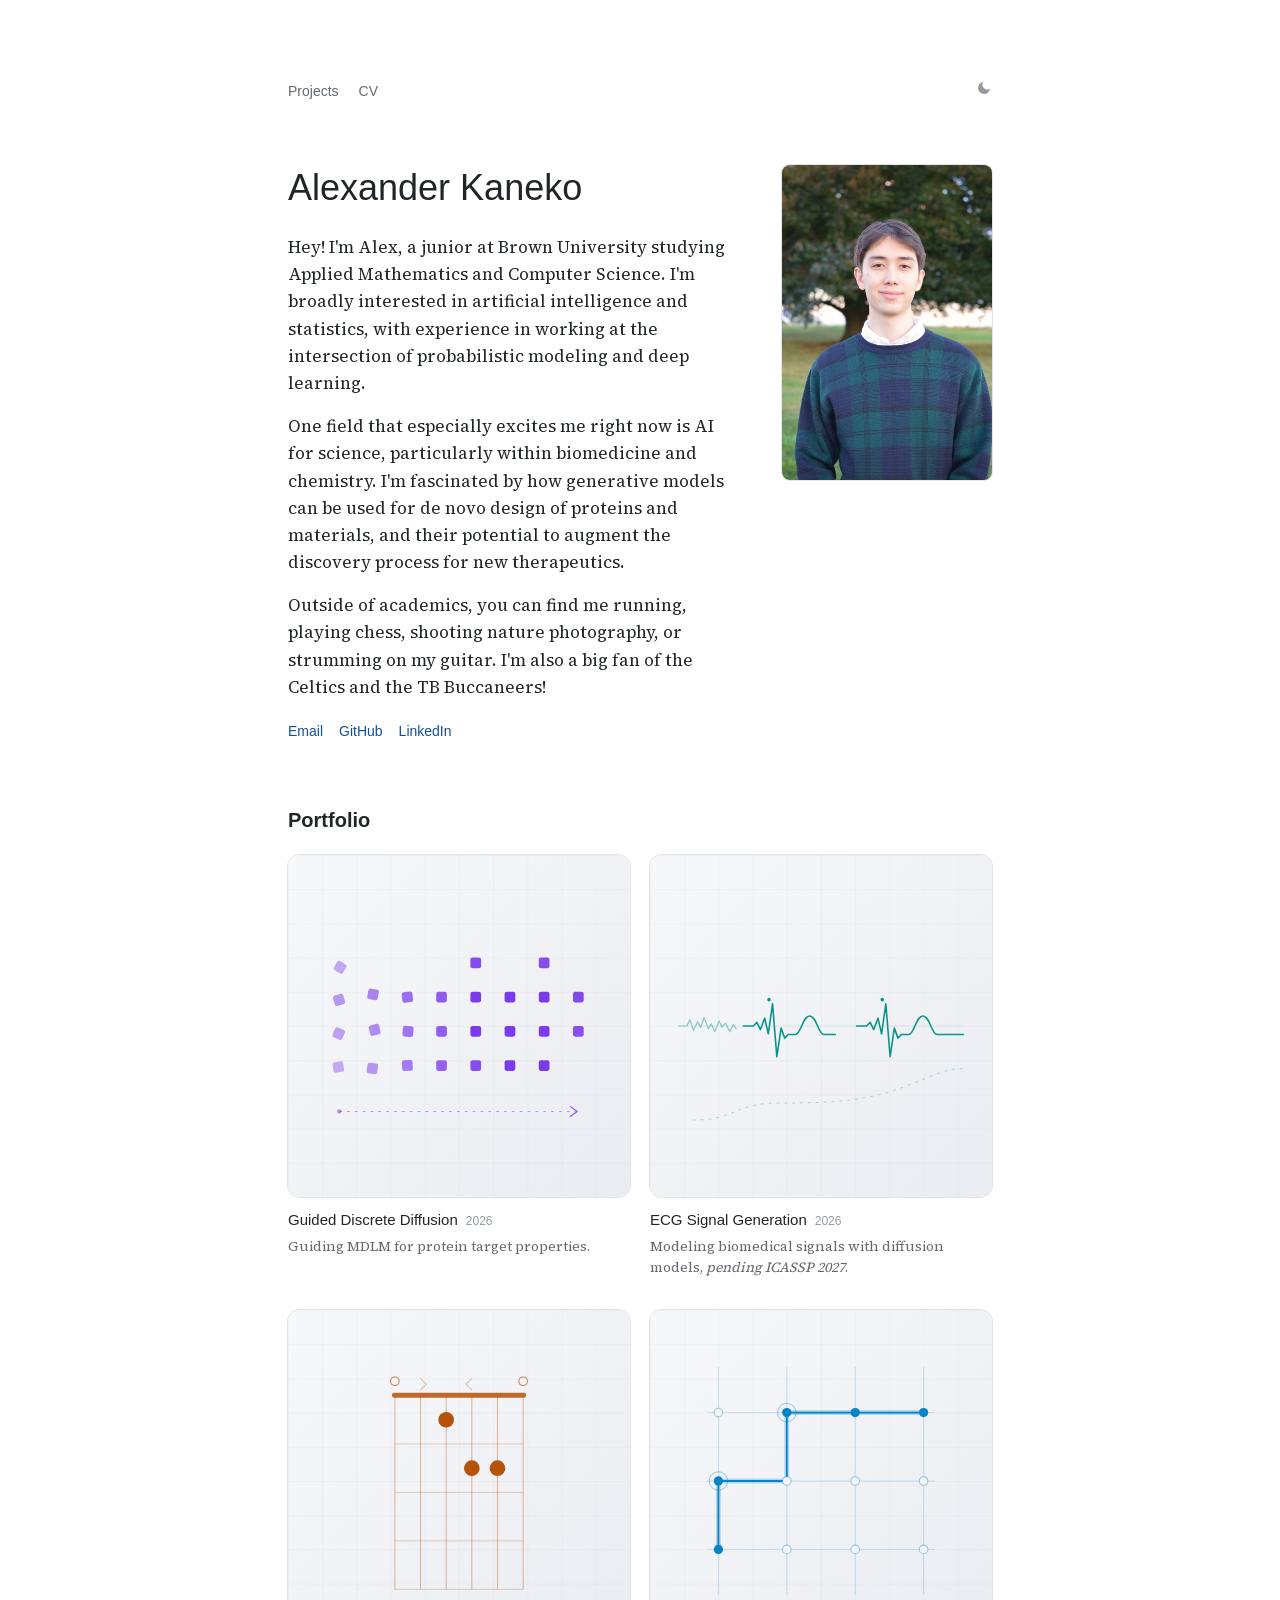
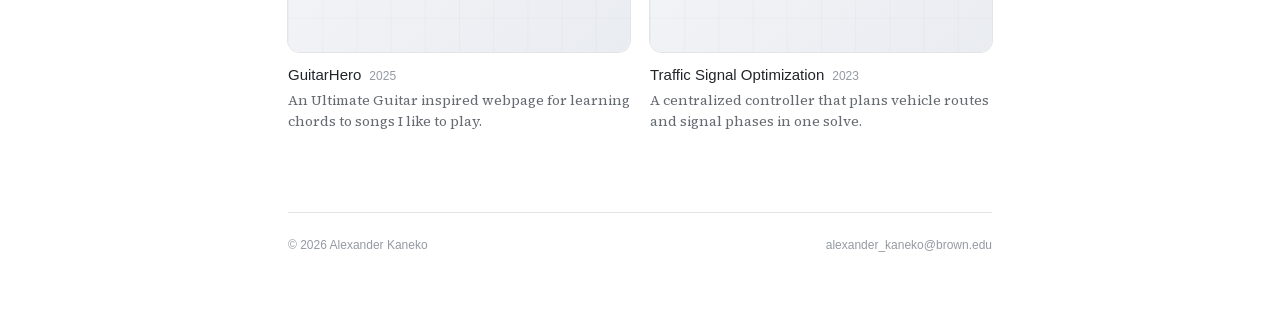
<file: index.html>
<!DOCTYPE html><html lang="en" data-theme="light" class="source_serif_4_8bd87c57-module__OkbGFG__variable h-full antialiased"><head><meta charSet="utf-8"/><meta name="viewport" content="width=device-width, initial-scale=1"/><link rel="preload" href="/_next/static/media/68d403cf9f2c68c5-s.p.20at88_q9f_kt.woff2" as="font" crossorigin="" type="font/woff2"/><link rel="preload" as="image" href="/photo_3.jpg"/><link rel="stylesheet" href="/_next/static/chunks/38unqqpps5qfg.css" data-precedence="next"/><link rel="preload" as="script" fetchPriority="low" href="/_next/static/chunks/3s6nzrbk-8mnv.js"/><script src="/_next/static/chunks/19mx3mg6lkumu.js" async=""></script><script src="/_next/static/chunks/1mkbuudhndal5.js" async=""></script><script src="/_next/static/chunks/344n2zhqbh4pn.js" async=""></script><script src="/_next/static/chunks/turbopack-0bv4xkzom9o-x.js" async=""></script><script src="/_next/static/chunks/3fntmmi971322.js" async="" crossorigin=""></script><script src="/_next/static/chunks/0cp7o8g415g0x.js" async="" crossorigin=""></script><title>Alexander Kaneko</title><meta name="description" content="Applied Mathematics and Computer Science student at Brown University."/><link rel="icon" href="/favicon.ico?favicon.17kak22uxoi-9.ico" sizes="48x48" type="image/x-icon"/><link rel="icon" href="/icon.svg?icon.2dyegckhurt3d.svg" sizes="any" type="image/svg+xml"/><link rel="apple-touch-icon" href="/apple-icon.png?apple-icon.251t3axmcei3p.png" sizes="180x180" type="image/png"/><meta name="next-size-adjust" content=""/><script>(function(){try{var t=localStorage.getItem("theme");if(t)document.documentElement.setAttribute("data-theme",t)}catch(e){}})()</script><script src="/_next/static/chunks/0cz1d0mv5g_q7.js" noModule=""></script></head><body class="min-h-full flex flex-col bg-canvas text-ink font-sans"><div hidden=""><!--$--><!--/$--></div><main class="mx-auto w-full max-w-[47rem] px-6 py-14 sm:py-20"><nav class="flex items-center gap-5 text-sm mb-16"><a href="#projects" class="text-muted hover:text-ink transition-colors">Projects</a><a href="/My_resume.pdf" class="text-muted hover:text-ink transition-colors">CV</a><span class="ml-auto"><button aria-label="Toggle dark mode" class="text-faint hover:text-ink transition-colors cursor-pointer"><svg class="w-4 h-4" viewBox="0 0 24 24" fill="currentColor"><path d="M21 12.79A9 9 0 1111.21 3 7 7 0 0021 12.79z"></path></svg></button></span></nav><header class="flex flex-col-reverse sm:flex-row sm:items-start gap-8 sm:gap-11"><div class="flex-1 min-w-0"><h1 class="text-[2rem] sm:text-[2.25rem] font-medium leading-tight">Alexander Kaneko</h1><p class="mt-6 font-serif text-[17px] leading-[1.6] text-ink">Hey! I&#x27;m Alex, a junior at<!-- --> <span class="text-ink">Brown University</span> <!-- -->studying Applied Mathematics and Computer Science. I&#x27;m broadly interested in artificial intelligence and statistics, with experience in working at the intersection of probabilistic modeling and deep learning.</p><p class="mt-4 font-serif text-[17px] leading-[1.6] text-ink">One field that especially excites me right now is AI for science, particularly within biomedicine and chemistry. I&#x27;m fascinated by how generative models can be used for de novo design of proteins and materials, and their potential to augment the discovery process for new therapeutics.</p><p class="mt-4 font-serif text-[17px] leading-[1.6] text-ink">Outside of academics, you can find me running, playing chess, shooting nature photography, or strumming on my guitar. I&#x27;m also a big fan of the Celtics and the TB Buccaneers!</p><div class="mt-5 flex flex-wrap gap-x-4 gap-y-1 text-sm"><a href="mailto:alexander_kaneko@brown.edu" class="text-accent hover:underline underline-offset-4">Email</a><a href="https://github.com/kaneko29" class="text-accent hover:underline underline-offset-4">GitHub</a><a href="https://www.linkedin.com/in/alexkaneko/" class="text-accent hover:underline underline-offset-4">LinkedIn</a></div></div><div class="shrink-0 w-44 sm:w-[210px] mx-auto sm:mx-0"><div class="aspect-[2/3] rounded-lg overflow-hidden ring-1 ring-line"><img alt="Alexander Kaneko" width="620" height="930" decoding="async" data-nimg="1" class="w-full h-full object-cover" style="color:transparent" src="/photo_3.jpg"/></div></div></header><section id="projects" class="mt-16 scroll-mt-8"><h2 class="text-[20px] font-semibold text-ink mb-5">Portfolio</h2><div class="grid grid-cols-1 sm:grid-cols-2 gap-x-5 gap-y-8"><a class="group block" href="/projects/guided-discrete-diffusion/"><div class="aspect-square rounded-xl overflow-hidden ring-1 ring-line"><svg viewBox="0 0 480 480" preserveAspectRatio="xMidYMid slice" class="w-full h-full [--c:#7c3aed] dark:[--c:#a78bfa] transition-transform duration-300 group-hover:scale-[1.03]" aria-hidden="true"><defs><linearGradient id="bg-guided-discrete-diffusion" x1="0" y1="0" x2="1" y2="1"><stop offset="0" style="stop-color:var(--cover-from)"></stop><stop offset="1" style="stop-color:var(--cover-to)"></stop></linearGradient><pattern id="grid-guided-discrete-diffusion" width="48" height="48" patternUnits="userSpaceOnUse"><path d="M48 0H0V48" fill="none" stroke="var(--cover-grid)" stroke-width="1"></path></pattern></defs><rect width="480" height="480" fill="url(#bg-guided-discrete-diffusion)"></rect><rect width="480" height="480" fill="url(#grid-guided-discrete-diffusion)"></rect><g fill="var(--c)"><rect x="64" y="196" width="15" height="15" rx="3" opacity="0.5" transform="rotate(-17 71 203)"></rect><rect x="64" y="243" width="15" height="15" rx="3" opacity="0.45" transform="rotate(24 71 250)"></rect><rect x="63" y="290" width="15" height="15" rx="3" opacity="0.4" transform="rotate(-9 70 297)"></rect><rect x="66" y="150" width="15" height="15" rx="3" opacity="0.42" transform="rotate(31 73 157)"></rect><rect x="112" y="188" width="15" height="15" rx="3" opacity="0.6" transform="rotate(11 119 195)"></rect><rect x="114" y="238" width="15" height="15" rx="3" opacity="0.55" transform="rotate(-14 121 245)"></rect><rect x="111" y="292" width="15" height="15" rx="3" opacity="0.5" transform="rotate(8 118 299)"></rect><rect x="160" y="192" width="15" height="15" rx="3" opacity="0.72" transform="rotate(-6 167 199)"></rect><rect x="161" y="240" width="15" height="15" rx="3" opacity="0.68" transform="rotate(5 168 247)"></rect><rect x="160" y="288" width="15" height="15" rx="3" opacity="0.64" transform="rotate(-3 167 295)"></rect><rect x="208" y="192" width="15" height="15" rx="3" opacity="0.82"></rect><rect x="208" y="240" width="15" height="15" rx="3" opacity="0.8"></rect><rect x="208" y="288" width="15" height="15" rx="3" opacity="0.78"></rect><rect x="256" y="144" width="15" height="15" rx="3" opacity="0.9"></rect><rect x="256" y="192" width="15" height="15" rx="3" opacity="1"></rect><rect x="256" y="240" width="15" height="15" rx="3" opacity="1"></rect><rect x="256" y="288" width="15" height="15" rx="3" opacity="0.9"></rect><rect x="304" y="192" width="15" height="15" rx="3" opacity="1"></rect><rect x="304" y="240" width="15" height="15" rx="3" opacity="1"></rect><rect x="304" y="288" width="15" height="15" rx="3" opacity="1"></rect><rect x="352" y="144" width="15" height="15" rx="3" opacity="0.9"></rect><rect x="352" y="192" width="15" height="15" rx="3" opacity="1"></rect><rect x="352" y="240" width="15" height="15" rx="3" opacity="1"></rect><rect x="352" y="288" width="15" height="15" rx="3" opacity="1"></rect><rect x="400" y="192" width="15" height="15" rx="3" opacity="0.92"></rect><rect x="400" y="240" width="15" height="15" rx="3" opacity="0.88"></rect></g><path d="M72 360C168 360 300 360 404 360" fill="none" stroke="var(--c)" stroke-opacity=".5" stroke-width="1.5" stroke-dasharray="4 7"></path><path d="M396 353l10 7-10 7" fill="none" stroke="var(--c)" stroke-opacity=".8" stroke-width="1.5" stroke-linecap="round" stroke-linejoin="round"></path><circle cx="72" cy="360" r="3" fill="var(--c)" fill-opacity=".55"></circle></svg></div><div class="mt-3 flex items-baseline gap-2"><h3 class="text-[15px] font-medium group-hover:text-accent transition-colors">Guided Discrete Diffusion</h3><span class="text-xs text-faint">2026</span></div><p class="mt-1 font-serif text-[14px] leading-[1.5] text-muted">Guiding MDLM for protein target properties.</p></a><a class="group block" href="/projects/ecg-signal-generation/"><div class="aspect-square rounded-xl overflow-hidden ring-1 ring-line"><svg viewBox="0 0 480 480" preserveAspectRatio="xMidYMid slice" class="w-full h-full [--c:#0d9488] dark:[--c:#2dd4bf] transition-transform duration-300 group-hover:scale-[1.03]" aria-hidden="true"><defs><linearGradient id="bg-ecg-signal-generation" x1="0" y1="0" x2="1" y2="1"><stop offset="0" style="stop-color:var(--cover-from)"></stop><stop offset="1" style="stop-color:var(--cover-to)"></stop></linearGradient><pattern id="grid-ecg-signal-generation" width="48" height="48" patternUnits="userSpaceOnUse"><path d="M48 0H0V48" fill="none" stroke="var(--cover-grid)" stroke-width="1"></path></pattern></defs><rect width="480" height="480" fill="url(#bg-ecg-signal-generation)"></rect><rect width="480" height="480" fill="url(#grid-ecg-signal-generation)"></rect><line x1="40" y1="240" x2="440" y2="240" stroke="var(--c)" stroke-opacity=".14" stroke-width="1"></line><path d="M40 240h12l4-9 5 15 6-12 4 8 5-14 6 16 4-7 5 11 6-15 4 9 5-6 6 12 5-10 4 6" fill="none" stroke="var(--c)" stroke-opacity=".45" stroke-width="1.75" stroke-linecap="round" stroke-linejoin="round"></path><path d="M131 240h14l5-5 5 10 6-16 5 22 6-42 6 74 6-40 5 14 5-5h10c8 0 10-26 20-26s12 26 20 26h16" fill="none" stroke="var(--c)" stroke-width="2.25" stroke-linecap="round" stroke-linejoin="round"></path><path d="M290 240h14l5-5 5 10 6-16 5 22 6-42 6 74 6-40 5 14 5-5h10c8 0 10-26 20-26s12 26 20 26h37" fill="none" stroke="var(--c)" stroke-width="2.25" stroke-linecap="round" stroke-linejoin="round"></path><g fill="var(--c)"><circle cx="167" cy="203" r="2.5"></circle><circle cx="326" cy="203" r="2.5"></circle></g><path d="M60 372c60 0 60-24 120-24s120 0 180-24 60-24 80-24" fill="none" stroke="var(--c)" stroke-opacity=".3" stroke-width="1.5" stroke-dasharray="4 7"></path></svg></div><div class="mt-3 flex items-baseline gap-2"><h3 class="text-[15px] font-medium group-hover:text-accent transition-colors">ECG Signal Generation</h3><span class="text-xs text-faint">2026</span></div><p class="mt-1 font-serif text-[14px] leading-[1.5] text-muted">Modeling biomedical signals with diffusion models, <em>pending ICASSP 2027</em>.</p></a><a class="group block" href="/projects/guitarhero/"><div class="aspect-square rounded-xl overflow-hidden ring-1 ring-line"><svg viewBox="0 0 480 480" preserveAspectRatio="xMidYMid slice" class="w-full h-full [--c:#b45309] dark:[--c:#f59e0b] transition-transform duration-300 group-hover:scale-[1.03]" aria-hidden="true"><defs><linearGradient id="bg-guitarhero" x1="0" y1="0" x2="1" y2="1"><stop offset="0" style="stop-color:var(--cover-from)"></stop><stop offset="1" style="stop-color:var(--cover-to)"></stop></linearGradient><pattern id="grid-guitarhero" width="48" height="48" patternUnits="userSpaceOnUse"><path d="M48 0H0V48" fill="none" stroke="var(--cover-grid)" stroke-width="1"></path></pattern></defs><rect width="480" height="480" fill="url(#bg-guitarhero)"></rect><rect width="480" height="480" fill="url(#grid-guitarhero)"></rect><g stroke="var(--c)" stroke-opacity=".45" stroke-width="1.25"><line x1="150" y1="120" x2="150" y2="392"></line><line x1="186" y1="120" x2="186" y2="392"></line><line x1="222" y1="120" x2="222" y2="392"></line><line x1="258" y1="120" x2="258" y2="392"></line><line x1="294" y1="120" x2="294" y2="392"></line><line x1="330" y1="120" x2="330" y2="392"></line></g><rect x="146" y="116" width="188" height="7" rx="2.5" fill="var(--c)" fill-opacity=".85"></rect><g stroke="var(--c)" stroke-opacity=".3" stroke-width="1.25"><line x1="150" y1="188" x2="330" y2="188"></line><line x1="150" y1="256" x2="330" y2="256"></line><line x1="150" y1="324" x2="330" y2="324"></line><line x1="150" y1="392" x2="330" y2="392"></line></g><g fill="var(--c)"><circle cx="222" cy="154" r="11"></circle><circle cx="258" cy="222" r="11"></circle><circle cx="294" cy="222" r="11"></circle></g><g fill="none" stroke="var(--c)" stroke-opacity=".7" stroke-width="1.5"><circle cx="150" cy="100" r="6"></circle><circle cx="330" cy="100" r="6"></circle></g><path d="M186 96l8 8-8 8M258 96l-8 8 8 8" fill="none" stroke="var(--c)" stroke-opacity=".35" stroke-width="1.5" stroke-linecap="round" stroke-linejoin="round"></path></svg></div><div class="mt-3 flex items-baseline gap-2"><h3 class="text-[15px] font-medium group-hover:text-accent transition-colors">GuitarHero</h3><span class="text-xs text-faint">2025</span></div><p class="mt-1 font-serif text-[14px] leading-[1.5] text-muted">An Ultimate Guitar inspired webpage for learning chords to songs I like to play.</p></a><a class="group block" href="/projects/traffic-signal-optimization/"><div class="aspect-square rounded-xl overflow-hidden ring-1 ring-line"><svg viewBox="0 0 480 480" preserveAspectRatio="xMidYMid slice" class="w-full h-full [--c:#0284c7] dark:[--c:#38bdf8] transition-transform duration-300 group-hover:scale-[1.03]" aria-hidden="true"><defs><linearGradient id="bg-traffic-signal-optimization" x1="0" y1="0" x2="1" y2="1"><stop offset="0" style="stop-color:var(--cover-from)"></stop><stop offset="1" style="stop-color:var(--cover-to)"></stop></linearGradient><pattern id="grid-traffic-signal-optimization" width="48" height="48" patternUnits="userSpaceOnUse"><path d="M48 0H0V48" fill="none" stroke="var(--cover-grid)" stroke-width="1"></path></pattern></defs><rect width="480" height="480" fill="url(#bg-traffic-signal-optimization)"></rect><rect width="480" height="480" fill="url(#grid-traffic-signal-optimization)"></rect><g stroke="var(--c)" stroke-opacity=".22" stroke-width="1.25"><line x1="96" y1="80" x2="96" y2="400"></line><line x1="192" y1="80" x2="192" y2="400"></line><line x1="288" y1="80" x2="288" y2="400"></line><line x1="384" y1="80" x2="384" y2="400"></line><line x1="80" y1="144" x2="400" y2="144"></line><line x1="80" y1="240" x2="400" y2="240"></line><line x1="80" y1="336" x2="400" y2="336"></line></g><path d="M96 336V240h96v-96h192" fill="none" stroke="var(--c)" stroke-opacity=".25" stroke-width="7" stroke-linecap="round" stroke-linejoin="round"></path><path d="M96 336V240h96v-96h192" fill="none" stroke="var(--c)" stroke-width="2.5" stroke-linecap="round" stroke-linejoin="round"></path><g fill="var(--cover-node)" stroke="var(--c)" stroke-width="1.5" stroke-opacity=".4"><circle cx="96" cy="144" r="6"></circle><circle cx="288" cy="240" r="6"></circle><circle cx="384" cy="240" r="6"></circle><circle cx="192" cy="336" r="6"></circle><circle cx="288" cy="336" r="6"></circle><circle cx="384" cy="336" r="6"></circle><circle cx="192" cy="240" r="6"></circle></g><g fill="var(--c)"><circle cx="96" cy="240" r="6.5"></circle><circle cx="192" cy="144" r="6.5"></circle><circle cx="288" cy="144" r="6.5"></circle><circle cx="384" cy="144" r="6.5"></circle><circle cx="96" cy="336" r="6.5"></circle></g><g fill="none" stroke="var(--c)" stroke-opacity=".45" stroke-width="1.25"><circle cx="192" cy="144" r="13"></circle><circle cx="96" cy="240" r="13"></circle></g></svg></div><div class="mt-3 flex items-baseline gap-2"><h3 class="text-[15px] font-medium group-hover:text-accent transition-colors">Traffic Signal Optimization</h3><span class="text-xs text-faint">2023</span></div><p class="mt-1 font-serif text-[14px] leading-[1.5] text-muted">A centralized controller that plans vehicle routes and signal phases in one solve.</p></a></div></section><footer class="mt-20 pt-6 border-t border-line flex items-center justify-between text-xs text-faint"><span>© <!-- -->2026<!-- --> Alexander Kaneko</span><a href="mailto:alexander_kaneko@brown.edu" class="hover:text-muted transition-colors">alexander_kaneko@brown.edu</a></footer></main><!--$--><!--/$--><script src="/_next/static/chunks/3s6nzrbk-8mnv.js" id="_R_" async=""></script><script>(self.__next_f=self.__next_f||[]).push([0])</script><script>self.__next_f.push([1,"1:\"$Sreact.fragment\"\n2:I[39756,[\"/_next/static/chunks/3fntmmi971322.js\"],\"default\"]\n3:I[37457,[\"/_next/static/chunks/3fntmmi971322.js\"],\"default\"]\n4:I[31722,[\"/_next/static/chunks/3fntmmi971322.js\",\"/_next/static/chunks/0cp7o8g415g0x.js\"],\"ThemeToggle\"]\ne:I[68027,[\"/_next/static/chunks/3fntmmi971322.js\"],\"default\",1]\n:HL[\"/_next/static/chunks/38unqqpps5qfg.css\",\"style\"]\n:HL[\"/_next/static/media/68d403cf9f2c68c5-s.p.20at88_q9f_kt.woff2\",\"font\",{\"crossOrigin\":\"\",\"type\":\"font/woff2\"}]\n0:{\"P\":null,\"c\":[\"\",\"\"],\"q\":\"\",\"i\":false,\"f\":[[[\"\",{\"children\":[\"__PAGE__\",{},\"$undefined\",\"$undefined\",4608]},\"$undefined\",\"$undefined\",4624],[[\"$\",\"$1\",\"c\",{\"children\":[[[\"$\",\"link\",\"0\",{\"rel\":\"stylesheet\",\"href\":\"/_next/static/chunks/38unqqpps5qfg.css\",\"precedence\":\"next\",\"crossOrigin\":\"$undefined\",\"nonce\":\"$undefined\"}],[\"$\",\"script\",\"script-0\",{\"src\":\"/_next/static/chunks/3fntmmi971322.js\",\"async\":true,\"nonce\":\"$undefined\"}]],[\"$\",\"html\",null,{\"lang\":\"en\",\"data-theme\":\"light\",\"className\":\"source_serif_4_8bd87c57-module__OkbGFG__variable h-full antialiased\",\"suppressHydrationWarning\":true,\"children\":[[\"$\",\"head\",null,{\"children\":[\"$\",\"script\",null,{\"dangerouslySetInnerHTML\":{\"__html\":\"(function(){try{var t=localStorage.getItem(\\\"theme\\\");if(t)document.documentElement.setAttribute(\\\"data-theme\\\",t)}catch(e){}})()\"}}]}],[\"$\",\"body\",null,{\"className\":\"min-h-full flex flex-col bg-canvas text-ink font-sans\",\"children\":[\"$\",\"$L2\",null,{\"parallelRouterKey\":\"children\",\"error\":\"$undefined\",\"errorStyles\":\"$undefined\",\"errorScripts\":\"$undefined\",\"template\":[\"$\",\"$L3\",null,{}],\"templateStyles\":\"$undefined\",\"templateScripts\":\"$undefined\",\"notFound\":[[[\"$\",\"title\",null,{\"children\":\"404: This page could not be found.\"}],[\"$\",\"div\",null,{\"style\":{\"fontFamily\":\"system-ui,\\\"Segoe UI\\\",Roboto,Helvetica,Arial,sans-serif,\\\"Apple Color Emoji\\\",\\\"Segoe UI Emoji\\\"\",\"height\":\"100vh\",\"textAlign\":\"center\",\"display\":\"flex\",\"flexDirection\":\"column\",\"alignItems\":\"center\",\"justifyContent\":\"center\"},\"children\":[\"$\",\"div\",null,{\"children\":[[\"$\",\"style\",null,{\"dangerouslySetInnerHTML\":{\"__html\":\"body{color:#000;background:#fff;margin:0}.next-error-h1{border-right:1px solid rgba(0,0,0,.3)}@media (prefers-color-scheme:dark){body{color:#fff;background:#000}.next-error-h1{border-right:1px solid rgba(255,255,255,.3)}}\"}}],[\"$\",\"h1\",null,{\"className\":\"next-error-h1\",\"style\":{\"display\":\"inline-block\",\"margin\":\"0 20px 0 0\",\"padding\":\"0 23px 0 0\",\"fontSize\":24,\"fontWeight\":500,\"verticalAlign\":\"top\",\"lineHeight\":\"49px\"},\"children\":404}],[\"$\",\"div\",null,{\"style\":{\"display\":\"inline-block\"},\"children\":[\"$\",\"h2\",null,{\"style\":{\"fontSize\":14,\"fontWeight\":400,\"lineHeight\":\"49px\",\"margin\":0},\"children\":\"This page could not be found.\"}]}]]}]}]],[]],\"forbidden\":\"$undefined\",\"unauthorized\":\"$undefined\"}]}]]}]]}],{\"children\":[[\"$\",\"$1\",\"c\",{\"children\":[[\"$\",\"main\",null,{\"className\":\"mx-auto w-full max-w-[47rem] px-6 py-14 sm:py-20\",\"children\":[[\"$\",\"nav\",null,{\"className\":\"flex items-center gap-5 text-sm mb-16\",\"children\":[[[\"$\",\"a\",\"#projects\",{\"href\":\"#projects\",\"className\":\"text-muted hover:text-ink transition-colors\",\"children\":\"Projects\"}],[\"$\",\"a\",\"/My_resume.pdf\",{\"href\":\"/My_resume.pdf\",\"className\":\"text-muted hover:text-ink transition-colors\",\"children\":\"CV\"}]],[\"$\",\"span\",null,{\"className\":\"ml-auto\",\"children\":[\"$\",\"$L4\",null,{}]}]]}],[\"$\",\"header\",null,{\"className\":\"flex flex-col-reverse sm:flex-row sm:items-start gap-8 sm:gap-11\",\"children\":[[\"$\",\"div\",null,{\"className\":\"flex-1 min-w-0\",\"children\":[[\"$\",\"h1\",null,{\"className\":\"text-[2rem] sm:text-[2.25rem] font-medium leading-tight\",\"children\":\"Alexander Kaneko\"}],[\"$\",\"p\",null,{\"className\":\"mt-6 font-serif text-[17px] leading-[1.6] text-ink\",\"children\":[\"Hey! I'm Alex, a junior at\",\" \",[\"$\",\"span\",null,{\"className\":\"text-ink\",\"children\":\"Brown University\"}],\" \",\"studying Applied Mathematics and Computer Science. I'm broadly interested in artificial intelligence and statistics, with experience in working at the intersection of probabilistic modeling and deep learning.\"]}],[\"$\",\"p\",null,{\"className\":\"mt-4 font-serif text-[17px] leading-[1.6] text-ink\",\"children\":\"One field that especially excites me right now is AI for science, particularly within biomedicine and chemistry. I'm fascinated by how generative models can be used for de novo design of proteins and materials, and their potential to augment the discovery process for new therapeutics.\"}],[\"$\",\"p\",null,{\"className\":\"mt-4 font-serif text-[17px] leading-[1.6] text-ink\",\"children\":\"Outside of academics, you can find me running, playing chess, shooting nature photography, or strumming on my guitar. I'm also a big fan of the Celtics and the TB Buccaneers!\"}],[\"$\",\"div\",null,{\"className\":\"mt-5 flex flex-wrap gap-x-4 gap-y-1 text-sm\",\"children\":[\"$L5\",\"$L6\",\"$L7\"]}]]}],\"$L8\"]}],\"$L9\",\"$La\"]}],[\"$Lb\"],\"$Lc\"]}],{},null,false,null]},null,false,null],\"$Ld\",false]],\"m\":\"$undefined\",\"G\":[\"$e\",[\"$Lf\"]],\"S\":true,\"h\":null,\"r\":\"$undefined\",\"s\":\"$undefined\",\"a\":\"$undefined\",\"l\":\"$undefined\",\"p\":\"$undefined\",\"d\":\"$undefined\",\"b\":\"HRv_74ky8xHAzcx5VBNoW\"}\n10:I[5500,[\"/_next/static/chunks/3fntmmi971322.js\",\"/_next/static/chunks/0cp7o8g415g0x.js\"],\"Image\"]\n11:I[22016,[\"/_next/static/chunks/3fntmmi971322.js\",\"/_next/static/chunks/0cp7o8g415g0x.js\"],\"\"]\n15:I[97367,[\"/_next/static/chunks/3fntmmi971322.js\"],\"OutletBoundary\"]\n16:\"$Sreact.suspense\"\n18:I[97367,[\"/_next/static/chunks/3fntmmi971322.js\"],\"ViewportBoundary\"]\n1a:I[97367,[\"/_next/static/chunks/3fntmmi971322.js\"],\"MetadataBoundary\"]\n5:[\"$\",\"a\",\"Email\",{\"href\":\"mailto:alexander_kaneko@brown.edu\",\"className\":\"text-accent hover:underline underline-offset-4\",\"children\":\"Email\"}]\n6:[\"$\",\"a\",\"GitHub\",{\"href\":\"https://github.com/kaneko29\",\"className\":\"text-accent hover:underline underline-offset-4\",\"children\":\"GitHub\"}]\n7:[\"$\",\"a\",\"LinkedIn\",{\"href\":\"https://www.linkedin.com/in/alexkaneko/\",\"className\":\"text-accent hover:underline underline-offset-4\",\"children\":\"LinkedIn\"}]\n8:[\"$\",\"div\",null,{\"className\":\"shrink-0 w-44 sm:w-[210px] mx-auto sm:mx-0\",\"children\":[\"$\",\"div\",null,{\"className\":\"aspect-[2/3] rounded-lg overflow-hidden ring-1 ring-line\",\"children\":[\"$\",\"$L10\",null,{\"src\":\"/photo_3.jpg\",\"alt\":\"Alexander Kaneko\",\"width\":620,\"height\":930,\"priority\":true,\"className\":\"w-full h-full object-cover\"}]}]}]\n9:[\"$\",\"section\",null,{\"id\":\"projects\",\"className\":\"mt-16 scroll-mt-8\",\"children\":[[\"$\",\"h2\",null,{\"className\":\"text-[20px] font-semibold text-ink mb-5\",\"children\":\"Portfolio\"}],[\"$\",\"div\",null,{\"className\":\"grid grid-cols-1 sm:grid-cols-2 gap-x-5 gap-y-8\",\"children\":[[\"$\",\"$L11\",\"guided-discrete-diffusion\",{\"href\":\"/projects/guided-discrete-diffusion\",\"className\":\"group block\",\"children\":[[\"$\",\"div\",null,{\"className\":\"aspect-square rounded-xl overflow-hidden ring-1 ring-line\",\"children\":[\"$\",\"svg\",null,{\"viewBox\":\"0 0 480 480\",\"preserveAspectRatio\":\"xMidYMid slice\",\"className\":\"w-full h-full [--c:#7c3aed] dark:[--c:#a78bfa] transition-transform duration-300 group-hover:scale-[1.03]\",\"aria-hidden\":\"true\",\"children\":[[\"$\",\"defs\",null,{\"children\":[[\"$\",\"linearGradient\",null,{\"id\":\"bg-guided-discrete-diffusion\",\"x1\":\"0\",\"y1\":\"0\",\"x2\":\"1\",\"y2\":\"1\",\"children\":[[\"$\",\"stop\",null,{\"offset\":\"0\",\"style\":{\"stopColor\":\"var(--cover-from)\"}}],[\"$\",\"stop\",null,{\"offset\":\"1\",\"style\":{\"stopColor\":\"var(--cover-to)\"}}]]}],[\"$\",\"pattern\",null,{\"id\":\"grid-guided-discrete-diffusion\",\"width\":\"48\",\"height\":\"48\",\"patternUnits\":\"userSpaceOnUse\",\"children\":[\"$\",\"path\",null,{\"d\":\"M48 0H0V48\",\"fill\":\"none\",\"stroke\":\"var(--cover-grid)\",\"strokeWidth\":\"1\"}]}]]}],[\"$\",\"rect\",null,{\"width\":\"480\",\"height\":\"480\",\"fill\":\"url(#bg-guided-discrete-diffusion)\"}],[\"$\",\"rect\",null,{\"width\":\"480\",\"height\":\"480\",\"fill\":\"url(#grid-guided-discrete-diffusion)\"}],[[\"$\",\"g\",null,{\"fill\":\"var(--c)\",\"children\":[[\"$\",\"rect\",\"64-196\",{\"x\":64,\"y\":196,\"width\":\"15\",\"height\":\"15\",\"rx\":\"3\",\"opacity\":0.5,\"transform\":\"rotate(-17 71 203)\"}],[\"$\",\"rect\",\"64-243\",{\"x\":64,\"y\":243,\"width\":\"15\",\"height\":\"15\",\"rx\":\"3\",\"opacity\":0.45,\"transform\":\"rotate(24 71 250)\"}],[\"$\",\"rect\",\"63-290\",{\"x\":63,\"y\":290,\"width\":\"15\",\"height\":\"15\",\"rx\":\"3\",\"opacity\":0.4,\"transform\":\"rotate(-9 70 297)\"}],[\"$\",\"rect\",\"66-150\",{\"x\":66,\"y\":150,\"width\":\"15\",\"height\":\"15\",\"rx\":\"3\",\"opacity\":0.42,\"transform\":\"rotate(31 73 157)\"}],[\"$\",\"rect\",\"112-188\",{\"x\":112,\"y\":188,\"width\":\"15\",\"height\":\"15\",\"rx\":\"3\",\"opacity\":0.6,\"transform\":\"rotate(11 119 195)\"}],[\"$\",\"rect\",\"114-238\",{\"x\":114,\"y\":238,\"width\":\"15\",\"height\":\"15\",\"rx\":\"3\",\"opacity\":0.55,\"transform\":\"rotate(-14 121 245)\"}],[\"$\",\"rect\",\"111-292\",{\"x\":111,\"y\":292,\"width\":\"15\",\"height\":\"15\",\"rx\":\"3\",\"opacity\":0.5,\"transform\":\"rotate(8 118 299)\"}],[\"$\",\"rect\",\"160-192\",{\"x\":160,\"y\":192,\"width\":\"15\",\"height\":\"15\",\"rx\":\"3\",\"opacity\":0.72,\"transform\":\"rotate(-6 167 199)\"}],[\"$\",\"rect\",\"161-240\",{\"x\":161,\"y\":240,\"width\":\"15\",\"height\":\"15\",\"rx\":\"3\",\"opacity\":0.68,\"transform\":\"rotate(5 168 247)\"}],[\"$\",\"rect\",\"160-288\",{\"x\":160,\"y\":288,\"width\":\"15\",\"height\":\"15\",\"rx\":\"3\",\"opacity\":0.64,\"transform\":\"rotate(-3 167 295)\"}],[\"$\",\"rect\",\"208-192\",{\"x\":208,\"y\":192,\"width\":\"15\",\"height\":\"15\",\"rx\":\"3\",\"opacity\":0.82,\"transform\":\"$undefined\"}],[\"$\",\"rect\",\"208-240\",{\"x\":208,\"y\":240,\"width\":\"15\",\"height\":\"15\",\"rx\":\"3\",\"opacity\":0.8,\"transform\":\"$undefined\"}],[\"$\",\"rect\",\"208-288\",{\"x\":208,\"y\":288,\"width\":\"15\",\"height\":\"15\",\"rx\":\"3\",\"opacity\":0.78,\"transform\":\"$undefined\"}],[\"$\",\"rect\",\"256-144\",{\"x\":256,\"y\":144,\"width\":\"15\",\"height\":\"15\",\"rx\":\"3\",\"opacity\":0.9,\"transform\":\"$undefined\"}],[\"$\",\"rect\",\"256-192\",{\"x\":256,\"y\":192,\"width\":\"15\",\"height\":\"15\",\"rx\":\"3\",\"opacity\":1,\"transform\":\"$undefined\"}],[\"$\",\"rect\",\"256-240\",{\"x\":256,\"y\":240,\"width\":\"15\",\"height\":\"15\",\"rx\":\"3\",\"opacity\":1,\"transform\":\"$undefined\"}],[\"$\",\"rect\",\"256-288\",{\"x\":256,\"y\":288,\"width\":\"15\",\"height\":\"15\",\"rx\":\"3\",\"opacity\":0.9,\"transform\":\"$undefined\"}],[\"$\",\"rect\",\"304-192\",{\"x\":304,\"y\":192,\"width\":\"15\",\"height\":\"15\",\"rx\":\"3\",\"opacity\":1,\"transform\":\"$undefined\"}],[\"$\",\"rect\",\"304-240\",{\"x\":304,\"y\":240,\"width\":\"15\",\"height\":\"15\",\"rx\":\"3\",\"opacity\":1,\"transform\":\"$undefined\"}],[\"$\",\"rect\",\"304-288\",{\"x\":304,\"y\":288,\"width\":\"15\",\"height\":\"15\",\"rx\":\"3\",\"opacity\":1,\"transform\":\"$undefined\"}],[\"$\",\"rect\",\"352-144\",{\"x\":352,\"y\":144,\"width\":\"15\",\"height\":\"15\",\"rx\":\"3\",\"opacity\":0.9,\"transform\":\"$undefined\"}],[\"$\",\"rect\",\"352-192\",{\"x\":352,\"y\":192,\"width\":\"15\",\"height\":\"15\",\"rx\":\"3\",\"opacity\":1,\"transform\":\"$undefined\"}],[\"$\",\"rect\",\"352-240\",{\"x\":352,\"y\":240,\"width\":\"15\",\"height\":\"15\",\"rx\":\"3\",\"opacity\":1,\"transform\":\"$undefined\"}],[\"$\",\"rect\",\"352-288\",{\"x\":352,\"y\":288,\"width\":\"15\",\"height\":\"15\",\"rx\":\"3\",\"opacity\":1,\"transform\":\"$undefined\"}],[\"$\",\"rect\",\"400-192\",{\"x\":400,\"y\":192,\"width\":\"15\",\"height\":\"15\",\"rx\":\"3\",\"opacity\":0.92,\"transform\":\"$undefined\"}],[\"$\",\"rect\",\"400-240\",{\"x\":400,\"y\":240,\"width\":\"15\",\"height\":\"15\",\"rx\":\"3\",\"opacity\":0.88,\"transform\":\"$undefined\"}]]}],[\"$\",\"path\",null,{\"d\":\"M72 360C168 360 300 360 404 360\",\"fill\":\"none\",\"stroke\":\"var(--c)\",\"strokeOpacity\":\".5\",\"strokeWidth\":\"1.5\",\"strokeDasharray\":\"4 7\"}],[\"$\",\"path\",null,{\"d\":\"M396 353l10 7-10 7\",\"fill\":\"none\",\"stroke\":\"var(--c)\",\"strokeOpacity\":\".8\",\"strokeWidth\":\"1.5\",\"strokeLinecap\":\"round\",\"strokeLinejoin\":\"round\"}],[\"$\",\"circle\",null,{\"cx\":\"72\",\"cy\":\"360\",\"r\":\"3\",\"fill\":\"var(--c)\",\"fillOpacity\":\".55\"}]]]}]}],[\"$\",\"div\",null,{\"className\":\"mt-3 flex items-baseline gap-2\",\"children\":[[\"$\",\"h3\",null,{\"className\":\"text-[15px] font-medium group-hover:text-accent transition-colors\",\"children\":\"Guided Discrete Diffusion\"}],[\"$\",\"span\",null,{\"className\":\"text-xs text-faint\",\"children\":\"2026\"}]]}],[\"$\",\"p\",null,{\"className\":\"mt-1 font-serif text-[14px] leading-[1.5] text-muted\",\"children\":[\"Guiding MDLM for protein target properties.\"]}]]}],\"$L12\",\"$L13\",\"$L14\"]}]]}]\na:[\"$\",\"footer\",null,{\"className\":\"mt-20 pt-6 border-t border-line flex items-center justify-between text-xs text-faint\",\"children\":[[\"$\",\"span\",null,{\"children\":[\"© \",2026,\" Alexander Kaneko\"]}],[\"$\",\"a\",null,{\"href\":\"mailto:alexander_kaneko@brown.edu\",\"className\":\"hover:text-muted transition-colors\",\"children\":\"alexander_kaneko@brown.edu\"}]]}]\nb:[\"$\",\"script\",\"script-0\",{\"src\":\"/_next/static/chunks/0cp7o8g415g0x.js\",\"async\":true,\"nonce\":\"$undefined\"}]\nc:[\"$\",\"$L15\",null,{\"children\":[\"$\",\"$16\",null,{\"name\":\"Next.MetadataOutlet\",\"children\":\"$@17\"}]}]\nd:[\"$\",\"$1\",\"h\",{\"children\":[null,[\"$\",\"$L18\",null,{\"children\":\"$L19\"}],[\"$\",\"div\",null,{\"hidden\":true,\"children\":[\"$\",\"$L1a\",null,{\"children\":[\"$\",\"$16\",null,{\"name\":\"Next.Metadata\",\"children\":\"$L1b\"}]}]}],[\"$\",\"meta\",null,{\"name\":\"next-size-adjust\",\"content\":\"\"}]]}]\nf:[\"$\",\"link\",\"0\",{\"rel\":\"stylesheet\",\"href\":\"/_next/static/chunks/38unqqpps5qfg.css\",\"precedence\":\"next\",\"crossOrigin\":\"$undefined\",\"nonce\":\"$undefined\"}]\n12:[\"$\",\"$L11\",\"ecg-signal-generation\",{\"href\":\"/projects/ecg-signal-generation\",\"className\":\"group block\",\"children\":[[\"$\",\"div\",null,{\"className\":\"aspect-square rounded-xl overflow-hidden ring-1 ring-line\",\"children\":[\"$\",\"svg\",null,{\"viewBox\":\"0 0 480 480\",\"preserveAspectRatio\":\"xMidYMid slice\",\"className\":\"w-full h-full [--c:#0d9488] dark:[--c:#2dd4bf] transition-transform duration-300 group-hover:scale-[1.03]\",\"aria-hidden\":\"true\",\"children\":[[\"$\",\"defs\",null,{\"children\":[[\"$\",\"linearGradient\",null,{\"id\":\"bg-ecg-signal-generation\",\"x1\":\"0\",\"y1\":\"0\",\"x2\":\"1\",\"y2\":\"1\",\"children\":[[\"$\",\"stop\",null,{\"offset\":\"0\",\"style\":{\"stopColor\":\"var(--cover-from)\"}}],[\"$\",\"stop\",null,{\"offset\":\"1\",\"style\":{\"stopColor\":\"var(--cover-to)\"}}]]}],[\"$\",\"pattern\",null,{\"id\":\"grid-ecg-signal-generation\",\"width\":\"48\",\"height\":\"48\",\"patternUnits\":\"userSpaceOnUse\",\"children\":[\"$\",\"path\",null,{\"d\":\"M48 0H0V48\",\"fill\":\"none\",\"stroke\":\"var(--cover-grid)\",\"strokeWidth\":\"1\"}]}]]}],[\"$\",\"rect\",null,{\"width\":\"480\",\"height\":\"480\",\"fill\":\"url(#bg-ecg-signal-generation)\"}],[\"$\",\"rect\",null,{\"width\":\"480\",\"height\":\"480\",\"fill\":\"url(#grid-ecg-signal-generation)\"}],[[\"$\",\"line\",null,{\"x1\":\"40\",\"y1\":\"240\",\"x2\":\"440\",\"y2\":\"240\",\"stroke\":\"var(--c)\",\"strokeOpacity\":\".14\",\"strokeWidth\":\"1\"}],[\"$\",\"path\",null,{\"d\":\"M40 240h12l4-9 5 15 6-12 4 8 5-14 6 16 4-7 5 11 6-15 4 9 5-6 6 12 5-10 4 6\",\"fill\":\"none\",\"stroke\":\"var(--c)\",\"strokeOpacity\":\".45\",\"strokeWidth\":\"1.75\",\"strokeLinecap\":\"round\",\"strokeLinejoin\":\"round\"}],[\"$\",\"path\",null,{\"d\":\"M131 240h14l5-5 5 10 6-16 5 22 6-42 6 74 6-40 5 14 5-5h10c8 0 10-26 20-26s12 26 20 26h16\",\"fill\":\"none\",\"stroke\":\"var(--c)\",\"strokeWidth\":\"2.25\",\"strokeLinecap\":\"round\",\"strokeLinejoin\":\"round\"}],[\"$\",\"path\",null,{\"d\":\"M290 240h14l5-5 5 10 6-16 5 22 6-42 6 74 6-40 5 14 5-5h10c8 0 10-26 20-26s12 26 20 26h37\",\"fill\":\"none\",\"stroke\":\"var(--c)\",\"strokeWidth\":\"2.25\",\"strokeLinecap\":\"round\",\"strokeLinejoin\":\"round\"}],[\"$\",\"g\",null,{\"fill\":\"var(--c)\",\"children\":[[\"$\",\"circle\",null,{\"cx\":\"167\",\"cy\":\"203\",\"r\":\"2.5\"}],[\"$\",\"circle\",null,{\"cx\":\"326\",\"cy\":\"203\",\"r\":\"2.5\"}]]}],[\"$\",\"path\",null,{\"d\":\"M60 372c60 0 60-24 120-24s120 0 180-24 60-24 80-24\",\"fill\":\"none\",\"stroke\":\"var(--c)\",\"strokeOpacity\":\".3\",\"strokeWidth\":\"1.5\",\"strokeDasharray\":\"4 7\"}]]]}]}],[\"$\",\"div\",null,{\"className\":\"mt-3 flex items-baseline gap-2\",\"children\":[[\"$\",\"h3\",null,{\"className\":\"text-[15px] font-medium group-hover:text-accent transition-colors\",\"children\":\"ECG Signal Generation\"}],[\"$\",\"span\",null,{\"className\":\"text-xs text-faint\",\"children\":\"2026\"}]]}],[\"$\",\"p\",null,{\"className\":\"mt-1 font-serif text-[14px] leading-[1.5] text-muted\",\"children\":[\"Modeling biomedical signals with diffusion models, \",[\"$\",\"em\",\"1\",{\"children\":\"pending ICASSP 2027\"}],\".\"]}]]}]\n13:[\"$\",\"$L11\",\"guitarhero\",{\"href\":\"/projects/guitarhero\",\"className\":\"group block\",\"children\":[[\"$\",\"div\",null,{\"className\":\"aspect-square rounded-xl overflow-hidden ring-1 ring-line\",\"children\":[\"$\",\"svg\",null,{\"viewBox\":\"0 0 480 480\",\"preserveAspectRatio\":\"xMidYMid slice\",\"className\":\"w-full h-full [--c:#b45309] dark:[--c:#f59e0b] transition-transform duration-300 group-hover:scale-[1.03]\",\"aria-hidden\":\"true\",\"children\":[[\"$\",\"defs\",null,{\"children\":[[\"$\",\"linearGradient\",null,{\"id\":\"bg-guitarhero\",\"x1\":\"0\",\"y1\":\"0\",\"x2\":\"1\",\"y2\":\"1\",\"children\":[[\"$\",\"stop\",null,{\"offset\":\"0\",\"style\":{\"stopColor\":\"var(--cover-from)\"}}],[\"$\",\"stop\",null,{\"offset\":\"1\",\"style\":{\"stopColor\":\"var(--cover-to)\"}}]]}],[\"$\",\"pattern\",null,{\"id\":\"grid-guitarhero\",\"width\":\"48\",\"height\":\"48\",\"patternUnits\":\"userSpaceOnUse\",\"children\":[\"$\",\"path\",null,{\"d\":\"M48 0H0V48\",\"fill\":\"none\",\"stroke\":\"var(--cover-grid)\",\"strokeWidth\":\"1\"}]}]]}],[\"$\",\"rect\",null,{\"width\":\"480\",\"height\":\"480\",\"fill\":\"url(#bg-guitarhero)\"}],[\"$\",\"rect\",null,{\"width\":\"480\",\"height\":\"480\",\"fill\":\"url(#grid-guitarhero)\"}],[[\"$\",\"g\",null,{\"stroke\":\"var(--c)\",\"strokeOpacity\":\".45\",\"strokeWidth\":\"1.25\",\"children\":[[\"$\",\"line\",\"150\",{\"x1\":150,\"y1\":\"120\",\"x2\":150,\"y2\":\"392\"}],[\"$\",\"line\",\"186\",{\"x1\":186,\"y1\":\"120\",\"x2\":186,\"y2\":\"392\"}],[\"$\",\"line\",\"222\",{\"x1\":222,\"y1\":\"120\",\"x2\":222,\"y2\":\"392\"}],[\"$\",\"line\",\"258\",{\"x1\":258,\"y1\":\"120\",\"x2\":258,\"y2\":\"392\"}],[\"$\",\"line\",\"294\",{\"x1\":294,\"y1\":\"120\",\"x2\":294,\"y2\":\"392\"}],[\"$\",\"line\",\"330\",{\"x1\":330,\"y1\":\"120\",\"x2\":330,\"y2\":\"392\"}]]}],[\"$\",\"rect\",null,{\"x\":\"146\",\"y\":\"116\",\"width\":\"188\",\"height\":\"7\",\"rx\":\"2.5\",\"fill\":\"var(--c)\",\"fillOpacity\":\".85\"}],[\"$\",\"g\",null,{\"stroke\":\"var(--c)\",\"strokeOpacity\":\".3\",\"strokeWidth\":\"1.25\",\"children\":[[\"$\",\"line\",\"188\",{\"x1\":\"150\",\"y1\":188,\"x2\":\"330\",\"y2\":188}],[\"$\",\"line\",\"256\",{\"x1\":\"150\",\"y1\":256,\"x2\":\"330\",\"y2\":256}],[\"$\",\"line\",\"324\",{\"x1\":\"150\",\"y1\":324,\"x2\":\"330\",\"y2\":324}],[\"$\",\"line\",\"392\",{\"x1\":\"150\",\"y1\":392,\"x2\":\"330\",\"y2\":392}]]}],[\"$\",\"g\",null,{\"fill\":\"var(--c)\",\"children\":[[\"$\",\"circle\",null,{\"cx\":\"222\",\"cy\":\"154\",\"r\":\"11\"}],[\"$\",\"circle\",null,{\"cx\":\"258\",\"cy\":\"222\",\"r\":\"11\"}],[\"$\",\"circle\",null,{\"cx\":\"294\",\"cy\":\"222\",\"r\":\"11\"}]]}],[\"$\",\"g\",null,{\"fill\":\"none\",\"stroke\":\"var(--c)\",\"strokeOpacity\":\".7\",\"strokeWidth\":\"1.5\",\"children\":[[\"$\",\"circle\",null,{\"cx\":\"150\",\"cy\":\"100\",\"r\":\"6\"}],[\"$\",\"circle\",null,{\"cx\":\"330\",\"cy\":\"100\",\"r\":\"6\"}]]}],[\"$\",\"path\",null,{\"d\":\"M186 96l8 8-8 8M258 96l-8 8 8 8\",\"fill\":\"none\",\"stroke\":\"var(--c)\",\"strokeOpacity\":\".35\",\"strokeWidth\":\"1.5\",\"strokeLinecap\":\"round\",\"strokeLinejoin\":\"round\"}]]]}]}],[\"$\",\"div\",null,{\"className\":\"mt-3 flex items-baseline gap-2\",\"children\":[[\"$\",\"h3\",null,{\"className\":\"text-[15px] font-medium group-hover:text-accent transition-colors\",\"children\":\"GuitarHero\"}],[\"$\",\"span\",null,{\"className\":\"text-xs text-faint\",\"children\":\"2025\"}]]}],[\"$\",\"p\",null,{\"className\":\"mt-1 font-serif text-[14px] leading-[1.5] text-muted\",\"children\":[\"An Ultimate Guitar inspired webpage for learning chords to songs I like to play.\"]}]]}]\n14:[\"$\",\"$L11\",\"traffic-signal-optimization\",{\"href\":\"/projects/traffic-signal-optimization\",\"className\":\"group block\",\"children\":[[\"$\",\"div\",null,{\"className\":\"aspect-square rounded-xl overflow-hidden ring-1 ring-line\",\"children\":[\"$\",\"svg\",null,{\"viewBox\":\"0 0 480 480\",\"preserveAspectRatio\":\"xMidYMid slice\",\"className\":\"w-full h-full [--c:#0284c7] dark:[--c:#38bdf8] transition-transform duration-300 group-hover:scale-[1.03]\",\"aria-hidden\":\"true\",\"children\":[[\"$\",\"defs\",null,{\"children\":[[\"$\",\"linearGradient\",null,{\"id\":\"bg-traffic-signal-optimization\",\"x1\":\"0\",\"y1\":\"0\",\"x2\":\"1\",\"y2\":\"1\",\"children\":[[\"$\",\"stop\",null,{\"offset\":\"0\",\"style\":{\"stopColor\":\"var(--cover-from)\"}}],[\"$\",\"stop\",null,{\"offset\":\"1\",\"style\":{\"stopColor\":\"var(--cover-to)\"}}]]}],[\"$\",\"pattern\",null,{\"id\":\"grid-traffic-signal-optimization\",\"width\":\"48\",\"height\":\"48\",\"patternUnits\":\"userSpaceOnUse\",\"children\":[\"$\",\"path\",null,{\"d\":\"M48 0H0V48\",\"fill\":\"none\",\"stroke\":\"var(--cover-grid)\",\"strokeWidth\":\"1\"}]}]]}],[\"$\",\"rect\",null,{\"width\":\"480\",\"height\":\"480\",\"fill\":\"url(#bg-traffic-signal-optimization)\"}],[\"$\",\"rect\",null,{\"width\":\"480\",\"height\":\"480\",\"fill\":\"url(#grid-traffic-signal-optimization)\"}],[[\"$\",\"g\",null,{\"stroke\":\"var(--c)\",\"strokeOpacity\":\".22\",\"strokeWidth\":\"1.25\",\"children\":[[[\"$\",\"line\",\"96\",{\"x1\":96,\"y1\":\"80\",\"x2\":96,\"y2\":\"400\"}],[\"$\",\"line\",\"192\",{\"x1\":192,\"y1\":\"80\",\"x2\":192,\"y2\":\"400\"}],[\"$\",\"line\",\"288\",{\"x1\":288,\"y1\":\"80\",\"x2\":288,\"y2\":\"400\"}],[\"$\",\"line\",\"384\",{\"x1\":384,\"y1\":\"80\",\"x2\":384,\"y2\":\"400\"}]],[[\"$\",\"line\",\"144\",{\"x1\":\"80\",\"y1\":144,\"x2\":\"400\",\"y2\":144}],[\"$\",\"line\",\"240\",{\"x1\":\"80\",\"y1\":240,\"x2\":\"400\",\"y2\":240}],[\"$\",\"line\",\"336\",{\"x1\":\"80\",\"y1\":336,\"x2\":\"400\",\"y2\":336}]]]}],[\"$\",\"path\",null,{\"d\":\"M96 336V240h96v-96h192\",\"fill\":\"none\",\"stroke\":\"var(--c)\",\"strokeOpacity\":\".25\",\"strokeWidth\":\"7\",\"strokeLinecap\":\"round\",\"strokeLinejoin\":\"round\"}],[\"$\",\"path\",null,{\"d\":\"M96 336V240h96v-96h192\",\"fill\":\"none\",\"stroke\":\"var(--c)\",\"strokeWidth\":\"2.5\",\"strokeLinecap\":\"round\",\"strokeLinejoin\":\"round\"}],[\"$\",\"g\",null,{\"fill\":\"var(--cover-node)\",\"stroke\":\"var(--c)\",\"strokeWidth\":\"1.5\",\"strokeOpacity\":\".4\",\"children\":[[\"$\",\"circle\",\"96-144\",{\"cx\":96,\"cy\":144,\"r\":\"6\"}],[\"$\",\"circle\",\"288-240\",{\"cx\":288,\"cy\":240,\"r\":\"6\"}],[\"$\",\"circle\",\"384-240\",{\"cx\":384,\"cy\":240,\"r\":\"6\"}],[\"$\",\"circle\",\"192-336\",{\"cx\":192,\"cy\":336,\"r\":\"6\"}],[\"$\",\"circle\",\"288-336\",{\"cx\":288,\"cy\":336,\"r\":\"6\"}],[\"$\",\"circle\",\"384-336\",{\"cx\":384,\"cy\":336,\"r\":\"6\"}],[\"$\",\"circle\",\"192-240\",{\"cx\":192,\"cy\":240,\"r\":\"6\"}]]}],[\"$\",\"g\",null,{\"fill\":\"var(--c)\",\"children\":[[\"$\",\"circle\",\"96-240\",{\"cx\":96,\"cy\":240,\"r\":\"6.5\"}],[\"$\",\"circle\",\"192-144\",{\"cx\":192,\"cy\":144,\"r\":\"6.5\"}],[\"$\",\"circle\",\"288-144\",{\"cx\":288,\"cy\":144,\"r\":\"6.5\"}],[\"$\",\"circle\",\"384-144\",{\"cx\":384,\"cy\":144,\"r\":\"6.5\"}],[\"$\",\"circle\",\"96-336\",{\"cx\":96,\"cy\":336,\"r\":\"6.5\"}]]}],[\"$\",\"g\",null,{\"fill\":\"none\",\"stroke\":\"var(--c)\",\"strokeOpacity\":\".45\",\"strokeWidth\":\"1.25\",\"children\":[[\"$\",\"circle\",null,{\"cx\":\"192\",\"cy\":\"144\",\"r\":\"13\"}],[\"$\",\"circle\",null,{\"cx\":\"96\",\"cy\":\"240\",\"r\":\"13\"}]]}]]]}]}],[\"$\",\"div\",null,{\"className\":\"mt-3 flex items-baseline gap-2\",\"children\":[[\"$\",\"h3\",null,{\"className\":\"text-[15px] font-medium group-hover:text-accent transition-colors\",\"children\":\"Traffic Signal Optimization\"}],[\"$\",\"span\",null,{\"className\":\"text-xs text-faint\",\"children\":\"2023\"}]]}],[\"$\",\"p\",null,{\"className\":\"mt-1 font-serif text-[14px] leading-[1.5] text-muted\",\"children\":[\"A centralized controller that plans vehicle routes and signal phases in one solve.\"]}]]}]\n19:[[\"$\",\"meta\",\"0\",{\"charSet\":\"utf-8\"}],[\"$\",\"meta\",\"1\",{\"name\":\"viewport\",\"content\":\"width=device-width, initial-scale=1\"}]]\n1c:I[27201,[\"/_next/static/chunks/3fntmmi971322.js\"],\"IconMark\"]\n17:null\n1b:[[\"$\",\"title\",\"0\",{\"children\":\"Alexander Kaneko\"}],[\"$\",\"meta\",\"1\",{\"name\":\"description\",\"content\":\"Applied Mathematics and Computer Science student at Brown University.\"}],[\"$\",\"link\",\"2\",{\"rel\":\"icon\",\"href\":\"/favicon.ico?favicon.17kak22uxoi-9.ico\",\"sizes\":\"48x48\",\"type\":\"image/x-icon\"}],[\"$\",\"link\",\"3\",{\"rel\":\"icon\",\"href\":\"/icon.svg?icon.2dyegckhurt3d.svg\",\"sizes\":\"any\",\"type\":\"image/svg+xml\"}],[\"$\",\"link\",\"4\",{\"rel\":\"apple-touch-icon\",\"href\":\"/apple-icon.png?apple-icon.251t3axmcei3p.png\",\"sizes\":\"180x180\",\"type\":\"image/png\"}],[\"$\",\"$L1c\",\"5\",{}]]\n"])</script></body></html>
</file>
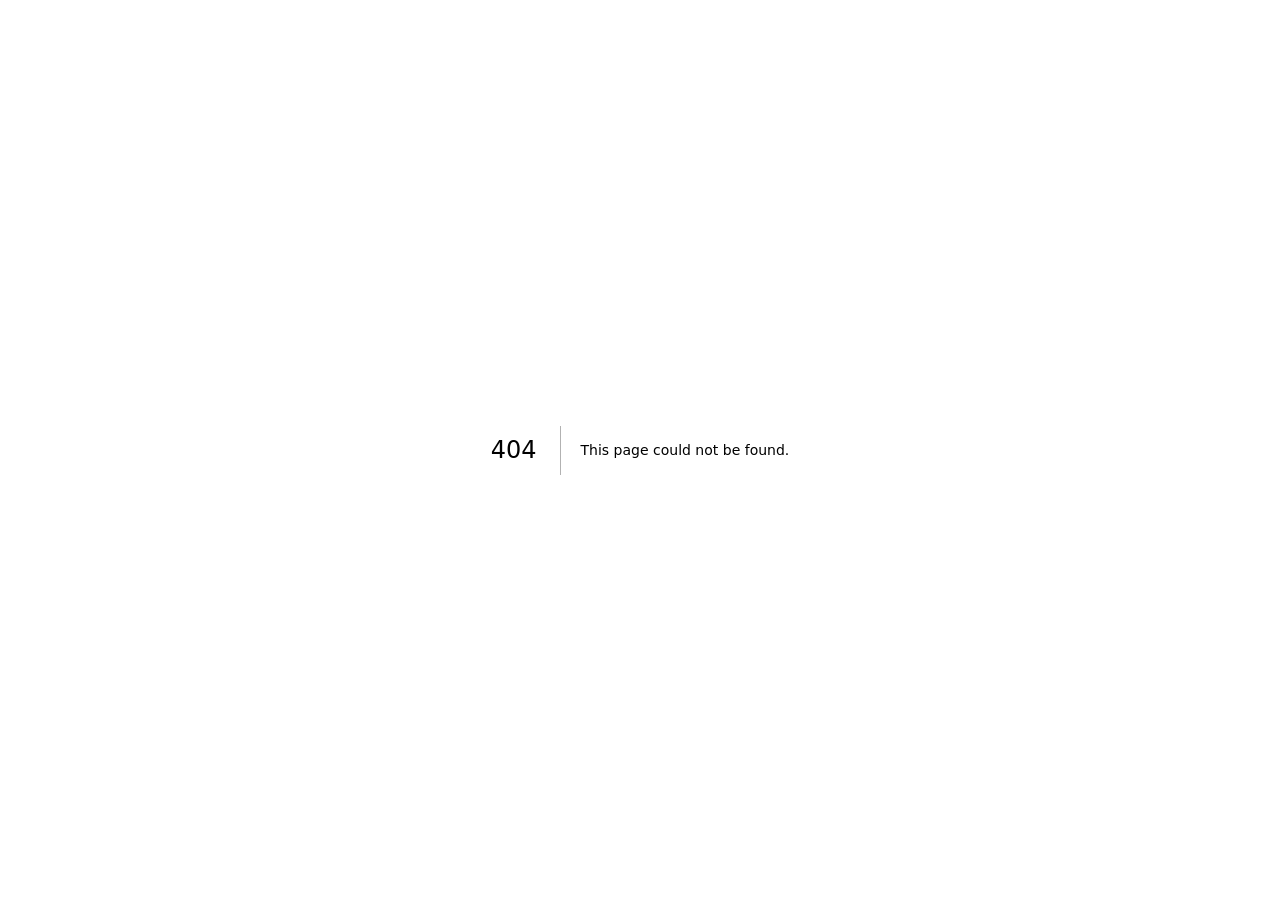
<file: 404/index.html>
<!DOCTYPE html><html lang="en" data-theme="light" class="source_serif_4_8bd87c57-module__OkbGFG__variable h-full antialiased"><head><meta charSet="utf-8"/><meta name="viewport" content="width=device-width, initial-scale=1"/><link rel="stylesheet" href="/_next/static/chunks/38unqqpps5qfg.css" data-precedence="next"/><link rel="preload" as="script" fetchPriority="low" href="/_next/static/chunks/3s6nzrbk-8mnv.js"/><script src="/_next/static/chunks/19mx3mg6lkumu.js" async=""></script><script src="/_next/static/chunks/1mkbuudhndal5.js" async=""></script><script src="/_next/static/chunks/344n2zhqbh4pn.js" async=""></script><script src="/_next/static/chunks/turbopack-0bv4xkzom9o-x.js" async=""></script><script src="/_next/static/chunks/3fntmmi971322.js" async="" crossorigin=""></script><meta name="robots" content="noindex"/><title>Alexander Kaneko</title><meta name="description" content="Applied Mathematics and Computer Science student at Brown University."/><link rel="icon" href="/favicon.ico?favicon.17kak22uxoi-9.ico" sizes="48x48" type="image/x-icon"/><link rel="icon" href="/icon.svg?icon.2dyegckhurt3d.svg" sizes="any" type="image/svg+xml"/><link rel="apple-touch-icon" href="/apple-icon.png?apple-icon.251t3axmcei3p.png" sizes="180x180" type="image/png"/><meta name="next-size-adjust" content=""/><title>404: This page could not be found.</title><script>(function(){try{var t=localStorage.getItem("theme");if(t)document.documentElement.setAttribute("data-theme",t)}catch(e){}})()</script><script src="/_next/static/chunks/0cz1d0mv5g_q7.js" noModule=""></script></head><body class="min-h-full flex flex-col bg-canvas text-ink font-sans"><div hidden=""><!--$--><!--/$--></div><div style="font-family:system-ui,&quot;Segoe UI&quot;,Roboto,Helvetica,Arial,sans-serif,&quot;Apple Color Emoji&quot;,&quot;Segoe UI Emoji&quot;;height:100vh;text-align:center;display:flex;flex-direction:column;align-items:center;justify-content:center"><div><style>body{color:#000;background:#fff;margin:0}.next-error-h1{border-right:1px solid rgba(0,0,0,.3)}@media (prefers-color-scheme:dark){body{color:#fff;background:#000}.next-error-h1{border-right:1px solid rgba(255,255,255,.3)}}</style><h1 class="next-error-h1" style="display:inline-block;margin:0 20px 0 0;padding:0 23px 0 0;font-size:24px;font-weight:500;vertical-align:top;line-height:49px">404</h1><div style="display:inline-block"><h2 style="font-size:14px;font-weight:400;line-height:49px;margin:0">This page could not be found.</h2></div></div></div><!--$--><!--/$--><script src="/_next/static/chunks/3s6nzrbk-8mnv.js" id="_R_" async=""></script><script>(self.__next_f=self.__next_f||[]).push([0])</script><script>self.__next_f.push([1,"1:\"$Sreact.fragment\"\n2:I[39756,[\"/_next/static/chunks/3fntmmi971322.js\"],\"default\"]\n3:I[37457,[\"/_next/static/chunks/3fntmmi971322.js\"],\"default\"]\n4:I[97367,[\"/_next/static/chunks/3fntmmi971322.js\"],\"OutletBoundary\"]\n5:\"$Sreact.suspense\"\n8:I[97367,[\"/_next/static/chunks/3fntmmi971322.js\"],\"ViewportBoundary\"]\na:I[97367,[\"/_next/static/chunks/3fntmmi971322.js\"],\"MetadataBoundary\"]\nc:I[68027,[\"/_next/static/chunks/3fntmmi971322.js\"],\"default\",1]\n:HL[\"/_next/static/chunks/38unqqpps5qfg.css\",\"style\"]\n7:X\n0:{\"P\":null,\"c\":[\"\",\"_not-found\",\"\"],\"q\":\"\",\"i\":false,\"f\":[[[\"\",{\"children\":[\"/_not-found\",{\"children\":[\"__PAGE__\",{},\"$undefined\",\"$undefined\",4608]},\"$undefined\",\"$undefined\",4608]},\"$undefined\",\"$undefined\",4624],[[\"$\",\"$1\",\"c\",{\"children\":[[[\"$\",\"link\",\"0\",{\"rel\":\"stylesheet\",\"href\":\"/_next/static/chunks/38unqqpps5qfg.css\",\"precedence\":\"next\",\"crossOrigin\":\"$undefined\",\"nonce\":\"$undefined\"}],[\"$\",\"script\",\"script-0\",{\"src\":\"/_next/static/chunks/3fntmmi971322.js\",\"async\":true,\"nonce\":\"$undefined\"}]],[\"$\",\"html\",null,{\"lang\":\"en\",\"data-theme\":\"light\",\"className\":\"source_serif_4_8bd87c57-module__OkbGFG__variable h-full antialiased\",\"suppressHydrationWarning\":true,\"children\":[[\"$\",\"head\",null,{\"children\":[\"$\",\"script\",null,{\"dangerouslySetInnerHTML\":{\"__html\":\"(function(){try{var t=localStorage.getItem(\\\"theme\\\");if(t)document.documentElement.setAttribute(\\\"data-theme\\\",t)}catch(e){}})()\"}}]}],[\"$\",\"body\",null,{\"className\":\"min-h-full flex flex-col bg-canvas text-ink font-sans\",\"children\":[\"$\",\"$L2\",null,{\"parallelRouterKey\":\"children\",\"error\":\"$undefined\",\"errorStyles\":\"$undefined\",\"errorScripts\":\"$undefined\",\"template\":[\"$\",\"$L3\",null,{}],\"templateStyles\":\"$undefined\",\"templateScripts\":\"$undefined\",\"notFound\":[[[\"$\",\"title\",null,{\"children\":\"404: This page could not be found.\"}],[\"$\",\"div\",null,{\"style\":{\"fontFamily\":\"system-ui,\\\"Segoe UI\\\",Roboto,Helvetica,Arial,sans-serif,\\\"Apple Color Emoji\\\",\\\"Segoe UI Emoji\\\"\",\"height\":\"100vh\",\"textAlign\":\"center\",\"display\":\"flex\",\"flexDirection\":\"column\",\"alignItems\":\"center\",\"justifyContent\":\"center\"},\"children\":[\"$\",\"div\",null,{\"children\":[[\"$\",\"style\",null,{\"dangerouslySetInnerHTML\":{\"__html\":\"body{color:#000;background:#fff;margin:0}.next-error-h1{border-right:1px solid rgba(0,0,0,.3)}@media (prefers-color-scheme:dark){body{color:#fff;background:#000}.next-error-h1{border-right:1px solid rgba(255,255,255,.3)}}\"}}],[\"$\",\"h1\",null,{\"className\":\"next-error-h1\",\"style\":{\"display\":\"inline-block\",\"margin\":\"0 20px 0 0\",\"padding\":\"0 23px 0 0\",\"fontSize\":24,\"fontWeight\":500,\"verticalAlign\":\"top\",\"lineHeight\":\"49px\"},\"children\":404}],[\"$\",\"div\",null,{\"style\":{\"display\":\"inline-block\"},\"children\":[\"$\",\"h2\",null,{\"style\":{\"fontSize\":14,\"fontWeight\":400,\"lineHeight\":\"49px\",\"margin\":0},\"children\":\"This page could not be found.\"}]}]]}]}]],[]],\"forbidden\":\"$undefined\",\"unauthorized\":\"$undefined\"}]}]]}]]}],{\"children\":[[\"$\",\"$1\",\"c\",{\"children\":[null,[\"$\",\"$L2\",null,{\"parallelRouterKey\":\"children\",\"error\":\"$undefined\",\"errorStyles\":\"$undefined\",\"errorScripts\":\"$undefined\",\"template\":[\"$\",\"$L3\",null,{}],\"templateStyles\":\"$undefined\",\"templateScripts\":\"$undefined\",\"notFound\":\"$undefined\",\"forbidden\":\"$undefined\",\"unauthorized\":\"$undefined\"}]]}],{\"children\":[[\"$\",\"$1\",\"c\",{\"children\":[[[\"$\",\"title\",null,{\"children\":\"404: This page could not be found.\"}],[\"$\",\"div\",null,{\"style\":\"$0:f:0:1:0:props:children:1:props:children:1:props:children:props:notFound:0:1:props:style\",\"children\":[\"$\",\"div\",null,{\"children\":[[\"$\",\"style\",null,{\"dangerouslySetInnerHTML\":{\"__html\":\"body{color:#000;background:#fff;margin:0}.next-error-h1{border-right:1px solid rgba(0,0,0,.3)}@media (prefers-color-scheme:dark){body{color:#fff;background:#000}.next-error-h1{border-right:1px solid rgba(255,255,255,.3)}}\"}}],[\"$\",\"h1\",null,{\"className\":\"next-error-h1\",\"style\":\"$0:f:0:1:0:props:children:1:props:children:1:props:children:props:notFound:0:1:props:children:props:children:1:props:style\",\"children\":404}],[\"$\",\"div\",null,{\"style\":\"$0:f:0:1:0:props:children:1:props:children:1:props:children:props:notFound:0:1:props:children:props:children:2:props:style\",\"children\":[\"$\",\"h2\",null,{\"style\":\"$0:f:0:1:0:props:children:1:props:children:1:props:children:props:notFound:0:1:props:children:props:children:2:props:children:props:style\",\"children\":\"This page could not be found.\"}]}]]}]}]],null,[\"$\",\"$L4\",null,{\"children\":[\"$\",\"$5\",null,{\"name\":\"Next.MetadataOutlet\",\"children\":\"$@6\"}]}]]}],{},null,false,null]},null,false,\"$7\"]},null,false,null],[\"$\",\"$1\",\"h\",{\"children\":[[\"$\",\"meta\",null,{\"name\":\"robots\",\"content\":\"noindex\"}],[\"$\",\"$L8\",null,{\"children\":\"$L9\"}],[\"$\",\"div\",null,{\"hidden\":true,\"children\":[\"$\",\"$La\",null,{\"children\":[\"$\",\"$5\",null,{\"name\":\"Next.Metadata\",\"children\":\"$Lb\"}]}]}],[\"$\",\"meta\",null,{\"name\":\"next-size-adjust\",\"content\":\"\"}]]}],false]],\"m\":\"$undefined\",\"G\":[\"$c\",[[\"$\",\"link\",\"0\",{\"rel\":\"stylesheet\",\"href\":\"/_next/static/chunks/38unqqpps5qfg.css\",\"precedence\":\"next\",\"crossOrigin\":\"$undefined\",\"nonce\":\"$undefined\"}]]],\"S\":true,\"h\":null,\"r\":\"$undefined\",\"s\":\"$undefined\",\"a\":\"$undefined\",\"l\":\"$undefined\",\"p\":\"$undefined\",\"d\":\"$undefined\",\"b\":\"HRv_74ky8xHAzcx5VBNoW\"}\n7:C\n9:[[\"$\",\"meta\",\"0\",{\"charSet\":\"utf-8\"}],[\"$\",\"meta\",\"1\",{\"name\":\"viewport\",\"content\":\"width=device-width, initial-scale=1\"}]]\nd:I[27201,[\"/_next/static/chunks/3fntmmi971322.js\"],\"IconMark\"]\n6:null\nb:[[\"$\",\"title\",\"0\",{\"children\":\"Alexander Kaneko\"}],[\"$\",\"meta\",\"1\",{\"name\":\"description\",\"content\":\"Applied Mathematics and Computer Science student at Brown University.\"}],[\"$\",\"link\",\"2\",{\"rel\":\"icon\",\"href\":\"/favicon.ico?favicon.17kak22uxoi-9.ico\",\"sizes\":\"48x48\",\"type\":\"image/x-icon\"}],[\"$\",\"link\",\"3\",{\"rel\":\"icon\",\"href\":\"/icon.svg?icon.2dyegckhurt3d.svg\",\"sizes\":\"any\",\"type\":\"image/svg+xml\"}],[\"$\",\"link\",\"4\",{\"rel\":\"apple-touch-icon\",\"href\":\"/apple-icon.png?apple-icon.251t3axmcei3p.png\",\"sizes\":\"180x180\",\"type\":\"image/png\"}],[\"$\",\"$Ld\",\"5\",{}]]\n"])</script></body></html>
</file>
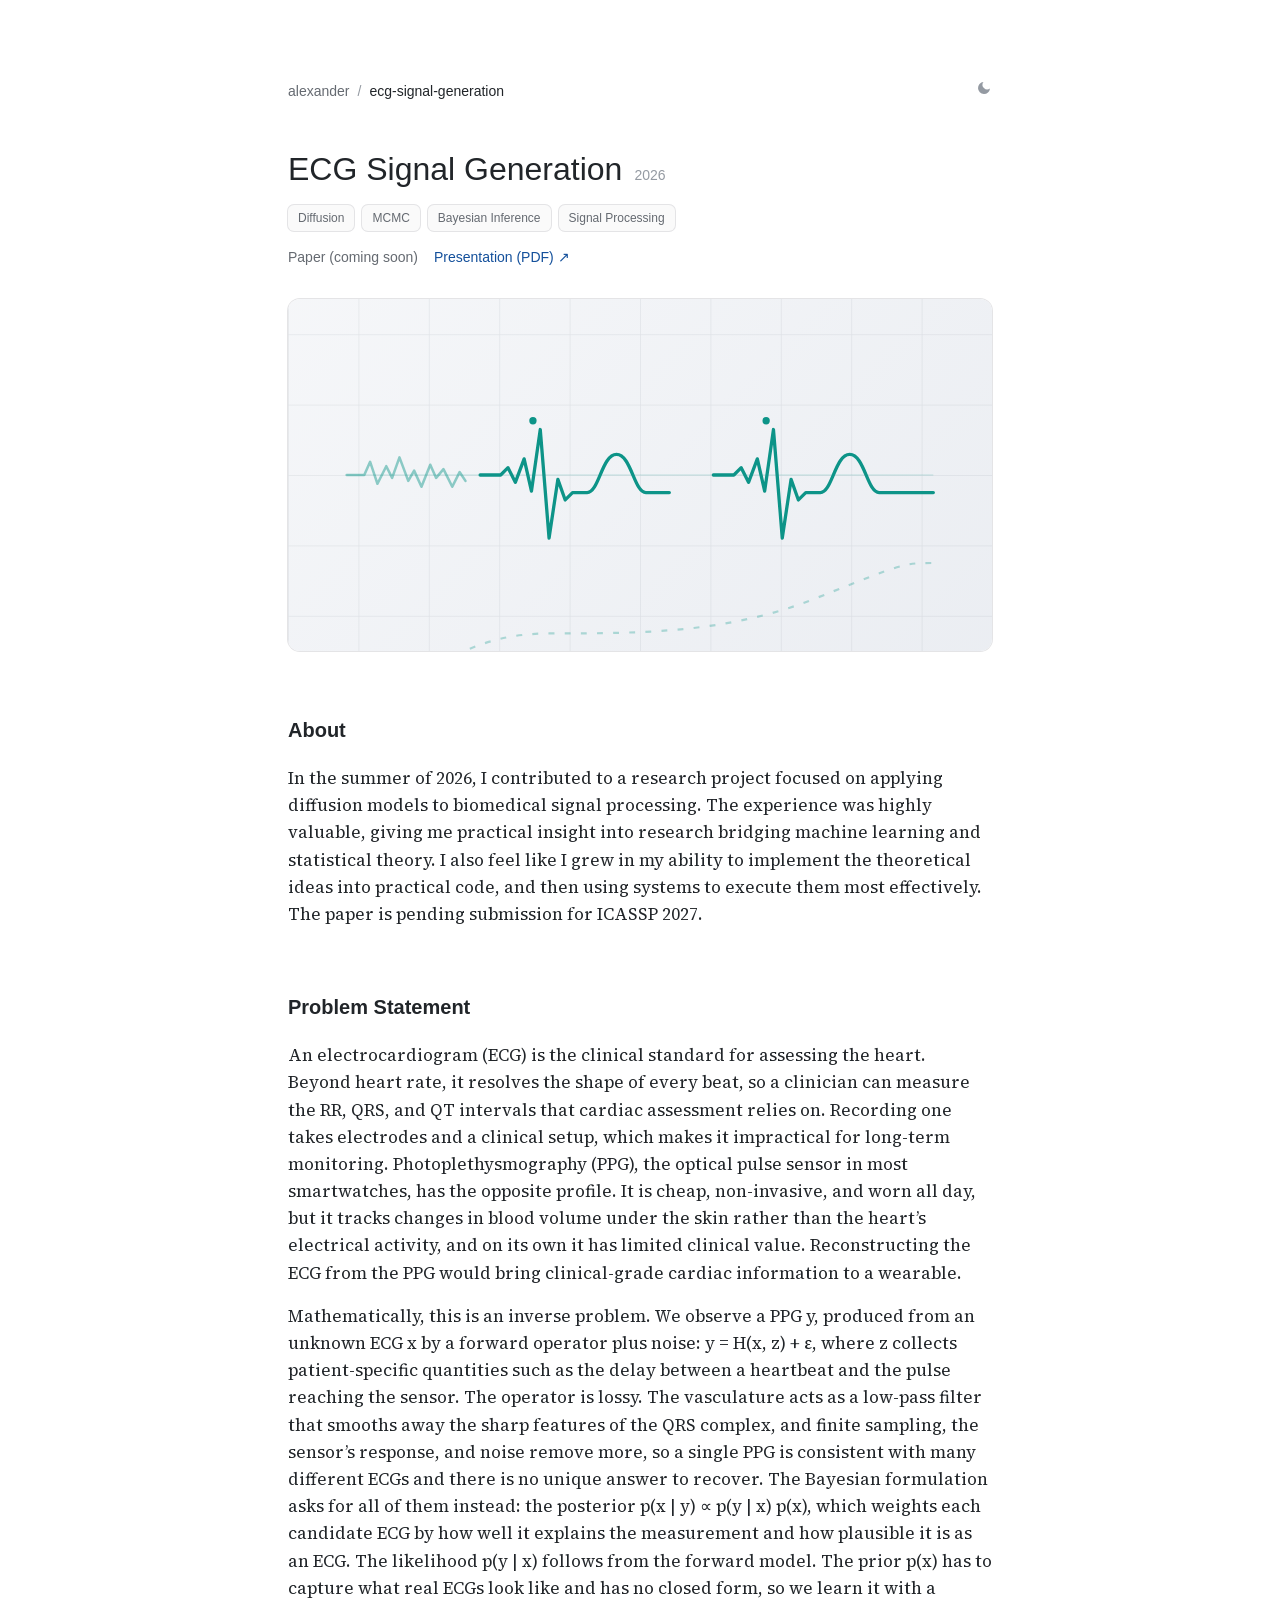
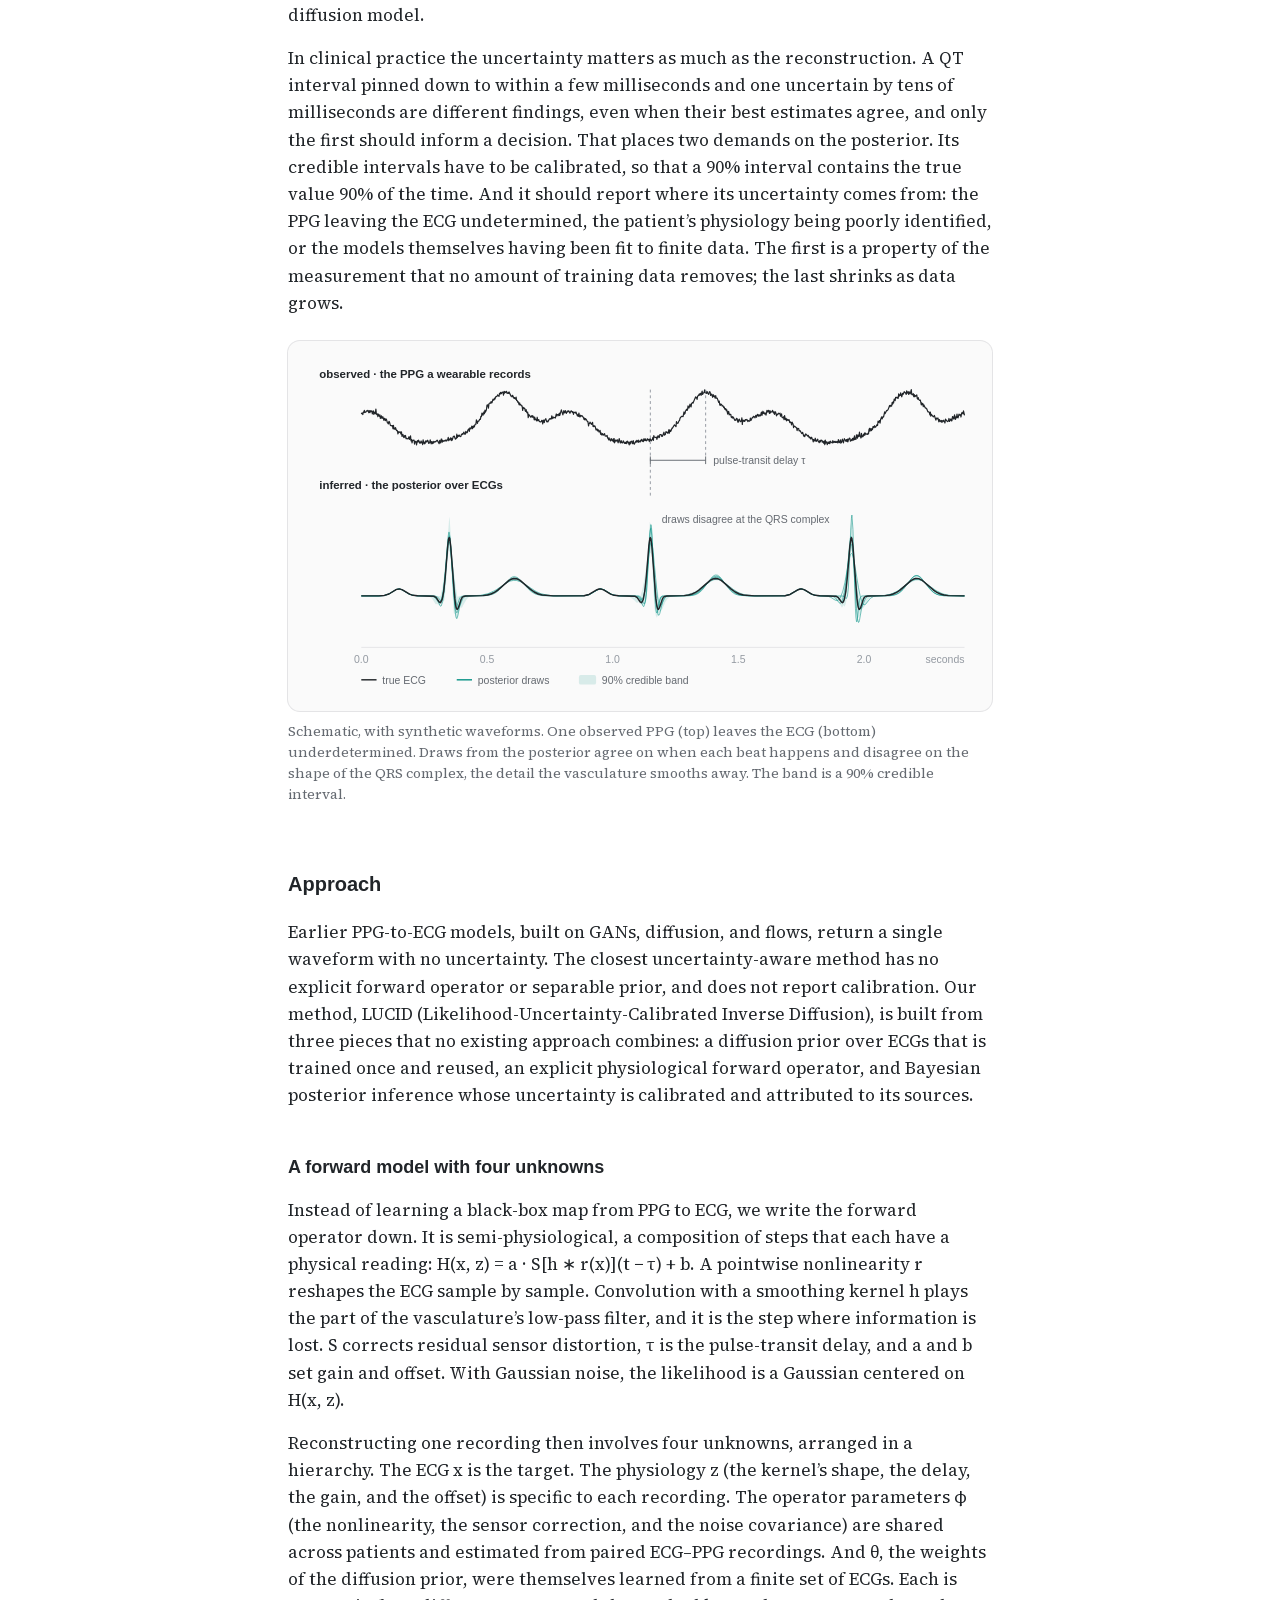
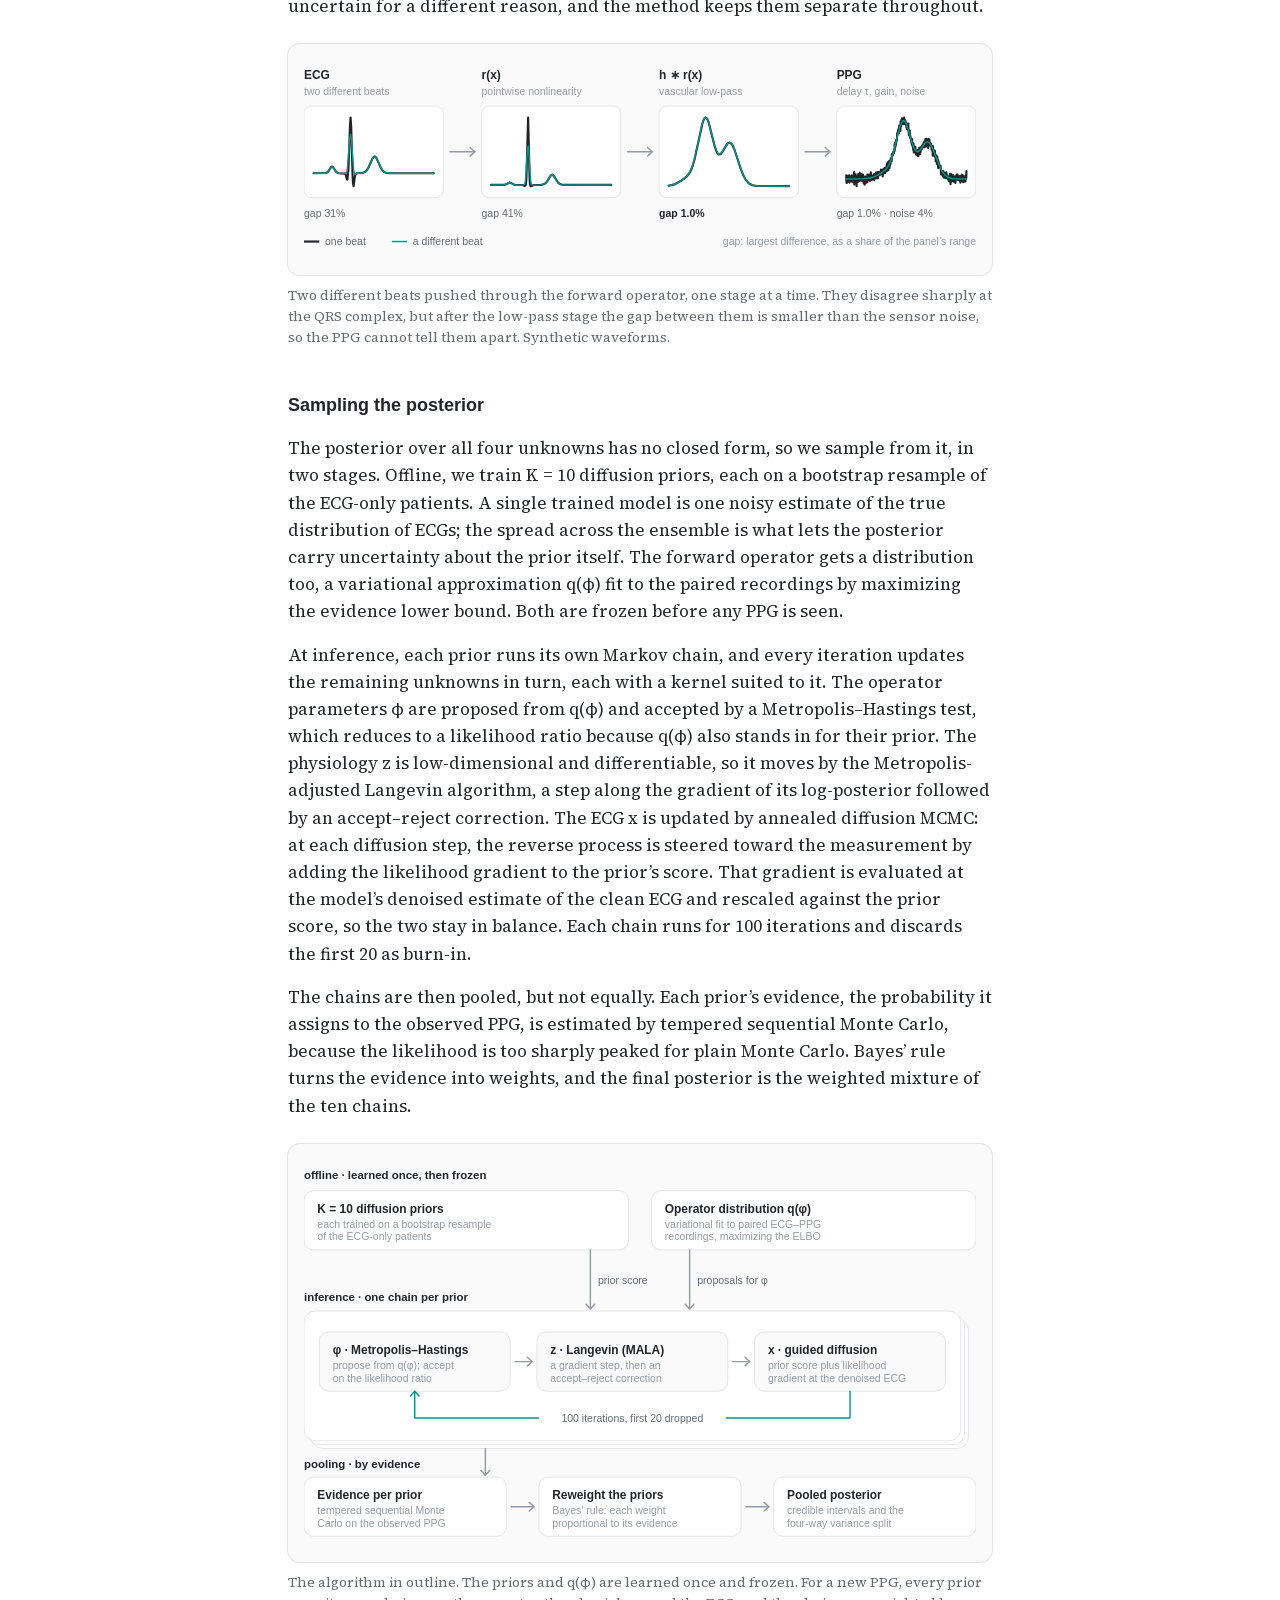
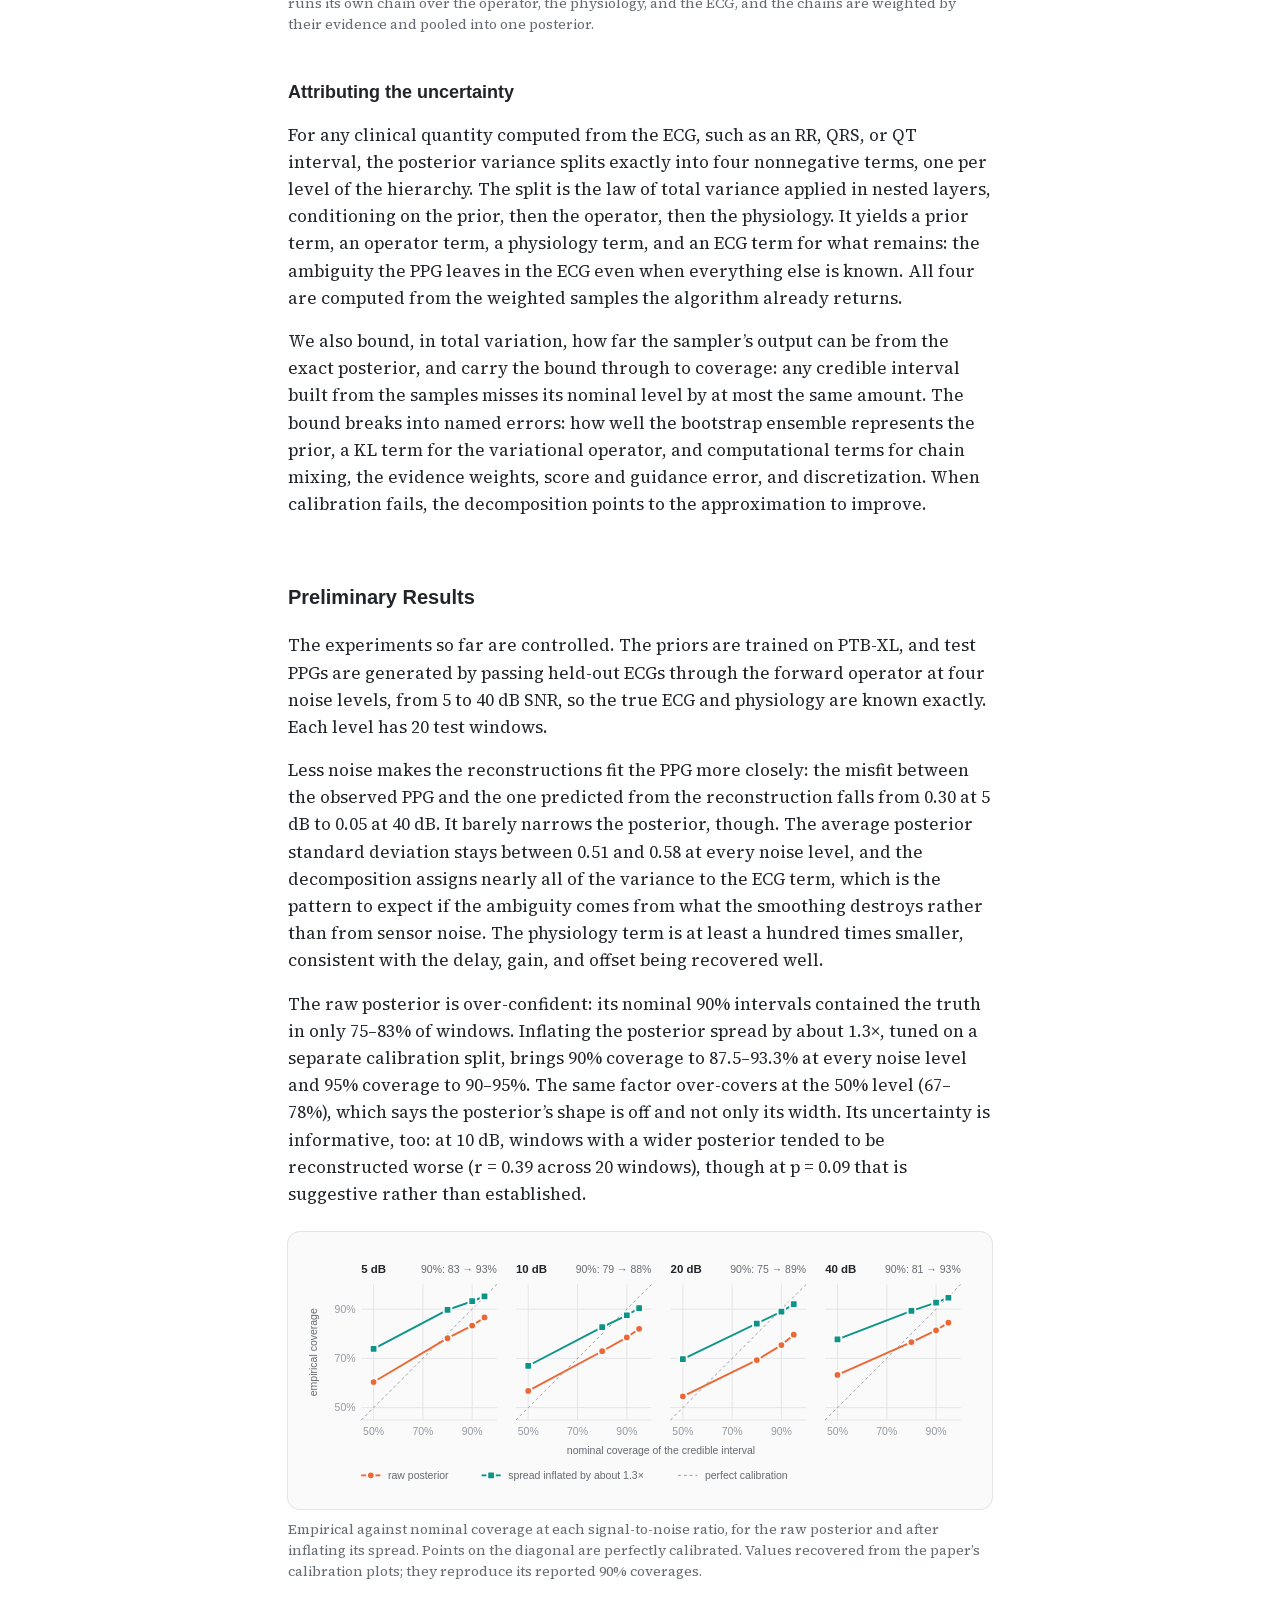
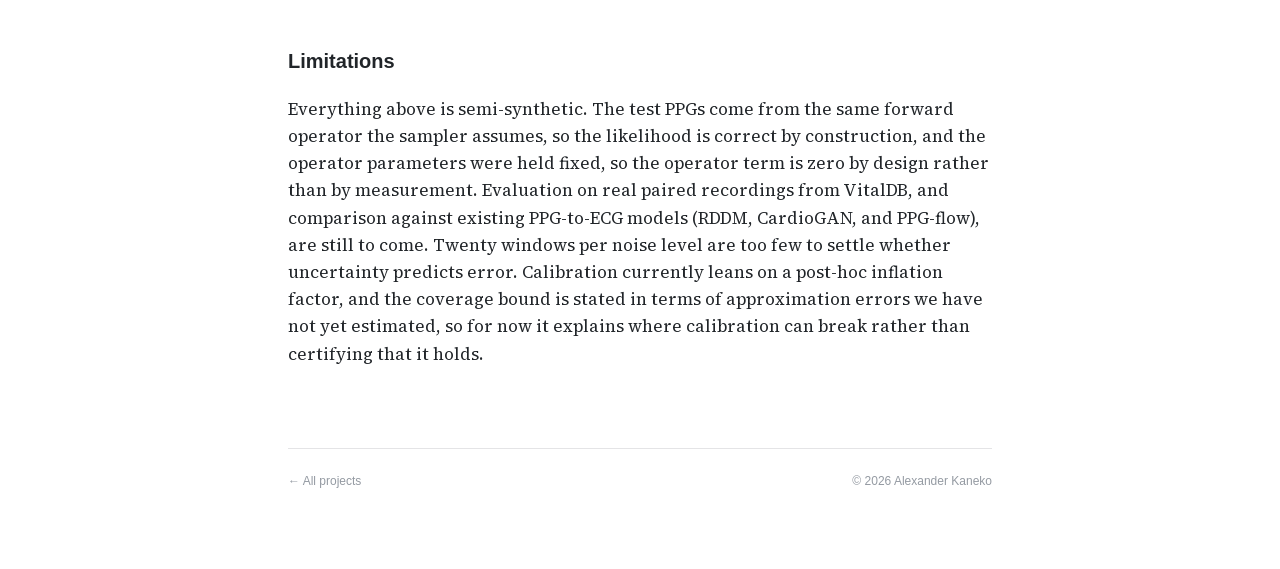
<file: projects/ecg-signal-generation/index.html>
<!DOCTYPE html><html lang="en" data-theme="light" class="source_serif_4_8bd87c57-module__OkbGFG__variable h-full antialiased"><head><meta charSet="utf-8"/><meta name="viewport" content="width=device-width, initial-scale=1"/><link rel="preload" href="/_next/static/media/68d403cf9f2c68c5-s.p.20at88_q9f_kt.woff2" as="font" crossorigin="" type="font/woff2"/><link rel="stylesheet" href="/_next/static/chunks/38unqqpps5qfg.css" data-precedence="next"/><link rel="preload" as="script" fetchPriority="low" href="/_next/static/chunks/3s6nzrbk-8mnv.js"/><script src="/_next/static/chunks/19mx3mg6lkumu.js" async=""></script><script src="/_next/static/chunks/1mkbuudhndal5.js" async=""></script><script src="/_next/static/chunks/344n2zhqbh4pn.js" async=""></script><script src="/_next/static/chunks/turbopack-0bv4xkzom9o-x.js" async=""></script><script src="/_next/static/chunks/3fntmmi971322.js" async="" crossorigin=""></script><script src="/_next/static/chunks/0cp7o8g415g0x.js" async="" crossorigin=""></script><title>ECG Signal Generation — Alexander Kaneko</title><meta name="description" content="Modeling biomedical signals with diffusion models, pending ICASSP 2027."/><link rel="icon" href="/favicon.ico?favicon.17kak22uxoi-9.ico" sizes="48x48" type="image/x-icon"/><link rel="icon" href="/icon.svg?icon.2dyegckhurt3d.svg" sizes="any" type="image/svg+xml"/><link rel="apple-touch-icon" href="/apple-icon.png?apple-icon.251t3axmcei3p.png" sizes="180x180" type="image/png"/><meta name="next-size-adjust" content=""/><script>(function(){try{var t=localStorage.getItem("theme");if(t)document.documentElement.setAttribute("data-theme",t)}catch(e){}})()</script><script src="/_next/static/chunks/0cz1d0mv5g_q7.js" noModule=""></script></head><body class="min-h-full flex flex-col bg-canvas text-ink font-sans"><div hidden=""><!--$--><!--/$--></div><main class="mx-auto w-full max-w-[47rem] px-6 py-14 sm:py-20"><nav class="flex items-center gap-2 text-sm mb-12"><a class="text-muted hover:text-ink transition-colors" href="/">alexander</a><span class="text-faint">/</span><span class="text-ink">ecg-signal-generation</span><span class="ml-auto"><button aria-label="Toggle dark mode" class="text-faint hover:text-ink transition-colors cursor-pointer"><svg class="w-4 h-4" viewBox="0 0 24 24" fill="currentColor"><path d="M21 12.79A9 9 0 1111.21 3 7 7 0 0021 12.79z"></path></svg></button></span></nav><header><div class="flex items-baseline gap-3 flex-wrap"><h1 class="text-[1.75rem] sm:text-[2rem] font-medium leading-tight">ECG Signal Generation</h1><span class="text-sm text-faint">2026</span></div><div class="mt-4 flex flex-wrap gap-2"><span class="px-2.5 py-1 rounded-md text-[12px] text-muted bg-surface ring-1 ring-line">Diffusion</span><span class="px-2.5 py-1 rounded-md text-[12px] text-muted bg-surface ring-1 ring-line">MCMC</span><span class="px-2.5 py-1 rounded-md text-[12px] text-muted bg-surface ring-1 ring-line">Bayesian Inference</span><span class="px-2.5 py-1 rounded-md text-[12px] text-muted bg-surface ring-1 ring-line">Signal Processing</span></div><div class="mt-4 flex flex-wrap gap-x-4 gap-y-1 text-sm"><span class="text-muted">Paper (coming soon)</span><a href="/Diffusion-the-Unknown.pdf" target="_blank" rel="noopener noreferrer" class="text-accent hover:underline underline-offset-4">Presentation (PDF)<!-- --> ↗</a></div></header><div class="mt-8 rounded-xl overflow-hidden ring-1 ring-line aspect-[2/1]"><svg viewBox="0 0 480 480" preserveAspectRatio="xMidYMid slice" class="w-full h-full [--c:#0d9488] dark:[--c:#2dd4bf] " aria-hidden="true"><defs><linearGradient id="bg-ecg-signal-generation" x1="0" y1="0" x2="1" y2="1"><stop offset="0" style="stop-color:var(--cover-from)"></stop><stop offset="1" style="stop-color:var(--cover-to)"></stop></linearGradient><pattern id="grid-ecg-signal-generation" width="48" height="48" patternUnits="userSpaceOnUse"><path d="M48 0H0V48" fill="none" stroke="var(--cover-grid)" stroke-width="1"></path></pattern></defs><rect width="480" height="480" fill="url(#bg-ecg-signal-generation)"></rect><rect width="480" height="480" fill="url(#grid-ecg-signal-generation)"></rect><line x1="40" y1="240" x2="440" y2="240" stroke="var(--c)" stroke-opacity=".14" stroke-width="1"></line><path d="M40 240h12l4-9 5 15 6-12 4 8 5-14 6 16 4-7 5 11 6-15 4 9 5-6 6 12 5-10 4 6" fill="none" stroke="var(--c)" stroke-opacity=".45" stroke-width="1.75" stroke-linecap="round" stroke-linejoin="round"></path><path d="M131 240h14l5-5 5 10 6-16 5 22 6-42 6 74 6-40 5 14 5-5h10c8 0 10-26 20-26s12 26 20 26h16" fill="none" stroke="var(--c)" stroke-width="2.25" stroke-linecap="round" stroke-linejoin="round"></path><path d="M290 240h14l5-5 5 10 6-16 5 22 6-42 6 74 6-40 5 14 5-5h10c8 0 10-26 20-26s12 26 20 26h37" fill="none" stroke="var(--c)" stroke-width="2.25" stroke-linecap="round" stroke-linejoin="round"></path><g fill="var(--c)"><circle cx="167" cy="203" r="2.5"></circle><circle cx="326" cy="203" r="2.5"></circle></g><path d="M60 372c60 0 60-24 120-24s120 0 180-24 60-24 80-24" fill="none" stroke="var(--c)" stroke-opacity=".3" stroke-width="1.5" stroke-dasharray="4 7"></path></svg></div><section class="mt-16"><h2 class="text-[20px] font-semibold text-ink mb-5">About</h2><p class="font-serif text-[17px] leading-[1.6] text-ink mt-4 first:mt-0 ">In the summer of 2026, I contributed to a research project focused on applying diffusion models to biomedical signal processing. The experience was highly valuable, giving me practical insight into research bridging machine learning and statistical theory. I also feel like I grew in my ability to implement the theoretical ideas into practical code, and then using systems to execute them most effectively.  The paper is pending submission for ICASSP 2027.</p></section><section class="mt-16"><h2 class="text-[20px] font-semibold text-ink mb-5">Problem Statement</h2><p class="font-serif text-[17px] leading-[1.6] text-ink mt-4 first:mt-0 ">An electrocardiogram (ECG) is the clinical standard for assessing the heart. Beyond heart rate, it resolves the shape of every beat, so a clinician can measure the RR, QRS, and QT intervals that cardiac assessment relies on. Recording one takes electrodes and a clinical setup, which makes it impractical for long-term monitoring. Photoplethysmography (PPG), the optical pulse sensor in most smartwatches, has the opposite profile. It is cheap, non-invasive, and worn all day, but it tracks changes in blood volume under the skin rather than the heart’s electrical activity, and on its own it has limited clinical value. Reconstructing the ECG from the PPG would bring clinical-grade cardiac information to a wearable.</p><p class="font-serif text-[17px] leading-[1.6] text-ink mt-4 first:mt-0 ">Mathematically, this is an inverse problem. We observe a PPG y, produced from an unknown ECG x by a forward operator plus noise: y = H(x, z) + ε, where z collects patient-specific quantities such as the delay between a heartbeat and the pulse reaching the sensor. The operator is lossy. The vasculature acts as a low-pass filter that smooths away the sharp features of the QRS complex, and finite sampling, the sensor’s response, and noise remove more, so a single PPG is consistent with many different ECGs and there is no unique answer to recover. The Bayesian formulation asks for all of them instead: the posterior p(x | y) ∝ p(y | x) p(x), which weights each candidate ECG by how well it explains the measurement and how plausible it is as an ECG. The likelihood p(y | x) follows from the forward model. The prior p(x) has to capture what real ECGs look like and has no closed form, so we learn it with a diffusion model.</p><p class="font-serif text-[17px] leading-[1.6] text-ink mt-4 first:mt-0 ">In clinical practice the uncertainty matters as much as the reconstruction. A QT interval pinned down to within a few milliseconds and one uncertain by tens of milliseconds are different findings, even when their best estimates agree, and only the first should inform a decision. That places two demands on the posterior. Its credible intervals have to be calibrated, so that a 90% interval contains the true value 90% of the time. And it should report where its uncertainty comes from: the PPG leaving the ECG undetermined, the patient’s physiology being poorly identified, or the models themselves having been fit to finite data. The first is a property of the measurement that no amount of training data removes; the last shrinks as data grows.</p><div class="mt-6 space-y-6"><figure><div class="rounded-xl bg-surface ring-1 ring-line p-2"><div class="overflow-x-auto px-2 py-3"><div class="min-w-[40rem]"><svg viewBox="0 0 704 346" class="w-full h-auto [--ecg:#0d9488] dark:[--ecg:#00a99b] [--raw:#eb6834] dark:[--raw:#d95926]" role="img"><title>A noisy PPG and the posterior over the ECGs consistent with it: the draws agree on beat timing and spread at the QRS complex</title><text x="16" y="18" font-family="var(--font-sans)" font-size="12" font-weight="600" fill="var(--ink)" text-anchor="start">observed · the PPG a wearable records</text><path d="M60.0 54.3L60.5 55.1L61.1 54.7L61.6 56.1L62.1 53.5L62.6 53.9L63.2 51.7L63.7 54.0L64.7 53.7L65.3 52.3L65.8 52.6L66.3 52.5L66.8 51.7L67.4 52.3L67.9 54.2L68.4 51.9L69.0 54.1L70.0 51.9L70.5 53.0L71.1 52.4L71.6 55.4L72.6 52.3L73.2 55.9L73.7 53.6L74.7 55.3L75.3 50.4L75.8 55.3L76.3 56.2L76.9 55.5L77.4 58.3L77.9 55.6L79.0 57.9L79.5 56.5L80.0 60.1L81.1 57.4L81.6 60.1L82.6 58.4L83.7 62.2L84.2 60.0L84.8 60.5L85.3 62.4L85.8 60.8L86.3 60.9L87.4 64.9L87.9 64.7L88.4 65.9L89.0 63.2L89.5 63.8L90.5 67.5L92.1 68.0L92.7 67.7L93.2 70.9L93.7 67.5L94.2 71.1L94.8 70.4L95.3 71.6L95.8 69.7L96.9 72.9L97.4 72.6L97.9 73.2L98.4 76.3L99.0 74.1L99.5 75.0L100.6 74.0L101.6 76.5L102.1 74.3L102.7 78.9L103.2 77.3L103.7 77.0L104.2 79.4L104.8 80.2L105.3 78.2L105.8 79.5L106.3 78.0L106.9 81.4L107.4 81.1L109.0 81.7L110.0 79.3L110.6 82.1L111.1 81.4L111.6 78.5L112.1 83.6L112.7 82.4L113.2 85.7L113.7 83.2L115.3 82.9L115.8 87.0L116.4 84.1L117.4 84.7L117.9 88.0L118.5 84.2L119.0 83.5L119.5 84.9L120.0 82.9L121.6 86.3L122.7 83.8L123.2 85.7L123.7 85.1L124.3 87.6L124.8 82.6L125.3 86.1L125.8 84.8L126.4 86.8L126.9 86.3L127.4 83.9L127.9 83.6L128.5 84.9L129.5 83.0L130.0 83.8L130.6 86.3L131.1 86.1L131.6 85.5L132.2 82.6L133.2 86.8L133.7 84.4L134.3 86.1L134.8 86.6L135.3 84.1L135.8 85.8L136.9 84.4L137.4 84.3L137.9 84.8L139.5 82.9L141.6 86.6L142.2 83.2L143.2 85.9L143.7 81.8L144.3 81.9L144.8 85.1L145.3 83.3L146.4 84.1L146.9 83.6L147.4 83.8L148.0 82.8L148.5 83.8L149.0 82.8L149.5 83.7L150.6 82.2L151.1 79.9L151.6 83.4L152.2 81.8L152.7 82.5L153.7 80.5L154.3 83.5L154.8 81.0L155.3 82.9L156.4 79.1L157.4 78.6L158.5 81.9L159.5 81.3L160.1 76.7L160.6 80.3L161.6 77.8L162.2 78.9L162.7 77.6L163.2 78.8L164.3 79.2L164.8 77.3L165.9 76.2L166.4 77.0L167.4 74.5L168.5 76.8L169.0 76.7L169.5 73.8L170.6 75.4L171.1 74.8L171.7 72.1L172.2 72.2L172.7 71.0L173.2 73.8L173.8 70.1L174.8 71.0L175.9 68.1L176.4 71.0L176.9 68.8L177.4 69.8L178.0 67.8L178.5 69.1L179.0 67.0L179.6 66.0L180.1 66.2L180.6 61.7L181.7 65.4L182.2 62.9L183.2 63.0L183.8 61.5L184.3 60.9L184.8 61.1L185.3 58.0L185.9 58.2L186.4 54.5L186.9 54.9L187.5 56.8L188.5 53.4L189.0 55.3L189.6 51.4L190.1 53.5L191.1 51.1L191.7 46.1L192.2 47.2L192.7 45.8L193.2 49.5L193.8 44.8L194.3 44.1L195.4 44.3L195.9 42.5L196.4 43.9L196.9 43.7L198.0 40.0L198.5 40.9L199.0 40.8L199.6 39.0L200.1 39.9L200.6 38.1L201.1 37.3L202.2 37.1L202.7 35.5L204.3 37.0L204.8 34.0L205.4 34.7L205.9 32.8L206.4 34.3L206.9 34.2L207.5 32.6L208.5 32.8L209.0 35.9L209.6 31.7L210.1 33.8L210.6 32.2L211.2 32.9L212.2 31.7L212.7 34.0L213.8 33.2L214.3 34.0L214.8 32.4L216.9 36.8L217.5 36.8L218.0 37.6L218.5 35.9L220.1 39.3L220.6 38.3L221.7 40.0L222.2 37.9L222.7 41.3L223.3 41.3L223.8 43.0L224.3 42.5L225.4 46.0L225.9 43.8L226.4 45.9L227.0 45.7L228.0 47.1L228.5 47.1L229.1 51.8L229.6 48.5L230.6 49.7L231.2 49.4L231.7 52.1L232.2 52.9L232.7 51.0L233.3 53.7L233.8 54.4L234.3 53.5L234.9 59.4L235.4 55.9L237.5 58.9L238.0 57.7L238.5 57.4L239.1 58.9L239.6 57.2L240.1 58.9L240.6 58.6L241.2 61.6L241.7 58.7L242.2 61.5L242.8 61.0L243.8 62.7L244.3 58.9L244.9 62.6L245.4 62.4L245.9 61.3L246.4 63.2L247.5 63.9L248.5 63.5L249.1 62.1L249.6 62.7L250.1 65.8L250.7 61.9L251.7 64.5L252.2 61.6L252.8 61.6L253.3 60.4L254.3 63.7L254.9 62.9L255.4 63.9L257.0 60.9L258.0 60.3L258.6 61.0L259.1 60.4L259.6 57.5L260.1 60.3L260.7 58.8L261.2 59.8L261.7 58.9L263.3 59.8L264.3 55.5L264.9 57.6L265.4 56.2L265.9 56.4L266.5 55.9L267.0 57.3L267.5 54.6L268.0 56.9L269.6 51.2L271.2 56.4L272.2 52.0L272.8 54.4L273.8 52.0L274.4 54.3L274.9 54.8L275.9 52.4L276.5 53.3L277.0 52.2L277.5 52.4L278.6 54.7L279.6 52.4L280.1 52.3L281.2 53.8L281.7 53.1L282.3 56.0L282.8 53.9L283.8 53.7L284.4 54.5L284.9 53.4L286.5 57.6L287.0 56.3L287.5 58.1L288.0 54.6L288.6 57.9L289.1 58.7L289.6 56.8L290.2 57.9L291.2 57.2L292.8 59.3L293.3 61.2L293.8 59.9L294.4 62.0L294.9 60.4L295.9 61.5L297.0 63.6L297.5 63.6L298.1 68.0L298.6 65.7L299.1 65.5L299.6 64.1L301.2 66.4L302.3 64.3L302.8 68.5L303.3 68.7L303.8 67.6L304.4 68.6L304.9 68.2L306.0 72.3L307.0 71.2L307.5 73.3L308.1 71.9L309.1 74.4L310.2 72.7L310.7 76.7L311.2 75.3L311.7 77.4L312.8 76.0L313.3 77.8L314.9 76.2L315.4 78.4L316.5 78.8L317.5 78.0L318.1 80.7L318.6 80.6L319.1 82.6L319.6 80.5L320.2 82.7L320.7 82.8L321.2 83.7L321.8 81.2L322.8 83.4L323.3 83.8L323.9 81.6L324.4 84.8L324.9 81.2L325.4 85.7L326.0 83.2L326.5 82.9L327.0 84.0L328.1 82.5L329.1 85.7L330.2 81.4L331.2 85.5L331.8 85.8L332.3 83.5L332.8 85.3L333.9 85.8L334.4 83.6L336.0 86.3L336.5 85.4L337.0 86.3L337.6 84.6L338.1 86.5L338.6 83.8L339.1 85.1L339.7 84.8L340.7 87.9L341.2 84.9L341.8 86.8L342.3 84.5L343.3 84.0L343.9 86.6L344.4 86.3L344.9 83.5L345.5 86.3L346.0 87.2L347.6 84.0L348.1 85.0L348.6 83.1L349.1 84.5L349.7 84.7L350.2 82.9L350.7 85.3L351.2 83.9L351.8 84.0L352.3 84.8L352.8 82.8L353.4 83.6L353.9 82.0L354.9 84.3L355.5 84.5L356.0 81.5L356.5 81.8L357.0 83.4L357.6 81.6L358.1 83.3L358.6 83.7L359.1 83.2L359.7 81.4L360.2 82.7L361.3 82.1L361.8 84.5L362.3 81.7L362.8 81.4L363.4 83.5L363.9 83.7L364.4 82.5L364.9 82.3L365.5 80.0L366.0 83.3L366.5 78.2L367.0 79.7L368.1 80.2L369.2 79.8L369.7 82.2L370.7 78.5L371.3 78.4L371.8 80.3L372.3 80.0L372.8 77.1L373.9 77.2L374.4 77.3L374.9 79.1L375.5 78.8L377.1 74.6L377.6 77.6L378.6 77.0L379.2 73.9L379.7 74.8L380.2 74.4L381.3 75.8L382.3 72.0L382.8 75.5L383.4 72.2L383.9 73.7L384.4 73.5L385.5 70.4L386.0 70.3L388.1 66.8L389.7 68.7L390.2 63.4L390.7 64.8L391.3 65.3L391.8 65.2L392.9 62.6L393.4 62.4L393.9 60.1L394.4 59.3L395.5 57.9L397.1 58.2L398.1 53.4L398.6 55.6L399.2 54.8L399.7 52.1L400.2 51.7L400.8 50.5L401.3 51.8L401.8 50.9L402.3 47.1L402.9 48.9L403.4 49.2L404.4 45.2L405.0 47.4L405.5 48.1L406.0 44.7L407.1 43.4L407.6 44.0L410.2 37.6L410.8 38.7L411.3 38.0L411.8 40.3L412.3 37.2L412.9 36.2L413.4 36.2L413.9 34.8L414.4 35.8L415.0 33.9L415.5 33.9L416.0 36.0L417.1 31.5L417.6 35.1L418.1 33.8L419.2 33.0L419.7 30.2L420.2 33.2L420.8 31.3L421.3 34.0L421.8 33.8L422.3 32.0L422.9 33.5L423.9 34.9L424.5 32.5L425.0 32.2L425.5 32.7L426.0 36.1L426.6 35.0L427.1 34.7L428.1 38.0L428.7 35.2L429.2 37.0L429.7 36.3L430.8 39.0L431.3 36.2L431.8 38.8L432.4 39.1L432.9 38.9L434.5 43.4L435.0 42.0L435.5 45.6L436.0 46.6L436.6 45.0L437.6 45.9L438.1 47.2L438.7 46.8L439.2 47.3L439.7 48.8L440.3 48.2L440.8 50.5L441.3 50.6L441.8 49.8L442.4 52.1L442.9 51.1L443.9 55.7L444.5 52.8L445.0 53.1L445.5 56.4L446.0 55.9L447.1 56.0L447.6 58.7L448.2 59.3L448.7 58.2L449.2 59.8L449.7 58.7L451.3 62.1L451.8 61.7L452.4 62.2L452.9 60.4L453.4 60.0L453.9 60.9L454.5 64.0L455.0 64.1L455.5 61.5L456.1 60.9L457.1 63.6L458.2 62.9L458.7 59.6L459.2 66.4L459.7 61.9L460.3 63.1L460.8 62.1L461.3 63.3L461.8 63.1L462.4 61.3L463.4 61.7L464.0 61.2L465.0 63.5L465.5 62.4L466.6 63.1L467.1 62.6L467.6 59.7L468.2 62.3L469.7 59.3L470.3 59.4L470.8 57.9L471.9 58.4L472.4 59.6L473.4 56.9L474.0 58.9L475.0 55.9L476.1 57.8L476.6 56.1L477.6 57.7L478.2 57.3L479.2 53.5L479.8 57.0L480.8 52.6L481.3 54.9L481.9 53.8L482.4 55.5L482.9 55.5L483.4 54.5L484.0 56.7L485.0 51.6L485.5 53.4L486.1 53.3L486.6 51.6L487.1 52.4L487.7 55.0L488.2 51.9L488.7 54.3L489.2 53.2L490.3 53.3L490.8 51.7L491.9 54.4L492.4 53.4L492.9 56.0L493.4 53.3L494.0 53.2L495.0 57.5L495.6 55.7L496.1 56.2L497.1 54.7L497.7 55.4L498.7 54.7L499.2 57.7L499.8 57.6L500.3 55.3L500.8 59.0L501.9 59.6L502.4 58.4L502.9 61.4L503.5 57.2L504.0 60.4L504.5 61.5L505.0 60.0L505.6 62.7L506.1 61.0L506.6 62.0L507.1 61.4L507.7 62.3L508.2 61.5L508.7 63.9L509.2 64.5L509.8 63.9L510.3 64.6L510.8 67.0L511.4 64.1L512.4 66.2L512.9 69.8L513.5 68.4L514.0 68.2L516.1 70.2L516.6 72.9L517.1 70.5L517.7 70.9L518.2 70.7L518.7 73.2L519.8 73.0L521.4 76.0L521.9 75.8L522.4 74.7L523.5 78.7L524.0 77.6L524.5 79.3L525.6 76.4L527.7 78.6L528.2 77.9L529.3 80.3L529.8 79.6L530.8 81.7L531.4 79.9L531.9 80.0L532.4 81.9L532.9 82.1L533.5 84.8L534.0 82.2L534.5 83.6L535.1 83.8L535.6 80.9L536.6 84.3L538.2 81.9L538.7 84.5L539.3 84.5L539.8 85.5L540.3 83.4L540.8 84.8L541.4 83.0L541.9 83.3L542.4 83.0L543.0 85.1L543.5 83.9L544.0 84.4L544.5 86.2L545.1 83.9L545.6 87.7L546.1 82.8L546.6 86.0L547.7 84.6L548.2 87.6L549.3 85.0L549.8 86.4L550.3 84.7L550.9 86.7L551.4 84.0L551.9 85.0L552.4 85.0L553.5 85.8L554.0 83.5L554.5 85.5L555.6 84.2L556.1 85.3L556.6 85.4L557.2 84.1L557.7 85.3L558.8 84.4L559.3 85.9L559.8 82.3L560.3 84.7L560.9 85.5L561.9 82.6L562.4 86.0L563.0 85.4L564.0 81.9L565.1 85.8L566.1 81.4L567.7 84.1L568.2 82.4L568.8 84.2L569.3 81.9L569.8 84.8L570.3 82.6L571.4 80.8L571.9 80.9L572.4 84.0L573.5 82.5L574.0 83.5L574.6 81.0L575.1 83.0L575.6 80.8L576.1 82.8L576.7 78.3L577.2 82.1L577.7 81.0L578.2 82.1L578.8 77.4L579.3 80.0L579.8 80.8L580.3 77.4L580.9 79.2L581.4 78.9L581.9 74.6L582.5 78.8L583.0 79.1L583.5 80.7L584.0 75.8L584.6 79.4L585.1 78.6L585.6 79.2L586.1 76.8L586.7 78.1L587.2 75.4L587.7 77.5L588.2 75.6L588.8 76.3L590.4 76.9L590.9 75.6L591.4 76.4L591.9 71.9L592.5 70.5L593.0 73.4L594.0 70.7L594.6 73.0L595.1 71.1L595.6 71.6L596.1 68.6L597.2 69.9L597.7 67.8L598.3 69.1L598.8 69.4L600.4 66.6L600.9 67.6L601.4 63.0L601.9 64.3L603.0 62.4L603.5 65.0L604.0 61.6L605.1 58.5L605.6 60.7L606.7 58.2L607.2 58.5L608.3 53.3L608.8 55.1L610.4 51.8L610.9 52.0L611.9 50.9L613.5 46.6L614.1 47.8L614.6 46.4L615.1 46.6L615.6 47.4L616.2 43.3L616.7 45.3L617.2 42.7L617.7 44.0L618.3 39.8L618.8 40.0L619.3 41.5L619.8 38.2L620.9 38.1L621.4 39.0L622.0 37.9L622.5 39.1L623.0 34.4L623.5 36.8L624.1 35.6L624.6 36.0L625.1 33.4L626.2 37.5L627.2 33.8L627.7 34.9L628.8 32.2L630.4 33.8L630.9 35.1L631.4 31.3L632.0 33.7L633.0 32.2L633.5 35.1L634.1 32.4L635.1 34.4L636.2 30.0L636.7 35.1L637.2 35.5L638.3 34.2L638.8 37.4L639.3 35.1L639.9 37.5L640.4 36.2L640.9 36.9L642.0 35.6L642.5 39.4L643.0 39.9L643.5 38.4L644.1 40.5L645.1 41.3L645.7 40.9L646.7 45.9L647.2 43.8L647.8 45.8L648.3 44.6L648.8 47.8L649.3 45.9L650.9 49.2L651.4 49.2L652.5 50.3L653.6 53.3L654.6 53.3L655.1 53.9L655.7 56.5L656.2 53.6L656.7 57.7L657.2 55.9L659.3 58.5L660.4 57.1L662.0 62.0L662.5 59.8L663.6 60.5L664.1 59.7L665.1 63.7L665.7 61.3L666.2 63.0L666.7 62.6L667.2 63.6L667.8 62.3L668.3 64.4L668.8 62.6L669.4 62.9L669.9 62.0L670.4 63.4L670.9 63.0L671.5 65.0L672.0 60.8L674.1 63.5L675.1 62.9L675.7 60.2L676.2 63.2L677.8 60.7L678.3 62.8L678.8 62.5L679.4 58.2L679.9 58.4L680.4 60.2L680.9 60.8L681.5 56.5L682.5 61.1L683.0 58.5L683.6 59.5L684.1 55.6L684.6 59.0L685.2 59.6L686.2 55.6L687.3 56.9L687.8 56.3L688.3 58.7L688.8 55.1L689.4 53.9L690.4 55.5L690.9 52.2L692.0 56.9" fill="none" stroke="var(--ink)" stroke-width="1.25" stroke-linejoin="round"></path><g stroke="var(--faint)" stroke-dasharray="3 3"><line x1="362.8333333333333" y1="30" x2="362.8333333333333" y2="144"></line><line x1="420.7666666666667" y1="30" x2="420.7666666666667" y2="100"></line></g><g stroke="var(--muted)"><line x1="362.8333333333333" y1="104" x2="420.7666666666667" y2="104"></line><line x1="362.8333333333333" y1="100" x2="362.8333333333333" y2="108"></line><line x1="420.7666666666667" y1="100" x2="420.7666666666667" y2="108"></line></g><text x="428.7666666666667" y="108" font-family="var(--font-sans)" font-size="11" fill="var(--muted)" text-anchor="start">pulse-transit delay τ</text><text x="16" y="134" font-family="var(--font-sans)" font-size="12" font-weight="600" fill="var(--ink)" text-anchor="start">inferred · the posterior over ECGs</text><path d="M60.0 246.1L77.4 246.1L83.7 245.6L88.4 244.0L96.3 239.3L100.0 238.8L103.2 239.5L110.6 244.1L115.3 245.6L121.6 246.1L142.7 246.1L143.2 245.3L144.8 238.7L147.4 220.4L149.5 199.7L152.2 162.8L152.7 166.4L155.3 207.7L159.0 236.6L160.6 246.4L161.1 247.2L162.2 246.4L163.2 246.2L176.9 246.0L184.3 245.4L189.0 244.6L193.8 243.2L198.5 241.0L204.8 237.2L209.6 233.9L216.4 226.6L218.5 225.4L220.1 225.1L221.7 225.4L223.8 226.5L231.7 233.7L235.9 237.0L241.2 240.4L248.0 243.5L254.9 245.2L267.5 246.1L292.8 245.8L295.9 245.3L298.6 244.3L307.0 239.3L310.7 238.8L313.9 239.5L321.2 244.1L326.0 245.6L331.2 246.1L352.3 246.4L354.4 239.6L356.0 231.9L359.7 206.6L362.3 168.5L363.4 171.8L363.9 177.2L366.5 213.0L369.7 237.4L371.8 248.0L372.3 248.0L373.4 246.5L374.4 246.2L394.4 245.6L400.2 244.7L405.5 243.1L411.8 239.8L419.2 234.6L428.7 225.3L429.7 224.7L431.8 224.5L433.4 224.8L435.5 226.1L440.8 232.3L450.3 239.6L457.1 243.2L464.5 245.2L477.1 246.1L503.5 245.9L506.6 245.3L509.2 244.3L517.7 239.3L521.4 238.8L524.5 239.6L531.9 244.1L536.1 245.5L541.9 246.1L560.3 246.2L563.0 247.0L564.0 246.0L566.1 237.9L569.3 216.7L570.9 199.7L572.4 174.2L573.0 169.7L573.5 169.4L574.6 179.7L576.7 211.0L581.4 246.9L582.5 248.2L583.5 246.7L584.6 246.2L605.1 245.5L610.9 244.6L616.2 243.0L621.4 240.4L629.3 235.1L633.0 231.8L637.8 226.4L639.9 225.1L642.0 224.6L643.5 224.9L645.7 226.2L650.4 231.7L655.1 235.3L663.0 240.2L667.8 242.6L672.5 244.2L677.8 245.3L692.0 246.1L692.0 246.1L672.0 246.0L664.6 245.0L661.5 243.8L658.3 241.6L654.6 237.9L651.4 233.8L649.3 232.0L647.2 230.9L644.6 230.3L642.0 230.1L639.3 230.5L633.0 233.1L626.2 241.0L623.5 243.1L620.4 244.6L614.6 245.8L597.7 246.2L594.0 247.1L591.9 249.1L589.8 253.1L586.7 257.8L584.0 260.5L582.5 266.1L580.9 268.9L580.3 268.8L579.8 269.9L578.8 263.6L577.2 245.3L575.1 204.2L574.6 200.5L574.0 198.8L573.5 198.4L572.4 200.0L571.4 206.7L569.3 240.2L568.2 250.7L567.7 253.8L566.7 256.7L566.1 257.4L565.6 256.1L565.1 255.8L564.0 258.0L563.5 258.3L560.3 253.1L558.8 251.4L553.0 247.1L549.8 246.3L538.7 246.0L534.0 245.3L530.3 243.8L523.5 239.6L520.8 238.8L517.7 239.8L509.8 244.6L504.0 245.9L464.5 246.1L455.0 245.3L451.3 244.0L448.2 241.9L444.5 238.2L440.8 233.5L438.7 231.9L434.5 230.0L430.8 229.6L426.6 230.6L422.9 232.6L418.7 238.3L416.0 241.1L413.4 243.2L410.2 244.7L403.4 245.9L386.5 246.2L383.4 247.2L381.3 248.9L378.6 252.1L375.5 259.7L374.4 261.4L371.3 263.9L370.2 268.1L369.7 267.1L369.2 269.2L367.6 262.0L367.0 257.4L364.4 206.2L363.9 202.1L362.3 200.5L361.8 200.9L361.3 202.6L358.1 247.6L357.0 253.3L356.5 254.5L356.0 254.7L355.5 256.9L354.4 255.1L352.8 255.0L350.2 252.3L349.1 253.6L348.6 253.3L345.5 250.1L340.7 247.0L337.6 246.3L327.5 246.0L323.3 245.3L319.6 243.9L312.8 239.6L310.2 238.8L307.0 239.9L299.1 244.6L293.8 245.9L255.9 246.1L245.4 245.4L241.2 244.1L237.5 241.9L234.3 238.9L229.6 233.1L228.5 232.3L222.7 230.2L219.6 230.0L216.4 230.6L212.7 232.2L211.2 233.4L203.3 241.5L200.6 243.4L198.0 244.6L191.1 245.9L176.4 246.1L172.7 247.3L170.1 250.2L166.4 256.5L165.3 259.0L164.3 257.5L162.2 262.4L161.1 267.2L160.1 270.0L159.5 269.5L158.5 265.7L156.9 264.3L155.3 239.5L154.3 211.8L153.2 200.4L152.7 199.5L152.2 199.4L150.6 203.3L149.0 230.9L147.4 248.0L146.9 251.0L146.4 251.8L145.8 251.4L144.3 255.0L143.2 254.4L142.2 255.6L141.6 255.1L141.1 255.9L139.5 254.5L137.9 254.9L134.3 249.2L131.6 246.9L128.5 246.3L117.4 246.0L112.7 245.3L109.0 243.9L102.1 239.6L99.5 238.8L96.3 239.9L89.0 244.4L84.8 245.6L79.0 246.1L60.0 246.1Z" fill="var(--ecg)" opacity="0.14"></path><g fill="none" stroke="var(--ecg)" stroke-opacity="0.6" stroke-linejoin="round"><path d="M60.0 246.1L78.4 246.1L84.2 245.6L89.0 244.0L96.3 239.5L99.5 238.8L102.7 239.7L109.5 243.9L113.2 245.3L119.0 246.0L137.9 246.3L140.1 247.4L143.2 251.0L144.3 250.7L145.8 246.2L146.9 239.3L150.6 188.1L151.6 179.5L152.2 179.4L153.2 187.6L156.9 245.6L158.0 254.4L159.0 257.9L159.5 257.9L160.1 257.1L163.2 248.2L164.8 246.6L167.4 246.1L189.6 245.9L193.8 245.4L197.5 244.4L201.1 242.5L204.3 240.1L215.9 227.9L218.5 226.4L220.6 226.1L223.3 226.8L225.9 228.7L234.9 238.5L238.5 241.7L242.2 243.9L245.9 245.1L250.1 245.8L256.4 246.1L293.3 245.9L298.6 244.8L307.5 239.6L309.6 238.9L311.2 238.8L314.4 239.8L321.8 244.3L325.4 245.5L330.7 246.1L350.2 246.4L351.2 247.1L352.3 248.7L354.9 256.3L355.5 257.1L356.0 257.2L357.0 254.5L357.6 251.5L358.6 242.4L362.3 182.3L362.8 177.1L363.4 175.3L364.4 182.6L368.1 246.9L369.2 255.4L369.7 257.3L370.2 257.8L371.3 255.8L373.4 249.0L374.4 247.2L375.5 246.4L377.6 246.1L401.3 245.9L405.5 245.5L409.2 244.5L412.9 242.7L416.0 240.2L427.1 227.7L429.7 226.0L431.8 225.5L434.5 226.2L437.1 228.2L445.5 238.0L449.7 242.0L453.4 244.1L458.2 245.5L468.7 246.1L504.5 245.9L509.8 244.6L518.2 239.6L521.4 238.8L524.5 239.6L531.9 244.1L536.1 245.5L541.9 246.1L564.0 246.2L565.6 246.8L567.2 248.4L568.2 248.8L569.3 246.4L570.3 237.8L573.0 174.9L573.5 164.9L574.0 161.4L575.1 176.7L577.7 259.0L578.2 268.2L578.8 273.0L579.3 273.3L581.9 250.9L582.5 248.6L583.5 246.6L585.1 246.1L606.2 245.8L610.9 245.3L615.1 244.3L622.0 241.2L635.1 231.4L637.8 229.9L640.4 229.0L644.1 228.9L648.3 230.4L662.0 240.6L668.8 244.0L672.5 245.0L677.3 245.7L692.0 246.1"></path><path d="M60.0 246.1L77.9 246.1L84.2 245.6L89.0 244.1L96.9 239.4L100.0 238.8L103.2 239.8L110.6 244.3L114.2 245.5L119.0 246.0L134.3 246.1L136.9 246.5L139.0 248.5L142.7 256.7L143.2 257.0L143.7 256.7L145.3 251.8L146.9 240.4L150.6 192.9L151.6 184.2L152.2 183.0L152.7 184.2L153.7 193.5L158.0 258.7L159.0 267.3L159.5 269.3L160.1 269.9L161.1 267.2L164.3 250.8L165.3 248.1L166.4 246.8L168.5 246.2L184.8 245.5L192.7 243.8L200.1 240.5L213.3 231.8L216.4 230.5L219.6 229.8L222.7 229.9L226.4 231.1L230.1 233.0L243.3 241.6L248.0 243.7L253.3 245.0L258.6 245.7L265.9 246.0L293.8 245.9L299.1 244.6L307.5 239.6L309.6 238.9L311.2 238.8L314.4 239.8L321.8 244.3L326.0 245.6L331.2 246.1L351.2 246.3L352.8 247.4L355.5 253.3L356.5 254.5L357.6 252.2L358.1 249.5L359.1 240.1L362.3 181.4L363.4 171.4L363.9 173.0L364.4 179.0L367.6 247.3L368.6 260.3L369.2 263.3L369.7 264.1L370.7 260.7L372.8 249.9L373.9 247.3L374.9 246.4L399.2 245.9L403.9 245.4L408.1 244.3L411.8 242.6L415.0 240.3L427.1 228.5L429.7 227.1L431.8 226.7L434.5 227.2L437.6 229.2L447.1 238.7L450.8 241.8L454.5 243.8L458.7 245.2L463.4 245.8L469.7 246.1L503.5 245.9L508.7 244.6L517.1 239.6L519.3 238.9L520.8 238.8L523.5 239.5L530.3 243.8L534.5 245.4L538.7 246.0L551.9 246.2L554.5 246.6L556.6 247.9L560.3 253.0L561.9 253.9L563.0 253.1L564.0 251.0L566.1 242.4L567.7 231.4L571.4 197.8L572.4 192.6L573.0 191.8L573.5 192.3L574.0 194.0L575.1 201.0L579.8 248.1L581.4 256.7L581.9 258.3L583.0 259.5L583.5 259.3L584.6 257.5L588.2 248.8L590.4 246.8L593.5 246.2L613.5 245.9L617.2 245.3L620.4 244.3L623.0 242.9L625.6 240.9L628.8 237.4L636.2 228.0L638.8 225.7L640.9 224.9L643.0 225.1L645.7 226.7L656.2 239.6L659.3 242.4L662.5 244.3L666.2 245.4L670.4 245.9L692.0 246.1"></path><path d="M60.0 246.1L79.0 246.1L84.8 245.6L89.5 243.9L96.9 239.4L100.0 238.8L102.7 239.5L110.0 244.0L114.2 245.5L119.0 246.0L134.8 246.5L137.4 248.2L140.6 252.3L141.6 252.9L142.2 252.8L143.2 251.6L144.3 248.9L145.8 241.6L147.4 229.4L150.6 197.0L151.6 190.5L152.2 189.4L152.7 189.7L153.2 191.6L154.3 199.5L157.4 235.9L159.0 249.9L160.1 255.6L160.6 257.3L161.6 258.7L162.7 257.7L166.4 248.9L168.5 246.7L171.1 246.2L187.5 245.6L195.4 243.9L199.0 242.3L202.2 240.3L214.8 230.2L218.0 228.8L220.6 228.3L223.8 228.8L227.0 230.4L238.0 239.3L242.2 242.1L246.4 244.0L251.2 245.2L263.3 246.1L294.4 245.8L299.1 244.7L308.1 239.5L310.2 238.9L311.7 238.8L314.9 239.9L321.8 244.1L325.4 245.4L330.2 246.0L343.9 246.2L346.5 246.5L348.6 247.7L351.8 251.1L353.4 251.7L354.4 250.8L355.5 248.7L357.6 239.2L362.3 195.1L363.4 190.0L363.9 189.6L364.4 190.7L365.5 197.0L370.2 246.2L371.3 252.4L372.8 256.5L373.4 256.7L374.4 255.6L377.6 249.0L379.7 246.8L382.3 246.2L398.1 245.7L406.0 244.0L409.7 242.5L413.4 240.3L426.0 230.6L429.2 229.1L431.8 228.6L435.0 229.0L438.7 230.7L449.7 239.3L454.5 242.3L458.7 244.1L462.9 245.2L475.0 246.1L503.5 245.9L508.7 244.6L517.1 239.6L519.3 238.9L520.8 238.8L524.0 239.8L531.4 244.3L535.1 245.5L539.8 246.0L557.7 246.4L559.8 247.7L563.0 252.0L564.0 252.4L565.1 251.3L566.1 248.2L567.7 238.7L571.4 194.1L572.4 185.3L573.0 183.8L573.5 184.7L574.6 193.0L578.8 259.6L579.8 269.9L580.9 273.9L581.4 273.6L581.9 271.9L585.6 250.9L586.7 248.1L587.7 246.8L589.8 246.2L608.8 245.7L613.0 245.0L616.7 244.0L622.5 240.9L634.6 230.8L639.3 228.3L643.0 228.1L646.7 229.5L649.9 231.8L659.9 240.4L663.6 242.7L667.2 244.2L670.9 245.2L675.7 245.8L692.0 246.1"></path><path d="M60.0 246.1L78.4 246.1L84.2 245.6L89.0 243.9L96.3 239.4L99.5 238.8L102.1 239.5L109.5 244.0L113.7 245.5L118.5 246.0L133.7 246.2L136.4 246.6L138.5 248.2L141.1 251.8L142.2 252.5L142.7 252.4L143.7 250.9L144.8 247.5L146.4 237.9L150.1 195.2L151.1 186.7L151.6 185.2L152.2 185.7L153.2 192.6L158.0 254.8L159.0 261.6L160.1 263.8L161.1 262.2L164.3 250.4L165.3 248.1L166.4 246.9L169.0 246.2L188.0 245.7L192.2 245.1L195.9 244.0L199.6 242.3L202.7 240.1L214.3 229.8L216.9 228.3L219.6 227.6L222.7 227.9L225.9 229.6L236.4 239.0L240.6 242.1L244.9 244.1L249.6 245.3L261.2 246.1L293.8 245.8L299.1 244.5L307.0 239.8L310.7 238.8L313.9 239.6L320.7 243.9L324.4 245.3L329.7 246.0L347.0 246.3L349.1 247.1L352.3 249.5L353.9 249.7L354.9 248.5L356.0 245.9L357.6 237.7L361.8 192.6L362.8 186.5L363.4 186.2L363.9 187.9L364.9 196.5L369.2 253.6L370.7 264.8L371.3 266.2L371.8 266.5L372.8 264.3L376.0 251.0L377.1 248.4L378.1 247.1L379.2 246.5L381.3 246.2L404.4 245.9L408.1 245.4L411.3 244.4L414.4 242.5L417.6 239.5L427.6 226.3L429.7 224.7L431.3 224.2L433.4 224.5L436.0 226.5L444.5 238.0L447.6 241.4L451.3 244.0L455.5 245.4L465.5 246.1L504.0 245.9L509.2 244.6L517.7 239.6L519.8 238.9L521.4 238.8L524.0 239.5L530.8 243.8L534.0 245.1L538.2 245.9L549.3 246.6L551.9 247.6L556.6 250.6L558.8 250.9L560.3 250.0L561.9 247.9L564.5 241.1L566.7 232.0L570.9 208.4L572.4 202.9L573.5 201.7L574.6 202.8L576.1 208.4L580.9 237.5L583.0 247.8L584.6 252.7L585.6 254.6L586.7 255.4L588.2 255.0L593.5 248.5L596.7 246.7L599.8 246.2L615.1 245.8L619.3 245.0L622.5 243.7L625.1 241.9L627.7 239.4L637.2 227.3L639.3 225.5L641.4 224.7L643.5 224.9L646.2 226.7L656.7 239.8L659.9 242.6L663.0 244.4L666.7 245.5L670.9 245.9L692.0 246.1"></path></g><path d="M60.0 246.1L78.4 246.1L84.2 245.6L89.0 244.1L96.9 239.3L100.0 238.8L103.2 239.8L110.6 244.3L114.2 245.5L119.0 246.0L136.4 246.5L138.5 247.9L141.6 252.5L142.7 253.2L143.2 252.9L144.8 249.5L146.4 241.0L148.0 226.0L150.6 193.4L151.6 185.9L152.2 185.0L152.7 186.1L153.7 194.1L158.0 249.0L159.0 256.5L159.5 258.8L160.1 260.0L160.6 260.3L161.6 258.7L164.8 249.2L165.9 247.5L166.9 246.7L169.5 246.2L187.5 245.8L192.2 245.1L195.9 244.1L199.6 242.3L202.7 240.3L214.8 229.8L217.5 228.4L220.1 227.8L223.3 228.2L226.4 229.8L237.0 239.0L241.2 242.0L245.4 244.1L249.6 245.2L261.2 246.1L293.3 245.9L298.6 244.6L307.0 239.6L309.1 238.9L310.7 238.8L313.9 239.8L321.2 244.3L324.9 245.5L329.7 246.0L347.0 246.5L349.1 247.9L352.3 252.5L353.4 253.2L354.4 252.3L355.5 249.5L357.0 241.0L358.6 226.0L361.3 193.4L362.3 185.9L362.8 185.0L363.4 186.1L364.4 194.1L368.6 249.0L369.7 256.5L370.2 258.8L370.7 260.0L371.3 260.3L372.3 258.7L375.5 249.2L376.5 247.5L377.6 246.7L380.2 246.2L398.1 245.8L402.9 245.1L406.5 244.1L410.2 242.3L413.4 240.3L425.5 229.8L428.1 228.4L430.8 227.8L433.9 228.2L437.1 229.8L447.6 239.0L451.8 242.0L456.1 244.1L460.3 245.2L471.9 246.1L504.0 245.9L509.2 244.6L517.7 239.6L519.8 238.9L521.4 238.8L524.5 239.8L531.9 244.3L535.6 245.5L540.3 246.0L557.7 246.5L559.8 247.9L563.0 252.5L564.0 253.2L565.1 252.3L566.1 249.5L567.7 241.0L569.3 226.0L571.9 193.4L573.0 185.9L573.5 185.0L574.0 186.1L575.1 194.1L579.3 249.0L580.3 256.5L580.9 258.8L581.4 260.0L581.9 260.3L583.0 258.7L586.1 249.2L587.2 247.5L588.2 246.7L590.9 246.2L608.8 245.8L613.5 245.1L617.2 244.1L620.9 242.3L624.1 240.3L636.2 229.8L638.8 228.4L640.9 227.8L644.1 228.0L647.2 229.5L659.9 240.3L663.0 242.3L666.7 244.1L670.4 245.1L675.1 245.8L692.0 246.1" fill="none" stroke="var(--ink)" stroke-width="1.5" stroke-linejoin="round"></path><text x="374.8333333333333" y="169.46666666666667" font-family="var(--font-sans)" font-size="11" fill="var(--muted)" text-anchor="start">draws disagree at the QRS complex</text><line x1="60" y1="300" x2="692" y2="300" stroke="var(--line)"></line><text x="60" y="316" font-family="var(--font-sans)" font-size="11" fill="var(--faint)" text-anchor="middle" style="font-variant-numeric:tabular-nums">0.0</text><text x="191.66666666666669" y="316" font-family="var(--font-sans)" font-size="11" fill="var(--faint)" text-anchor="middle" style="font-variant-numeric:tabular-nums">0.5</text><text x="323.33333333333337" y="316" font-family="var(--font-sans)" font-size="11" fill="var(--faint)" text-anchor="middle" style="font-variant-numeric:tabular-nums">1.0</text><text x="455" y="316" font-family="var(--font-sans)" font-size="11" fill="var(--faint)" text-anchor="middle" style="font-variant-numeric:tabular-nums">1.5</text><text x="586.6666666666667" y="316" font-family="var(--font-sans)" font-size="11" fill="var(--faint)" text-anchor="middle" style="font-variant-numeric:tabular-nums">2.0</text><text x="692" y="316" font-family="var(--font-sans)" font-size="11" fill="var(--faint)" text-anchor="end">seconds</text><line x1="60" y1="334" x2="76" y2="334" stroke="var(--ink)" stroke-width="1.5"></line><text x="82" y="338" font-family="var(--font-sans)" font-size="11" fill="var(--muted)" text-anchor="start">true ECG</text><line x1="160" y1="334" x2="176" y2="334" stroke="var(--ecg)" stroke-width="1.5"></line><text x="182" y="338" font-family="var(--font-sans)" font-size="11" fill="var(--muted)" text-anchor="start">posterior draws</text><rect x="288" y="329" width="18" height="10" rx="2" fill="var(--ecg)" opacity="0.14"></rect><text x="312" y="338" font-family="var(--font-sans)" font-size="11" fill="var(--muted)" text-anchor="start">90% credible band</text></svg></div></div></div><figcaption class="mt-2.5 font-serif text-[14px] leading-[1.5] text-muted">Schematic, with synthetic waveforms. One observed PPG (top) leaves the ECG (bottom) underdetermined. Draws from the posterior agree on when each beat happens and disagree on the shape of the QRS complex, the detail the vasculature smooths away. The band is a 90% credible interval.</figcaption></figure></div></section><section class="mt-16"><h2 class="text-[20px] font-semibold text-ink mb-5">Approach</h2><p class="font-serif text-[17px] leading-[1.6] text-ink mt-4 first:mt-0 ">Earlier PPG-to-ECG models, built on GANs, diffusion, and flows, return a single waveform with no uncertainty. The closest uncertainty-aware method has no explicit forward operator or separable prior, and does not report calibration. Our method, LUCID (Likelihood-Uncertainty-Calibrated Inverse Diffusion), is built from three pieces that no existing approach combines: a diffusion prior over ECGs that is trained once and reused, an explicit physiological forward operator, and Bayesian posterior inference whose uncertainty is calibrated and attributed to its sources.</p><div class="mt-11 first:mt-6"><h3 class="text-[18px] font-semibold text-ink mb-3">A forward model with four unknowns</h3><p class="font-serif text-[17px] leading-[1.6] text-ink mt-4 first:mt-0 ">Instead of learning a black-box map from PPG to ECG, we write the forward operator down. It is semi-physiological, a composition of steps that each have a physical reading: H(x, z) = a · S[h ∗ r(x)](t − τ) + b. A pointwise nonlinearity r reshapes the ECG sample by sample. Convolution with a smoothing kernel h plays the part of the vasculature’s low-pass filter, and it is the step where information is lost. S corrects residual sensor distortion, τ is the pulse-transit delay, and a and b set gain and offset. With Gaussian noise, the likelihood is a Gaussian centered on H(x, z).</p><p class="font-serif text-[17px] leading-[1.6] text-ink mt-4 first:mt-0 ">Reconstructing one recording then involves four unknowns, arranged in a hierarchy. The ECG x is the target. The physiology z (the kernel’s shape, the delay, the gain, and the offset) is specific to each recording. The operator parameters φ (the nonlinearity, the sensor correction, and the noise covariance) are shared across patients and estimated from paired ECG–PPG recordings. And θ, the weights of the diffusion prior, were themselves learned from a finite set of ECGs. Each is uncertain for a different reason, and the method keeps them separate throughout.</p><div class="mt-6 space-y-6"><figure><div class="rounded-xl bg-surface ring-1 ring-line p-2"><div class="overflow-x-auto px-2 py-3"><div class="min-w-[40rem]"><svg viewBox="0 0 704 200" class="w-full h-auto [--ecg:#0d9488] dark:[--ecg:#00a99b] [--raw:#eb6834] dark:[--raw:#d95926]" role="img"><title>Two different beats pushed through the forward operator: distinct at the QRS complex, indistinguishable once low-passed</title><g><text x="0" y="16" font-family="var(--font-sans)" font-size="12.5" font-weight="600" fill="var(--ink)" text-anchor="start">ECG</text><text x="0" y="32" font-family="var(--font-sans)" font-size="11" fill="var(--faint)" text-anchor="start">two different beats</text><rect x="0" y="44" width="146" height="96" rx="8" fill="var(--canvas)" stroke="var(--line)"></rect><path d="M10.0 114.5L23.4 114.2L25.3 112.8L28.4 108.0L29.6 107.5L30.7 108.5L33.5 112.8L34.8 113.9L36.6 114.4L43.0 114.8L43.7 116.1L44.9 120.6L45.3 121.2L45.5 121.0L46.6 109.6L48.2 64.1L48.8 56.0L49.4 64.8L50.9 117.2L51.3 124.4L51.9 128.0L53.4 117.4L54.2 115.0L55.2 114.5L61.8 114.1L64.9 112.5L67.4 108.9L71.8 98.9L72.8 97.5L73.8 96.9L74.9 97.3L76.1 98.9L80.2 108.1L81.9 111.1L83.7 113.0L85.8 114.0L90.8 114.5L136.0 114.5" fill="none" stroke="var(--ink)" stroke-width="2.25" stroke-linecap="round" stroke-linejoin="round"></path><path d="M10.0 114.5L21.0 114.5L23.6 114.1L25.3 112.8L28.2 108.2L29.4 107.4L30.5 108.2L33.3 112.5L34.8 113.9L36.8 114.4L44.1 114.8L44.9 112.6L45.5 108.6L47.8 79.0L48.8 73.5L49.7 79.4L51.9 109.4L52.5 113.7L53.2 115.5L55.4 114.5L62.0 114.1L64.7 112.7L67.4 108.9L71.8 98.9L73.0 97.3L74.0 96.9L74.9 97.3L76.1 98.9L81.7 110.9L83.7 113.0L85.8 114.0L90.8 114.5L136.0 114.5" fill="none" stroke="var(--ecg)" stroke-width="1.5" stroke-linecap="round" stroke-linejoin="round"></path><text x="0" y="160" font-family="var(--font-sans)" font-size="11" fill="var(--muted)" text-anchor="start">gap 31%</text><g stroke="var(--faint)" stroke-width="1.5" fill="none" stroke-linecap="round" stroke-linejoin="round"><line x1="153" y1="92" x2="179" y2="92"></line><path d="M174 87.5l5 4.5-5 4.5"></path></g></g><g><text x="186" y="16" font-family="var(--font-sans)" font-size="12.5" font-weight="600" fill="var(--ink)" text-anchor="start">r(x)</text><text x="186" y="32" font-family="var(--font-sans)" font-size="11" fill="var(--faint)" text-anchor="start">pointwise nonlinearity</text><rect x="186" y="44" width="146" height="96" rx="8" fill="var(--canvas)" stroke="var(--line)"></rect><path d="M196.0 126.7L210.0 126.6L211.7 126.1L215.4 124.0L220.4 126.5L228.8 126.8L231.1 127.7L232.1 127.4L232.6 125.1L233.0 119.4L234.8 56.0L236.3 118.4L236.7 126.1L237.3 127.9L238.5 127.9L240.6 126.8L248.5 126.6L252.0 125.7L254.5 123.4L258.4 116.9L260.0 115.9L261.7 117.2L266.4 124.6L268.1 125.8L270.2 126.5L275.7 126.7L322.0 126.7" fill="none" stroke="var(--ink)" stroke-width="2.25" stroke-linecap="round" stroke-linejoin="round"></path><path d="M196.0 126.7L210.0 126.6L211.7 126.1L215.4 124.0L218.9 126.0L220.6 126.6L229.7 126.9L230.7 126.5L231.5 124.6L232.1 120.7L234.0 91.2L234.8 85.8L235.5 91.6L237.3 120.6L237.9 125.0L238.8 126.9L248.5 126.6L252.0 125.7L254.5 123.4L258.4 116.9L260.0 115.9L261.7 117.2L266.4 124.6L268.1 125.8L270.2 126.5L275.7 126.7L322.0 126.7" fill="none" stroke="var(--ecg)" stroke-width="1.5" stroke-linecap="round" stroke-linejoin="round"></path><text x="186" y="160" font-family="var(--font-sans)" font-size="11" fill="var(--muted)" text-anchor="start">gap 41%</text><g stroke="var(--faint)" stroke-width="1.5" fill="none" stroke-linecap="round" stroke-linejoin="round"><line x1="339" y1="92" x2="365" y2="92"></line><path d="M360 87.5l5 4.5-5 4.5"></path></g></g><g><text x="372" y="16" font-family="var(--font-sans)" font-size="12.5" font-weight="600" fill="var(--ink)" text-anchor="start">h ∗ r(x)</text><text x="372" y="32" font-family="var(--font-sans)" font-size="11" fill="var(--faint)" text-anchor="start">vascular low-pass</text><rect x="372" y="44" width="146" height="96" rx="8" fill="var(--canvas)" stroke="var(--line)"></rect><path d="M382.0 127.6L388.2 126.1L394.6 122.6L400.8 118.1L404.5 113.2L406.8 107.9L409.1 100.0L417.3 62.5L419.0 57.7L420.0 56.4L420.8 56.1L422.3 57.3L423.9 61.0L430.1 85.6L431.6 90.4L433.0 93.3L434.5 94.8L436.3 94.6L438.0 92.6L443.6 83.4L445.6 82.3L447.3 83.0L449.1 85.4L451.0 89.8L457.4 109.3L460.1 116.3L462.8 121.4L465.9 124.9L469.6 127.0L474.5 127.8L508.0 128.0" fill="none" stroke="var(--ink)" stroke-width="2.25" stroke-linecap="round" stroke-linejoin="round"></path><path d="M382.0 127.6L388.2 126.1L394.4 122.7L400.6 118.0L404.3 113.1L406.8 107.3L409.1 99.3L417.1 62.9L419.0 57.6L420.0 56.3L420.8 56.0L422.3 57.2L423.9 60.8L430.3 85.7L431.8 90.3L433.2 93.0L434.7 94.4L436.5 94.0L438.2 92.0L443.6 83.3L445.6 82.2L447.3 83.0L449.1 85.4L451.0 89.8L457.4 109.3L460.1 116.3L462.8 121.4L465.9 124.9L469.6 127.0L474.5 127.8L508.0 128.0" fill="none" stroke="var(--ecg)" stroke-width="1.5" stroke-linecap="round" stroke-linejoin="round"></path><text x="372" y="160" font-family="var(--font-sans)" font-size="11" font-weight="600" fill="var(--ink)" text-anchor="start">gap 1.0%</text><g stroke="var(--faint)" stroke-width="1.5" fill="none" stroke-linecap="round" stroke-linejoin="round"><line x1="525" y1="92" x2="551" y2="92"></line><path d="M546 87.5l5 4.5-5 4.5"></path></g></g><g><text x="558" y="16" font-family="var(--font-sans)" font-size="12.5" font-weight="600" fill="var(--ink)" text-anchor="start">PPG</text><text x="558" y="32" font-family="var(--font-sans)" font-size="11" fill="var(--faint)" text-anchor="start">delay τ, gain, noise</text><rect x="558" y="44" width="146" height="96" rx="8" fill="var(--canvas)" stroke="var(--line)"></rect><path d="M568.0 116.6L568.4 124.5L568.6 118.9L568.8 122.2L569.0 119.0L569.2 124.2L569.4 117.2L569.7 121.3L570.1 117.3L570.3 122.2L570.5 119.7L570.9 121.3L571.1 116.5L571.5 124.2L571.7 119.5L571.9 123.2L572.3 118.8L572.7 122.9L572.8 117.8L573.0 122.9L573.4 117.7L573.6 121.5L574.0 116.5L574.4 123.1L574.6 121.1L575.0 122.8L575.2 118.5L575.4 124.1L575.6 119.9L576.1 123.4L576.3 113.2L576.5 126.3L576.7 115.5L576.9 122.2L577.1 117.2L577.3 122.3L577.9 115.6L578.7 120.6L578.9 128.0L579.0 118.8L579.2 121.2L579.6 119.0L580.2 123.6L580.6 115.4L581.0 122.7L581.6 120.7L581.8 122.5L582.2 113.9L582.3 119.9L582.9 118.1L583.1 120.5L583.3 119.4L583.9 122.3L584.1 115.4L584.3 121.6L584.9 120.2L585.1 117.9L585.3 122.2L585.6 115.8L585.8 123.0L586.0 119.2L586.4 125.0L586.8 117.9L587.4 126.3L587.6 119.3L588.0 118.0L588.4 121.6L588.5 118.6L588.7 123.8L588.9 124.5L589.1 124.4L589.3 119.7L589.5 121.2L589.7 119.8L589.9 121.0L590.1 115.8L590.3 123.8L590.5 118.3L590.7 120.5L590.9 116.5L591.5 121.5L591.8 115.8L592.0 119.1L592.2 116.4L592.4 120.1L592.6 117.2L593.0 122.4L593.2 116.3L593.4 120.9L593.8 113.6L594.2 119.7L594.4 116.6L594.6 121.8L595.1 117.4L595.7 120.8L595.9 117.0L596.1 119.3L596.7 118.0L596.9 118.6L597.1 115.5L597.3 121.6L597.9 115.3L598.0 119.1L598.4 116.4L598.6 119.8L599.4 113.6L600.0 119.6L600.4 115.7L600.6 118.7L601.0 116.5L601.3 119.5L601.5 112.9L601.9 116.9L602.3 115.0L602.5 116.0L602.7 113.6L603.1 116.4L603.3 114.6L603.5 115.9L603.9 112.9L604.2 114.8L604.4 110.6L605.2 115.0L605.4 111.0L605.6 115.6L605.8 113.1L606.0 113.4L606.2 117.7L607.2 109.7L607.4 113.7L608.3 109.3L608.7 114.3L608.9 108.5L609.5 111.4L609.9 111.1L610.3 112.3L610.6 104.3L611.2 111.7L612.0 102.6L612.2 111.3L612.4 106.6L612.6 105.3L612.8 107.4L613.2 101.6L613.4 108.9L613.6 103.0L613.7 102.2L613.9 106.4L614.3 100.4L614.5 104.6L614.7 98.9L614.9 102.5L615.1 99.3L615.7 101.6L615.9 94.6L616.1 94.1L616.3 96.4L616.7 94.6L617.0 95.8L617.4 91.7L617.6 92.4L617.8 92.1L618.0 93.3L618.4 90.0L618.6 91.3L618.8 83.8L619.0 89.9L619.2 82.4L619.4 87.3L619.8 84.4L620.0 85.4L620.1 79.7L620.3 83.0L620.5 80.0L620.7 81.0L621.1 79.8L621.5 72.5L621.7 74.2L621.9 71.6L622.1 73.4L622.3 69.2L622.7 70.6L622.9 68.0L623.1 72.6L623.6 64.6L623.8 68.9L624.0 64.5L624.2 67.5L624.4 64.0L624.8 70.3L625.0 60.2L625.6 65.2L625.8 58.8L626.2 59.5L626.5 57.0L627.1 62.5L627.3 59.9L627.9 62.3L628.1 57.2L628.3 63.1L628.7 56.0L628.9 62.8L629.4 58.2L629.8 61.6L630.0 59.5L630.2 60.2L630.6 63.8L630.8 61.3L631.2 66.5L631.4 63.3L631.6 68.0L631.8 65.0L632.0 68.3L632.2 68.1L632.4 68.9L632.6 66.8L632.9 68.6L633.1 62.3L633.3 70.3L633.9 74.8L634.1 72.7L634.3 74.1L634.5 69.8L635.1 77.6L635.3 75.5L636.8 84.4L637.0 78.6L637.4 85.9L637.6 86.1L637.8 85.7L638.0 82.8L638.2 90.1L638.6 83.3L638.9 92.8L639.3 88.6L639.9 91.7L640.1 88.9L640.3 91.7L640.5 86.8L640.7 93.0L640.9 90.7L641.3 94.9L641.7 91.4L641.9 92.5L642.4 90.8L642.8 96.2L643.2 90.3L643.6 96.7L644.0 90.4L644.2 93.4L644.4 92.5L644.6 87.9L644.8 93.2L645.2 87.9L645.5 94.4L645.9 90.0L646.1 91.5L646.3 87.7L646.7 86.7L646.9 88.1L647.1 86.8L647.3 88.0L647.5 85.4L647.7 88.8L647.9 85.0L648.3 87.1L648.4 84.5L648.6 86.0L649.2 82.4L649.4 85.9L649.6 83.9L649.8 86.9L650.0 80.9L650.4 87.1L650.6 84.4L650.8 86.3L651.0 78.7L651.5 86.2L652.1 78.5L652.5 86.1L652.7 82.6L652.9 82.9L653.1 82.5L653.3 81.3L653.5 81.9L653.7 80.0L653.9 87.9L654.3 78.3L654.6 84.7L654.8 82.7L655.0 83.9L655.2 79.5L655.4 83.5L656.0 82.4L656.4 85.9L657.0 83.6L657.6 90.1L657.9 85.9L658.3 91.2L658.5 87.3L658.7 96.0L658.9 86.1L659.5 93.1L659.7 90.1L659.9 92.6L660.3 90.5L660.5 96.8L660.7 90.7L660.9 96.8L661.0 91.5L661.4 96.8L661.6 94.8L661.8 101.8L662.0 95.7L662.4 99.9L662.6 96.0L663.0 104.4L663.4 96.9L663.8 103.2L664.1 100.3L664.3 109.0L664.7 101.6L665.1 105.1L665.3 103.8L666.1 108.6L666.3 107.3L666.5 107.1L666.7 107.6L666.9 106.6L667.4 115.7L668.0 111.8L668.2 114.6L668.6 113.0L669.0 114.6L669.2 117.6L669.6 111.8L670.2 118.8L670.4 114.5L670.7 113.7L670.9 115.6L671.1 114.0L671.3 116.5L671.7 115.7L672.1 119.5L672.3 115.1L672.5 118.1L672.9 113.5L673.5 119.5L673.8 116.6L674.4 120.3L674.6 117.9L674.8 119.6L675.0 118.6L675.2 118.8L675.4 122.8L675.8 118.2L676.4 122.6L676.6 115.1L676.7 121.4L676.9 116.6L677.3 125.9L677.7 115.1L678.1 123.1L678.5 120.9L678.7 123.1L678.9 119.9L679.3 119.0L679.7 121.0L679.8 120.7L680.0 116.2L680.2 122.8L680.4 116.8L680.8 123.3L681.0 120.4L681.4 123.3L681.6 120.4L681.8 121.8L682.0 118.2L682.4 124.5L682.8 118.4L683.0 117.5L683.1 120.4L683.7 115.9L684.1 121.0L684.3 115.9L684.5 118.8L684.7 116.2L685.1 121.5L685.3 118.6L685.7 121.7L686.1 119.7L686.2 121.4L686.4 117.3L686.6 120.0L686.8 117.7L687.6 124.3L688.0 117.3L688.4 122.9L688.6 120.3L688.8 120.0L689.0 121.1L689.2 115.8L689.3 121.0L689.5 119.0L689.7 122.0L690.1 119.9L690.5 123.8L690.7 116.8L690.9 121.0L691.1 118.8L691.3 120.4L691.5 119.1L691.9 123.1L692.3 119.3L692.4 123.3L692.6 119.1L693.0 123.1L693.2 116.7L693.4 120.6L693.8 119.2L694.0 112.1" fill="none" stroke="var(--ink)" stroke-width="2.25" stroke-linecap="round" stroke-linejoin="round"></path><path d="M568.0 120.4L585.8 120.3L593.2 119.4L597.1 118.2L601.3 116.1L606.2 113.2L609.3 110.7L612.2 106.8L614.9 100.8L617.6 91.9L624.2 65.7L626.2 61.0L627.1 59.7L628.1 59.3L629.6 60.4L631.2 63.3L637.8 85.0L639.5 89.1L641.1 91.3L642.4 91.9L644.0 91.4L645.5 89.8L650.8 82.6L652.5 81.6L654.1 81.8L656.0 83.7L657.9 87.1L667.1 109.7L669.4 113.7L671.7 116.5L674.8 118.7L678.7 119.9L683.5 120.3L694.0 120.4" fill="none" stroke="var(--ecg)" stroke-width="1.5" stroke-linecap="round" stroke-linejoin="round"></path><text x="558" y="160" font-family="var(--font-sans)" font-size="11" fill="var(--muted)" text-anchor="start">gap 1.0% · noise 4%</text></g><line x1="0" y1="186" x2="16" y2="186" stroke="var(--ink)" stroke-width="2.25"></line><text x="22" y="190" font-family="var(--font-sans)" font-size="11" fill="var(--muted)" text-anchor="start">one beat</text><line x1="92" y1="186" x2="108" y2="186" stroke="var(--ecg)" stroke-width="1.5"></line><text x="114" y="190" font-family="var(--font-sans)" font-size="11" fill="var(--muted)" text-anchor="start">a different beat</text><text x="704" y="190" font-family="var(--font-sans)" font-size="11" fill="var(--faint)" text-anchor="end">gap: largest difference, as a share of the panel’s range</text></svg></div></div></div><figcaption class="mt-2.5 font-serif text-[14px] leading-[1.5] text-muted">Two different beats pushed through the forward operator, one stage at a time. They disagree sharply at the QRS complex, but after the low-pass stage the gap between them is smaller than the sensor noise, so the PPG cannot tell them apart. Synthetic waveforms.</figcaption></figure></div></div><div class="mt-11 first:mt-6"><h3 class="text-[18px] font-semibold text-ink mb-3">Sampling the posterior</h3><p class="font-serif text-[17px] leading-[1.6] text-ink mt-4 first:mt-0 ">The posterior over all four unknowns has no closed form, so we sample from it, in two stages. Offline, we train K = 10 diffusion priors, each on a bootstrap resample of the ECG-only patients. A single trained model is one noisy estimate of the true distribution of ECGs; the spread across the ensemble is what lets the posterior carry uncertainty about the prior itself. The forward operator gets a distribution too, a variational approximation q(φ) fit to the paired recordings by maximizing the evidence lower bound. Both are frozen before any PPG is seen.</p><p class="font-serif text-[17px] leading-[1.6] text-ink mt-4 first:mt-0 ">At inference, each prior runs its own Markov chain, and every iteration updates the remaining unknowns in turn, each with a kernel suited to it. The operator parameters φ are proposed from q(φ) and accepted by a Metropolis–Hastings test, which reduces to a likelihood ratio because q(φ) also stands in for their prior. The physiology z is low-dimensional and differentiable, so it moves by the Metropolis-adjusted Langevin algorithm, a step along the gradient of its log-posterior followed by an accept–reject correction. The ECG x is updated by annealed diffusion MCMC: at each diffusion step, the reverse process is steered toward the measurement by adding the likelihood gradient to the prior’s score. That gradient is evaluated at the model’s denoised estimate of the clean ECG and rescaled against the prior score, so the two stay in balance. Each chain runs for 100 iterations and discards the first 20 as burn-in.</p><p class="font-serif text-[17px] leading-[1.6] text-ink mt-4 first:mt-0 ">The chains are then pooled, but not equally. Each prior’s evidence, the probability it assigns to the observed PPG, is estimated by tempered sequential Monte Carlo, because the likelihood is too sharply peaked for plain Monte Carlo. Bayes’ rule turns the evidence into weights, and the final posterior is the weighted mixture of the ten chains.</p><div class="mt-6 space-y-6"><figure><div class="rounded-xl bg-surface ring-1 ring-line p-2"><div class="overflow-x-auto px-2 py-3"><div class="min-w-[40rem]"><svg viewBox="0 0 704 396" class="w-full h-auto [--ecg:#0d9488] dark:[--ecg:#00a99b] [--raw:#eb6834] dark:[--raw:#d95926]" role="img"><title>The algorithm: priors and an operator distribution learned offline, one Metropolis-within-Gibbs chain per prior, and the chains pooled by evidence</title><text x="0" y="16" font-family="var(--font-sans)" font-size="12" font-weight="600" fill="var(--ink)" text-anchor="start">offline · learned once, then frozen</text><g><rect x="0" y="28" width="340" height="62" rx="10" fill="var(--canvas)" stroke="var(--line)"></rect><text x="14" y="51" font-family="var(--font-sans)" font-size="12.5" font-weight="600" fill="var(--ink)" text-anchor="start">K = 10 diffusion priors</text><text x="14" y="67" font-family="var(--font-sans)" font-size="11" fill="var(--faint)" text-anchor="start">each trained on a bootstrap resample</text><text x="14" y="80" font-family="var(--font-sans)" font-size="11" fill="var(--faint)" text-anchor="start">of the ECG-only patients</text></g><g><rect x="364" y="28" width="340" height="62" rx="10" fill="var(--canvas)" stroke="var(--line)"></rect><text x="378" y="51" font-family="var(--font-sans)" font-size="12.5" font-weight="600" fill="var(--ink)" text-anchor="start">Operator distribution q(φ)</text><text x="378" y="67" font-family="var(--font-sans)" font-size="11" fill="var(--faint)" text-anchor="start">variational fit to paired ECG–PPG</text><text x="378" y="80" font-family="var(--font-sans)" font-size="11" fill="var(--faint)" text-anchor="start">recordings, maximizing the ELBO</text></g><g stroke="var(--faint)" stroke-width="1.5" fill="none" stroke-linecap="round" stroke-linejoin="round"><line x1="300" y1="90" x2="300" y2="152"></line><path d="M295.5 147l4.5 5 4.5-5"></path></g><text x="308" y="126" font-family="var(--font-sans)" font-size="11" fill="var(--muted)" text-anchor="start">prior score</text><g stroke="var(--faint)" stroke-width="1.5" fill="none" stroke-linecap="round" stroke-linejoin="round"><line x1="404" y1="90" x2="404" y2="152"></line><path d="M399.5 147l4.5 5 4.5-5"></path></g><text x="412" y="126" font-family="var(--font-sans)" font-size="11" fill="var(--muted)" text-anchor="start">proposals for φ</text><text x="0" y="144" font-family="var(--font-sans)" font-size="12" font-weight="600" fill="var(--ink)" text-anchor="start">inference · one chain per prior</text><rect x="8" y="162" width="688" height="136" rx="12" fill="var(--canvas)" stroke="var(--line)"></rect><rect x="4" y="158" width="688" height="136" rx="12" fill="var(--canvas)" stroke="var(--line)"></rect><rect x="0" y="154" width="688" height="136" rx="12" fill="var(--canvas)" stroke="var(--line)"></rect><g><rect x="16" y="176" width="200" height="62" rx="10" fill="var(--surface)" stroke="var(--line)"></rect><text x="30" y="199" font-family="var(--font-sans)" font-size="12.5" font-weight="600" fill="var(--ink)" text-anchor="start">φ · Metropolis–Hastings</text><text x="30" y="215" font-family="var(--font-sans)" font-size="11" fill="var(--faint)" text-anchor="start">propose from q(φ); accept</text><text x="30" y="228" font-family="var(--font-sans)" font-size="11" fill="var(--faint)" text-anchor="start">on the likelihood ratio</text></g><g><rect x="244" y="176" width="200" height="62" rx="10" fill="var(--surface)" stroke="var(--line)"></rect><text x="258" y="199" font-family="var(--font-sans)" font-size="12.5" font-weight="600" fill="var(--ink)" text-anchor="start">z · Langevin (MALA)</text><text x="258" y="215" font-family="var(--font-sans)" font-size="11" fill="var(--faint)" text-anchor="start">a gradient step, then an</text><text x="258" y="228" font-family="var(--font-sans)" font-size="11" fill="var(--faint)" text-anchor="start">accept–reject correction</text></g><g><rect x="472" y="176" width="200" height="62" rx="10" fill="var(--surface)" stroke="var(--line)"></rect><text x="486" y="199" font-family="var(--font-sans)" font-size="12.5" font-weight="600" fill="var(--ink)" text-anchor="start">x · guided diffusion</text><text x="486" y="215" font-family="var(--font-sans)" font-size="11" fill="var(--faint)" text-anchor="start">prior score plus likelihood</text><text x="486" y="228" font-family="var(--font-sans)" font-size="11" fill="var(--faint)" text-anchor="start">gradient at the denoised ECG</text></g><g stroke="var(--faint)" stroke-width="1.5" fill="none" stroke-linecap="round" stroke-linejoin="round"><line x1="221" y1="207" x2="239" y2="207"></line><path d="M234 202.5l5 4.5-5 4.5"></path></g><g stroke="var(--faint)" stroke-width="1.5" fill="none" stroke-linecap="round" stroke-linejoin="round"><line x1="449" y1="207" x2="467" y2="207"></line><path d="M462 202.5l5 4.5-5 4.5"></path></g><g stroke="var(--ecg)" stroke-width="1.5" fill="none" stroke-linecap="round" stroke-linejoin="round"><path d="M572 238V266H116V238"></path><path d="M111.5 243l4.5-5 4.5 5"></path></g><rect x="246" y="256" width="196" height="20" rx="10" fill="var(--canvas)"></rect><text x="344" y="270" font-family="var(--font-sans)" font-size="11" fill="var(--muted)" text-anchor="middle">100 iterations, first 20 dropped</text><text x="0" y="318" font-family="var(--font-sans)" font-size="12" font-weight="600" fill="var(--ink)" text-anchor="start">pooling · by evidence</text><g stroke="var(--faint)" stroke-width="1.5" fill="none" stroke-linecap="round" stroke-linejoin="round"><line x1="190" y1="298" x2="190" y2="326"></line><path d="M185.5 321l4.5 5 4.5-5"></path></g><g><rect x="0" y="328" width="212" height="62" rx="10" fill="var(--canvas)" stroke="var(--line)"></rect><text x="14" y="351" font-family="var(--font-sans)" font-size="12.5" font-weight="600" fill="var(--ink)" text-anchor="start">Evidence per prior</text><text x="14" y="367" font-family="var(--font-sans)" font-size="11" fill="var(--faint)" text-anchor="start">tempered sequential Monte</text><text x="14" y="380" font-family="var(--font-sans)" font-size="11" fill="var(--faint)" text-anchor="start">Carlo on the observed PPG</text></g><g><rect x="246" y="328" width="212" height="62" rx="10" fill="var(--canvas)" stroke="var(--line)"></rect><text x="260" y="351" font-family="var(--font-sans)" font-size="12.5" font-weight="600" fill="var(--ink)" text-anchor="start">Reweight the priors</text><text x="260" y="367" font-family="var(--font-sans)" font-size="11" fill="var(--faint)" text-anchor="start">Bayes’ rule: each weight</text><text x="260" y="380" font-family="var(--font-sans)" font-size="11" fill="var(--faint)" text-anchor="start">proportional to its evidence</text></g><g><rect x="492" y="328" width="212" height="62" rx="10" fill="var(--canvas)" stroke="var(--line)"></rect><text x="506" y="351" font-family="var(--font-sans)" font-size="12.5" font-weight="600" fill="var(--ink)" text-anchor="start">Pooled posterior</text><text x="506" y="367" font-family="var(--font-sans)" font-size="11" fill="var(--faint)" text-anchor="start">credible intervals and the</text><text x="506" y="380" font-family="var(--font-sans)" font-size="11" fill="var(--faint)" text-anchor="start">four-way variance split</text></g><g stroke="var(--faint)" stroke-width="1.5" fill="none" stroke-linecap="round" stroke-linejoin="round"><line x1="217" y1="359" x2="241" y2="359"></line><path d="M236 354.5l5 4.5-5 4.5"></path></g><g stroke="var(--faint)" stroke-width="1.5" fill="none" stroke-linecap="round" stroke-linejoin="round"><line x1="463" y1="359" x2="487" y2="359"></line><path d="M482 354.5l5 4.5-5 4.5"></path></g></svg></div></div></div><figcaption class="mt-2.5 font-serif text-[14px] leading-[1.5] text-muted">The algorithm in outline. The priors and q(φ) are learned once and frozen. For a new PPG, every prior runs its own chain over the operator, the physiology, and the ECG, and the chains are weighted by their evidence and pooled into one posterior.</figcaption></figure></div></div><div class="mt-11 first:mt-6"><h3 class="text-[18px] font-semibold text-ink mb-3">Attributing the uncertainty</h3><p class="font-serif text-[17px] leading-[1.6] text-ink mt-4 first:mt-0 ">For any clinical quantity computed from the ECG, such as an RR, QRS, or QT interval, the posterior variance splits exactly into four nonnegative terms, one per level of the hierarchy. The split is the law of total variance applied in nested layers, conditioning on the prior, then the operator, then the physiology. It yields a prior term, an operator term, a physiology term, and an ECG term for what remains: the ambiguity the PPG leaves in the ECG even when everything else is known. All four are computed from the weighted samples the algorithm already returns.</p><p class="font-serif text-[17px] leading-[1.6] text-ink mt-4 first:mt-0 ">We also bound, in total variation, how far the sampler’s output can be from the exact posterior, and carry the bound through to coverage: any credible interval built from the samples misses its nominal level by at most the same amount. The bound breaks into named errors: how well the bootstrap ensemble represents the prior, a KL term for the variational operator, and computational terms for chain mixing, the evidence weights, score and guidance error, and discretization. When calibration fails, the decomposition points to the approximation to improve.</p></div></section><section class="mt-16"><h2 class="text-[20px] font-semibold text-ink mb-5">Preliminary Results</h2><p class="font-serif text-[17px] leading-[1.6] text-ink mt-4 first:mt-0 ">The experiments so far are controlled. The priors are trained on PTB-XL, and test PPGs are generated by passing held-out ECGs through the forward operator at four noise levels, from 5 to 40 dB SNR, so the true ECG and physiology are known exactly. Each level has 20 test windows.</p><p class="font-serif text-[17px] leading-[1.6] text-ink mt-4 first:mt-0 ">Less noise makes the reconstructions fit the PPG more closely: the misfit between the observed PPG and the one predicted from the reconstruction falls from 0.30 at 5 dB to 0.05 at 40 dB. It barely narrows the posterior, though. The average posterior standard deviation stays between 0.51 and 0.58 at every noise level, and the decomposition assigns nearly all of the variance to the ECG term, which is the pattern to expect if the ambiguity comes from what the smoothing destroys rather than from sensor noise. The physiology term is at least a hundred times smaller, consistent with the delay, gain, and offset being recovered well.</p><p class="font-serif text-[17px] leading-[1.6] text-ink mt-4 first:mt-0 ">The raw posterior is over-confident: its nominal 90% intervals contained the truth in only 75–83% of windows. Inflating the posterior spread by about 1.3×, tuned on a separate calibration split, brings 90% coverage to 87.5–93.3% at every noise level and 95% coverage to 90–95%. The same factor over-covers at the 50% level (67–78%), which says the posterior’s shape is off and not only its width. Its uncertainty is informative, too: at 10 dB, windows with a wider posterior tended to be reconstructed worse (r = 0.39 across 20 windows), though at p = 0.09 that is suggestive rather than established.</p><div class="mt-6 space-y-6"><figure><div class="rounded-xl bg-surface ring-1 ring-line p-2"><div class="overflow-x-auto px-2 py-3"><div class="min-w-[40rem]"><svg viewBox="0 0 704 248" class="w-full h-auto [--ecg:#0d9488] dark:[--ecg:#00a99b] [--raw:#eb6834] dark:[--raw:#d95926]" role="img"><title>Empirical against nominal coverage at 5, 10, 20, and 40 dB SNR, for the raw posterior and after inflating its spread</title><g><text x="60" y="22" font-family="var(--font-sans)" font-size="12" font-weight="600" fill="var(--ink)" text-anchor="start">5 dB</text><text x="202" y="22" font-family="var(--font-sans)" font-size="11" fill="var(--muted)" text-anchor="end">90%: 83 → 93%</text><g stroke="var(--line)"><g><line x1="60" y1="163.0909090909091" x2="202" y2="163.0909090909091"></line><line x1="72.9090909090909" y1="34" x2="72.9090909090909" y2="176"></line></g><g><line x1="60" y1="111.45454545454547" x2="202" y2="111.45454545454547"></line><line x1="124.54545454545453" y1="34" x2="124.54545454545453" y2="176"></line></g><g><line x1="60" y1="59.81818181818183" x2="202" y2="59.81818181818183"></line><line x1="176.1818181818182" y1="34" x2="176.1818181818182" y2="176"></line></g><line x1="60" y1="176" x2="202" y2="176"></line></g><line x1="60" y1="176" x2="202" y2="34" stroke="var(--faint)" stroke-dasharray="3 3"></line><path d="M72.9 136.2L150.4 90.3L176.2 77.1L189.1 68.6" fill="none" stroke="var(--raw)" stroke-width="2" stroke-linecap="round" stroke-linejoin="round"></path><path d="M72.9 101.4L150.4 60.6L176.2 51.6L189.1 46.4" fill="none" stroke="var(--ecg)" stroke-width="2" stroke-linecap="round" stroke-linejoin="round"></path><g><g><title>5 dB, 50% intervals: raw posterior covered 60.4%</title><circle cx="72.9090909090909" cy="136.24" r="9" fill="transparent"></circle><circle cx="72.9090909090909" cy="136.24" r="4" fill="var(--raw)" stroke="var(--surface)" stroke-width="2"></circle></g><g><title>5 dB, 50% intervals: inflated posterior covered 73.9%</title><circle cx="72.9090909090909" cy="101.38545454545456" r="9" fill="transparent"></circle><rect x="68.9090909090909" y="97.38545454545456" width="8" height="8" rx="1.5" fill="var(--ecg)" stroke="var(--surface)" stroke-width="2"></rect></g></g><g><g><title>5 dB, 80% intervals: raw posterior covered 78.2%</title><circle cx="150.36363636363637" cy="90.28363636363636" r="9" fill="transparent"></circle><circle cx="150.36363636363637" cy="90.28363636363636" r="4" fill="var(--raw)" stroke="var(--surface)" stroke-width="2"></circle></g><g><title>5 dB, 80% intervals: inflated posterior covered 89.7%</title><circle cx="150.36363636363637" cy="60.592727272727274" r="9" fill="transparent"></circle><rect x="146.36363636363637" y="56.592727272727274" width="8" height="8" rx="1.5" fill="var(--ecg)" stroke="var(--surface)" stroke-width="2"></rect></g></g><g><g><title>5 dB, 90% intervals: raw posterior covered 83.3%</title><circle cx="176.1818181818182" cy="77.11636363636366" r="9" fill="transparent"></circle><circle cx="176.1818181818182" cy="77.11636363636366" r="4" fill="var(--raw)" stroke="var(--surface)" stroke-width="2"></circle></g><g><title>5 dB, 90% intervals: inflated posterior covered 93.2%</title><circle cx="176.1818181818182" cy="51.55636363636364" r="9" fill="transparent"></circle><rect x="172.1818181818182" y="47.55636363636364" width="8" height="8" rx="1.5" fill="var(--ecg)" stroke="var(--surface)" stroke-width="2"></rect></g></g><g><g><title>5 dB, 95% intervals: raw posterior covered 86.6%</title><circle cx="189.09090909090907" cy="68.59636363636365" r="9" fill="transparent"></circle><circle cx="189.09090909090907" cy="68.59636363636365" r="4" fill="var(--raw)" stroke="var(--surface)" stroke-width="2"></circle></g><g><title>5 dB, 95% intervals: inflated posterior covered 95.2%</title><circle cx="189.09090909090907" cy="46.392727272727285" r="9" fill="transparent"></circle><rect x="185.09090909090907" y="42.392727272727285" width="8" height="8" rx="1.5" fill="var(--ecg)" stroke="var(--surface)" stroke-width="2"></rect></g></g><text x="72.9090909090909" y="192" font-family="var(--font-sans)" font-size="11" fill="var(--faint)" text-anchor="middle" style="font-variant-numeric:tabular-nums">50%</text><text x="124.54545454545453" y="192" font-family="var(--font-sans)" font-size="11" fill="var(--faint)" text-anchor="middle" style="font-variant-numeric:tabular-nums">70%</text><text x="176.1818181818182" y="192" font-family="var(--font-sans)" font-size="11" fill="var(--faint)" text-anchor="middle" style="font-variant-numeric:tabular-nums">90%</text><text x="54" y="167.0909090909091" font-family="var(--font-sans)" font-size="11" fill="var(--faint)" text-anchor="end" style="font-variant-numeric:tabular-nums">50%</text><text x="54" y="115.45454545454547" font-family="var(--font-sans)" font-size="11" fill="var(--faint)" text-anchor="end" style="font-variant-numeric:tabular-nums">70%</text><text x="54" y="63.81818181818183" font-family="var(--font-sans)" font-size="11" fill="var(--faint)" text-anchor="end" style="font-variant-numeric:tabular-nums">90%</text></g><g><text x="222" y="22" font-family="var(--font-sans)" font-size="12" font-weight="600" fill="var(--ink)" text-anchor="start">10 dB</text><text x="364" y="22" font-family="var(--font-sans)" font-size="11" fill="var(--muted)" text-anchor="end">90%: 79 → 88%</text><g stroke="var(--line)"><g><line x1="222" y1="163.0909090909091" x2="364" y2="163.0909090909091"></line><line x1="234.9090909090909" y1="34" x2="234.9090909090909" y2="176"></line></g><g><line x1="222" y1="111.45454545454547" x2="364" y2="111.45454545454547"></line><line x1="286.5454545454545" y1="34" x2="286.5454545454545" y2="176"></line></g><g><line x1="222" y1="59.81818181818183" x2="364" y2="59.81818181818183"></line><line x1="338.1818181818182" y1="34" x2="338.1818181818182" y2="176"></line></g><line x1="222" y1="176" x2="364" y2="176"></line></g><line x1="222" y1="176" x2="364" y2="34" stroke="var(--faint)" stroke-dasharray="3 3"></line><path d="M234.9 145.5L312.4 104.0L338.2 89.5L351.1 80.5" fill="none" stroke="var(--raw)" stroke-width="2" stroke-linecap="round" stroke-linejoin="round"></path><path d="M234.9 119.2L312.4 78.7L338.2 66.3L351.1 58.8" fill="none" stroke="var(--ecg)" stroke-width="2" stroke-linecap="round" stroke-linejoin="round"></path><g><g><title>10 dB, 50% intervals: raw posterior covered 56.8%</title><circle cx="234.9090909090909" cy="145.53454545454548" r="9" fill="transparent"></circle><circle cx="234.9090909090909" cy="145.53454545454548" r="4" fill="var(--raw)" stroke="var(--surface)" stroke-width="2"></circle></g><g><title>10 dB, 50% intervals: inflated posterior covered 67.0%</title><circle cx="234.9090909090909" cy="119.19999999999999" r="9" fill="transparent"></circle><rect x="230.9090909090909" y="115.19999999999999" width="8" height="8" rx="1.5" fill="var(--ecg)" stroke="var(--surface)" stroke-width="2"></rect></g></g><g><g><title>10 dB, 80% intervals: raw posterior covered 72.9%</title><circle cx="312.3636363636364" cy="103.96727272727274" r="9" fill="transparent"></circle><circle cx="312.3636363636364" cy="103.96727272727274" r="4" fill="var(--raw)" stroke="var(--surface)" stroke-width="2"></circle></g><g><title>10 dB, 80% intervals: inflated posterior covered 82.7%</title><circle cx="312.3636363636364" cy="78.66545454545457" r="9" fill="transparent"></circle><rect x="308.3636363636364" y="74.66545454545457" width="8" height="8" rx="1.5" fill="var(--ecg)" stroke="var(--surface)" stroke-width="2"></rect></g></g><g><g><title>10 dB, 90% intervals: raw posterior covered 78.5%</title><circle cx="338.1818181818182" cy="89.50909090909092" r="9" fill="transparent"></circle><circle cx="338.1818181818182" cy="89.50909090909092" r="4" fill="var(--raw)" stroke="var(--surface)" stroke-width="2"></circle></g><g><title>10 dB, 90% intervals: inflated posterior covered 87.5%</title><circle cx="338.1818181818182" cy="66.27272727272728" r="9" fill="transparent"></circle><rect x="334.1818181818182" y="62.27272727272728" width="8" height="8" rx="1.5" fill="var(--ecg)" stroke="var(--surface)" stroke-width="2"></rect></g></g><g><g><title>10 dB, 95% intervals: raw posterior covered 82.0%</title><circle cx="351.09090909090907" cy="80.4727272727273" r="9" fill="transparent"></circle><circle cx="351.09090909090907" cy="80.4727272727273" r="4" fill="var(--raw)" stroke="var(--surface)" stroke-width="2"></circle></g><g><title>10 dB, 95% intervals: inflated posterior covered 90.4%</title><circle cx="351.09090909090907" cy="58.78545454545454" r="9" fill="transparent"></circle><rect x="347.09090909090907" y="54.78545454545454" width="8" height="8" rx="1.5" fill="var(--ecg)" stroke="var(--surface)" stroke-width="2"></rect></g></g><text x="234.9090909090909" y="192" font-family="var(--font-sans)" font-size="11" fill="var(--faint)" text-anchor="middle" style="font-variant-numeric:tabular-nums">50%</text><text x="286.5454545454545" y="192" font-family="var(--font-sans)" font-size="11" fill="var(--faint)" text-anchor="middle" style="font-variant-numeric:tabular-nums">70%</text><text x="338.1818181818182" y="192" font-family="var(--font-sans)" font-size="11" fill="var(--faint)" text-anchor="middle" style="font-variant-numeric:tabular-nums">90%</text></g><g><text x="384" y="22" font-family="var(--font-sans)" font-size="12" font-weight="600" fill="var(--ink)" text-anchor="start">20 dB</text><text x="526" y="22" font-family="var(--font-sans)" font-size="11" fill="var(--muted)" text-anchor="end">90%: 75 → 89%</text><g stroke="var(--line)"><g><line x1="384" y1="163.0909090909091" x2="526" y2="163.0909090909091"></line><line x1="396.9090909090909" y1="34" x2="396.9090909090909" y2="176"></line></g><g><line x1="384" y1="111.45454545454547" x2="526" y2="111.45454545454547"></line><line x1="448.5454545454545" y1="34" x2="448.5454545454545" y2="176"></line></g><g><line x1="384" y1="59.81818181818183" x2="526" y2="59.81818181818183"></line><line x1="500.1818181818182" y1="34" x2="500.1818181818182" y2="176"></line></g><line x1="384" y1="176" x2="526" y2="176"></line></g><line x1="384" y1="176" x2="526" y2="34" stroke="var(--faint)" stroke-dasharray="3 3"></line><path d="M396.9 151.2L474.4 113.3L500.2 97.5L513.1 86.7" fill="none" stroke="var(--raw)" stroke-width="2" stroke-linecap="round" stroke-linejoin="round"></path><path d="M396.9 112.2L500.2 62.4L513.1 54.7" fill="none" stroke="var(--ecg)" stroke-width="2" stroke-linecap="round" stroke-linejoin="round"></path><g><g><title>20 dB, 50% intervals: raw posterior covered 54.6%</title><circle cx="396.9090909090909" cy="151.21454545454546" r="9" fill="transparent"></circle><circle cx="396.9090909090909" cy="151.21454545454546" r="4" fill="var(--raw)" stroke="var(--surface)" stroke-width="2"></circle></g><g><title>20 dB, 50% intervals: inflated posterior covered 69.7%</title><circle cx="396.9090909090909" cy="112.22909090909093" r="9" fill="transparent"></circle><rect x="392.9090909090909" y="108.22909090909093" width="8" height="8" rx="1.5" fill="var(--ecg)" stroke="var(--surface)" stroke-width="2"></rect></g></g><g><g><title>20 dB, 80% intervals: raw posterior covered 69.3%</title><circle cx="474.3636363636364" cy="113.2618181818182" r="9" fill="transparent"></circle><circle cx="474.3636363636364" cy="113.2618181818182" r="4" fill="var(--raw)" stroke="var(--surface)" stroke-width="2"></circle></g><g><title>20 dB, 80% intervals: inflated posterior covered 84.1%</title><circle cx="474.3636363636364" cy="75.05090909090912" r="9" fill="transparent"></circle><rect x="470.3636363636364" y="71.05090909090912" width="8" height="8" rx="1.5" fill="var(--ecg)" stroke="var(--surface)" stroke-width="2"></rect></g></g><g><g><title>20 dB, 90% intervals: raw posterior covered 75.4%</title><circle cx="500.1818181818182" cy="97.51272727272728" r="9" fill="transparent"></circle><circle cx="500.1818181818182" cy="97.51272727272728" r="4" fill="var(--raw)" stroke="var(--surface)" stroke-width="2"></circle></g><g><title>20 dB, 90% intervals: inflated posterior covered 89.0%</title><circle cx="500.1818181818182" cy="62.40000000000002" r="9" fill="transparent"></circle><rect x="496.1818181818182" y="58.40000000000002" width="8" height="8" rx="1.5" fill="var(--ecg)" stroke="var(--surface)" stroke-width="2"></rect></g></g><g><g><title>20 dB, 95% intervals: raw posterior covered 79.6%</title><circle cx="513.090909090909" cy="86.66909090909091" r="9" fill="transparent"></circle><circle cx="513.090909090909" cy="86.66909090909091" r="4" fill="var(--raw)" stroke="var(--surface)" stroke-width="2"></circle></g><g><title>20 dB, 95% intervals: inflated posterior covered 92.0%</title><circle cx="513.090909090909" cy="54.65454545454544" r="9" fill="transparent"></circle><rect x="509.090909090909" y="50.65454545454544" width="8" height="8" rx="1.5" fill="var(--ecg)" stroke="var(--surface)" stroke-width="2"></rect></g></g><text x="396.9090909090909" y="192" font-family="var(--font-sans)" font-size="11" fill="var(--faint)" text-anchor="middle" style="font-variant-numeric:tabular-nums">50%</text><text x="448.5454545454545" y="192" font-family="var(--font-sans)" font-size="11" fill="var(--faint)" text-anchor="middle" style="font-variant-numeric:tabular-nums">70%</text><text x="500.1818181818182" y="192" font-family="var(--font-sans)" font-size="11" fill="var(--faint)" text-anchor="middle" style="font-variant-numeric:tabular-nums">90%</text></g><g><text x="546" y="22" font-family="var(--font-sans)" font-size="12" font-weight="600" fill="var(--ink)" text-anchor="start">40 dB</text><text x="688" y="22" font-family="var(--font-sans)" font-size="11" fill="var(--muted)" text-anchor="end">90%: 81 → 93%</text><g stroke="var(--line)"><g><line x1="546" y1="163.0909090909091" x2="688" y2="163.0909090909091"></line><line x1="558.9090909090909" y1="34" x2="558.9090909090909" y2="176"></line></g><g><line x1="546" y1="111.45454545454547" x2="688" y2="111.45454545454547"></line><line x1="610.5454545454545" y1="34" x2="610.5454545454545" y2="176"></line></g><g><line x1="546" y1="59.81818181818183" x2="688" y2="59.81818181818183"></line><line x1="662.1818181818181" y1="34" x2="662.1818181818181" y2="176"></line></g><line x1="546" y1="176" x2="688" y2="176"></line></g><line x1="546" y1="176" x2="688" y2="34" stroke="var(--faint)" stroke-dasharray="3 3"></line><path d="M558.9 128.8L636.4 94.4L662.2 82.0L675.1 74.0" fill="none" stroke="var(--raw)" stroke-width="2" stroke-linecap="round" stroke-linejoin="round"></path><path d="M558.9 91.6L636.4 61.6L662.2 53.1L675.1 47.9" fill="none" stroke="var(--ecg)" stroke-width="2" stroke-linecap="round" stroke-linejoin="round"></path><g><g><title>40 dB, 50% intervals: raw posterior covered 63.3%</title><circle cx="558.9090909090909" cy="128.75272727272727" r="9" fill="transparent"></circle><circle cx="558.9090909090909" cy="128.75272727272727" r="4" fill="var(--raw)" stroke="var(--surface)" stroke-width="2"></circle></g><g><title>40 dB, 50% intervals: inflated posterior covered 77.7%</title><circle cx="558.9090909090909" cy="91.57454545454546" r="9" fill="transparent"></circle><rect x="554.9090909090909" y="87.57454545454546" width="8" height="8" rx="1.5" fill="var(--ecg)" stroke="var(--surface)" stroke-width="2"></rect></g></g><g><g><title>40 dB, 80% intervals: raw posterior covered 76.6%</title><circle cx="636.3636363636364" cy="94.41454545454546" r="9" fill="transparent"></circle><circle cx="636.3636363636364" cy="94.41454545454546" r="4" fill="var(--raw)" stroke="var(--surface)" stroke-width="2"></circle></g><g><title>40 dB, 80% intervals: inflated posterior covered 89.3%</title><circle cx="636.3636363636364" cy="61.62545454545456" r="9" fill="transparent"></circle><rect x="632.3636363636364" y="57.62545454545456" width="8" height="8" rx="1.5" fill="var(--ecg)" stroke="var(--surface)" stroke-width="2"></rect></g></g><g><g><title>40 dB, 90% intervals: raw posterior covered 81.4%</title><circle cx="662.1818181818181" cy="82.0218181818182" r="9" fill="transparent"></circle><circle cx="662.1818181818181" cy="82.0218181818182" r="4" fill="var(--raw)" stroke="var(--surface)" stroke-width="2"></circle></g><g><title>40 dB, 90% intervals: inflated posterior covered 92.6%</title><circle cx="662.1818181818181" cy="53.10545454545456" r="9" fill="transparent"></circle><rect x="658.1818181818181" y="49.10545454545456" width="8" height="8" rx="1.5" fill="var(--ecg)" stroke="var(--surface)" stroke-width="2"></rect></g></g><g><g><title>40 dB, 95% intervals: raw posterior covered 84.5%</title><circle cx="675.090909090909" cy="74.01818181818183" r="9" fill="transparent"></circle><circle cx="675.090909090909" cy="74.01818181818183" r="4" fill="var(--raw)" stroke="var(--surface)" stroke-width="2"></circle></g><g><title>40 dB, 95% intervals: inflated posterior covered 94.6%</title><circle cx="675.090909090909" cy="47.941818181818206" r="9" fill="transparent"></circle><rect x="671.090909090909" y="43.941818181818206" width="8" height="8" rx="1.5" fill="var(--ecg)" stroke="var(--surface)" stroke-width="2"></rect></g></g><text x="558.9090909090909" y="192" font-family="var(--font-sans)" font-size="11" fill="var(--faint)" text-anchor="middle" style="font-variant-numeric:tabular-nums">50%</text><text x="610.5454545454545" y="192" font-family="var(--font-sans)" font-size="11" fill="var(--faint)" text-anchor="middle" style="font-variant-numeric:tabular-nums">70%</text><text x="662.1818181818181" y="192" font-family="var(--font-sans)" font-size="11" fill="var(--faint)" text-anchor="middle" style="font-variant-numeric:tabular-nums">90%</text></g><text x="14" y="105" font-family="var(--font-sans)" font-size="11" fill="var(--muted)" text-anchor="middle" transform="rotate(-90 14 105)">empirical coverage</text><text x="374" y="212" font-family="var(--font-sans)" font-size="11" fill="var(--muted)" text-anchor="middle">nominal coverage of the credible interval</text><line x1="60" y1="234" x2="80" y2="234" stroke="var(--raw)" stroke-width="2"></line><circle cx="70" cy="234" r="4" fill="var(--raw)" stroke="var(--surface)" stroke-width="2"></circle><text x="88" y="238" font-family="var(--font-sans)" font-size="11" fill="var(--muted)" text-anchor="start">raw posterior</text><line x1="186" y1="234" x2="206" y2="234" stroke="var(--ecg)" stroke-width="2"></line><rect x="192" y="230" width="8" height="8" rx="1.5" fill="var(--ecg)" stroke="var(--surface)" stroke-width="2"></rect><text x="214" y="238" font-family="var(--font-sans)" font-size="11" fill="var(--muted)" text-anchor="start">spread inflated by about 1.3×</text><line x1="392" y1="234" x2="412" y2="234" stroke="var(--faint)" stroke-dasharray="3 3"></line><text x="420" y="238" font-family="var(--font-sans)" font-size="11" fill="var(--muted)" text-anchor="start">perfect calibration</text></svg></div></div></div><figcaption class="mt-2.5 font-serif text-[14px] leading-[1.5] text-muted">Empirical against nominal coverage at each signal-to-noise ratio, for the raw posterior and after inflating its spread. Points on the diagonal are perfectly calibrated. Values recovered from the paper’s calibration plots; they reproduce its reported 90% coverages.</figcaption></figure></div></section><section class="mt-16"><h2 class="text-[20px] font-semibold text-ink mb-5">Limitations</h2><p class="font-serif text-[17px] leading-[1.6] text-ink mt-4 first:mt-0 ">Everything above is semi-synthetic. The test PPGs come from the same forward operator the sampler assumes, so the likelihood is correct by construction, and the operator parameters were held fixed, so the operator term is zero by design rather than by measurement. Evaluation on real paired recordings from VitalDB, and comparison against existing PPG-to-ECG models (RDDM, CardioGAN, and PPG-flow), are still to come. Twenty windows per noise level are too few to settle whether uncertainty predicts error. Calibration currently leans on a post-hoc inflation factor, and the coverage bound is stated in terms of approximation errors we have not yet estimated, so for now it explains where calibration can break rather than certifying that it holds.</p></section><footer class="mt-20 pt-6 border-t border-line flex items-center justify-between text-xs text-faint"><a class="hover:text-muted transition-colors" href="/#projects">← All projects</a><span>© <!-- -->2026<!-- --> Alexander Kaneko</span></footer></main><!--$--><!--/$--><script src="/_next/static/chunks/3s6nzrbk-8mnv.js" id="_R_" async=""></script><script>(self.__next_f=self.__next_f||[]).push([0])</script><script>self.__next_f.push([1,"1:\"$Sreact.fragment\"\n2:I[39756,[\"/_next/static/chunks/3fntmmi971322.js\"],\"default\"]\n3:I[37457,[\"/_next/static/chunks/3fntmmi971322.js\"],\"default\"]\n5:I[97367,[\"/_next/static/chunks/3fntmmi971322.js\"],\"OutletBoundary\"]\n6:\"$Sreact.suspense\"\n9:I[97367,[\"/_next/static/chunks/3fntmmi971322.js\"],\"ViewportBoundary\"]\nb:I[97367,[\"/_next/static/chunks/3fntmmi971322.js\"],\"MetadataBoundary\"]\nd:I[68027,[\"/_next/static/chunks/3fntmmi971322.js\"],\"default\",1]\n:HL[\"/_next/static/chunks/38unqqpps5qfg.css\",\"style\"]\n:HL[\"/_next/static/media/68d403cf9f2c68c5-s.p.20at88_q9f_kt.woff2\",\"font\",{\"crossOrigin\":\"\",\"type\":\"font/woff2\"}]\n8:X\n0:{\"P\":null,\"c\":[\"\",\"projects\",\"ecg-signal-generation\",\"\"],\"q\":\"\",\"i\":false,\"f\":[[[\"\",{\"children\":[\"projects\",{\"children\":[[\"slug\",\"ecg-signal-generation\",\"d\",[]],{\"children\":[\"__PAGE__\",{},\"$undefined\",\"$undefined\",4608]},\"$undefined\",\"$undefined\",4608]},\"$undefined\",\"$undefined\",4608]},\"$undefined\",\"$undefined\",4624],[[\"$\",\"$1\",\"c\",{\"children\":[[[\"$\",\"link\",\"0\",{\"rel\":\"stylesheet\",\"href\":\"/_next/static/chunks/38unqqpps5qfg.css\",\"precedence\":\"next\",\"crossOrigin\":\"$undefined\",\"nonce\":\"$undefined\"}],[\"$\",\"script\",\"script-0\",{\"src\":\"/_next/static/chunks/3fntmmi971322.js\",\"async\":true,\"nonce\":\"$undefined\"}]],[\"$\",\"html\",null,{\"lang\":\"en\",\"data-theme\":\"light\",\"className\":\"source_serif_4_8bd87c57-module__OkbGFG__variable h-full antialiased\",\"suppressHydrationWarning\":true,\"children\":[[\"$\",\"head\",null,{\"children\":[\"$\",\"script\",null,{\"dangerouslySetInnerHTML\":{\"__html\":\"(function(){try{var t=localStorage.getItem(\\\"theme\\\");if(t)document.documentElement.setAttribute(\\\"data-theme\\\",t)}catch(e){}})()\"}}]}],[\"$\",\"body\",null,{\"className\":\"min-h-full flex flex-col bg-canvas text-ink font-sans\",\"children\":[\"$\",\"$L2\",null,{\"parallelRouterKey\":\"children\",\"error\":\"$undefined\",\"errorStyles\":\"$undefined\",\"errorScripts\":\"$undefined\",\"template\":[\"$\",\"$L3\",null,{}],\"templateStyles\":\"$undefined\",\"templateScripts\":\"$undefined\",\"notFound\":[[[\"$\",\"title\",null,{\"children\":\"404: This page could not be found.\"}],[\"$\",\"div\",null,{\"style\":{\"fontFamily\":\"system-ui,\\\"Segoe UI\\\",Roboto,Helvetica,Arial,sans-serif,\\\"Apple Color Emoji\\\",\\\"Segoe UI Emoji\\\"\",\"height\":\"100vh\",\"textAlign\":\"center\",\"display\":\"flex\",\"flexDirection\":\"column\",\"alignItems\":\"center\",\"justifyContent\":\"center\"},\"children\":[\"$\",\"div\",null,{\"children\":[[\"$\",\"style\",null,{\"dangerouslySetInnerHTML\":{\"__html\":\"body{color:#000;background:#fff;margin:0}.next-error-h1{border-right:1px solid rgba(0,0,0,.3)}@media (prefers-color-scheme:dark){body{color:#fff;background:#000}.next-error-h1{border-right:1px solid rgba(255,255,255,.3)}}\"}}],[\"$\",\"h1\",null,{\"className\":\"next-error-h1\",\"style\":{\"display\":\"inline-block\",\"margin\":\"0 20px 0 0\",\"padding\":\"0 23px 0 0\",\"fontSize\":24,\"fontWeight\":500,\"verticalAlign\":\"top\",\"lineHeight\":\"49px\"},\"children\":404}],[\"$\",\"div\",null,{\"style\":{\"display\":\"inline-block\"},\"children\":[\"$\",\"h2\",null,{\"style\":{\"fontSize\":14,\"fontWeight\":400,\"lineHeight\":\"49px\",\"margin\":0},\"children\":\"This page could not be found.\"}]}]]}]}]],[]],\"forbidden\":\"$undefined\",\"unauthorized\":\"$undefined\"}]}]]}]]}],{\"children\":[[\"$\",\"$1\",\"c\",{\"children\":[null,[\"$\",\"$L2\",null,{\"parallelRouterKey\":\"children\",\"error\":\"$undefined\",\"errorStyles\":\"$undefined\",\"errorScripts\":\"$undefined\",\"template\":[\"$\",\"$L3\",null,{}],\"templateStyles\":\"$undefined\",\"templateScripts\":\"$undefined\",\"notFound\":\"$undefined\",\"forbidden\":\"$undefined\",\"unauthorized\":\"$undefined\"}]]}],{\"children\":[[\"$\",\"$1\",\"c\",{\"children\":[null,[\"$\",\"$L2\",null,{\"parallelRouterKey\":\"children\",\"error\":\"$undefined\",\"errorStyles\":\"$undefined\",\"errorScripts\":\"$undefined\",\"template\":[\"$\",\"$L3\",null,{}],\"templateStyles\":\"$undefined\",\"templateScripts\":\"$undefined\",\"notFound\":\"$undefined\",\"forbidden\":\"$undefined\",\"unauthorized\":\"$undefined\"}]]}],{\"children\":[[\"$\",\"$1\",\"c\",{\"children\":[\"$L4\",[[\"$\",\"script\",\"script-0\",{\"src\":\"/_next/static/chunks/0cp7o8g415g0x.js\",\"async\":true,\"nonce\":\"$undefined\"}]],[\"$\",\"$L5\",null,{\"children\":[\"$\",\"$6\",null,{\"name\":\"Next.MetadataOutlet\",\"children\":\"$@7\"}]}]]}],{},null,false,null]},null,false,\"$8\"]},null,false,\"$8\"]},null,false,null],[\"$\",\"$1\",\"h\",{\"children\":[null,[\"$\",\"$L9\",null,{\"children\":\"$La\"}],[\"$\",\"div\",null,{\"hidden\":true,\"children\":[\"$\",\"$Lb\",null,{\"children\":[\"$\",\"$6\",null,{\"name\":\"Next.Metadata\",\"children\":\"$Lc\"}]}]}],[\"$\",\"meta\",null,{\"name\":\"next-size-adjust\",\"content\":\"\"}]]}],false]],\"m\":\"$undefined\",\"G\":[\"$d\",[[\"$\",\"link\",\"0\",{\"rel\":\"stylesheet\",\"href\":\"/_next/static/chunks/38unqqpps5qfg.css\",\"precedence\":\"next\",\"crossOrigin\":\"$undefined\",\"nonce\":\"$undefined\"}]]],\"S\":true,\"h\":null,\"r\":\"$undefined\",\"s\":\"$undefined\",\"a\":\"$undefined\",\"l\":\"$undefined\",\"p\":\"$undefined\",\"d\":\"$undefined\",\"b\":\"HRv_74ky8xHAzcx5VBNoW\"}\ne:I[22016,[\"/_next/static/chunks/3fntmmi971322.js\",\"/_next/static/chunks/0cp7o8g415g0x.js\"],\"\"]\nf:I[31722,[\"/_next/static/chunks/3fntmmi971322.js\",\"/_next/static/chunks/0cp7o8g415g0x.js\"],\"ThemeToggle\"]\n8:C\n4:[\"$\",\"main\",null,{\"className\":\"mx-auto w-full max-w-[47rem] px-6 py-14 sm:py-20\",\"children\":[[\"$\",\"nav\",null,{\"className\":\"flex items-center gap-2 text-sm mb-12\",\"children\":[[\"$\",\"$Le\",null,{\"href\":\"/\",\"className\":\"text-muted hover:text-ink transition-colors\",\"children\":\"alexander\"}],[\"$\",\"span\",null,{\"className\":\"text-faint\",\"children\":\"/\"}],[\"$\",\"span\",null,{\"className\":\"text-ink\",\"children\":\"ecg-signal-generation\"}],[\"$\",\"span\",null,{\"className\":\"ml-auto\",\"children\":[\"$\",\"$Lf\",null,{}]}]]}],[\"$\",\"header\",null,{\"children\":[[\"$\",\"div\",null,{\"className\":\"flex items-baseline gap-3 flex-wrap\",\"children\":[[\"$\",\"h1\",null,{\"className\":\"text-[1.75rem] sm:text-[2rem] font-medium leading-tight\",\"children\":\"ECG Signal Generation\"}],[\"$\",\"span\",null,{\"className\":\"text-sm text-faint\",\"children\":\"2026\"}]]}],[\"$\",\"div\",null,{\"className\":\"mt-4 flex flex-wrap gap-2\",\"children\":[[\"$\",\"span\",\"Diffusion\",{\"className\":\"px-2.5 py-1 rounded-md text-[12px] text-muted bg-surface ring-1 ring-line\",\"children\":\"Diffusion\"}],[\"$\",\"span\",\"MCMC\",{\"className\":\"px-2.5 py-1 rounded-md text-[12px] text-muted bg-surface ring-1 ring-line\",\"children\":\"MCMC\"}],[\"$\",\"span\",\"Bayesian Inference\",{\"className\":\"px-2.5 py-1 rounded-md text-[12px] text-muted bg-surface ring-1 ring-line\",\"children\":\"Bayesian Inference\"}],[\"$\",\"span\",\"Signal Processing\",{\"className\":\"px-2.5 py-1 rounded-md text-[12px] text-muted bg-surface ring-1 ring-line\",\"children\":\"Signal Processing\"}]]}],[\"$\",\"div\",null,{\"className\":\"mt-4 flex flex-wrap gap-x-4 gap-y-1 text-sm\",\"children\":[[\"$\",\"span\",\"Paper (coming soon)\",{\"className\":\"text-muted\",\"children\":\"Paper (coming soon)\"}],[\"$\",\"a\",\"Presentation (PDF)\",{\"href\":\"/Diffusion-the-Unknown.pdf\",\"target\":\"_blank\",\"rel\":\"noopener noreferrer\",\"className\":\"text-accent hover:underline underline-offset-4\",\"children\":[\"Presentation (PDF)\",\" ↗\"]}]]}]]}],[\"$\",\"div\",null,{\"className\":\"mt-8 rounded-xl overflow-hidden ring-1 ring-line aspect-[2/1]\",\"children\":[\"$\",\"svg\",null,{\"viewBox\":\"0 0 480 480\",\"preserveAspectRatio\":\"xMidYMid slice\",\"className\":\"w-full h-full [--c:#0d9488] dark:[--c:#2dd4bf] \",\"aria-hidden\":\"true\",\"children\":[[\"$\",\"defs\",null,{\"children\":[[\"$\",\"linearGradient\",null,{\"id\":\"bg-ecg-signal-generation\",\"x1\":\"0\",\"y1\":\"0\",\"x2\":\"1\",\"y2\":\"1\",\"children\":[[\"$\",\"stop\",null,{\"offset\":\"0\",\"style\":{\"stopColor\":\"var(--cover-from)\"}}],[\"$\",\"stop\",null,{\"offset\":\"1\",\"style\":{\"stopColor\":\"var(--cover-to)\"}}]]}],[\"$\",\"pattern\",null,{\"id\":\"grid-ecg-signal-generation\",\"width\":\"48\",\"height\":\"48\",\"patternUnits\":\"userSpaceOnUse\",\"children\":[\"$\",\"path\",null,{\"d\":\"M48 0H0V48\",\"fill\":\"none\",\"stroke\":\"var(--cover-grid)\",\"strokeWidth\":\"1\"}]}]]}],[\"$\",\"rect\",null,{\"width\":\"480\",\"height\":\"480\",\"fill\":\"url(#bg-ecg-signal-generation)\"}],[\"$\",\"rect\",null,{\"width\":\"480\",\"height\":\"480\",\"fill\":\"url(#grid-ecg-signal-generation)\"}],[[\"$\",\"line\",null,{\"x1\":\"40\",\"y1\":\"240\",\"x2\":\"440\",\"y2\":\"240\",\"stroke\":\"var(--c)\",\"strokeOpacity\":\".14\",\"strokeWidth\":\"1\"}],[\"$\",\"path\",null,{\"d\":\"M40 240h12l4-9 5 15 6-12 4 8 5-14 6 16 4-7 5 11 6-15 4 9 5-6 6 12 5-10 4 6\",\"fill\":\"none\",\"stroke\":\"var(--c)\",\"strokeOpacity\":\".45\",\"strokeWidth\":\"1.75\",\"strokeLinecap\":\"round\",\"strokeLinejoin\":\"round\"}],[\"$\",\"path\",null,{\"d\":\"M131 240h14l5-5 5 10 6-16 5 22 6-42 6 74 6-40 5 14 5-5h10c8 0 10-26 20-26s12 26 20 26h16\",\"fill\":\"none\",\"stroke\":\"var(--c)\",\"strokeWidth\":\"2.25\",\"strokeLinecap\":\"round\",\"strokeLinejoin\":\"round\"}],[\"$\",\"path\",null,{\"d\":\"M290 240h14l5-5 5 10 6-16 5 22 6-42 6 74 6-40 5 14 5-5h10c8 0 10-26 20-26s12 26 20 26h37\",\"fill\":\"none\",\"stroke\":\"var(--c)\",\"strokeWidth\":\"2.25\",\"strokeLinecap\":\"round\",\"strokeLinejoin\":\"round\"}],[\"$\",\"g\",null,{\"fill\":\"var(--c)\",\"children\":[[\"$\",\"circle\",null,{\"cx\":\"167\",\"cy\":\"203\",\"r\":\"2.5\"}],[\"$\",\"circle\",null,{\"cx\":\"326\",\"cy\":\"203\",\"r\":\"2.5\"}]]}],[\"$\",\"path\",null,{\"d\":\"M60 372c60 0 60-24 120-24s120 0 180-24 60-24 80-24\",\"fill\":\"none\",\"stroke\":\"var(--c)\",\"strokeOpacity\":\".3\",\"strokeWidth\":\"1.5\",\"strokeDasharray\":\"4 7\"}]]]}]}],[[\"$\",\"section\",\"About\",{\"className\":\"mt-16\",\"children\":[[\"$\",\"h2\",null,{\"className\":\"text-[20px] font-semibold text-ink mb-5\",\"children\":\"About\"}],[[\"$\",\"p\",\"0\",{\"className\":\"font-serif text-[17px] leading-[1.6] text-ink mt-4 first:mt-0 \",\"children\":\"In the summer of 2026, I contributed to a research project focused on applying diffusion models to biomedical signal processing. The experience was highly valuable, giving me practical insight into research bridging machine learning and statistical theory. I also feel like I grew in my ability to implement the theoretical ideas into practical code, and then using systems to execute them most effectively.  The paper is pending submission for ICASSP 2027.\"}]],\"$L10\",\"$undefined\"]}],\"$L11\",\"$L12\",\"$L13\",\"$L14\"],\"$L15\"]}]\n10:null\n11:[\"$\",\"section\",\"Problem Statement\",{\"className\":\"mt-16\",\"children\":[[\"$\",\"h2\",null,{\"className\":\"text-[20px] font-semibold text-ink mb-5\",\"children\":\"Problem Statement\"}],[[\"$\",\"p\",\"0\",{\"className\":\"font-serif text-[17px] leading-[1.6] text-ink mt-4 first:mt-0 \",\"children\":\"An electrocardiogram (ECG) is the clinical standard for assessing the heart. Beyond heart rate, it resolves the shape of every beat, so a clinician can measure the RR, QRS, and QT intervals that cardiac assessment relies on. Recording one takes electrodes and a clinical setup, which makes it impractical for long-term monitoring. Photoplethysmography (PPG), the optical pulse sensor in most smartwatches, has the opposite profile. It is cheap, non-invasive, and worn all day, but it tracks changes in blood volume under the skin rather than the heart’s electrical activity, and on its own it has limited clinical value. Reconstructing the ECG from the PPG would bring clinical-grade cardiac information to a wearable.\"}],[\"$\",\"p\",\"1\",{\"className\":\"font-serif text-[17px] leading-[1.6] text-ink mt-4 first:mt-0 \",\"children\":\"Mathematically, this is an inverse problem. We observe a PPG y, produced from an unknown ECG x by a forward operator plus noise: y = H(x, z) + ε, where z collects patient-specific quantities such as the delay between a heartbeat and the pulse reaching the sensor. The operator is lossy. The vasculature acts as a low-pass filter that smooths away the sharp features of the QRS complex, and finite sampling, the sensor’s response, and noise remove more, so a single PPG is consistent with many different ECGs and there is no unique answer to recover. The Bayesian formulation asks for all of them instead: the posterior p(x | y) ∝ p(y | x) p(x), which weights each candidate ECG by how well it explains the measurement and how plausible it is as an ECG. The likelihood p(y | x) follows from the forward model. The prior p(x) has to capture what real ECGs look like and has no closed form, so we learn it with a diffusion model.\"}],[\"$\",\"p\",\"2\",{\"className\":\"font-serif text-[17px] leading-[1.6] text-ink mt-4 first:mt-0 \",\"children\":\"In clinical practice the uncertainty matters as much as the reconstruction. A QT interval pinned down to within a few milliseconds and one uncertain by tens of milliseconds are different findings, even when their best estimates agree, and only the first should inform a decision. That places two demands on the posterior. Its credible intervals have to be calibrated, so that a 90% interval contains the true value 90% of the time. And it should report where its uncertainty comes from: the PPG leaving the ECG undetermined, the patient’s physiology being poorly identified, or the models themselves having been fit to finite data. The first is a property of the measurement that no amount of training data removes; the last shrinks as data grows.\"}]],[\"$\",\"div\",null,{\"className\":\"mt-6 space-y-6\",\"children\":[[\"$\",\"figure\",\"ecg-posterior\",{\"children\":[[\"$\",\"div\",null,{\"className\":\"rounded-xl bg-surface ring-1 ring-line p-2\",\"children\":[\"$\",\"div\",null,{\"className\":\"overflow-x-auto px-2 py-3\",\"children\":[\"$\",\"div\",null,{\"className\":\"min-w-[40rem]\",\"children\":[\"$\",\"svg\",null,{\"viewBox\":\"0 0 704 346\",\"className\":\"w-full h-auto [--ecg:#0d9488] dark:[--ecg:#00a99b] [--raw:#eb6834] dark:[--raw:#d95926]\",\"role\":\"img\",\"children\":[[\"$\",\"title\",null,{\"children\":\"A noisy PPG and the posterior over the ECGs consistent with it: the draws agree on beat timing and spread at the QRS complex\"}],\"$L16\",\"$L17\",\"$L18\",\"$L19\",\"$L1a\",\"$L1b\",\"$L1c\",\"$L1d\",\"$L1e\",\"$L1f\",\"$L20\",[\"$L21\",\"$L22\",\"$L23\",\"$L24\",\"$L25\"],\"$L26\",\"$L27\",\"$L28\",\"$L29\",\"$L2a\",\"$L2b\",\"$L2c\"]}]}]}]}],\"$L2d\"]}]]}],\"$undefined\"]}]\n12:[\"$\",\"section\",\"Approach\",{\"className\":\"mt-16\",\"children\":[[\"$\",\"h2\",null,{\"className\":\"text-[20px] font-semibold text-ink mb-5\",\"children\":\"Approach\"}],[[\"$\",\"p\",\"0\",{\"className\":\"font-serif text-[17px] leading-[1.6] text-ink mt-4 first:mt-0 \",\"children\":\"Earlier PPG-to-ECG models, built on GANs, diffusion, and flows, return a single waveform with no uncertainty. The closest uncertainty-aware method has no explicit forward operator or separable prior, and does not report calibration. Our method, LUCID (Likelihood-Uncertainty-Calibrated Inverse Diffusion), is built from three pieces that no existing approach combines: a diffusion prior over ECGs that is trained once and reused, an explicit physiological forward operator, and Bayesian posterior inference whose uncertainty is calibrated and attributed to its sources.\"}]],null,[[\"$\",\"div\",\"A forward model with four unknowns\",{\"className\":\"mt-11 first:mt-6\",\"children\":[[\"$\",\"h3\",null,{\"className\":\"text-[18px] font-semibold text-ink mb-3\",\"children\":\"A forward model with four unknowns\"}],[[\"$\",\"p\",\"0\",{\"className\":\"font-serif text-[17px] leading-[1.6] text-ink mt-4 first:mt-0 \",\"children\":\"Instead of learning a black-box map from PPG to ECG, we write the forward operator down. It is semi-physiological, a composition of steps that each have a physical reading: H(x, z) = a · S[h ∗ r(x)](t − τ) + b. A pointwise nonlinearity r reshapes the ECG sample by sample. Convolution with a smoothing kernel h plays the part of the vasculature’s low-pass filter, and it is the step where information is lost. S corrects residual sensor distortion, τ is the pulse-transit delay, and a and b set gain and offset. With Gaussian noise, the likelihood is a Gaussian centered on H(x, z).\"}],[\"$\",\"p\",\"1\",{\"className\":\"font-serif text-[17px] leading-[1.6] text-ink mt-4 first:mt-0 \",\"children\":\"Reconstructing one recording then involves four unknowns, arranged in a hierarchy. The ECG x is the target. The physiology z (the kernel’s shape, the delay, the gain, and the offset) is specific to each recording. The operator parameters φ (the nonlinearity, the sensor correction, and the noise covariance) are shared across patients and estimated from paired ECG–PPG recordings. And θ, the weights of the diffusion prior, were themselves learned from a finite set of ECGs. Each is uncertain for a different reason, and the method keeps them separate throughout.\"}]],[\"$\",\"div\",null,{\"className\":\"mt-6 space-y-6\",\"children\":[[\"$\",\"figure\",\"ecg-forward\",{\"children\":[[\"$\",\"div\",null,{\"className\":\"rounded-xl bg-surface ring-1 ring-line p-2\",\"children\":[\"$\",\"div\",null,{\"className\":\"overflow-x-auto px-2 py-3\",\"children\":[\"$\",\"div\",null,{\"className\":\"min-w-[40rem]\",\"children\":[\"$\",\"svg\",null,{\"viewBox\":\"0 0 704 200\",\"className\":\"w-full h-auto [--ecg:#0d9488] dark:[--ecg:#00a99b] [--raw:#eb6834] dark:[--raw:#d95926]\",\"role\":\"img\",\"children\":[[\"$\",\"title\",null,{\"children\":\"Two different beats pushed through the forward operator: distinct at the QRS complex, indistinguishable once low-passed\"}],[[\"$\",\"g\",\"ECG\",{\"children\":[[\"$\",\"text\",null,{\"x\":0,\"y\":\"16\",\"fontFamily\":\"var(--font-sans)\",\"fontSize\":12.5,\"fontWeight\":600,\"fill\":\"var(--ink)\",\"textAnchor\":\"start\",\"children\":\"ECG\"}],[\"$\",\"text\",null,{\"x\":0,\"y\":\"32\",\"fontFamily\":\"var(--font-sans)\",\"fontSize\":11,\"fontWeight\":\"$undefined\",\"fill\":\"var(--faint)\",\"textAnchor\":\"start\",\"children\":\"two different beats\"}],[\"$\",\"rect\",null,{\"x\":0,\"y\":\"44\",\"width\":\"146\",\"height\":\"96\",\"rx\":\"8\",\"fill\":\"var(--canvas)\",\"stroke\":\"var(--line)\"}],[\"$\",\"path\",null,{\"d\":\"M10.0 114.5L23.4 114.2L25.3 112.8L28.4 108.0L29.6 107.5L30.7 108.5L33.5 112.8L34.8 113.9L36.6 114.4L43.0 114.8L43.7 116.1L44.9 120.6L45.3 121.2L45.5 121.0L46.6 109.6L48.2 64.1L48.8 56.0L49.4 64.8L50.9 117.2L51.3 124.4L51.9 128.0L53.4 117.4L54.2 115.0L55.2 114.5L61.8 114.1L64.9 112.5L67.4 108.9L71.8 98.9L72.8 97.5L73.8 96.9L74.9 97.3L76.1 98.9L80.2 108.1L81.9 111.1L83.7 113.0L85.8 114.0L90.8 114.5L136.0 114.5\",\"fill\":\"none\",\"stroke\":\"var(--ink)\",\"strokeWidth\":\"2.25\",\"strokeLinecap\":\"round\",\"strokeLinejoin\":\"round\"}],\"$L2e\",\"$L2f\",\"$L30\"]}],\"$L31\",\"$L32\",\"$L33\"],\"$L34\",\"$L35\",\"$L36\",\"$L37\",\"$L38\"]}]}]}]}],\"$L39\"]}]]}]]}],\"$L3a\",\"$L3b\"]]}]\n13:[\"$\",\"section\",\"Preliminary Results\",{\"className\":\"mt-16\",\"children\":[[\"$\",\"h2\",null,{\"className\":\"text-[20px] font-semibold text-ink mb-5\",\"children\":\"Preliminary Results\"}],[[\"$\",\"p\",\"0\",{\"className\":\"font-serif text-[17px] leading-[1.6] text-ink mt-4 first:mt-0 \",\"children\":\"The experiments so far are controlled. The priors are trained on PTB-XL, and test PPGs are generated by passing held-out ECGs through the forward operator at four noise levels, from 5 to 40 dB SNR, so the true ECG and physiology are known exactly. Each level has 20 test windows.\"}],[\"$\",\"p\",\"1\",{\"className\":\"font-serif text-[17px] leading-[1.6] text-ink mt-4 first:mt-0 \",\"children\":\"Less noise makes the reconstructions fit the PPG more closely: the misfit between the observed PPG and the one predicted from the reconstruction falls from 0.30 at 5 dB to 0.05 at 40 dB. It barely narrows the posterior, though. The average posterior standard deviation stays between 0.51 and 0.58 at every noise level, and the decomposition assigns nearly all of the variance to the ECG term, which is the pattern to expect if the ambiguity comes from what the smoothing destroys rather than from sensor noise. The physiology term is at least a hundred times smaller, consistent with the delay, gain, and offset being recovered well.\"}],[\"$\",\"p\",\"2\",{\"className\":\"font-serif text-[17px] leading-[1.6] text-ink mt-4 first:mt-0 \",\"children\":\"The raw posterior is over-confident: its nominal 90% intervals contained the truth in only 75–83% of windows. Inflating the posterior spread by about 1.3×, tuned on a separate calibration split, brings 90% coverage to 87.5–93.3% at every noise level and 95% coverage to 90–95%. The same factor over-covers at the 50% level (67–78%), which says the posterior’s shape is off and not only its width. Its uncertainty is informative, too: at 10 dB, windows with a wider posterior tended to be reconstructed worse (r = 0.39 across 20 windows), though at p = 0.09 that is suggestive rather than established.\"}]],[\"$\",\"div\",null,{\"className\":\"mt-6 space-y-6\",\"children\":[[\"$\",\"figure\",\"ecg-calibration\",{\"children\":[[\"$\",\"div\",null,{\"className\":\"rounded-xl bg-surface ring-1 ring-line p-2\",\"children\":[\"$\",\"div\",null,{\"className\":\"overflow-x-auto px-2 py-3\",\"children\":[\"$\",\"div\",null,{\"className\":\"min-w-[40rem]\",\"children\":[\"$\",\"svg\",null,{\"viewBox\":\"0 0 704 248\",\"className\":\"w-full h-auto [--ecg:#0d9488] dark:[--ecg:#00a99b] [--raw:#eb6834] dark:[--raw:#d95926]\",\"role\":\"img\",\"children\":[[\"$\",\"title\",null,{\"children\":\"Empirical against nominal coverage at 5, 10, 20, and 40 dB SNR, for the raw posterior and after inflating its spread\"}],[[\"$\",\"g\",\"5 dB\",{\"children\":[[\"$\",\"text\",null,{\"x\":60,\"y\":\"22\",\"fontFamily\":\"var(--font-sans)\",\"fontSize\":12,\"fontWeight\":600,\"fill\":\"var(--ink)\",\"textAnchor\":\"start\",\"children\":\"5 dB\"}],[\"$\",\"text\",null,{\"x\":202,\"y\":\"22\",\"fontFamily\":\"var(--font-sans)\",\"fontSize\":11,\"fontWeight\":\"$undefined\",\"fill\":\"var(--muted)\",\"textAnchor\":\"end\",\"children\":\"90%: 83 → 93%\"}],[\"$\",\"g\",null,{\"stroke\":\"var(--line)\",\"children\":[[[\"$\",\"g\",\"0.5\",{\"children\":[[\"$\",\"line\",null,{\"x1\":60,\"y1\":163.0909090909091,\"x2\":202,\"y2\":163.0909090909091}],[\"$\",\"line\",null,{\"x1\":72.9090909090909,\"y1\":34,\"x2\":72.9090909090909,\"y2\":176}]]}],[\"$\",\"g\",\"0.7\",{\"children\":[[\"$\",\"line\",null,{\"x1\":60,\"y1\":111.45454545454547,\"x2\":202,\"y2\":111.45454545454547}],[\"$\",\"line\",null,{\"x1\":124.54545454545453,\"y1\":34,\"x2\":124.54545454545453,\"y2\":176}]]}],[\"$\",\"g\",\"0.9\",{\"children\":[[\"$\",\"line\",null,{\"x1\":60,\"y1\":59.81818181818183,\"x2\":202,\"y2\":59.81818181818183}],[\"$\",\"line\",null,{\"x1\":176.1818181818182,\"y1\":34,\"x2\":176.1818181818182,\"y2\":176}]]}]],[\"$\",\"line\",null,{\"x1\":60,\"y1\":176,\"x2\":202,\"y2\":176}]]}],[\"$\",\"line\",null,{\"x1\":60,\"y1\":176,\"x2\":202,\"y2\":34,\"stroke\":\"var(--faint)\",\"strokeDasharray\":\"3 3\"}],[[\"$\",\"path\",\"raw\",{\"d\":\"M72.9 136.2L150.4 90.3L176.2 77.1L189.1 68.6\",\"fill\":\"none\",\"stroke\":\"var(--raw)\",\"strokeWidth\":\"2\",\"strokeLinecap\":\"round\",\"strokeLinejoin\":\"round\"}],[\"$\",\"path\",\"inflated\",{\"d\":\"M72.9 101.4L150.4 60.6L176.2 51.6L189.1 46.4\",\"fill\":\"none\",\"stroke\":\"var(--ecg)\",\"strokeWidth\":\"2\",\"strokeLinecap\":\"round\",\"strokeLinejoin\":\"round\"}]],[[\"$\",\"g\",\"0.5\",{\"children\":[[\"$\",\"g\",null,{\"children\":[[\"$\",\"title\",null,{\"children\":\"5 dB, 50% intervals: raw posterior covered 60.4%\"}],\"$L3c\",\"$L3d\"]}],\"$L3e\"]}],\"$L3f\",\"$L40\",\"$L41\"],[\"$L42\",\"$L43\",\"$L44\"],[\"$L45\",\"$L46\",\"$L47\"]]}],\"$L48\",\"$L49\",\"$L4a\"],\"$L4b\",\"$L4c\",\"$L4d\",\"$L4e\",\"$L4f\",\"$L50\",\"$L51\",\"$L52\",\"$L53\",\"$L54\"]}]}]}]}],\"$L55\"]}]]}],\"$undefined\"]}]\n14:[\"$\",\"section\",\"Limitations\",{\"className\":\"mt-16\",\"children\":[[\"$\",\"h2\",null,{\"className\":\"text-[20px] font-semibold text-ink mb-5\",\"children\":\"Limitations\"}],[[\"$\",\"p\",\"0\",{\"className\":\"font-serif text-[17px] leading-[1.6] text-ink mt-4 first:mt-0 \",\"children\":\"Everything above is semi-synthetic. The test PPGs come from the same forward operator the sampler assumes, so the likelihood is correct by construction, and the operator parameters were held fixed, so the operator term is zero by design rather than by measurement. Evaluation on real paired recordings from VitalDB, and comparison against existing PPG-to-ECG models (RDDM, CardioGAN, and PPG-flow), are still to come. Twenty windows per noise level are too few to settle whether uncertainty predicts error. Calibration currently leans on a post-hoc inflation factor, and the coverage bound is stated in terms of approximation errors we have not yet estimated, so for now it explains where calibration can break rather than certifying that it holds.\"}]],null,\"$undefined\"]}]\n15:[\"$\",\"footer\",null,{\"className\":\"mt-20 pt-6 border-t border-line flex items-center justify-between text-xs text-faint\",\"children\":[[\"$\",\"$Le\",null,{\"href\":\"/#projects\",\"className\":\"hover:text-muted transition-colors\",\"children\":\"← All projects\"}],[\"$\",\"span\",null,{\"children\":[\"© \",2026,\" Alexander Kaneko\"]}]]}]\n16:[\"$\",\"text\",null,{\"x\":\"16\",\"y\":\"18\",\"fontFamily\":\"var(--font-sans)\",\"fontSize\":12,\"fontWeight\":600,\"fill\":\"var(--ink)\",\"textAnchor\":\"start\",\"children\":\"observed · the PPG a wearable records\"}]\n56:T27d8,M60.0 54.3L60.5 55.1L61.1 54.7L61.6 56.1L62.1 53.5L62.6 53.9L63.2 51.7L63.7 54.0L64.7 53.7L65.3 52.3L65.8 52.6L66.3 52.5L66.8 51.7L67.4 52.3L67.9 54.2L68.4 51.9L69.0 54.1L70.0 51.9L70.5 53.0L71.1 52.4L71.6 55.4L72.6 52.3L73.2 55.9L73.7 53.6L74.7 55.3L75.3 50.4L75.8 55.3L76.3 56.2L76.9 55.5L77.4 58.3L77.9 55.6L79.0 57.9L79.5 56.5L80.0 60.1L81.1 57.4L81.6 60.1L82.6 58.4L83.7 62.2L84.2 60.0L84.8 60.5L85.3 62.4L85.8 60.8L86.3 60.9L87.4 64.9L87.9 64.7L88.4 65.9L89.0 63.2L89.5 63.8L90.5 67.5L92.1 68.0L92.7 67.7L93.2 70.9L93.7 67.5L94.2 71.1L94.8 70.4L95.3 71.6L95.8 69.7L96.9 72.9L97.4 72.6L97.9 73.2L98.4 76.3L99.0 74.1L99.5 75.0L100.6 74.0L101.6 76.5L102.1 74.3L102.7 78.9L103.2 77.3L103.7 77.0L104.2 79.4L104.8 80.2L105.3 78.2L105.8 79.5L106.3 78.0L106.9 81.4L107.4 81.1L109.0 81.7L110.0 79.3L110.6 82.1L111.1 81.4L111.6 78.5L112.1 83.6L112.7 82.4L113.2 85.7L113.7 83.2L115.3 82.9L115.8 87.0L116.4 84.1L117.4 84.7L117.9 88.0L118.5 84.2L119.0 83.5L119.5 84.9L120.0 82.9L121.6 86.3L122.7 83.8L123.2 85.7L123.7 85.1L124.3 87.6L124.8 82.6L125.3 86.1L125.8 84.8L126.4 86.8L126.9 86.3L127.4 83.9L127.9 83.6L128.5 84.9L129.5 83.0L130.0 83.8L130.6 86.3L131.1 86.1L131.6 85.5L132.2 82.6L133.2 86.8L133.7 84.4L134.3 86.1L134.8 86.6L135.3 84.1L135.8 85.8L136.9 84.4L137.4 84.3L137.9 84.8L139.5 82.9L141.6 86.6L142.2 83.2L143.2 85.9L143.7 81.8L144.3 81.9L144.8 85.1L145.3 83.3L146.4 84.1L146.9 83.6L147.4 83.8L148.0 82.8L148.5 83.8L149.0 82.8L149.5 83.7L150.6 82.2L151.1 79.9L151.6 83.4L152.2 81.8L152.7 82.5L153.7 80.5L154.3 83.5L154.8 81.0L155.3 82.9L156.4 79.1L157.4 78.6L158.5 81.9L159.5 81.3L160.1 76.7L160.6 80.3L161.6 77.8L162.2 78.9L162.7 77.6L163.2 78.8L164.3 79.2L164.8 77.3L165.9 76.2L166.4 77.0L167.4 74.5L168.5 76.8L169.0 76.7L169.5 73.8L170.6 75.4L171.1 74.8L171.7 72.1L172.2 72.2L172.7 71.0L173.2 73.8L173.8 70.1L174.8 71.0L175.9 68.1L176.4 71.0L176.9 68.8L177.4 69.8L178.0 67.8L178.5 69.1L179.0 67.0L179.6 66.0L180.1 66.2L180.6 61.7L181.7 65.4L182.2 62.9L183.2 63.0L183.8 61.5L184.3 60.9L184.8 61.1L185.3 58.0L185.9 58.2L186.4 54.5L186.9 54.9L187.5 56.8L188.5 53.4L189.0 55.3L189.6 51.4L190.1 53.5L191.1 51.1L191.7 46.1L192.2 47.2L192.7 45.8L193.2 49.5L193.8 44.8L194.3 44.1L195.4 44.3L195.9 42.5L196.4 43.9L196.9 43.7L198.0 40.0L198.5 40.9L199.0 40.8L199.6 39.0L200.1 39.9L200.6 38.1L201.1 37.3L202.2 37.1L202.7 35.5L204.3 37.0L204.8 34.0L205.4 34.7L205.9 32.8L206.4 34.3L206.9 34.2L207.5 32.6L208.5 32.8L209.0 35.9L209.6 31.7L210.1 33.8L210.6 32.2L211.2 32.9L212.2 31.7L212.7 34.0L213.8 33.2L214.3 34.0L214.8 32.4L216.9 36.8L217.5 36.8L218.0 37.6L218.5 35.9L220.1 39.3L220.6 38.3L221.7 40.0L222.2 37.9L222.7 41.3L223.3 41.3L223.8 43.0L224.3 42.5L225.4 46.0L225.9 43.8L226.4 45.9L227.0 45.7L228.0 47.1L228.5 47.1L229.1 51.8L229.6 48.5L230.6 49.7L231.2 49.4L231.7 52.1L232.2 52.9L232.7 51.0L233.3 53.7L233.8 54.4L234.3 53.5L234.9 59.4L235.4 55.9L237.5 58.9L238.0 57.7L238.5 57.4L239.1 58.9L239.6 57.2L240.1 58.9L240.6 58.6L241.2 61.6L241.7 58.7L242.2 61.5L242.8 61.0L243.8 62.7L244.3 58.9L244.9 62.6L245.4 62.4L245.9 61.3L246.4 63.2L247.5 63.9L248.5 63.5L249.1 62.1L249.6 62.7L250.1 65.8L250.7 61.9L251.7 64.5L252.2 61.6L252.8 61.6L253.3 60.4L254.3 63.7L254.9 62.9L255.4 63.9L257.0 60.9L258.0 60.3L258.6 61.0L259.1 60.4L259.6 57.5L260.1 60.3L260.7 58.8L261.2 59.8L261.7 58.9L263.3 59.8L264.3 55.5L264.9 57.6L265.4 56.2L265.9 56.4L266.5 55.9L267.0 57.3L267.5 54.6L268.0 56.9L269.6 51.2L271.2 56.4L272.2 52.0L272.8 54.4L273.8 52.0L274.4 54.3L274.9 54.8L275.9 52.4L276.5 53.3L277.0 52.2L277.5 52.4L278.6 54.7L279.6 52.4L280.1 52.3L281.2 53.8L281.7 53.1L282.3 56.0L282.8 53.9L283.8 53.7L284.4 54.5L284.9 53.4L286.5 57.6L287.0 56.3L287.5 58.1L288.0 54.6L288.6 57.9L289.1 58.7L289.6 56.8L290.2 57.9L291.2 57.2L292.8 59.3L293.3 61.2L293.8 59.9L294.4 62.0L294.9 60.4L295.9 61.5L297.0 63.6L297.5 63.6L298.1 68.0L298.6 65.7L299.1 65.5L299.6 64.1L301.2 66.4L302.3 64.3L302.8 68.5L303.3 68.7L303.8 67.6L304.4 68.6L304.9 68.2L306.0 72.3L307.0 71.2L307.5 73.3L308.1 71.9L309.1 74.4L310.2 72.7L310.7 76.7L311.2 75.3L311.7 77.4L312.8 76.0L313.3 77.8L314.9 76.2L315.4 78.4L316.5 78.8L317.5 78.0L318.1 80.7L318.6 80.6L319.1 82.6L319.6 80.5L320.2 82.7L320.7 82.8L321.2 83.7L321.8 81.2L322.8 83.4L323.3 83.8L323.9 81.6L324.4 84.8L324.9 81.2L325.4 85.7L326.0 83.2L326.5 82.9L327.0 84.0L328.1 82.5L329.1 85.7L330.2 81.4L331.2 85.5L331.8 85.8L332.3 83.5L332.8 85.3L333.9 85.8L334.4 83.6L336.0 86.3L336.5 85.4L337.0 86.3L337.6 84.6L338.1 86.5L338.6 83.8L339.1 85.1L339.7 84.8L340.7 87.9L341.2 84.9L341.8 86.8L342.3 84.5L343.3 84.0L343.9 86.6L344.4 86.3L344.9 83.5L345.5 86.3L346.0 87.2L347.6 84.0L348.1 85.0L348.6 83.1L349.1 84.5L349.7 84.7L350.2 82.9L350.7 85.3L351.2 83.9L351.8 84.0L352.3 84.8L352.8 82.8L353.4 83.6L353.9 82.0L354.9 84.3L355.5 84.5L356.0 81.5L356.5 81.8L357.0 83.4L357.6 81.6L358.1 83.3L358.6 83.7L359.1 83.2L359.7 81.4L360.2 82.7L361.3 82.1L361.8 84.5L362.3 81.7L362.8 81.4L363.4 83.5L363.9 83.7L364.4 82.5L364.9 82.3L365.5 80.0L366.0 83.3L366.5 78.2L367.0 79.7L368.1 80.2L369.2 79.8L369.7 82.2L370.7 78.5L371.3 78.4L371.8 80.3L372.3 80.0L372.8 77.1L373.9 77.2L374.4 77.3L374.9 79.1L375.5 78.8L377.1 74.6L377.6 77.6L378.6 77.0L379.2 73.9L379.7 74.8L380.2 74.4L381.3 75.8L382.3 72.0L382.8 75.5L383.4 72.2L383.9 73.7L384.4 73.5L385.5 70.4L386.0 70.3L388.1 66.8L389.7 68.7L390.2 63.4L390.7 64.8L391.3 65.3L391.8 65.2L392.9 62.6L393.4 62.4L393.9 60.1L394.4 59.3L395.5 57.9L397.1 58.2L398.1 53.4L398.6 55.6L399.2 54.8L399.7 52.1L400.2 51.7L400.8 50.5L401.3 51.8L401.8 50.9L402.3 47.1L402.9 48.9L403.4 49.2L404.4 45.2L405.0 47.4L405.5 48.1L406.0 44.7L407.1 43.4L407.6 44.0L410.2 37.6L410.8 38.7L411.3 38.0L411.8 40.3L412.3 37.2L412.9 36.2L413.4 36.2L413.9 34.8L414.4 35.8L415.0 33.9L415.5 33.9L416.0 36.0L417.1 31.5L417.6 35.1L418.1 33.8L419.2 33.0L419.7 30.2L420.2 33.2L420.8 31.3L421.3 34.0L421.8 33.8L422.3 32.0L422.9 33.5L423.9 34.9L424.5 32.5L425.0 32.2L425.5 32.7L426.0 36.1L426.6 35.0L427.1 34.7L428.1 38.0L428.7 35.2L429.2 37.0L429.7 36.3L430.8 39.0L431.3 36.2L431.8 38.8L432.4 39.1L432.9 38.9L434.5 43.4L435.0 42.0L435.5 45.6L436.0 46.6L436.6 45.0L437.6 45.9L438.1 47.2L438.7 46.8L439.2 47.3L439.7 48.8L440.3 48.2L440.8 50.5L441.3 50.6L441.8 49.8L442.4 52.1L442.9 51.1L443.9 55.7L444.5 52.8L445.0 53.1L445.5 56.4L446.0 55.9L447.1 56.0L447.6 58.7L448.2 59.3L448.7 58.2L449.2 59.8L449.7 58.7L451.3 62.1L451.8 61.7L452.4 62.2L452.9 60.4L453.4 60.0L453.9 60.9L454.5 64.0L455.0 64.1L455.5 61.5L456.1 60.9L457.1 63.6L458.2 62.9L458.7 59.6L459.2 66.4L459.7 61.9L460.3 63.1L460.8 62.1L461.3 63.3L461.8 63.1L462.4 61.3L463.4 61.7L464.0 61.2L465.0 63.5L465.5 62.4L466.6 63.1L467.1 62.6L467.6 59.7L468.2 62.3L469.7 59.3L470.3 59.4L470.8 57.9L471.9 58.4L472.4 59.6L473.4 56.9L474.0 58.9L475.0 55.9L476.1 57.8L476.6 56.1L477.6 57.7L478.2 57.3L479.2 53.5L479.8 57.0L480.8 52.6L481.3 54.9L481.9 53.8L482.4 55.5L482.9 55.5L483.4 54.5L484.0 56.7L485.0 51.6L485.5 53.4L486.1 53.3L486.6 51.6L487.1 52.4L487.7 55.0L488.2 51.9L488.7 54.3L489.2 53.2L490.3 53.3L490.8 51.7L491.9 54.4L492.4 53.4L492.9 56.0L493.4 53.3L494.0 53.2L495.0 57.5L495.6 55.7L496.1 56.2L497.1 54.7L497.7 55.4L498.7 54.7L499.2 57.7L499.8 57.6L500.3 55.3L500.8 59.0L501.9 59.6L502.4 58.4L502.9 61.4L503.5 57.2L504.0 60.4L504.5 61.5L505.0 60.0L505.6 62.7L506.1 61.0L506.6 62.0L507.1 61.4L507.7 62.3L508.2 61.5L508.7 63.9L509.2 64.5L509.8 63.9L510.3 64.6L510.8 67.0L511.4 64.1L512.4 66.2L512.9 69.8L513.5 68.4L514.0 68.2L516.1 70.2L516.6 72.9L517.1 70.5L517.7 70.9L518.2 70.7L518.7 73.2L519.8 73.0L521.4 76.0L521.9 75.8L522.4 74.7L523.5 78.7L524.0 77.6L524.5 79.3L525.6 76.4L527.7 78.6L528.2 77.9L529.3 80.3L529.8 79.6L530.8 81.7L531.4 79.9L531.9 80.0L532.4 81.9L532.9 82.1L533.5 84.8L534.0 82.2L534.5 83.6L535.1 83.8L535.6 80.9L536.6 84.3L538.2 81.9L538.7 84.5L539.3 84.5L539.8 85.5L540.3 83.4L540.8 84.8L541.4 83.0L541.9 83.3L542.4 83.0L543.0 85.1L543.5 83.9L544.0 84.4L544.5 86.2L545.1 83.9L545.6 87.7L546.1 82.8L546.6 86.0L547.7 84.6L548.2 87.6L549.3 85.0L549.8 86.4L550.3 84.7L550.9 86.7L551.4 84.0L551.9 85.0L552.4 85.0L553.5 85.8L554.0 83.5L554.5 85.5L555.6 84.2L556.1 85.3L556.6 85.4L557.2 84.1L557.7 85.3L558.8 84.4L559.3 85.9L559.8 82.3L560.3 84.7L560.9 85.5L561.9 82.6L562.4 86.0L563.0 85.4L564.0 81.9L565.1 85.8L566.1 81.4L567.7 84.1L568.2 82.4L568.8 84.2L569.3 81.9L569.8 84.8L570.3 82.6L571.4 80.8L571.9 80.9L572.4 84.0L573.5 82.5L574.0 83.5L574.6 81.0L575.1 83.0L575.6 80.8L576.1 82.8L576.7 78.3L577.2 82.1L577.7 81.0L578.2 82.1L578.8 77.4L579.3 80.0L579.8 80.8L580.3 77.4L580.9 79.2L581.4 78.9L581.9 74.6L582.5 78.8L583.0 79.1L583.5 80.7L584.0 75.8L584.6 79.4L585.1 78.6L585.6 79.2L586.1 76.8L586.7 78.1L587.2 75.4L587.7 77.5L588.2 75.6L588.8 76.3L590.4 76.9L590.9 75.6L591.4 76.4L591.9 71.9L592.5 70.5L593.0 73.4L594.0 70.7L594.6 73.0L595.1 71.1L595.6 71.6L596.1 68.6L597.2 69.9L597.7 67.8L598.3 69.1L598.8 69.4L600.4 66.6L600.9 67.6L601.4 63.0L601.9 64.3L603.0 62.4L603.5 65.0L604.0 61.6L605.1 58.5L605.6 60.7L606.7 58.2L607.2 58.5L608.3 53.3L608.8 55.1L610.4 51.8L610.9 52.0L611.9 50.9L613.5 46.6L614.1 47.8L614.6 46.4L615.1 46.6L615.6 47.4L616.2 43.3L616.7 45.3L617.2 42.7L617.7 44.0L618.3 39.8L618.8 40.0L619.3 41.5L619.8 38.2L620.9 38.1L621.4 39.0L622.0 37.9L622.5 39.1L623.0 34.4L623.5 36.8L624.1 35.6L624.6 36.0L625.1 33.4L626.2 37.5L627.2 33.8L627.7 34.9L628.8 32.2L630.4 33.8L630.9 35.1L631.4 31.3L632.0 33.7L633.0 32.2L633.5 35.1L634.1 32.4L635.1 34.4L636.2 30.0L636.7 35.1L637.2 35.5L638.3 34.2L638.8 37.4L639.3 35.1L639.9 37.5L640.4 36.2L640.9 36.9L642.0 35.6L642.5 39.4L643.0 39.9L643.5 38.4L644.1 40.5L645.1 41.3L645.7 40.9L646.7 45.9L647.2 43.8L647.8 45.8L648.3 44.6L648.8 47.8L649.3 45.9L650.9 49.2L651.4 49.2L652.5 50.3L653.6 53.3L654.6 53.3L655.1 53.9L655.7 56.5L656.2 53.6L656.7 57.7L657.2 55.9L659.3 58.5L660.4 57.1L662.0 62.0L662.5 59.8L663.6 60.5L664.1 59.7L665.1 63.7L665.7 61.3L666.2 63.0L666.7 62.6L667.2 63.6L667.8 62.3L668.3 64.4L668.8 62.6L669.4 62.9L669.9 62.0L670.4 63.4L670.9 63.0L671.5 65.0L672.0 60.8L674.1 63.5L675.1 62.9L675.7 60.2L676.2 63.2L677.8 60.7L678.3 62.8L678.8 62.5L679.4 58.2L679.9 58.4L680.4 60.2L680.9 60.8L681.5 56.5L682.5 61.1L683.0 58.5L683.6 59.5L684.1 55.6L684.6 59.0L685.2 59.6L686.2 55.6L687.3 56.9L687.8 56.3L688.3 58.7L688.8 55.1L689.4 53.9L690.4 55.5L690.9 52.2L692.0 56.917:[\"$\",\"path\",null,{\"d\":\"$56\",\"fill\":\"none\",\"stroke\":\"var(--ink)\",\"strokeWidth\":\"1.25\",\"strokeLinejoin\":\"round\"}]\n18:[\"$\",\"g\",null,{\"stroke\":\"var(--faint)\",\"strokeDasharray\":\"3 3\",\"children\":[[\"$\",\"line\",null,{\"x1\":362.8333333333333,\"y1\":\"30\",\"x2\":362.8333333333333,\"y2\":\"144\"}],[\"$\",\"line\",null,{\"x1\":420.7666666666667,\"y1\":\"30\",\"x2\":420.7666666666667,\"y2\":\"100\"}]]}]\n19:[\"$\",\"g\",null,{\"stroke\":\"var(--muted)\",\"children\":[[\"$\",\"line\",null,{\"x1\":362.8333333333333,\"y1\":\"104\",\"x2\":420.7666666666667,\"y2\":\"104\"}],[\"$\",\"line\",null,{\"x1\":362.8333333333333,\"y1\":\"100\",\"x2\":362.8333333333333,\"y2\":\"108\"}],[\"$\",\"line\",null,{\"x1\":420.7666666666667,\"y1\":\"100\",\"x2\":420.7666666666667,\"y2\":\"108\"}]]}]\n1a:[\"$\",\"text\",null,{\"x\":428.7666666666667,\"y\":\"108\",\"fontFamily\":\"var(--font-sans)\",\"fontSize\":11,\"fontWeight\":\"$undefined\",\"fill\":\"var(--muted)\",\"textAnchor\":\"start\",\"children\":\"pulse-transit delay τ\"}]\n1b:[\"$\",\"text\",null,{\"x\":\"16\",\"y\":\"134\",\"fontFamily\":\"var(--font-sans)\",\"fontSize\":12,\"fontWeight\":600,\"fill\":\"var(--ink)\",\"textAnchor\":\"start\",\"children\":\"inferred · the posterior over ECGs\"}]\n57:Td82,M60.0 246.1L77.4 246.1L83.7 245.6L88.4 244.0L96.3 239.3L100.0 238.8L103.2 239.5L110.6 244.1L115.3 245.6L121.6 246.1L142.7 246.1L143.2 245.3L144.8 238.7L147.4 220.4L149.5 199.7L152.2 162.8L152.7 166.4L155.3 207.7L159.0 236.6L160.6 246.4L161.1 247.2L162.2 246.4L163.2 246.2L176.9 246.0L184.3 245.4L189.0 244.6L193.8 243.2L198.5 241.0L204.8 237.2L209.6 233.9L216.4 226.6L218.5 225.4L220.1 225.1L221.7 225.4L223.8 226.5L231.7 233.7L235.9 237.0L241.2 240.4L248.0 243.5L254.9 245.2L267.5 246.1L292.8 245.8L295.9 245.3L298.6 244.3L307.0 239.3L310.7 238.8L313.9 239.5L321.2 244.1L326.0 245.6L331.2 246.1L352.3 246.4L354.4 239.6L356.0 231.9L359.7 206.6L362.3 168.5L363.4 171.8L363.9 177.2L366.5 213.0L369.7 237.4L371.8 248.0L372.3 248.0L373.4 246.5L374.4 246.2L394.4 245.6L400.2 244.7L405.5 243.1L411.8 239.8L419.2 234.6L428.7 225.3L429.7 224.7L431.8 224.5L433.4 224.8L435.5 226.1L440.8 232.3L450.3 239.6L457.1 243.2L464.5 245.2L477.1 246.1L503.5 245.9L506.6 245.3L509.2 244.3L517.7 239.3L521.4 238.8L524.5 239.6L531.9 244.1L536.1 245.5L541.9 246.1L560.3 246.2L563.0 247.0L564.0 246.0L566.1 237.9L569.3 216.7L570.9 199.7L572.4 174.2L573.0 169.7L573.5 169.4L574.6 179.7L576.7 211.0L581.4 246.9L582.5 248.2L583.5 246.7L584.6 246.2L605.1 245.5L610.9 244.6L616.2 243.0L621.4 240.4L629.3 235.1L633.0 231.8L637.8 226.4L639.9 225.1L642.0 224.6L643.5 224.9L645.7 226.2L650.4 231.7L655.1 235.3L663.0 240.2L667.8 242.6L672.5 244.2L677.8 245.3L692.0 246.1L692.0 246.1L672.0 246.0L664.6 245.0L661.5 243.8L658.3 241.6L654.6 237.9L651.4 233.8L649.3 232.0L647.2 230.9L644.6 230.3L642.0 230.1L639.3 230.5L633.0 233.1L626.2 241.0L623.5 243.1L620.4 244.6L614.6 245.8L597.7 246.2L594.0 247.1L591.9 249.1L589.8 253.1L586.7 257.8L584.0 260.5L582.5 266.1L580.9 268.9L580.3 268.8L579.8 269.9L578.8 263.6L577.2 245.3L575.1 204.2L574.6 200.5L574.0 198.8L573.5 198.4L572.4 200.0L571.4 206.7L569.3 240.2L568.2 250.7L567.7 253.8L566.7 256.7L566.1 257.4L565.6 256.1L565.1 255.8L564.0 258.0L563.5 258.3L560.3 253.1L558.8 251.4L553.0 247.1L549.8 246.3L538.7 246.0L534.0 245.3L530.3 243.8L523.5 239.6L520.8 238.8L517.7 239.8L509.8 244.6L504.0 245.9L464.5 246.1L455.0 245.3L451.3 244.0L448.2 241.9L444.5 238.2L440.8 233.5L438.7 231.9L434.5 230.0L430.8 229.6L426.6 230.6L422.9 232.6L418.7 238.3L416.0 241.1L413.4 243.2L410.2 244.7L403.4 245.9L386.5 246.2L383.4 247.2L381.3 248.9L378.6 252.1L375.5 259.7L374.4 261.4L371.3 263.9L370.2 268.1L369.7 267.1L369.2 269.2L367.6 262.0L367.0 257.4L364.4 206.2L363.9 202.1L362.3 200.5L361.8 200.9L361.3 202.6L358.1 247.6L357.0 253.3L356.5 254.5L356.0 254.7L355.5 256.9L354.4 255.1L352.8 255.0L350.2 252.3L349.1 253.6L348.6 253.3L345.5 250.1L340.7 247.0L337.6 246.3L327.5 246.0L323.3 245.3L319.6 243.9L312.8 239.6L310.2 238.8L307.0 239.9L299.1 244.6L293.8 245.9L255.9 246.1L245.4 245.4L241.2 244.1L237.5 241.9L234.3 238.9L229.6 233.1L228.5 232.3L222.7 230.2L219.6 230.0L216.4 230.6L212.7 232.2L211.2 233.4L203.3 241.5L200.6 243.4L198.0 244.6L191.1 245.9L176.4 246.1L172.7 247.3L170.1 250.2L166.4 256.5L165.3 259.0L164.3 257.5L162.2 262.4L161.1 267.2L160.1 270.0L159.5 269.5L158.5 265.7L156.9 264.3L155.3 239.5L154.3 211.8L153.2 200.4L152.7 199.5L152.2 199.4L150.6 203.3L149.0 230.9L147.4 248.0L146.9 251.0L146.4 251.8L145.8 251.4L144.3 255.0L143.2 254.4L142.2 255.6L141.6 255.1L141.1 255.9L139.5 254.5L137.9 254.9L134.3 249.2L131.6 246.9L128.5 246.3L117.4 246.0L112.7 245.3L109.0 243.9L102.1 239.6L99.5 238.8L96.3 239.9L89.0 244.4L84.8 245.6L79.0 246.1L60.0 246.1Z1c:[\"$\",\"path\",null,{\"d\":\"$57\",\"fill\":\"var(--ecg)\",\"opacity\":\"0.14\"}]\n58:T612,M60.0 246.1L78.4 246.1L84.2 245.6L89.0 244.0L96.3 239.5L99.5 238.8L102.7 239.7L109.5 243.9L113.2 245.3L119.0 246.0L137.9 246.3L140.1 247.4L143.2 251.0L144.3 250.7L145.8 246.2L146.9 239.3L150.6 188.1L151.6 179.5L152.2 179.4L153.2 187.6L156.9 245.6L158.0 254.4L159.0 257.9L159.5 257.9L160.1 257.1L163.2 248.2L164.8 246.6L167.4 246.1L189.6 245.9L193.8 245.4L197.5 244.4L201.1 242.5L204.3 240.1L215.9 227.9L218.5 226.4L220.6 226.1L223.3 226.8L225.9 228.7L234.9 238.5L238.5 241.7L242.2 243.9L245.9 245.1L250.1 245.8L256.4 246.1L293.3 245.9L298.6 244.8L307.5 239.6L309.6 238.9L311.2 238.8L314.4 239.8L321.8 244.3L325.4 245.5L330.7 246.1L350.2 246.4L351.2 247.1L352.3 248.7L354.9 256.3L355.5 257.1L356.0 257.2L357.0 254.5L357.6 251.5L358.6 242.4L362.3 182.3L362.8 177.1L363.4 175.3L364.4 182.6L368.1 246.9L369.2 255.4L369.7 257.3L370.2 257.8L371.3 255.8L373.4 249.0L374.4 247.2L375.5 246.4L377.6 246.1L401.3 245.9L405.5 245.5L409.2 244.5L412.9 242.7L416.0 240.2L427.1 227.7L429.7 226.0L431.8 225.5L434.5 226.2L437.1 228.2L445.5 238.0L449.7 242.0L453.4 244.1L458.2 245.5L468.7 246.1L504.5 245.9L509.8 244.6L518.2 239.6L521.4 238.8L524.5 239.6L531.9 244.1L536.1 245.5L541.9 246.1L564.0 246.2L565.6 246.8L567.2 248.4L568.2 248.8L569.3 246.4L570.3 237.8L573.0 174.9L573.5 164.9L574.0 161.4L575.1 176.7L577.7 259.0L578.2 268.2L578.8 273.0L579.3 273.3L581.9 250.9L582.5 248.6L583.5 246.6L585.1 246.1L606.2 245.8L610.9 245.3L615.1 244.3L622.0 241.2L635.1 231.4L637.8 229.9L640.4 229.0L644.1 228.9L648.3 230.4L662.0 240.6L668.8 244.0L672.5 245.0L677.3 245.7L692.0 246.159:T68b,M60.0 246.1L77.9 246.1L84.2 245.6L89.0 244.1L96.9 239.4L100.0 238.8L103.2 239.8L110.6 244.3L114.2 245.5L119.0 246.0L134.3 246.1L136.9 246.5L139.0 248.5L142.7 256.7L143.2 257.0L143.7 256.7L145.3 251.8L146.9 240.4L150.6 192.9L151.6 184.2L152.2 183.0L152.7 184.2L153.7 193.5L158.0 258.7L159.0 267.3L159.5 269.3L160.1 269.9L161.1 267.2L164.3 250.8L165.3 248.1L166.4 246.8L168.5 246.2L184.8 245.5L192.7 243.8L200.1 240.5L213.3 231.8L216.4 230.5L219.6 229.8L222.7 229.9L226.4 231.1L230.1 233.0L243.3 241.6L248.0 243.7L253.3 245.0L258.6 245.7L265.9 246.0L293.8 245.9L299.1 244.6L307.5 239.6L309.6 238.9L311.2 238.8L314.4 239.8L321.8 244.3L326.0 245.6L331.2 246.1L351.2 246.3L352.8 247.4L355.5 253.3L356.5 254.5L357.6 252.2L358.1 249.5L359.1 240.1L362.3 181.4L363.4 171.4L363.9 173.0L364.4 179.0L367.6 247.3L368.6 260.3L369.2 263.3L369.7 264.1L370.7 260.7L372.8 249.9L373.9 247.3L374.9 246.4L399.2 245.9L403.9 245.4L408.1 244.3L411.8 242.6L415.0 240.3L427.1 228.5L429.7 227.1L431.8 226.7L434.5 227.2L437.6 229.2L447.1 238.7L450.8 241.8L454.5 243.8L458.7 245.2L463.4 245.8L469.7 246.1L503.5 245.9L508.7 244.6L517.1 239.6L519.3 238.9L520.8 238.8L523.5 239.5L530.3 243.8L534.5 245.4L538.7 246.0L551.9 246.2L554.5 246.6L556.6 247.9L560.3 253.0L561.9 253.9L563.0 253.1L564.0 251.0L566.1 242.4L567.7 231.4L571.4 197.8L572.4 192.6L573.0 191.8L573.5 192.3L574.0 194.0L575.1 201.0L579.8 248.1L581.4 256.7L581.9 258.3L583.0 259.5L583.5 259.3L584.6 257.5L588.2 248.8L590.4 246.8L593.5 246.2L613.5 245.9L617.2 245.3L620.4 244.3L623.0 242.9L625.6 240.9L628.8 237.4L636.2 228.0L638.8 225.7L640.9 224.9L643.0 225.1L645.7 226.7L656.2 239.6L659.3 242.4L662.5 244.3L666.2 245.4L670.4 245.9L692.0 246.11d:[\"$\",\"g\",null,{\"fill\":\"none\",\"stroke\":\"var(--ecg)\",\"strokeOpacity\":\"0.6\",\"strokeLinejoin\":\"round\",\"children\":[[\"$\",\"path\",\"0\",{\"d\":\"$58\"}],[\"$\",\"path\",\"1\",{\"d\":\"$59\"}],\"$L5a\",\"$L5b\"]}]\n5c:T6af,M60.0 246.1L78.4 246.1L84.2 245.6L89.0 244.1L96.9 239.3L100.0 238.8L103.2 239.8L110.6 244.3L114.2 245.5L119.0 246.0L136.4 246.5L138.5 247.9L141.6 252.5L142.7 253.2L143.2 252.9L144.8 249.5L146.4 241.0L148.0 226.0L150.6 193.4L151.6 185.9L152.2 185.0L152.7 186.1L153.7 194.1L158.0 249.0L159.0 256.5L159.5 258.8L160.1 260.0L160.6 260.3L161.6 258.7L164.8 249.2L165.9 247.5L166.9 246.7L169.5 246.2L187.5 245.8L192.2 245.1L195.9 244.1L199.6 242.3L202.7 240.3L214.8 229.8L217.5 228.4L220.1 227.8L223.3 228.2L226.4 229.8L237.0 239.0L241.2 242.0L245.4 244.1L249.6 245.2L261.2 246.1L293.3 245.9L298.6 244.6L307.0 239.6L309.1 238.9L310.7 238.8L313.9 239.8L321.2 244.3L324.9 245.5L329.7 246.0L347.0 246.5L349.1 247.9L352.3 252.5L353.4 253.2L354.4 252.3L355.5 249.5L357.0 241.0L358.6 226.0L361.3 193.4L362.3 185.9L362.8 185.0L363.4 186.1L364.4 194.1L368.6 249.0L369.7 256.5L370.2 258.8L370.7 260.0L371.3 260.3L372.3 258.7L375.5 249.2L376.5 247.5L377.6 246.7L380.2 246.2L398.1 245.8L402.9 245.1L406.5 244.1L410.2 242.3L413.4 240.3L425.5 229.8L428.1 228.4L430.8 227.8L433.9 228.2L437.1 229.8L447.6 239.0L451.8 242.0L456.1 244.1L460.3 245.2L471.9 246.1L504.0 245.9L509.2 244.6L517.7 239.6L519.8 238.9L521.4 238.8L524.5 239.8L531.9 244.3L535.6 245.5L540.3 246.0L557.7 246.5L559.8 247.9L563.0 252.5L564.0 253.2L565.1 252.3L566.1 249.5L567.7 241.0L569.3 226.0L571.9 193.4L573.0 185.9L573.5 185.0L574.0 186.1L575.1 194.1L579.3 249.0L580.3 256.5L580.9 258.8L581.4 260.0L581.9 260.3L583.0 258.7L586.1 249.2L587.2 247.5L588.2 246.7L590.9 246.2L608.8 245.8L613.5 245.1L617.2 244.1L620.9 242.3L624.1 240.3L636.2 229.8L638.8 228.4L640.9 227.8L644.1 228.0L647.2 229.5L659.9 240.3L663.0 242.3L666.7 244.1L670.4 245.1L675.1 245.8L692.0 246.11e:[\"$\",\"path\",null,{\"d\":\"$5c\",\"fill\":\"none\",\"stroke\":\"var(--ink)\",\"strokeWidth\":\"1.5\",\"strokeLinejoin\":\"round\"}]\n1f:[\"$\",\"text\",null,{\"x\":374.8333333333333,\"y\":169.46666666666667,\"fontFamily\":\"var(--font-sans)\",\"fontSize\":11,\"fontWeight\":\"$undefined\",\"fill\":\"var(--muted)\",\"textAnchor\":\"start\",\"children\":\"draws disagree at the QRS complex\"}]\n20:[\"$\",\"line\",null,{\"x1\":\"60\",\"y1\":\"300\",\"x2\":\"692\",\"y2\":\"300\",\"stroke\":\"var(--line)\"}]\n21:[\"$\",\"text\",\"0\",{\"x\":60,\"y\":\"316\",\"fontFamily\":\"var(--font-sans)\",\"fontSize\":\"11\",\"fill\":\"var(--faint)\",\"textAnchor\":\"middle\",\"style\":{\"fontVariantNumeric\":\"tabular-nums\"},\"children\":\"0.0\"}]\n22:[\"$\",\"text\",\"0.5\",{\"x\":191.66666666666669,\"y\":\"316\",\"fontFamily\":\"var(--font-sans)\",\"fontSize\":\"11\",\"fill\":\"var(--faint)\",\"textAnchor\":\"middle\",\"style\":{\"fontVariantNumeric\":\"tabular-nums\"},\"children\":\"0.5\"}]\n23:[\"$\",\"text\",\"1\",{\"x\":323.33333333333337,\"y\":\"316\",\"fontFamily\":\"var(--font-sans)\",\"fontSize\":\"11\",\"fill\":\"var(--faint)\",\"textAnchor\":\"middle\",\"style\":{\"fontVariantNumeric\":\"tabular-nums\"},\"children\":\"1.0\"}]\n24:[\"$\",\"text\",\"1.5\",{\"x\":455,\"y\":\"316\",\"fontFamily\":\"var(--font-sans)\",\"fontSize\":\"11\",\"fill\":\"var(--faint)\",\"textAnchor\":\"middle\",\"style\":{\"fontVariantNumeric\":\"tabular-nums\"},\"children\":\"1.5\"}]\n25:[\"$\",\"text\",\"2\",{\"x\":586.6666666666667,\"y\":\"316\",\"fontFamily\":\"var(--font-sans)\",\"fontSize\":\"11\",\"fill\":\"var(--faint)\",\"textAnchor\":\"middle\",\"style\":{\"fontVariantNumeric\":\"tabular-nums\"},\"children\":\"2.0\"}]\n26:[\"$\",\"text\",null,{\"x\":\"692\",\"y\":\"316\",\"fontFamily\":\"var(--font-sans)\",\"fontSize\":11,\"fontWeight\":\"$undefined\",\"fill\":\"var(--faint)\",\"textAnchor\":\"end\",\"children\":\"seconds\"}]\n27:[\"$\",\"line\",null,{\"x1\":\"60\",\"y1\":\"334\",\"x2\":\"76\",\"y2\":\"334\",\"stroke\":\"var(--ink)\",\"strokeWidth\":\"1.5\"}]\n28:[\"$\",\"text\",null,{\"x\":\"82\",\"y\":\"338\",\"fontFamily\":\"var(--font-sans)\",\"fontSize\":11,\"fontWeight\":\"$undefined\",\"fill\":\"var(--muted)\",\"textAnchor\":\"start\",\"children\":\"true ECG\"}]\n29:[\"$\",\"line\",null,{\"x1\":\"160\",\"y1\":\"334\",\"x2\":\"176\",\"y2\":\"334\",\"stroke\":\"var(--ecg)\",\"strokeWidth\":\"1.5\"}]\n2a:[\"$\",\"text\",null,{\"x\":\"182\",\"y\":\"338\",\"fontFamily\":\"var(--font-sans)\",\"fontSize\":11,\"fontWeight\":\"$undefined\",\"fill\":\"var(--muted)\",\"textAnchor\":\"start\",\"children\":\"posterior draws\"}]\n2b:[\"$\",\"rect\",null,{\"x\":\"288\",\"y\":\"329\",\"width\":\"18\",\"height\":\"10\",\"rx\":\"2\",\"fill\":\"var(--ecg)\",\"opacity\":\"0.14\"}]\n2c:[\"$\",\"text\",null,{\"x\":\"312\",\"y\":\"338\",\"fontFamily\":\"var(--font-sans)\",\"fontSize\":11,\"fontWeight\":\"$undefined\",\"fill\":\"var(--muted)\",\"textAnchor\":\"start\",\"children\":\"90% credible band\"}]\n2d:[\"$\",\"figcaption\",null,{\"className\":\"mt-2.5 font-serif text-[14px] leading-[1.5] text-muted\",\"children\":\"Schematic, with synthetic waveforms. One observed PPG (top) leaves the ECG (bottom) underdetermined. Draws from the posterior agree on when each beat happens and disagree on the shape of the QRS complex, the detail the vasculature smooths away. The band is a 90% credible interval.\"}]\n2e:[\"$\",\"path\",null,{\"d\":\"M10.0 114.5L21.0 114.5L23.6 114.1L25.3 112.8L28.2 108.2L29.4 107.4L30.5 108.2L33.3 112.5L34.8 113.9L36.8 114.4L44.1 114.8L44.9 112.6L45.5 108.6L47.8 79.0L48.8 73.5L49.7 79.4L51.9 109.4L52.5 113.7L53.2 115.5L55.4 114.5L62.0 114.1L64.7 112.7L67.4 108.9L71.8 98.9L73.0 97.3L74.0 96.9L74.9 97.3L76.1 98.9L81.7 110.9L83.7 113.0L85.8 114.0L90.8 114.5L136.0 114.5\",\"fill\":\"none\",\"stroke\":\"var(--ecg)\",\"strokeWidth\":\"1.5\",\"strokeLinecap\":\"round\",\"strokeLinejoin\":\"round\"}]\n2f:[\"$\",\"text\",null,{\"x\":0,\"y\":\"160\",\"fontFamily\":\"var(--font-sans)\",\"fontSize\":11,\"fontWeight\":\"$undefined\",\"fill\":\"var(--muted)\",\"textAnchor\":\"start\",\"children\":\"gap 31%\"}]\n30:[\"$\",\"g\",null,{\"stroke\":\"var(--faint)\",\"strokeWidth\":\"1.5\",\"fill\":\"none\",\"strokeLinecap\":\"round\",\"strokeLinejoin\":\"round\",\"children\":[[\"$\",\"line\",null,{\"x1\":153,\"y1\":\"92\",\"x2\":179,\"y2\":\"92\"}],[\"$\",\"path\",null,{\"d\":\"M174 87.5l5 4.5-5 4.5\"}]]}]\n31:[\"$\",\"g\",\"r(x)\",{\"children\":[[\"$\",\"text\",null,{\"x\":186,\"y\":\"16\",\"fontFamily\":\"var(--font-sans)\",\"fontSize\":12.5,\"fontWeight\":600,\"fill\":\"var(--ink)\",\"textAnchor\":\"start\",\"children\":\"r(x)\"}],[\"$\",\"text\",null,{\"x\":186,\"y\":\"32\",\"fontFamily\":\"var(--font-sans)\",\"fontSize\":11,\"fontWeight\":\"$undefined\",\"fill\":\"var(--faint)\",\"textAnchor\":\"start\",\"children\":\"pointwise nonlinearity\"}],[\"$\",\"rect\",null,{\"x\":186,\"y\":\"44\",\"width\":\"146\",\"height\":\"96\",\"rx\":\"8\",\"fill\":\"var(--canvas)\",\"stroke\":\"var(--line)\"}],[\"$\",\"path\",null,{\"d\":\"M196.0 126.7L210.0 126.6L211.7 126.1L215.4 124.0L220.4 126.5L228.8 126.8L231.1 127.7L232.1 127.4L232.6 125.1L233.0 119.4L234.8 56.0L236.3 118.4L236.7 126.1L237.3 127.9L238.5 127.9L240.6 126.8L248.5 126.6L252.0 125.7L254.5 123.4L258.4 116.9L260.0 115.9L261.7 117.2L266.4 124.6L268.1 125.8L270.2 126.5L275.7 126.7L322.0 126.7\",\"fill\":\"none\",\"stroke\":\"var(--ink)\",\"strokeWidth\":\"2.25\",\"strokeLinecap\":\"round\",\"strokeLinejoin\":\"round\"}],[\"$\",\"path\",null,{\"d\":\"M196.0 126.7L210.0 126.6L211.7 126.1L215.4 124.0L218.9 126.0L220.6 126.6L229.7 126.9L230.7 126.5L231.5 124.6L232.1 120.7L234.0 91.2L234.8 85.8L235.5 91.6L237.3 120.6L237.9 125.0L238.8 126.9L248.5 126.6L252.0 125.7L254.5 123.4L258.4 116.9L260.0 115.9L261.7 117.2L266.4 124.6L268.1 125.8L270.2 126.5L275.7 126.7L322.0 126.7\",\"fill\":\"none\",\"stroke\":\"var(--ecg)\",\"strokeWidth\":\"1.5\",\"strokeLinecap\":\"round\",\"strokeLinejoin\":\"round\"}],[\"$\",\"text\",null,{\"x\":186,\"y\":\"160\",\"fontFamily\":\"var(--font-sans)\",\"fontSize\":11,\"fontWeight\":\"$undefined\",\"fill\":\"var(--muted)\",\"textAnchor\":\"start\",\"children\":\"gap 41%\"}],[\"$\",\"g\",null,{\"stroke\":\"var(--faint)\",\"strokeWidth\":\"1.5\",\"fill\":\"none\",\"strokeLinecap\":\"round\",\"strokeLinejoin\":\"round\",\"children\":[[\"$\",\"line\",null,{\"x1\":339,\"y1\":\"92\",\"x2\":365,\"y2\":\"92\"}],[\"$\",\"path\",null,{\"d\":\"M360 87.5l5 4.5-5 4.5\"}]]}]]}]\n32:[\"$\",\"g\",\"h ∗ r(x)\",{\"children\":[[\"$\",\"text\",null,{\"x\":372,\"y\":\"16\",\"fontFamily\":\"var(--font-sans)\",\"fontSize\":12.5,\"fontWeight\":600,\"fill\":\"var(--ink)\",\"textAnchor\":\"start\",\"children\":\"h ∗ r(x)\"}],[\"$\",\"text\",null,{\"x\":372,\"y\":\"32\",\"fontFamily\":\"var(--font-sans)\",\"fontSize\":11,\"fontWeight\":\"$undefined\",\"fill\":\"var(--faint)\",\"textAnchor\":\"start\",\"children\":\"vascular low-pass\"}],[\"$\",\"rect\",null,{\"x\":372,\"y\":\"44\",\"width\":\"146\",\"height\":\"96\",\"rx\":\"8\",\"fill\":\"var(--canvas)\",\"stroke\":\"var(--line)\"}],[\"$\",\"path\",null,{\"d\":\"M382.0 127.6L388.2 126.1L394.6 122.6L400.8 118.1L404.5 113.2L406.8 107.9L409.1 100.0L417.3 62.5L419.0 57.7L420.0 56.4L420.8 56.1L422.3 57.3L423.9 61.0L430.1 85.6L431.6 90.4L433.0 93.3L434.5 94.8L436.3 94.6L438.0 92.6L443.6 83.4L445.6 82.3L447.3 83.0L449.1 85.4L451.0 89.8L457.4 109.3L460.1 116.3L462.8 121.4L465.9 124.9L469.6 127.0L474.5 127.8L508.0 128.0\",\"fill\":\"none\",\"stroke\":\"var(--ink)\",\"strokeWidth\":\"2.25\",\"strokeLinecap\":\"round\",\"strokeLinejoin\":\"round\"}],[\"$\",\"path\",null,{\"d\":\"M382.0 127.6L388.2 126.1L394.4 122.7L400.6 118.0L404.3 113.1L406.8 107.3L409.1 99.3L417.1 62.9L419.0 57.6L420.0 56.3L420.8 56.0L422.3 57.2L423.9 60.8L430.3 85.7L431.8 90.3L433.2 93.0L434.7 94.4L436.5 94.0L438.2 92.0L443.6 83.3L445.6 82.2L447.3 83.0L449.1 85.4L451.0 89.8L457.4 109.3L460.1 116.3L462.8 121.4L465.9 124.9L469.6 127.0L474.5 127.8L508.0 128.0\",\"fill\":\"none\",\"stroke\":\"var(--ecg)\",\"strokeWidth\":\"1.5\",\"strokeLinecap\":\"round\",\"strokeLinejoin\":\"round\"}],[\"$\",\"text\",null,{\"x\":372,\"y\":\"160\",\"fontFamily\":\"var(--font-sans)\",\"fontSize\":11,\"fontWeight\":600,\"fill\":\"var(--ink)\",\"textAnchor\":\"start\",\"children\":\"gap 1.0%\"}],[\"$\",\"g\",null,{\"stroke\":\"var(--faint)\",\"strokeWidth\":\"1.5\",\"fill\":\"none\",\"strokeLinecap\":\"round\",\"strokeLinejoin\":\"round\",\"children\":[[\"$\",\"line\",null,{\"x1\":525,\"y1\":\"92\",\"x2\":551,\"y2\":\"92\"}],[\"$\",\"path\",null,{\"d\":\"M546 87.5l5 4.5-5 4.5\"}]]}]]}]\n5d:T1318,M568.0 116.6L568.4 124.5L568.6 118.9L568.8 122.2L569.0 119.0L569.2 124.2L569.4 117.2L569.7 121.3L570.1 117.3L570.3 122.2L570.5 119.7L570.9 121.3L571.1 116.5L571.5 124.2L571.7 119.5L571.9 123.2L572.3 118.8L572.7 122.9L572.8 117.8L573.0 122.9L573.4 117.7L573.6 121.5L574.0 116.5L574.4 123.1L574.6 121.1L575.0 122.8L575.2 118.5L575.4 124.1L575.6 119.9L576.1 123.4L576.3 113.2L576.5 126.3L576.7 115.5L576.9 122.2L577.1 117.2L577.3 122.3L577.9 115.6L578.7 120.6L578.9 128.0L579.0 118.8L579.2 121.2L579.6 119.0L580.2 123.6L580.6 115.4L581.0 122.7L581.6 120.7L581.8 122.5L582.2 113.9L582.3 119.9L582.9 118.1L583.1 120.5L583.3 119.4L583.9 122.3L584.1 115.4L584.3 121.6L584.9 120.2L585.1 117.9L585.3 122.2L585.6 115.8L585.8 123.0L586.0 119.2L586.4 125.0L586.8 117.9L587.4 126.3L587.6 119.3L588.0 118.0L588.4 121.6L588.5 118.6L588.7 123.8L588.9 124.5L589.1 124.4L589.3 119.7L589.5 121.2L589.7 119.8L589.9 121.0L590.1 115.8L590.3 123.8L590.5 118.3L590.7 120.5L590.9 116.5L591.5 121.5L591.8 115.8L592.0 119.1L592.2 116.4L592.4 120.1L592.6 117.2L593.0 122.4L593.2 116.3L593.4 120.9L593.8 113.6L594.2 119.7L594.4 116.6L594.6 121.8L595.1 117.4L595.7 120.8L595.9 117.0L596.1 119.3L596.7 118.0L596.9 118.6L597.1 115.5L597.3 121.6L597.9 115.3L598.0 119.1L598.4 116.4L598.6 119.8L599.4 113.6L600.0 119.6L600.4 115.7L600.6 118.7L601.0 116.5L601.3 119.5L601.5 112.9L601.9 116.9L602.3 115.0L602.5 116.0L602.7 113.6L603.1 116.4L603.3 114.6L603.5 115.9L603.9 112.9L604.2 114.8L604.4 110.6L605.2 115.0L605.4 111.0L605.6 115.6L605.8 113.1L606.0 113.4L606.2 117.7L607.2 109.7L607.4 113.7L608.3 109.3L608.7 114.3L608.9 108.5L609.5 111.4L609.9 111.1L610.3 112.3L610.6 104.3L611.2 111.7L612.0 102.6L612.2 111.3L612.4 106.6L612.6 105.3L612.8 107.4L613.2 101.6L613.4 108.9L613.6 103.0L613.7 102.2L613.9 106.4L614.3 100.4L614.5 104.6L614.7 98.9L614.9 102.5L615.1 99.3L615.7 101.6L615.9 94.6L616.1 94.1L616.3 96.4L616.7 94.6L617.0 95.8L617.4 91.7L617.6 92.4L617.8 92.1L618.0 93.3L618.4 90.0L618.6 91.3L618.8 83.8L619.0 89.9L619.2 82.4L619.4 87.3L619.8 84.4L620.0 85.4L620.1 79.7L620.3 83.0L620.5 80.0L620.7 81.0L621.1 79.8L621.5 72.5L621.7 74.2L621.9 71.6L622.1 73.4L622.3 69.2L622.7 70.6L622.9 68.0L623.1 72.6L623.6 64.6L623.8 68.9L624.0 64.5L624.2 67.5L624.4 64.0L624.8 70.3L625.0 60.2L625.6 65.2L625.8 58.8L626.2 59.5L626.5 57.0L627.1 62.5L627.3 59.9L627.9 62.3L628.1 57.2L628.3 63.1L628.7 56.0L628.9 62.8L629.4 58.2L629.8 61.6L630.0 59.5L630.2 60.2L630.6 63.8L630.8 61.3L631.2 66.5L631.4 63.3L631.6 68.0L631.8 65.0L632.0 68.3L632.2 68.1L632.4 68.9L632.6 66.8L632.9 68.6L633.1 62.3L633.3 70.3L633.9 74.8L634.1 72.7L634.3 74.1L634.5 69.8L635.1 77.6L635.3 75.5L636.8 84.4L637.0 78.6L637.4 85.9L637.6 86.1L637.8 85.7L638.0 82.8L638.2 90.1L638.6 83.3L638.9 92.8L639.3 88.6L639.9 91.7L640.1 88.9L640.3 91.7L640.5 86.8L640.7 93.0L640.9 90.7L641.3 94.9L641.7 91.4L641.9 92.5L642.4 90.8L642.8 96.2L643.2 90.3L643.6 96.7L644.0 90.4L644.2 93.4L644.4 92.5L644.6 87.9L644.8 93.2L645.2 87.9L645.5 94.4L645.9 90.0L646.1 91.5L646.3 87.7L646.7 86.7L646.9 88.1L647.1 86.8L647.3 88.0L647.5 85.4L647.7 88.8L647.9 85.0L648.3 87.1L648.4 84.5L648.6 86.0L649.2 82.4L649.4 85.9L649.6 83.9L649.8 86.9L650.0 80.9L650.4 87.1L650.6 84.4L650.8 86.3L651.0 78.7L651.5 86.2L652.1 78.5L652.5 86.1L652.7 82.6L652.9 82.9L653.1 82.5L653.3 81.3L653.5 81.9L653.7 80.0L653.9 87.9L654.3 78.3L654.6 84.7L654.8 82.7L655.0 83.9L655.2 79.5L655.4 83.5L656.0 82.4L656.4 85.9L657.0 83.6L657.6 90.1L657.9 85.9L658.3 91.2L658.5 87.3L658.7 96.0L658.9 86.1L659.5 93.1L659.7 90.1L659.9 92.6L660.3 90.5L660.5 96.8L660.7 90.7L660.9 96.8L661.0 91.5L661.4 96.8L661.6 94.8L661.8 101.8L662.0 95.7L662.4 99.9L662.6 96.0L663.0 104.4L663.4 96.9L663.8 103.2L664.1 100.3L664.3 109.0L664.7 101.6L665.1 105.1L665.3 103.8L666.1 108.6L666.3 107.3L666.5 107.1L666.7 107.6L666.9 106.6L667.4 115.7L668.0 111.8L668.2 114.6L668.6 113.0L669.0 114.6L669.2 117.6L669.6 111.8L670.2 118.8L670.4 114.5L670.7 113.7L670.9 115.6L671.1 114.0L671.3 116.5L671.7 115.7L672.1 119.5L672.3 115.1L672.5 118.1L672.9 113.5L673.5 119.5L673.8 116.6L674.4 120.3L674.6 117.9L674.8 119.6L675.0 118.6L675.2 118.8L675.4 122.8L675.8 118.2L676.4 122.6L676.6 115.1L676.7 121.4L676.9 116.6L677.3 125.9L677.7 115.1L678.1 123.1L678.5 120.9L678.7 123.1L678.9 119.9L679.3 119.0L679.7 121.0L679.8 120.7L680.0 116.2L680.2 122.8L680.4 116.8L680.8 123.3L681.0 120.4L681.4 123.3L681.6 120.4L681.8 121.8L682.0 118.2L682.4 124.5L682.8 118.4L683.0 117.5L683.1 120.4L683.7 115.9L684.1 121.0L684.3 115.9L684.5 118.8L684.7 116.2L685.1 121.5L685.3 118.6L685.7 121.7L686.1 119.7L686.2 121.4L686.4 117.3L686.6 120.0L686.8 117.7L687.6 124.3L688.0 117.3L688.4 122.9L688.6 120.3L688.8 120.0L689.0 121.1L689.2 115.8L689.3 121.0L689.5 119.0L689.7 122.0L690.1 119.9L690.5 123.8L690.7 116.8L690.9 121.0L691.1 118.8L691.3 120.4L691.5 119.1L691.9 123.1L692.3 119.3L692.4 123.3L692.6 119.1L693.0 123.1L693.2 116.7L693.4 120.6L693.8 119.2L694.0 112.133:[\"$\",\"g\",\"PPG\",{\"children\":[[\"$\",\"text\",null,{\"x\":558,\"y\":\"16\",\"fontFamily\":\"var(--font-sans)\",\"fontSize\":12.5,\"fontWeight\":600,\"fill\":\"var(--ink)\",\"textAnchor\":\"start\",\"children\":\"PPG\"}],[\"$\",\"text\",null,{\"x\":558,\"y\":\"32\",\"fontFamily\":\"var(--font-sans)\",\"fontSize\":11,\"fontWeight\":\"$undefined\",\"fill\":\"var(--faint)\",\"textAnchor\":\"start\",\"children\":\"delay τ, gain, noise\"}],[\"$\",\"rect\",null,{\"x\":558,\"y\":\"44\",\"width\":\"146\",\"height\":\"96\",\"rx\":\"8\",\"fill\":\"var(--canvas)\",\"stroke\":\"var(--line)\"}],[\"$\",\"path\",null,{\"d\":\"$5d\",\"fill\":\"none\",\"stroke\":\"var(--ink)\",\"strokeWidth\":\"2.25\",\"strokeLinecap\":\"round\",\"strokeLinejoin\":\"round\"}],\"$L5e\",\"$L5f\",false]}]\n34:[\"$\",\"line\",null,{\"x1\":\"0\",\"y1\":\"186\",\"x2\":\"16\",\"y2\":\"186\",\"stroke\":\"var(--ink)\",\"strokeWidth\":\"2.25\"}]\n35:[\"$\",\"text\",null,{\"x\":\"22\",\"y\":\"190\",\"fontFamily\":\"var(--font-sans)\",\"fontSize\":11,\"fontWeight\":\"$undefined\",\"fill\":\"var(--muted)\",\"textAnchor\":\"start\",\"children\":\"one beat\"}]\n36:[\"$\",\"line\",null,{\"x1\":\"92\",\"y1\":\"186\",\"x2\":\"108\",\"y2\":\"186\",\"stroke\":\"var(--ecg)\",\"strokeWidth\":\"1.5\"}]\n37:[\"$\",\"text\",null,{\"x\":\"114\",\"y\":\"190\",\"fontFamily\":\"var(--font-sans)\",\"fontSize\":11,\"fontWeight\":\"$undefined\",\"fill\":\"var(--muted)\",\"textAnchor\":\"start\",\"children\":\"a different beat\"}]\n38:[\"$\",\"text\",null,{\"x\":\"704\",\"y\":\"190\",\"fontFamily\":\"var(--font-sans)\",\"fontSize\":11,\"fontWeight\":\"$undefined\",\"fill\":\"var(--faint)\",\"textAnchor\":\"end\",\"children\":\"gap: largest difference, as a share of the panel’s range\"}]\n39:[\"$\",\"figcaption\",null,{\"className\":\"mt-2.5 font-serif text-[14px] leading-[1.5] text-muted\",\"children\":\"Two different beats pushed through the forward operator, one stage at a time. They disagree sharply at the QRS complex, but after the low-pass stage the gap between them is smaller than the sensor noise, so the PPG cannot tell them apart. Synthetic waveforms.\"}]\n3a:[\"$\",\"div\",\"Sampling the posterior\",{\"className\":\"mt-11 first:mt-6\",\"children\":[[\"$\",\"h3\",null,{\"className\":\"text-[18px] font-semibold text-ink mb-3\",\"children\":\"Sampling the posterior\"}],[[\"$\",\"p\",\"0\",{\"className\":\"font-serif text-[17px] leading-[1.6] text-ink mt-4 first:mt-0 \",\"children\":\"The posterior over all four unknowns has no closed form, so we sample from it, in two stages. Offline, we train K = 10 diffusion priors, each on a bootstrap resample of the ECG-only patients. A single trained model is one noisy estimate of the true distribution of ECGs; the spread across the ensemble is what lets the posterior carry uncertainty about the prior itself. The forward operator gets a distribution too, a variational approximation q(φ) fit to the paired recordings by maximizing the evidence lower bound. Both are frozen before any PPG is seen.\"}],[\"$\",\"p\",\"1\",{\"className\":\"font-serif text-[17px] leading-[1.6] text-ink mt-4 first:mt-0 \",\"children\":\"At inference, each prior runs its own Markov chain, and every iteration updates the remaining unknowns in turn, each with a kernel suited to it. The operator parameters φ are proposed from q(φ) and accepted by a Metropolis–Hastings test, which reduces to a likelihood ratio because q(φ) also stands in for their prior. The physiology z is low-dimensional and differentiable, so it moves by the Metropolis-adjusted Langevin algorithm, a step along the gradient of its log-posterior followed by an accept–reject correction. The ECG x is updated by annealed diffusion MCMC: at each diffusion step, the reverse process is steered toward the measurement by adding the likelihood gradient to the prior’s score. That gradient is evaluated at the model’s denoised estimate of the clean ECG and rescaled against the prior score, so the two stay in balance. Each chain runs for 100 iterations and discards the first 20 as burn-in.\"}],[\"$\",\"p\",\"2\",{\"className\":\"font-serif text-[17px] leading-[1.6] text-ink mt-4 first:mt-0 \",\"children\":\"The chains are then pooled, but not equally. Each prior’s evidence, the probability it assigns to the observed PPG, is estimated by tempered sequential Monte Carlo, because the likelihood is too sharply peaked for plain Monte Carlo. Bayes’ rule turns the evidence into weights, and the final posterior is the weighted mixture of the ten chains.\"}]],[\"$\",\"div\",null,{\"className\":\"mt-6 space-y-6\",\"children\":[[\"$\",\"figure\",\"ecg-sampler\",{\"children\":[[\"$\",\"div\",null,{\"className\":\"rounded-xl bg-surface ring-1 ring-line p-2\",\"children\":[\"$\",\"div\",null,{\"className\":\"overflow-x-auto px-2 py-3\",\"children\":[\"$\",\"div\",null,{\"className\":\"min-w-[40rem]\",\"children\":[\"$\",\"svg\",null,{\"viewBox\":\"0 0 704 396\",\"className\":\"w-full h-auto [--ecg:#0d9488] dark:[--ecg:#00a99b] [--raw:#eb6834] dark:[--raw:#d95926]\",\"role\":\"img\",\"children\":[[\"$\",\"title\",null,{\"children\":\"The algorithm: priors and an operator distribution learned offline, one Metropolis-within-Gibbs chain per prior, and the chains pooled by evidence\"}],[\"$\",\"text\",null,{\"x\":\"0\",\"y\":\"16\",\"fontFamily\":\"var(--font-sans)\",\"fontSize\":12,\"fontWeight\":600,\"fill\":\"var(--ink)\",\"textAnchor\":\"start\",\"children\":\"offline · learned once, then frozen\"}],[\"$\",\"g\",null,{\"children\":[[\"$\",\"rect\",null,{\"x\":0,\"y\":28,\"width\":340,\"height\":\"62\",\"rx\":\"10\",\"fill\":\"var(--canvas)\",\"stroke\":\"var(--line)\"}],[\"$\",\"text\",null,{\"x\":14,\"y\":51,\"fontFamily\":\"var(--font-sans)\",\"fontSize\":12.5,\"fontWeight\":600,\"fill\":\"var(--ink)\",\"textAnchor\":\"start\",\"children\":\"K = 10 diffusion priors\"}],[[\"$\",\"text\",\"each trained on a bootstrap resample\",{\"x\":14,\"y\":67,\"fontFamily\":\"var(--font-sans)\",\"fontSize\":11,\"fontWeight\":\"$undefined\",\"fill\":\"var(--faint)\",\"textAnchor\":\"start\",\"children\":\"each trained on a bootstrap resample\"}],\"$L60\"]]}],\"$L61\",\"$L62\",\"$L63\",\"$L64\",\"$L65\",\"$L66\",[\"$L67\",\"$L68\",\"$L69\"],[\"$L6a\",\"$L6b\",\"$L6c\"],\"$L6d\",\"$L6e\",\"$L6f\",\"$L70\",\"$L71\",\"$L72\",\"$L73\",\"$L74\",\"$L75\",\"$L76\",\"$L77\",\"$L78\"]}]}]}]}],\"$L79\"]}]]}]]}]\n3b:[\"$\",\"div\",\"Attributing the uncertainty\",{\"className\":\"mt-11 first:mt-6\",\"children\":[[\"$\",\"h3\",null,{\"className\":\"text-[18px] font-semibold text-ink mb-3\",\"children\":\"Attributing the uncertainty\"}],[[\"$\",\"p\",\"0\",{\"className\":\"font-serif text-[17px] leading-[1.6] text-ink mt-4 first:mt-0 \",\"children\":\"For any clinical quantity computed from the ECG, such as an RR, QRS, or QT interval, the posterior variance splits exactly into four nonnegative terms, one per level of the hierarchy. The split is the law of total variance applied in nested layers, conditioning on the prior, then the operator, then the physiology. It yields a prior term, an operator term, a physiology term, and an ECG term for what remains: the ambiguity the PPG leaves in the ECG even when everything else is known. All four are computed from the weighted samples the algorithm already returns.\"}],[\"$\",\"p\",\"1\",{\"className\":\"font-serif text-[17px] leading-[1.6] text-ink mt-4 first:mt-0 \",\"children\":\"We also bound, in total variation, how far the sampler’s output can be from the exact posterior, and carry the bound through to coverage: any credible interval built from the samples misses its nominal level by at most the same amount. The bound breaks into named errors: how well the bootstrap ensemble represents the prior, a KL term for the variational operator, and computational terms for chain mixing, the evidence weights, score and guidance error, and discretization. When calibration fails, the decomposition points to the approximation to improve.\"}]],null]}]\n3c:[\"$\",\"circle\",null,{\"cx\":72.9090909090909,\"cy\":136.24,\"r\":\"9\",\"fill\":\"transparent\"}]\n3d:[\"$\",\"circle\",null,{\"cx\":72.9090909090909,\"cy\":136.24,\"r\":\"4\",\"fill\":\"var(--raw)\",\"stroke\":\"var(--surface)\",\"strokeWidth\":\"2\"}]\n3e:[\"$\",\"g\",null,{\"children\":[[\"$\",\"title\",null,{\"children\":\"5 dB, 50% intervals: inflated posterior covered 73.9%\"}],[\"$\",\"circle\",null,{\"cx\":72.9090909090909,\"cy\":101.38545454545456,\"r\":\"9\",\"fill\":\"transparent\"}],[\"$\",\"rect\",null,{\"x\":68.9090909090909,\"y\":97.38545454545456,\"width\":\"8\",\"height\":\"8\",\"rx\":\"1.5\",\"fill\":\"var(--ecg)\",\"stroke\":\"var(--surface)\",\"strokeWidth\":\"2\"}]]}]\n3f:[\"$\",\"g\",\"0.8\",{\"children\":[[\"$\",\"g\",null,{\"children\":[[\"$\",\"title\",null,{\"children\":\"5 dB, 80% intervals: raw posterior covered 78.2%\"}],[\"$\",\"circle\",null,{\"cx\":150.36363636363637,\"cy\":90.28363636363636,\"r\":\"9\",\"fill\":\"transparent\"}],[\"$\",\"circle\",null,{\"cx\":150.36363636363637,\"cy\":90.28363636363636,\"r\":\"4\",\"fill\":\"var(--raw)\",\"stroke\":\"var(--surface)\",\"strokeWidth\":\"2\"}]]}],[\"$\",\"g\",null,{\"children\":[[\"$\",\"title\",null,{\"children\":\"5 dB, 80% intervals: inflated posterior covered 89.7%\"}],[\"$\",\"circle\",null,{\"cx\":150.36363636363637,\"cy\":60.592727272727274,\"r\":\"9\",\"fill\":\"transparent\"}],[\"$\",\"rect\",null,{\"x\":146.36363636363637,\"y\":56.592727272727274,\"width\":\"8\",\"height\":\"8\",\"rx\":\"1.5\",\"fill\":\"var(--ecg)\",\"stroke\":\"var(--surface)\",\"strokeWidth\":\"2\"}]]}]]}]\n40:[\"$\",\"g\",\"0.9\",{\"children\":[[\"$\",\"g\",null,{\"children\":[[\"$\",\"title\",null,{\"children\":\"5 dB, 90% intervals: raw posterior covered 83.3%\"}],[\"$\",\"circle\",null,{\"cx\":176.1818181818182,\"cy\":77.11636363636366,\"r\":\"9\",\"fill\":\"transparent\"}],[\"$\",\"circle\",null,{\"cx\":176.1818181818182,\"cy\":77.11636363636366,\"r\":\"4\",\"fill\":\"var(--raw)\",\"stroke\":\"var(--surface)\",\"strokeWidth\":\"2\"}]]}],[\"$\",\"g\",null,{\"children\":[[\"$\",\"title\",null,{\"children\":\"5 dB, 90% intervals: inflated posterior covered 93.2%\"}],[\"$\",\"circle\",null,{\"cx\":176.1818181818182,\"cy\":51.55636363636364,\"r\":\"9\",\"fill\":\"transparent\"}],[\"$\",\"rect\",null,{\"x\":172.1818181818182,\"y\":47.55636363636364,\"width\":\"8\",\"height\":\"8\",\"rx\":\"1.5\",\"fill\":\"var(--ecg)\",\"stroke\":\"var(--surface)\",\"strokeWidth\":\"2\"}]]}]]}]\n41:[\"$\",\"g\",\"0.95\",{\"children\":[[\"$\",\"g\",null,{\"children\":[[\"$\",\"title\",null,{\"children\":\"5 dB, 95% intervals: raw posterior covered 86.6%\"}],[\"$\",\"circle\",null,{\"cx\":189.09090909090907,\"cy\":68.59636363636365,\"r\":\"9\",\"fill\":\"transparent\"}],[\"$\",\"circle\",null,{\"cx\":189.09090909090907,\"cy\":68.59636363636365,\"r\":\"4\",\"fill\":\"var(--raw)\",\"stroke\":\"var(--surface)\",\"strokeWidth\":\"2\"}]]}],[\"$\",\"g\",null,{\"children\":[[\"$\",\"title\",null,{\"children\":\"5 dB, 95% intervals: inflated posterior covered 95.2%\"}],[\"$\",\"circle\",null,{\"cx\":189.09090909090907,\"cy\":46.392727272727285,\"r\":\"9\",\"fill\":\"transparent\"}],[\"$\",\"rect\",null,{\"x\":185.09090909090907,\"y\":42.392727272727285,\"width\":\"8\",\"height\":\"8\",\"rx\":\"1.5\",\"fill\":\"var(--ecg)\",\"stroke\":\"var(--surface)\",\"strokeWidth\":\"2\"}]]}]]}]\n42:[\"$\",\"text\",\"0.5\",{\"x\":72.9090909090909,\"y\":\"192\",\"fontFamily\":\"var(--font-sans)\",\"fontSize\":\"11\",\"fill\":\"var(--faint)\",\"textAnchor\":\"middle\",\"style\":{\"fontVariantNumeric\":\"tabular-nums\"},\"children\":\"50%\"}]\n43:[\"$\",\"text\",\"0.7\",{\"x\":124.54545454545453,\"y\":\"192\",\"fontFamily\":\"var(--font-sans)\",\"fontSize\":\"11\",\"fill\":\"var(--faint)\",\"textAnchor\":\"middle\",\"style\":{\"fontVariantNumeric\":\"tabular-nums\"},\"children\":\"70%\"}]\n44:[\"$\",\"text\",\"0.9\",{\"x\":176.1818181818182,\"y\":\"192\",\"fontFamily\":\"var(--font-sans)\",\"fontSize\":\"11\",\"fill\":\"var(--faint)\",\"textAnchor\":\"middle\",\"style\":{\"fontVariantNumeric\":\"tabular-nums\"},\"children\":\"90%\"}]\n45:[\"$\",\"text\",\"0.5\",{\"x\":54,\"y\":167.0909090909091,\"fontFamily\":\"var(--font-sans)\",\"fontSize\":\"11\",\"fill\":\"var(--faint)\",\"textAnchor\":\"end\",\"style\":{\"fontVariantNumeric\":\"tabular-nums\"},\"children\":\"50%\"}]\n46:[\"$\",\"text\",\"0.7\",{\"x\":54,\"y\":115.45454545454547,\"fontFamily\":\"var(--font-sans)\",\"fontSize\":\"11\",\"fill\":\"var(--faint)\",\"textAnchor\":\"end\",\"style\":{\"fontVariantNumeric\":\"tabular-nums\"},\"children\":\"70%\"}]\n47:[\"$\",\"text\",\"0.9\",{\"x\":54,\"y\":63.81818181818183,\"fontFamily\":\"var(--font-sans)\",\"fontSize\":\"11\",\"fill\":\"var(--faint)\",\"textAnchor\":\"end\",\"style\":{\"fontVariantNumeric\":\"tabular-nums\"},\"children\":\"90%\"}]\n48:[\"$\",\"g\",\"10 dB\",{\"children\":[[\"$\",\"text\",null,{\"x\":222,\"y\":\"22\",\"fontFamily\":\"var(--font-sans)\",\"fontSize\":12,\"fontWeight\":600,\"fill\":\"var(--ink)\",\"textAnchor\":\"start\",\"children\":\"10 dB\"}],[\"$\",\"text\",null,{\"x\":364,\"y\":\"22\",\"fontFamily\":\"var(--font-sans)\",\"fontSize\":11,\"fontWeight\":\"$undefined\",\"fill\":\"var(--muted)\",\"textAnchor\":\"end\",\"children\":\"90%: 79 → 88%\"}],[\"$\",\"g\",null,{\"stroke\":\"var(--line)\",\"children\":[[[\"$\",\"g\",\"0.5\",{\"children\":[[\"$\",\"line\",null,{\"x1\":222,\"y1\":163.0909090909091,\"x2\":364,\"y2\":163.0909090909091}],[\"$\",\"line\",null,{\"x1\":234.9090909090909,\"y1\":34,\"x2\":234.9090909090909,\"y2\":176}]]}],[\"$\",\"g\",\"0.7\",{\"children\":[[\"$\",\"line\",null,{\"x1\":222,\"y1\":111.45454545454547,\"x2\":364,\"y2\":111.45454545454547}],[\"$\",\"line\",null,{\"x1\":286.5454545454545,\"y1\":34,\"x2\":286.5454545454545,\"y2\":176}]]}],[\"$\",\"g\",\"0.9\",{\"children\":[[\"$\",\"line\",null,{\"x1\":222,\"y1\":59.81818181818183,\"x2\":364,\"y2\":59.81818181818183}],[\"$\",\"line\",null,{\"x1\":338.1818181818182,\"y1\":34,\"x2\":338.1818181818182,\"y2\":176}]]}]],[\"$\",\"line\",null,{\"x1\":222,\"y1\":176,\"x2\":364,\"y2\":176}]]}],[\"$\",\"line\",null,{\"x1\":222,\"y1\":176,\"x2\":364,\"y2\":34,\"stroke\":\"var(--faint)\",\"strokeDasharray\":\"3 3\"}],[[\"$\",\"path\",\"raw\",{\"d\":\"M234.9 145.5L312.4 104.0L338.2 89.5L351.1 80.5\",\"fill\":\"none\",\"stroke\":\"var(--raw)\",\"strokeWidth\":\"2\",\"strokeLinecap\":\"round\",\"strokeLinejoin\":\"round\"}],[\"$\",\"path\",\"inflated\",{\"d\":\"M234.9 119.2L312.4 78.7L338.2 66.3L351.1 58.8\",\"fill\":\"none\",\"stroke\":\"var(--ecg)\",\"strokeWidth\":\"2\",\"strokeLinecap\":\"round\",\"strokeLinejoin\":\"round\"}]],[[\"$\",\"g\",\"0.5\",{\"children\":[[\"$\",\"g\",null,{\"children\":[[\"$\",\"title\",null,{\"children\":\"10 dB, 50% intervals: raw posterior covered 56.8%\"}],[\"$\",\"circle\",null,{\"cx\":234.9090909090909,\"cy\":145.53454545454548,\"r\":\"9\",\"fill\":\"transparent\"}],[\"$\",\"circle\",null,{\"cx\":234.9090909090909,\"cy\":145.53454545454548,\"r\":\"4\",\"fill\":\"var(--raw)\",\"stroke\":\"var(--surface)\",\"strokeWidth\":\"2\"}]]}],[\"$\",\"g\",null,{\"children\":[[\"$\",\"title\",null,{\"children\":\"10 dB, 50% intervals: inflated posterior covered 67.0%\"}],[\"$\",\"circle\",null,{\"cx\":234.9090909090909,\"cy\":119.19999999999999,\"r\":\"9\",\"fill\":\"transparent\"}],[\"$\",\"rect\",null,{\"x\":230.9090909090909,\"y\":115.19999999999999,\"width\":\"8\",\"height\":\"8\",\"rx\":\"1.5\",\"fill\":\"var(--ecg)\",\"stroke\":\"var(--surface)\",\"strokeWidth\":\"2\"}]]}]]}],[\"$\",\"g\",\"0.8\",{\"children\":[[\"$\",\"g\",null,{\"children\":[[\"$\",\"title\",null,{\"children\":\"10 dB, 80% intervals: raw posterior covered 72.9%\"}],[\"$\",\"circle\",null,{\"cx\":312.3636363636364,\"cy\":103.96727272727274,\"r\":\"9\",\"fill\":\"transparent\"}],[\"$\",\"circle\",null,{\"cx\":312.3636363636364,\"cy\":103.96727272727274,\"r\":\"4\",\"fill\":\"var(--raw)\",\"stroke\":\"var(--surface)\",\"strokeWidth\":\"2\"}]]}],[\"$\",\"g\",null,{\"children\":[[\"$\",\"title\",null,{\"children\":\"10 dB, 80% intervals: inflated posterior covered 82.7%\"}],[\"$\",\"circle\",null,{\"cx\":312.3636363636364,\"cy\":78.66545454545457,\"r\":\"9\",\"fill\":\"transparent\"}],[\"$\",\"rect\",null,{\"x\":308.3636363636364,\"y\":74.66545454545457,\"width\":\"8\",\"height\":\"8\",\"rx\":\"1.5\",\"fill\":\"var(--ecg)\",\"stroke\":\"var(--surface)\",\"strokeWidth\":\"2\"}]]}]]}],[\"$\",\"g\",\"0.9\",{\"children\":[[\"$\",\"g\",null,{\"children\":[[\"$\",\"title\",null,{\"children\":\"10 dB, 90% intervals: raw posterior covered 78.5%\"}],[\"$\",\"circle\",null,{\"cx\":338.1818181818182,\"cy\":89.50909090909092,\"r\":\"9\",\"fill\":\"transparent\"}],[\"$\",\"circle\",null,{\"cx\":338.1818181818182,\"cy\":89.50909090909092,\"r\":\"4\",\"fill\":\"var(--raw)\",\"stroke\":\"var(--surface)\",\"strokeWidth\":\"2\"}]]}],[\"$\",\"g\",null,{\"children\":[[\"$\",\"title\",null,{\"children\":\"10 dB, 90% intervals: inflated posterior covered 87.5%\"}],[\"$\",\"circle\",null,{\"cx\":338.1818181818182,\"cy\":66.27272727272728,\"r\":\"9\",\"fill\":\"transparent\"}],[\"$\",\"rect\",null,{\"x\":334.1818181818182,\"y\":62.27272727272728,\"width\":\"8\",\"height\":\"8\",\"rx\":\"1.5\",\"fill\":\"var(--ecg)\",\"stroke\":\"var(--surface)\",\"strokeWidth\":\"2\"}]]}]]}],[\"$\",\"g\",\"0.95\",{\"children\":[[\"$\",\"g\",null,{\"children\":[[\"$\",\"title\",null,{\"children\":\"10 dB, 95% intervals: raw posterior covered 82.0%\"}],[\"$\",\"circle\",null,{\"cx\":351.09090909090907,\"cy\":80.4727272727273,\"r\":\"9\",\"fill\":\"transparent\"}],[\"$\",\"circle\",null,{\"cx\":351.09090909090907,\"cy\":80.4727272727273,\"r\":\"4\",\"fill\":\"var(--raw)\",\"stroke\":\"var(--surface)\",\"strokeWidth\":\"2\"}]]}],[\"$\",\"g\",null,{\"children\":[[\"$\",\"title\",null,{\"children\":\"10 dB, 95% intervals: inflated posterior covered 90.4%\"}],[\"$\",\"circle\",null,{\"cx\":351.09090909090907,\"cy\":58.78545454545454,\"r\":\"9\",\"fill\":\"transparent\"}],[\"$\",\"rect\",null,{\"x\":347.09090909090907,\"y\":54.78545454545454,\"width\":\"8\",\"height\":\"8\",\"rx\":\"1.5\",\"fill\":\"var(--ecg)\",\"stroke\":\"var(--surface)\",\"strokeWidth\":\"2\"}]]}]]}]],[[\"$\",\"text\",\"0.5\",{\"x\":234.9090909090909,\"y\":\"192\",\"fontFamily\":\"var(--font-sans)\",\"fontSize\":\"11\",\"fill\":\"var(--faint)\",\"textAnchor\":\"middle\",\"style\":{\"fontVariantNumeric\":\"tabular-nums\"},\"children\":\"50%\"}],[\"$\",\"text\",\"0.7\",{\"x\":286.5454545454545,\"y\":\"192\",\"fontFamily\":\"var(--font-sans)\",\"fontSize\":\"11\",\"fill\":\"var(--faint)\",\"textAnchor\":\"middle\",\"style\":{\"fontVariantNumeric\":\"tabular-nums\"},\"children\":\"70%\"}],[\"$\",\"text\",\"0.9\",{\"x\":338.1818181818182,\"y\":\"192\",\"fontFamily\":\"var(--font-sans)\",\"fontSize\":\"11\",\"fill\":\"var(--faint)\",\"textAnchor\":\"middle\",\"style\":{\"fontVariantNumeric\":\"tabular-nums\"},\"children\":\"90%\"}]],false]}]\n49:[\"$\",\"g\",\"20 dB\",{\"children\":[[\"$\",\"text\",null,{\"x\":384,\"y\":\"22\",\"fontFamily\":\"var(--font-sans)\",\"fontSize\":12,\"fontWeight\":600,\"fill\":\"var(--ink)\",\"textAnchor\":\"start\",\"children\":\"20 dB\"}],[\"$\",\"text\",null,{\"x\":526,\"y\":\"22\",\"fontFamily\":\"var(--font-sans)\",\"fontSize\":11,\"fontWeight\":\"$undefined\",\"fill\":\"var(--muted)\",\"textAnchor\":\"end\",\"children\":\"90%: 75 → 89%\"}],[\"$\",\"g\",null,{\"stroke\":\"var(--line)\",\"children\":[[[\"$\",\"g\",\"0.5\",{\"children\":[[\"$\",\"line\",null,{\"x1\":384,\"y1\":163.0909090909091,\"x2\":526,\"y2\":163.0909090909091}],[\"$\",\"line\",null,{\"x1\":396.9090909090909,\"y1\":34,\"x2\":396.9090909090909,\"y2\":176}]]}],[\"$\",\"g\",\"0.7\",{\"children\":[[\"$\",\"line\",null,{\"x1\":384,\"y1\":111.45454545454547,\"x2\":526,\"y2\":111.45454545454547}],[\"$\",\"line\",null,{\"x1\":448.5454545454545,\"y1\":34,\"x2\":448.5454545454545,\"y2\":176}]]}],[\"$\",\"g\",\"0.9\",{\"children\":[[\"$\",\"line\",null,{\"x1\":384,\"y1\":59.81818181818183,\"x2\":526,\"y2\":59.81818181818183}],[\"$\",\"line\",null,{\"x1\":500.1818181818182,\"y1\":34,\"x2\":500.1818181818182,\"y2\":176}]]}]],[\"$\",\"line\",null,{\"x1\":384,\"y1\":176,\"x2\":526,\"y2\":176}]]}],[\"$\",\"line\",null,{\"x1\":384,\"y1\":176,\"x2\":526,\"y2\":34,\"stroke\":\"var(--faint)\",\"strokeDasharray\":\"3 3\"}],[[\"$\",\"path\",\"raw\",{\"d\":\"M396.9 151.2L474.4 113.3L500.2 97.5L513.1 86.7\",\"fill\":\"none\",\"stroke\":\"var(--raw)\",\"strokeWidth\":\"2\",\"strokeLinecap\":\"round\",\"strokeLinejoin\":\"round\"}],[\"$\",\"path\",\"inflated\",{\"d\":\"M396.9 112.2L500.2 62.4L513.1 54.7\",\"fill\":\"none\",\"stroke\":\"var(--ecg)\",\"strokeWidth\":\"2\",\"strokeLinecap\":\"round\",\"strokeLinejoin\":\"round\"}]],[[\"$\",\"g\",\"0.5\",{\"children\":[[\"$\",\"g\",null,{\"children\":[[\"$\",\"title\",null,{\"children\":\"20 dB, 50% intervals: raw posterior covered 54.6%\"}],[\"$\",\"circle\",null,{\"cx\":396.9090909090909,\"cy\":151.21454545454546,\"r\":\"9\",\"fill\":\"transparent\"}],[\"$\",\"circle\",null,{\"cx\":396.9090909090909,\"cy\":151.21454545454546,\"r\":\"4\",\"fill\":\"var(--raw)\",\"stroke\":\"var(--surface)\",\"strokeWidth\":\"2\"}]]}],[\"$\",\"g\",null,{\"children\":[[\"$\",\"title\",null,{\"children\":\"20 dB, 50% intervals: inflated posterior covered 69.7%\"}],[\"$\",\"circle\",null,{\"cx\":396.9090909090909,\"cy\":112.22909090909093,\"r\":\"9\",\"fill\":\"transparent\"}],[\"$\",\"rect\",null,{\"x\":392.9090909090909,\"y\":108.22909090909093,\"width\":\"8\",\"height\":\"8\",\"rx\":\"1.5\",\"fill\":\"var(--ecg)\",\"stroke\":\"var(--surface)\",\"strokeWidth\":\"2\"}]]}]]}],[\"$\",\"g\",\"0.8\",{\"children\":[[\"$\",\"g\",null,{\"children\":[[\"$\",\"title\",null,{\"children\":\"20 dB, 80% intervals: raw posterior covered 69.3%\"}],[\"$\",\"circle\",null,{\"cx\":474.3636363636364,\"cy\":113.2618181818182,\"r\":\"9\",\"fill\":\"transparent\"}],[\"$\",\"circle\",null,{\"cx\":474.3636363636364,\"cy\":113.2618181818182,\"r\":\"4\",\"fill\":\"var(--raw)\",\"stroke\":\"var(--surface)\",\"strokeWidth\":\"2\"}]]}],[\"$\",\"g\",null,{\"children\":[[\"$\",\"title\",null,{\"children\":\"20 dB, 80% intervals: inflated posterior covered 84.1%\"}],[\"$\",\"circle\",null,{\"cx\":474.3636363636364,\"cy\":75.05090909090912,\"r\":\"9\",\"fill\":\"transparent\"}],[\"$\",\"rect\",null,{\"x\":470.3636363636364,\"y\":71.05090909090912,\"width\":\"8\",\"height\":\"8\",\"rx\":\"1.5\",\"fill\":\"var(--ecg)\",\"stroke\":\"var(--surface)\",\"strokeWidth\":\"2\"}]]}]]}],[\"$\",\"g\",\"0.9\",{\"children\":[[\"$\",\"g\",null,{\"children\":[[\"$\",\"title\",null,{\"children\":\"20 dB, 90% intervals: raw posterior covered 75.4%\"}],[\"$\",\"circle\",null,{\"cx\":500.1818181818182,\"cy\":97.51272727272728,\"r\":\"9\",\"fill\":\"transparent\"}],[\"$\",\"circle\",null,{\"cx\":500.1818181818182,\"cy\":97.51272727272728,\"r\":\"4\",\"fill\":\"var(--raw)\",\"stroke\":\"var(--surface)\",\"strokeWidth\":\"2\"}]]}],[\"$\",\"g\",null,{\"children\":[[\"$\",\"title\",null,{\"children\":\"20 dB, 90% intervals: inflated posterior covered 89.0%\"}],[\"$\",\"circle\",null,{\"cx\":500.1818181818182,\"cy\":62.40000000000002,\"r\":\"9\",\"fill\":\"transparent\"}],[\"$\",\"rect\",null,{\"x\":496.1818181818182,\"y\":58.40000000000002,\"width\":\"8\",\"height\":\"8\",\"rx\":\"1.5\",\"fill\":\"var(--ecg)\",\"stroke\":\"var(--surface)\",\"strokeWidth\":\"2\"}]]}]]}],[\"$\",\"g\",\"0.95\",{\"children\":[[\"$\",\"g\",null,{\"children\":[[\"$\",\"title\",null,{\"children\":\"20 dB, 95% intervals: raw posterior covered 79.6%\"}],[\"$\",\"circle\",null,{\"cx\":513.090909090909,\"cy\":86.66909090909091,\"r\":\"9\",\"fill\":\"transparent\"}],[\"$\",\"circle\",null,{\"cx\":513.090909090909,\"cy\":86.66909090909091,\"r\":\"4\",\"fill\":\"var(--raw)\",\"stroke\":\"var(--surface)\",\"strokeWidth\":\"2\"}]]}],[\"$\",\"g\",null,{\"children\":[[\"$\",\"title\",null,{\"children\":\"20 dB, 95% intervals: inflated posterior covered 92.0%\"}],[\"$\",\"circle\",null,{\"cx\":513.090909090909,\"cy\":54.65454545454544,\"r\":\"9\",\"fill\":\"transparent\"}],[\"$\",\"rect\",null,{\"x\":509.090909090909,\"y\":50.65454545454544,\"width\":\"8\",\"height\":\"8\",\"rx\":\"1.5\",\"fill\":\"var(--ecg)\",\"stroke\":\"var(--surface)\",\"strokeWidth\":\"2\"}]]}]]}]],[[\"$\",\"text\",\"0.5\",{\"x\":396.9090909090909,\"y\":\"192\",\"fontFamily\":\"var(--font-sans)\",\"fontSize\":\"11\",\"fill\":\"var(--faint)\",\"textAnchor\":\"middle\",\"style\":{\"fontVariantNumeric\":\"tabular-nums\"},\"children\":\"50%\"}],[\"$\",\"text\",\"0.7\",{\"x\":448.5454545454545,\"y\":\"192\",\"fontFamily\":\"var(--font-sans)\",\"fontSize\":\"11\",\"fill\":\"var(--faint)\",\"textAnchor\":\"middle\",\"style\":{\"fontVariantNumeric\":\"tabular-nums\"},\"children\":\"70%\"}],[\"$\",\"text\",\"0.9\",{\"x\":500.1818181818182,\"y\":\"192\",\"fontFamily\":\"var(--font-sans)\",\"fontSize\":\"11\",\"fill\":\"var(--faint)\",\"textAnchor\":\"middle\",\"style\":{\"fontVariantNumeric\":\"tabular-nums\"},\"children\":\"90%\"}]],false]}]\n4a:[\"$\",\"g\",\"40 dB\",{\"children\":[[\"$\",\"text\",null,{\"x\":546,\"y\":\"22\",\"fontFamily\":\"var(--font-sans)\",\"fontSize\":12,\"fontWeight\":600,\"fill\":\"var(--ink)\",\"textAnchor\":\"start\",\"children\":\"40 dB\"}],[\"$\",\"text\",null,{\"x\":688,\"y\":\"22\",\"fontFamily\":\"var(--font-sans)\",\"fontSize\":11,\"fontWeight\":\"$undefined\",\"fill\":\"var(--muted)\",\"textAnchor\":\"end\",\"children\":\"90%: 81 → 93%\"}],[\"$\",\"g\",null,{\"stroke\":\"var(--line)\",\"children\":[[[\"$\",\"g\",\"0.5\",{\"children\":[[\"$\",\"line\",null,{\"x1\":546,\"y1\":163.0909090909091,\"x2\":688,\"y2\":163.0909090909091}],[\"$\",\"line\",null,{\"x1\":558.9090909090909,\"y1\":34,\"x2\":558.9090909090909,\"y2\":176}]]}],[\"$\",\"g\",\"0.7\",{\"children\":[[\"$\",\"line\",null,{\"x1\":546,\"y1\":111.45454545454547,\"x2\":688,\"y2\":111.45454545454547}],[\"$\",\"line\",null,{\"x1\":610.5454545454545,\"y1\":34,\"x2\":610.5454545454545,\"y2\":176}]]}],[\"$\",\"g\",\"0.9\",{\"children\":[[\"$\",\"line\",null,{\"x1\":546,\"y1\":59.81818181818183,\"x2\":688,\"y2\":59.81818181818183}],[\"$\",\"line\",null,{\"x1\":662.1818181818181,\"y1\":34,\"x2\":662.1818181818181,\"y2\":176}]]}]],[\"$\",\"line\",null,{\"x1\":546,\"y1\":176,\"x2\":688,\"y2\":176}]]}],[\"$\",\"line\",null,{\"x1\":546,\"y1\":176,\"x2\":688,\"y2\":34,\"stroke\":\"var(--faint)\",\"strokeDasharray\":\"3 3\"}],[[\"$\",\"path\",\"raw\",{\"d\":\"M558.9 128.8L636.4 94.4L662.2 82.0L675.1 74.0\",\"fill\":\"none\",\"stroke\":\"var(--raw)\",\"strokeWidth\":\"2\",\"strokeLinecap\":\"round\",\"strokeLinejoin\":\"round\"}],[\"$\",\"path\",\"inflated\",{\"d\":\"M558.9 91.6L636.4 61.6L662.2 53.1L675.1 47.9\",\"fill\":\"none\",\"stroke\":\"var(--ecg)\",\"strokeWidth\":\"2\",\"strokeLinecap\":\"round\",\"strokeLinejoin\":\"round\"}]],[[\"$\",\"g\",\"0.5\",{\"children\":[[\"$\",\"g\",null,{\"children\":[[\"$\",\"title\",null,{\"children\":\"40 dB, 50% intervals: raw posterior covered 63.3%\"}],[\"$\",\"circle\",null,{\"cx\":558.9090909090909,\"cy\":128.75272727272727,\"r\":\"9\",\"fill\":\"transparent\"}],[\"$\",\"circle\",null,{\"cx\":558.9090909090909,\"cy\":128.75272727272727,\"r\":\"4\",\"fill\":\"var(--raw)\",\"stroke\":\"var(--surface)\",\"strokeWidth\":\"2\"}]]}],[\"$\",\"g\",null,{\"children\":[[\"$\",\"title\",null,{\"children\":\"40 dB, 50% intervals: inflated posterior covered 77.7%\"}],[\"$\",\"circle\",null,{\"cx\":558.9090909090909,\"cy\":91.57454545454546,\"r\":\"9\",\"fill\":\"transparent\"}],[\"$\",\"rect\",null,{\"x\":554.9090909090909,\"y\":87.57454545454546,\"width\":\"8\",\"height\":\"8\",\"rx\":\"1.5\",\"fill\":\"var(--ecg)\",\"stroke\":\"var(--surface)\",\"strokeWidth\":\"2\"}]]}]]}],[\"$\",\"g\",\"0.8\",{\"children\":[[\"$\",\"g\",null,{\"children\":[[\"$\",\"title\",null,{\"children\":\"40 dB, 80% intervals: raw posterior covered 76.6%\"}],[\"$\",\"circle\",null,{\"cx\":636.3636363636364,\"cy\":94.41454545454546,\"r\":\"9\",\"fill\":\"transparent\"}],[\"$\",\"circle\",null,{\"cx\":636.3636363636364,\"cy\":94.41454545454546,\"r\":\"4\",\"fill\":\"var(--raw)\",\"stroke\":\"var(--surface)\",\"strokeWidth\":\"2\"}]]}],[\"$\",\"g\",null,{\"children\":[[\"$\",\"title\",null,{\"children\":\"40 dB, 80% intervals: inflated posterior covered 89.3%\"}],[\"$\",\"circle\",null,{\"cx\":636.3636363636364,\"cy\":61.62545454545456,\"r\":\"9\",\"fill\":\"transparent\"}],[\"$\",\"rect\",null,{\"x\":632.3636363636364,\"y\":57.62545454545456,\"width\":\"8\",\"height\":\"8\",\"rx\":\"1.5\",\"fill\":\"var(--ecg)\",\"stroke\":\"var(--surface)\",\"strokeWidth\":\"2\"}]]}]]}],[\"$\",\"g\",\"0.9\",{\"children\":[[\"$\",\"g\",null,{\"children\":[[\"$\",\"title\",null,{\"children\":\"40 dB, 90% intervals: raw posterior covered 81.4%\"}],[\"$\",\"circle\",null,{\"cx\":662.1818181818181,\"cy\":82.0218181818182,\"r\":\"9\",\"fill\":\"transparent\"}],[\"$\",\"circle\",null,{\"cx\":662.1818181818181,\"cy\":82.0218181818182,\"r\":\"4\",\"fill\":\"var(--raw)\",\"stroke\":\"var(--surface)\",\"strokeWidth\":\"2\"}]]}],[\"$\",\"g\",null,{\"children\":[[\"$\",\"title\",null,{\"children\":\"40 dB, 90% intervals: inflated posterior covered 92.6%\"}],[\"$\",\"circle\",null,{\"cx\":662.1818181818181,\"cy\":53.10545454545456,\"r\":\"9\",\"fill\":\"transparent\"}],[\"$\",\"rect\",null,{\"x\":658.1818181818181,\"y\":49.10545454545456,\"width\":\"8\",\"height\":\"8\",\"rx\":\"1.5\",\"fill\":\"var(--ecg)\",\"stroke\":\"var(--surface)\",\"strokeWidth\":\"2\"}]]}]]}],[\"$\",\"g\",\"0.95\",{\"children\":[[\"$\",\"g\",null,{\"children\":[[\"$\",\"title\",null,{\"children\":\"40 dB, 95% intervals: raw posterior covered 84.5%\"}],[\"$\",\"circle\",null,{\"cx\":675.090909090909,\"cy\":74.01818181818183,\"r\":\"9\",\"fill\":\"transparent\"}],[\"$\",\"circle\",null,{\"cx\":675.090909090909,\"cy\":74.01818181818183,\"r\":\"4\",\"fill\":\"var(--raw)\",\"stroke\":\"var(--surface)\",\"strokeWidth\":\"2\"}]]}],[\"$\",\"g\",null,{\"children\":[[\"$\",\"title\",null,{\"children\":\"40 dB, 95% intervals: inflated posterior covered 94.6%\"}],[\"$\",\"circle\",null,{\"cx\":675.090909090909,\"cy\":47.941818181818206,\"r\":\"9\",\"fill\":\"transparent\"}],[\"$\",\"rect\",null,{\"x\":671.090909090909,\"y\":43.941818181818206,\"width\":\"8\",\"height\":\"8\",\"rx\":\"1.5\",\"fill\":\"var(--ecg)\",\"stroke\":\"var(--surface)\",\"strokeWidth\":\"2\"}]]}]]}]],[[\"$\",\"text\",\"0.5\",{\"x\":558.9090909090909,\"y\":\"192\",\"fontFamily\":\"var(--font-sans)\",\"fontSize\":\"11\",\"fill\":\"var(--faint)\",\"textAnchor\":\"middle\",\"style\":{\"fontVariantNumeric\":\"tabular-nums\"},\"children\":\"50%\"}],[\"$\",\"text\",\"0.7\",{\"x\":610.5454545454545,\"y\":\"192\",\"fontFamily\":\"var(--font-sans)\",\"fontSize\":\"11\",\"fill\":\"var(--faint)\",\"textAnchor\":\"middle\",\"style\":{\"fontVariantNumeric\":\"tabular-nums\"},\"children\":\"70%\"}],[\"$\",\"text\",\"0.9\",{\"x\":662.1818181818181,\"y\":\"192\",\"fontFamily\":\"var(--font-sans)\",\"fontSize\":\"11\",\"fill\":\"var(--faint)\",\"textAnchor\":\"middle\",\"style\":{\"fontVariantNumeric\":\"tabular-nums\"},\"children\":\"90%\"}]],false]}]\n4b:[\"$\",\"text\",null,{\"x\":\"14\",\"y\":105,\"fontFamily\":\"var(--font-sans)\",\"fontSize\":\"11\",\"fill\":\"var(--muted)\",\"textAnchor\":\"middle\",\"transform\":\"rotate(-90 14 105)\",\"children\":\"empirical coverage\"}]\n4c:[\"$\",\"text\",null,{\"x\":\"374\",\"y\":\"212\",\"fontFamily\":\"var(--font-sans)\",\"fontSize\":11,\"fontWeight\":\"$undefined\",\"fill\":\"var(--muted)\",\"textAnchor\":\"middle\",\"children\":\"nominal coverage of the credible interval\"}]\n4d:[\"$\",\"line\",null,{\"x1\":\"60\",\"y1\":\"234\",\"x2\":\"80\",\"y2\":\"234\",\"stroke\":\"var(--raw)\",\"strokeWidth\":\"2\"}]\n4e:[\"$\",\"circle\",null,{\"cx\":\"70\",\"cy\":\"234\",\"r\":\"4\",\"fill\":\"var(--raw)\",\"stroke\":\"var(--surface)\",\"strokeWidth\":\"2\"}]\n4f:[\"$\",\"text\",null,{\"x\":\"88\",\"y\":\"238\",\"fontFamily\":\"var(--font-sans)\",\"fontSize\":11,\"fontWeight\":\"$undefined\",\"fill\":\"var(--muted)\",\"textAnchor\":\"start\",\"children\":\"raw posterior\"}]\n50:[\"$\",\"line\",null,{\"x1\":\"186\",\"y1\":\"234\",\"x2\":\"206\",\"y2\":\"234\",\"stroke\":\"var(--ecg)\",\"strokeWidth\":\"2\"}]\n51:[\"$\",\"rect\",null,{\"x\":\"192\",\"y\":\"230\",\"width\":\"8\",\"height\":\"8\",\"rx\":\"1.5\",\"fill\":\"var(--ecg)\",\"stroke\":\"var(--surface)\",\"strokeWidth\":\"2\"}]\n52:[\"$\",\"text\",null,{\"x\":\"214\",\"y\":\"238\",\"fontFamily\":\"var(--font-sans)\",\"fontSize\":11,\"fontWeight\":\"$undefined\",\"fill\":\"var(--muted)\",\"textAnchor\":\"start\",\"children\":\"spread inflated by about 1.3×\"}]\n53:[\"$\",\"line\",null,{\"x1\":\"392\",\"y1\":\"234\",\"x2\":\"412\",\"y2\":\"234\",\"stroke\":\"var(--faint)\",\"strokeDasharray\":\"3 3\"}]\n54:[\"$\",\"text\",null,{\"x\":\"420\",\"y\":\"238\",\"fontFamily\":\"var(--font-sans)\",\"fontSize\":11,\"fontWeight\":\"$undefined\",\"fill\":\"var(--muted)\",\"textAnchor\":\"start\",\"children\":\"perfect calibration\"}]\n55:[\"$\",\"figcaption\",null,{\"className\":\"mt-2.5 font-serif text-[14px] leading-[1.5] text-muted\",\"children\":\"Empirical against nominal coverage at each signal-to-noise ratio, for the raw posterior and after inflating its spread. Points on the diagonal are perfectly calibrated. Values recovered from the paper’s calibration plots; they reproduce its reported 90% coverages.\"}]\n7a:T667,M60.0 246.1L79.0 246.1L84.8 245.6L89.5 243.9L96.9 239.4L100.0 238.8L102.7 239.5L110.0 244.0L114.2 245.5L119.0 246.0L134.8 246.5L137.4 248.2L140.6 252.3L141.6 252.9L142.2 252.8L143.2 251.6L144.3 248.9L145.8 241.6L147.4 229.4L150.6 197.0L151.6 190.5L152.2 189.4L152.7 189.7L153.2 191.6L154.3 199.5L157.4 235.9L159.0 249.9L160.1 255.6L160.6 257.3L161.6 258.7L162.7 257.7L166.4 248.9L168.5 246.7L171.1 246.2L187.5 245.6L195.4 243.9L199.0 242.3L202.2 240.3L214.8 230.2L218.0 228.8L220.6 228.3L223.8 228.8L227.0 230.4L238.0 239.3L242.2 242.1L246.4 244.0L251.2 245.2L263.3 246.1L294.4 245.8L299.1 244.7L308.1 239.5L310.2 238.9L311.7 238.8L314.9 239.9L321.8 244.1L325.4 245.4L330.2 246.0L343.9 246.2L346.5 246.5L348.6 247.7L351.8 251.1L353.4 251.7L354.4 250.8L355.5 248.7L357.6 239.2L362.3 195.1L363.4 190.0L363.9 189.6L364.4 190.7L365.5 197.0L370.2 246.2L371.3 252.4L372.8 256.5L373.4 256.7L374.4 255.6L377.6 249.0L379.7 246.8L382.3 246.2L398.1 245.7L406.0 244.0L409.7 242.5L413.4 240.3L426.0 230.6L429.2 229.1L431.8 228.6L435.0 229.0L438.7 230.7L449.7 239.3L454.5 242.3L458.7 244.1L462.9 245.2L475.0 246.1L503.5 245.9L508.7 244.6L517.1 239.6L519.3 238.9L520.8 238.8L524.0 239.8L531.4 244.3L535.1 245.5L539.8 246.0L557.7 246.4L559.8 247.7L563.0 252.0L564.0 252.4L565.1 251.3L566.1 248.2L567.7 238.7L571.4 194.1L572.4 185.3L573.0 183.8L573.5 184.7L574.6 193.0L578.8 259.6L579.8 269.9L580.9 273.9L581.4 273.6L581.9 271.9L585.6 250.9L586.7 248.1L587.7 246.8L589.8 246.2L608.8 245.7L613.0 245.0L616.7 244.0L622.5 240.9L634.6 230.8L639.3 228.3L643.0 228.1L646.7 229.5L649.9 231.8L659.9 240.4L663.6 242.7L667.2 244.2L670.9 245.2L675.7 245.8L692.0 246.15a:[\"$\",\"path\",\"2\",{\"d\":\"$7a\"}]\n7b:T67e,M60.0 246.1L78.4 246.1L84.2 245.6L89.0 243.9L96.3 239.4L99.5 238.8L102.1 239.5L109.5 244.0L113.7 245.5L118.5 246.0L133.7 246.2L136.4 246.6L138.5 248.2L141.1 251.8L142.2 252.5L142.7 252.4L143.7 250.9L144.8 247.5L146.4 237.9L150.1 195.2L151.1 186.7L151.6 185.2L152.2 185.7L153.2 192.6L158.0 254.8L159.0 261.6L160.1 263.8L161.1 262.2L164.3 250.4L165.3 248.1L166.4 246.9L169.0 246.2L188.0 245.7L192.2 245.1L195.9 244.0L199.6 242.3L202.7 240.1L214.3 229.8L216.9 228.3L219.6 227.6L222.7 227.9L225.9 229.6L236.4 239.0L240.6 242.1L244.9 244.1L249.6 245.3L261.2 246.1L293.8 245.8L299.1 244.5L307.0 239.8L310.7 238.8L313.9 239.6L320.7 243.9L324.4 245.3L329.7 246.0L347.0 246.3L349.1 247.1L352.3 249.5L353.9 249.7L354.9 248.5L356.0 245.9L357.6 237.7L361.8 192.6L362.8 186.5L363.4 186.2L363.9 187.9L364.9 196.5L369.2 253.6L370.7 264.8L371.3 266.2L371.8 266.5L372.8 264.3L376.0 251.0L377.1 248.4L378.1 247.1L379.2 246.5L381.3 246.2L404.4 245.9L408.1 245.4L411.3 244.4L414.4 242.5L417.6 239.5L427.6 226.3L429.7 224.7L431.3 224.2L433.4 224.5L436.0 226.5L444.5 238.0L447.6 241.4L451.3 244.0L455.5 245.4L465.5 246.1L504.0 245.9L509.2 244.6L517.7 239.6L519.8 238.9L521.4 238.8L524.0 239.5L530.8 243.8L534.0 245.1L538.2 245.9L549.3 246.6L551.9 247.6L556.6 250.6L558.8 250.9L560.3 250.0L561.9 247.9L564.5 241.1L566.7 232.0L570.9 208.4L572.4 202.9L573.5 201.7L574.6 202.8L576.1 208.4L580.9 237.5L583.0 247.8L584.6 252.7L585.6 254.6L586.7 255.4L588.2 255.0L593.5 248.5L596.7 246.7L599.8 246.2L615.1 245.8L619.3 245.0L622.5 243.7L625.1 241.9L627.7 239.4L637.2 227.3L639.3 225.5L641.4 224.7L643.5 224.9L646.2 226.7L656.7 239.8L659.9 242.6L663.0 244.4L666.7 245.5L670.9 245.9L692.0 246.15b:[\"$\",\"path\",\"3\",{\"d\":\"$7b\"}]\n5e:[\"$\",\"path\",null,{\"d\":\"M568.0 120.4L585.8 120.3L593.2 119.4L597.1 118.2L601.3 116.1L606.2 113.2L609.3 110.7L612.2 106.8L614.9 100.8L617.6 91.9L624.2 65.7L626.2 61.0L627.1 59.7L628.1 59.3L629.6 60.4L631.2 63.3L637.8 85.0L639.5 89.1L641.1 91.3L642.4 91.9L644.0 91.4L645.5 89.8L650.8 82.6L652.5 81.6L654.1 81.8L656.0 83.7L657.9 87.1L667.1 109.7L669.4 113.7L671.7 116.5L674.8 118.7L678.7 119.9L683.5 120.3L694.0 120.4\",\"fill\":\"none\",\"stroke\":\"var(--ecg)\",\"strokeWidth\":\"1.5\",\"strokeLinecap\":\"round\",\"strokeLinejoin\":\"round\"}]\n5f:[\"$\",\"text\",null,{\"x\":558,\"y\":\"160\",\"fontFamily\":\"var(--font-sans)\",\"fontSize\":11,\"fontWeight\":\"$undefined\",\"fill\":\"var(--muted)\",\"textAnchor\":\"start\",\"children\":\"gap 1.0% · noise 4%\"}]\n60:[\"$\",\"text\",\"of the ECG-only patients\",{\"x\":14,\"y\":80,\"fontFamily\":\"var(--font-sans)\",\"fontSize\":11,\"fontWeight\":\"$undefined\",\"fill\":\"var(--faint)\",\"textAnchor\":\"start\",\"children\":\"of the ECG-only patients\"}]\n61:[\"$\",\"g\",null,{\"children\":[[\"$\",\"rect\",null,{\"x\":364,\"y\":28,\"width\":340,\"height\":\"62\",\"rx\":\"10\",\"fill\":\"var(--canvas)\",\"stroke\":\"var(--line)\"}],[\"$\",\"text\",null,{\"x\":378,\"y\":51,\"fontFamily\":\"var(--font-sans)\",\"fontSize\":12.5,\"fontWeight\":600,\"fill\":\"var(--ink)\",\"textAnchor\":\"start\",\"children\":\"Operator distribution q(φ)\"}],[[\"$\",\"text\",\"variational fit to paired ECG–PPG\",{\"x\":378,\"y\":67,\"fontFamily\":\"var(--font-sans)\",\"fontSize\":11,\"fontWeight\":\"$undefined\",\"fill\":\"var(--faint)\",\"textAnchor\":\"start\",\"children\":\"variational fit to paired ECG–PPG\"}],[\"$\",\"text\",\"recordings, maximizing the ELBO\",{\"x\":378,\"y\":80,\"fontFamily\":\"var(--font-sans)\",\"fontSize\":11,\"fontWeight\":\"$undefined\",\"fill\":\"var(--faint)\",\"textAnchor\":\"start\",\"children\":\"recordings, maximizing the ELBO\"}]]]}]\n62:[\"$\",\"g\",null,{\"stroke\":\"var(--faint)\",\"strokeWidth\":\"1.5\",\"fill\":\"none\",\"strokeLinecap\":\"round\",\"strokeLinejoin\":\"round\",\"children\":[[\"$\",\"line\",null,{\"x1\":300,\"y1\":90,\"x2\":300,\"y2\":152}],[\"$\",\"path\",null,{\"d\":\"M295.5 147l4.5 5 4.5-5\"}]]}]\n63:[\"$\",\"text\",null,{\"x\":\"308\",\"y\":\"126\",\"fontFamily\":\"var(--font-sans)\",\"fontSize\":11,\"fontWeight\":\"$undefined\",\"fill\":\"var(--muted)\",\"textAnchor\":\"start\",\"children\":\"prior score\"}]\n64:[\"$\",\"g\",null,{\"stroke\":\"var(--faint)\",\"strokeWidth\":\"1.5\",\"fill\":\"none\",\"strokeLinecap\":\"round\",\"strokeLinejoin\":\"round\",\"children\":[[\"$\",\"line\",null,{\"x1\":404,\"y1\":90,\"x2\":404,\"y2\":152}],[\"$\",\"path\",null,{\"d\":\"M399.5 147l4.5 5 4.5-5\"}]]}]\n65:[\"$\",\"text\",null,{\"x\":\"412\",\"y\":\"126\",\"fontFamily\":\"var(--font-sans)\",\"fontSize\":11,\"fontWeight\":\"$undefined\",\"fill\":\"var(--muted)\",\"textAnchor\":\"start\",\"children\":\"proposals for φ\"}]\n66:[\"$\",\"text\",null,{\"x\":\"0\",\"y\":\"144\",\"fontFamily\":\"var(--font-sans)\",\"fontSize\":12,\"fontWeight\":600,\"fill\":\"var(--ink)\",\"textAnchor\":\"start\",\"children\":\"inference · one chain per prior\"}]\n67:[\"$\",\"rect\",\"8\",{\"x\":8,\"y\":162,\"width\":\"688\",\"height\":\"136\",\"rx\":\"12\",\"fill\":\"var(--canvas)\",\"stroke\":\"var(--line)\"}]\n68:[\"$\",\"rect\",\"4\",{\"x\":4,\"y\":158,\"width\":\"688\",\"height\":\"136\",\"rx\":\"12\",\"fill\":\"var(--canvas)\",\"stroke\":\"var(--line)\"}]\n69:[\"$\",\"rect\",\"0\",{\"x\":0,\"y\":154,\"width\":\"688\",\"height\":\"136\",\"rx\":\"12\",\"fill\":\"var(--canvas)\",\"stroke\":\"var(--line)\"}]\n6a:[\"$\",\"g\",\"φ · Metropolis–Hastings\",{\"children\":[[\"$\",\"rect\",null,{\"x\":16,\"y\":176,\"width\":200,\"height\":\"62\",\"rx\":\"10\",\"fill\":\"var(--surface)\",\"stroke\":\"var(--line)\"}],[\"$\",\"text\",null,{\"x\":30,\"y\":199,\"fontFamily\":\"var(--font-sans)\",\"fontSize\":12.5,\"fontWeight\":600,\"fill\":\"var(--ink)\",\"textAnchor\":\"start\",\"children\":\"φ · Metropolis–Hastings\"}],[[\"$\",\"text\",\"propose from q(φ); accept\",{\"x\":30,\"y\":215,\"fontFamily\":\"var(--font-sans)\",\"fontSize\":11,\"fontWeight\":\"$undefined\",\"fill\":\"var(--faint)\",\"textAnchor\":\"start\",\"children\":\"propose from q(φ); accept\"}],[\"$\",\"text\",\"on the likelihood ratio\",{\"x\":30,\"y\":228,\"fontFamily\":\"var(--font-sans)\",\"fontSize\":11,\"fontWeight\":\"$undefined\",\"fill\":\"var(--faint)\",\"textAnchor\":\"start\",\"children\":\"on the likelihood ratio\"}]]]}]\n6b:[\"$\",\"g\",\"z · Langevin (MALA)\",{\"children\":[[\"$\",\"rect\",null,{\"x\":244,\"y\":176,\"width\":200,\"height\":\"62\",\"rx\":\"10\",\"fill\":\"var(--surface)\",\"stroke\":\"var(--line)\"}],[\"$\",\"text\",null,{\"x\":258,\"y\":199,\"fontFamily\":\"var(--font-sans)\",\"fontSize\":12.5,\"fontWeight\":600,\"fill\":\"var(--ink)\",\"textAnchor\":\"start\",\"children\":\"z · Langevin (MALA)\"}],[[\"$\",\"text\",\"a gradient step, then an\",{\"x\":258,\"y\":215,\"fontFamily\":\"var(--font-sans)\",\"fontSize\":11,\"fontWeight\":\"$undefined\",\"fill\":\"var(--faint)\",\"textAnchor\":\"start\",\"children\":\"a gradient step, then an\"}],[\"$\",\"text\",\"accept–reject correction\",{\"x\":258,\"y\":228,\"fontFamily\":\"var(--font-sans)\",\"fontSize\":11,\"fontWeight\":\"$undefined\",\"fill\":\"var(--faint)\",\"textAnchor\":\"start\",\"children\":\"accept–reject correction\"}]]]}]\n6c:[\"$\",\"g\",\"x · guided diffusion\",{\"children\":[[\"$\",\"rect\",null,{\"x\":472,\"y\":176,\"width\":200,\"height\":\"62\",\"rx\":\"10\",\"fill\":\"var(--surface)\",\"stroke\":\"var(--line)\"}],[\"$\",\"text\",null,{\"x\":486,\"y\":199,\"fontFamily\":\"var(--font-sans)\",\"fontSize\":12.5,\"fontWeight\":600,\"fill\":\"var(--ink)\",\"textAnchor\":\"start\",\"children\":\"x · guided diffusion\"}],[[\"$\",\"text\",\"prior score plus likelihood\",{\"x\":486,\"y\":215,\"fontFamily\":\"var(--font-sans)\",\"fontSize\":11,\"fontWeight\":\"$undefined\",\"fill\":\"var(--faint)\",\"textAnchor\":\"start\",\"children\":\"prior score plus likelihood\"}],[\"$\",\"text\",\"gradient at the denoised ECG\",{\"x\":486,\"y\":228,\"fontFamily\":\"var(--font-sans)\",\"fontSize\":11,\"fontWeight\":\"$undefined\",\"fill\":\"var(--faint)\",\"textAnchor\":\"start\",\"children\":\"gradient at the denoised ECG\"}]]]}]\n6d:[\"$\",\"g\",null,{\"stroke\":\"var(--faint)\",\"strokeWidth\":\"1.5\",\"fill\":\"none\",\"strokeLinecap\":\"round\",\"strokeLinejoin\":\"round\",\"children\":[[\"$\",\"line\",null,{\"x1\":221,\"y1\":207,\"x2\":239,\"y2\":207}],[\"$\",\"path\",null,{\"d\":\"M234 202.5l5 4.5-5 4.5\"}]]}]\n6e:[\"$\",\"g\",null,{\"stroke\":\"var(--faint)\",\"strokeWidth\":\"1.5\",\"fill\":\"none\",\"strokeLinecap\":\"round\",\"strokeLinejoin\":\"round\",\"children\":[[\"$\",\"line\",null,{\"x1\":449,\"y1\":207,\"x2\":467,\"y2\":207}],[\"$\",\"path\",null,{\"d\":\"M462 202.5l5 4.5-5 4.5\"}]]}]\n6f:[\"$\",\"g\",null,{\"stroke\":\"var(--ecg)\",\"strokeWidth\":\"1.5\",\"fill\":\"none\",\"strokeLinecap\":\"round\",\"strokeLinejoin\":\"round\",\"children\":[[\"$\",\"path\",null,{\"d\":\"M572 238V266H116V238\"}],[\"$\",\"path\",null,{\"d\":\"M111.5 243l4.5-5 4.5 5\"}]]}]\n70:[\"$\",\"rect\",null,{\"x\":\"246\",\"y\":\"256\",\"width\":\"196\",\"height\":\"20\",\"rx\":\"10\",\"fill\":\"var(--canvas)\"}]\n71:[\"$\",\"text\",null,{\"x\":\"344\",\"y\":\"270\",\"fontFamily\":\"var(--font-sans)\",\"fontSize\":11,\"fontWeight\":\"$undefined\",\"fill\":\"var(--muted)\",\"textAnchor\":\"middle\",\"children\":\"100 iterations, first 20 dropped\"}]\n72:[\"$\",\"text\",null,{\"x\":\"0\",\"y\":\"318\",\"fontFamily\":\"var(--font-sans)\",\"fontSize\":12,\"fontWeight\":600,\"fill\":\"var(--ink)\",\"textAnchor\":\"start\",\"children\":\"pooling · by evidence\"}]\n73:[\"$\",\"g\",null,{\"stroke\":\"var(--faint)\",\"strokeWidth\":\"1.5\",\"fill\":\"none\",\"strokeLinecap\":\"round\",\"strokeLinejoin\":\"round\",\"children\":[[\"$\",\"line\",null,{\"x1\":190,\"y1\":298,\"x2\":190,\"y2\":326}],[\"$\",\"path\",null,{\"d\":\"M185.5 321l4.5 5 4.5-5\"}]]}]\n74:[\"$\",\"g\",null,{\"children\":[[\"$\",\"rect\",null,{\"x\":0,\"y\":328,\"width\":212,\"height\":\"62\",\"rx\":\"10\",\"fill\":\"var(--canvas)\",\"stroke\":\"var(--line)\"}],[\"$\",\"text\",null,{\"x\":14,\"y\":351,\"fontFamily\":\"var(--font-sans)\",\"fontSize\":12.5,\"fontWeight\":600,\"fill\":\"var(--ink)\",\"textAnchor\":\"start\",\"children\":\"Evidence per prior\"}],[[\"$\",\"text\",\"tempered sequential Monte\",{\"x\":14,\"y\":367,\"fontFamily\":\"var(--font-sans)\",\"fontSize\":11,\"fontWeight\":\"$undefined\",\"fill\":\"var(--faint)\",\"textAnchor\":\"start\",\"children\":\"tempered sequential Monte\"}],[\"$\",\"text\",\"Carlo on the observed PPG\",{\"x\":14,\"y\":380,\"fontFamily\":\"var(--font-sans)\",\"fontSize\":11,\"fontWeight\":\"$undefined\",\"fill\":\"var(--faint)\",\"textAnchor\":\"start\",\"children\":\"Carlo on the observed PPG\"}]]]}]\n75:[\"$\",\"g\",null,{\"children\":[[\"$\",\"rect\",null,{\"x\":246,\"y\":328,\"width\":212,\"height\":\"62\",\"rx\":\"10\",\"fill\":\"var(--canvas)\",\"stroke\":\"var(--line)\"}],[\"$\",\"text\",null,{\"x\":260,\"y\":351,\"fontFamily\":\"var(--font-sans)\",\"fontSize\":12.5,\"fontWeight\":600,\"fill\":\"var(--ink)\",\"textAnchor\":\"start\",\"children\":\"Reweight the priors\"}],[[\"$\",\"text\",\"Bayes’ rule: each weight\",{\"x\":260,\"y\":367,\"fontFamily\":\"var(--font-sans)\",\"fontSize\":11,\"fontWeight\":\"$undefined\",\"fill\":\"var(--faint)\",\"textAnchor\":\"start\",\"children\":\"Bayes’ rule: each weight\"}],[\"$\",\"text\",\"proportional to its evidence\",{\"x\":260,\"y\":380,\"fontFamily\":\"var(--font-sans)\",\"fontSize\":11,\"fontWeight\":\"$undefined\",\"fill\":\"var(--faint)\",\"textAnchor\":\"start\",\"children\":\"proportional to its evidence\"}]]]}]\n76:[\"$\",\"g\",null,{\"children\":[[\"$\",\"rect\",null,{\"x\":492,\"y\":328,\"width\":212,\"height\":\"62\",\"rx\":\"10\",\"fill\":\"var(--canvas)\",\"stroke\":\"var(--line)\"}],[\"$\",\"text\",null,{\"x\":506,\"y\":351,\"fontFamily\":\"var(--font-sans)\",\"fontSize\":12.5,\"fontWeight\":600,\"fill\":\"var(--ink)\",\"textAnchor\":\"start\",\"children\":\"Pooled posterior\"}],[[\"$\",\"text\",\"credible intervals and the\",{\"x\":506,\"y\":367,\"fontFamily\":\"var(--font-sans)\",\"fontSize\":11,\"fontWeight\":\"$undefined\",\"fill\":\"var(--faint)\",\"textAnchor\":\"start\",\"children\":\"credible intervals and the\"}],[\"$\",\"text\",\"four-way variance split\",{\"x\":506,\"y\":380,\"fontFamily\":\"var(--font-sans)\",\"fontSize\":11,\"fontWeight\":\"$undefined\",\"fill\":\"var(--faint)\",\"textAnchor\":\"start\",\"children\":\"four-way variance split\"}]]]}]\n77:[\"$\",\"g\",null,{\"stroke\":\"var(--faint)\",\"strokeWidth\":\"1.5\",\"fill\":\"none\",\"strokeLinecap\":\"round\",\"strokeLinejoin\":\"round\",\"children\":[[\"$\",\"line\",null,{\"x1\":217,\"y1\":359,\"x2\":241,\"y2\":359}],[\"$\",\"path\",null,{\"d\":\"M236 354.5l5 4.5-5 4.5\"}]]}]\n78:[\"$\",\"g\",null,{\"stroke\":\"var(--faint)\",\"strokeWidth\":\"1.5\",\"fill\":\"none\",\"strokeLinecap\":\"round\",\"strokeLinejoin\":\"round\",\"children\":[[\"$\",\"line\",null,{\"x1\":463,\"y1\":359,\"x2\":487,\"y2\":359}],[\"$\",\"path\",null,{\"d\":\"M482 354.5l5 4.5-5 4.5\"}]]}]\n79:[\"$\",\"figcaption\",null,{\"className\":\"mt-2.5 font-serif text-[14px] leading-[1.5] text-muted\",\"children\":\"The algorithm in outline. The priors and q(φ) are learned once and frozen. For a new PPG, every prior runs its own chain over the operator, the physiology, and the ECG, and the chains are weighted by their evidence and pooled into one posterior.\"}]\na:[[\"$\",\"meta\",\"0\",{\"charSet\":\"utf-8\"}],[\"$\",\"meta\",\"1\",{\"name\":\"viewport\",\"content\":\"width=device-width, initial-scale=1\"}]]\n7c:I[27201,[\"/_next/static/chunks/3fntmmi971322.js\"],\"IconMark\"]\n7:null\nc:[[\"$\",\"title\",\"0\",{\"children\":\"ECG Signal Generation — Alexander Kaneko\"}],[\"$\",\"meta\",\"1\",{\"name\":\"description\",\"content\":\"Modeling biomedical signals with diffusion models, pending ICASSP 2027.\"}],[\"$\",\"link\",\"2\",{\"rel\":\"icon\",\"href\":\"/favicon.ico?favicon.17kak22uxoi-9.ico\",\"sizes\":\"48x48\",\"type\":\"image/x-icon\"}],[\"$\",\"link\",\"3\",{\"rel\":\"icon\",\"href\":\"/icon.svg?icon.2dyegckhurt3d.svg\",\"sizes\":\"any\",\"type\":\"image/svg+xml\"}],[\"$\",\"link\",\"4\",{\"rel\":\"apple-touch-icon\",\"href\":\"/apple-icon.png?apple-icon.251t3axmcei3p.png\",\"sizes\":\"180x180\",\"type\":\"image/png\"}],[\"$\",\"$L7c\",\"5\",{}]]\n"])</script></body></html>
</file>
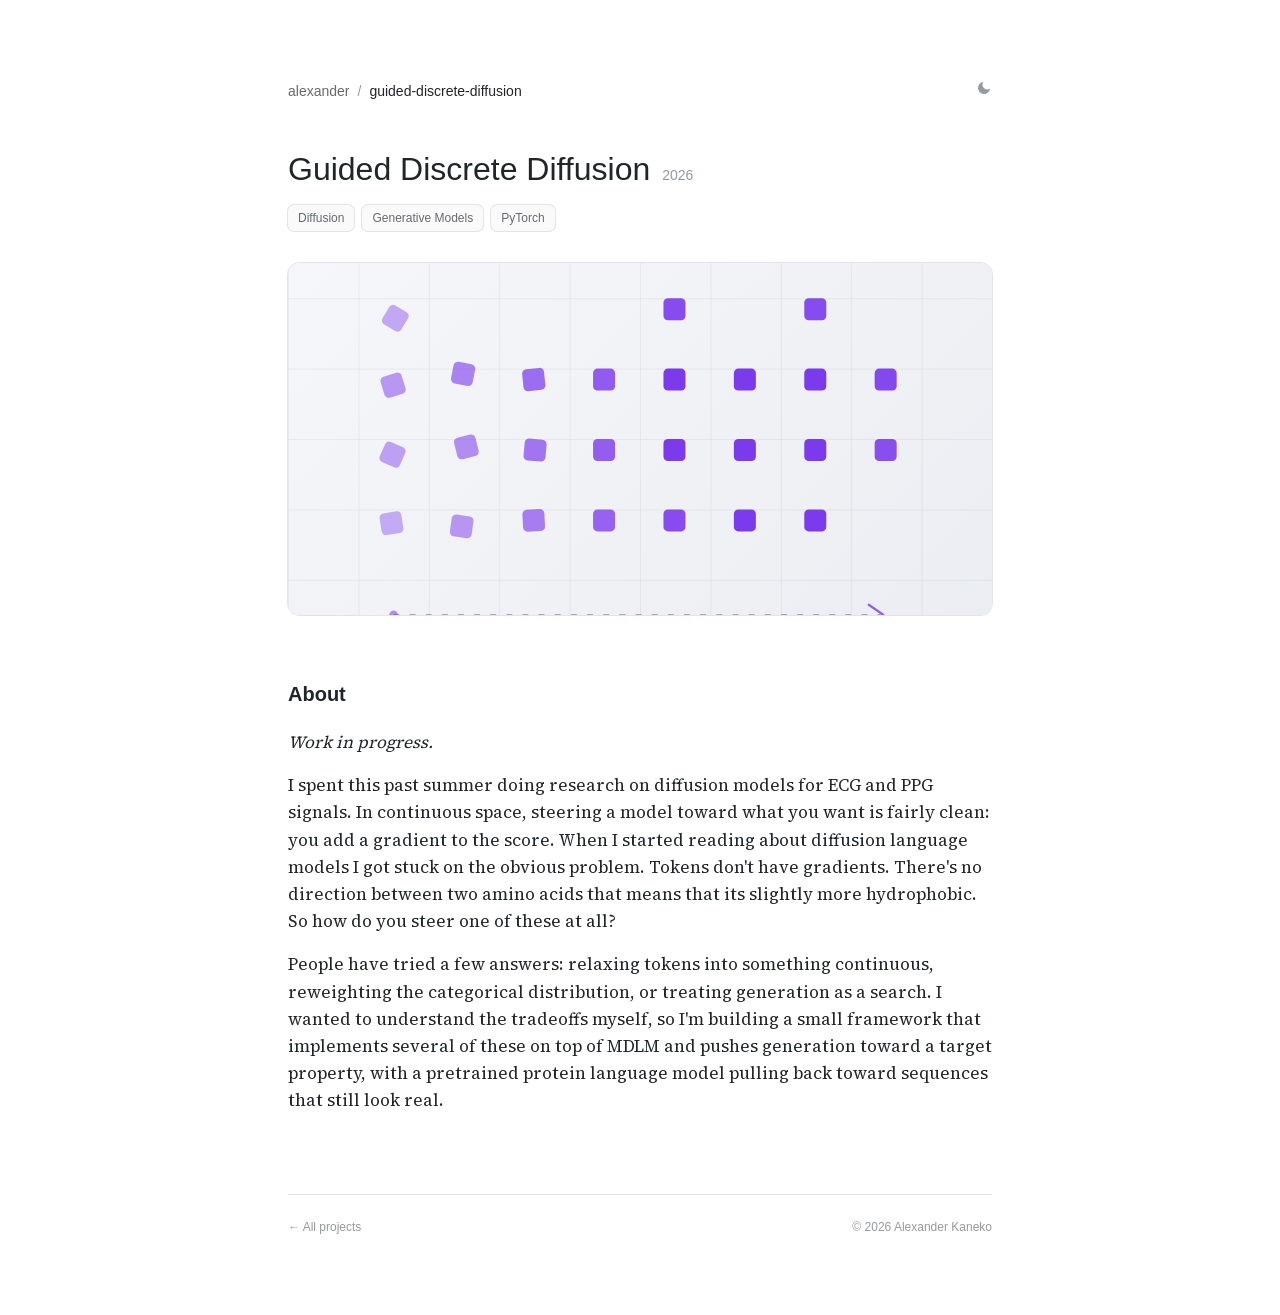
<file: projects/guided-discrete-diffusion/index.html>
<!DOCTYPE html><html lang="en" data-theme="light" class="source_serif_4_8bd87c57-module__OkbGFG__variable h-full antialiased"><head><meta charSet="utf-8"/><meta name="viewport" content="width=device-width, initial-scale=1"/><link rel="preload" href="/_next/static/media/68d403cf9f2c68c5-s.p.20at88_q9f_kt.woff2" as="font" crossorigin="" type="font/woff2"/><link rel="stylesheet" href="/_next/static/chunks/38unqqpps5qfg.css" data-precedence="next"/><link rel="preload" as="script" fetchPriority="low" href="/_next/static/chunks/3s6nzrbk-8mnv.js"/><script src="/_next/static/chunks/19mx3mg6lkumu.js" async=""></script><script src="/_next/static/chunks/1mkbuudhndal5.js" async=""></script><script src="/_next/static/chunks/344n2zhqbh4pn.js" async=""></script><script src="/_next/static/chunks/turbopack-0bv4xkzom9o-x.js" async=""></script><script src="/_next/static/chunks/3fntmmi971322.js" async="" crossorigin=""></script><script src="/_next/static/chunks/0cp7o8g415g0x.js" async="" crossorigin=""></script><title>Guided Discrete Diffusion — Alexander Kaneko</title><meta name="description" content="Guiding MDLM for protein target properties."/><link rel="icon" href="/favicon.ico?favicon.17kak22uxoi-9.ico" sizes="48x48" type="image/x-icon"/><link rel="icon" href="/icon.svg?icon.2dyegckhurt3d.svg" sizes="any" type="image/svg+xml"/><link rel="apple-touch-icon" href="/apple-icon.png?apple-icon.251t3axmcei3p.png" sizes="180x180" type="image/png"/><meta name="next-size-adjust" content=""/><script>(function(){try{var t=localStorage.getItem("theme");if(t)document.documentElement.setAttribute("data-theme",t)}catch(e){}})()</script><script src="/_next/static/chunks/0cz1d0mv5g_q7.js" noModule=""></script></head><body class="min-h-full flex flex-col bg-canvas text-ink font-sans"><div hidden=""><!--$--><!--/$--></div><main class="mx-auto w-full max-w-[47rem] px-6 py-14 sm:py-20"><nav class="flex items-center gap-2 text-sm mb-12"><a class="text-muted hover:text-ink transition-colors" href="/">alexander</a><span class="text-faint">/</span><span class="text-ink">guided-discrete-diffusion</span><span class="ml-auto"><button aria-label="Toggle dark mode" class="text-faint hover:text-ink transition-colors cursor-pointer"><svg class="w-4 h-4" viewBox="0 0 24 24" fill="currentColor"><path d="M21 12.79A9 9 0 1111.21 3 7 7 0 0021 12.79z"></path></svg></button></span></nav><header><div class="flex items-baseline gap-3 flex-wrap"><h1 class="text-[1.75rem] sm:text-[2rem] font-medium leading-tight">Guided Discrete Diffusion</h1><span class="text-sm text-faint">2026</span></div><div class="mt-4 flex flex-wrap gap-2"><span class="px-2.5 py-1 rounded-md text-[12px] text-muted bg-surface ring-1 ring-line">Diffusion</span><span class="px-2.5 py-1 rounded-md text-[12px] text-muted bg-surface ring-1 ring-line">Generative Models</span><span class="px-2.5 py-1 rounded-md text-[12px] text-muted bg-surface ring-1 ring-line">PyTorch</span></div></header><div class="mt-8 rounded-xl overflow-hidden ring-1 ring-line aspect-[2/1]"><svg viewBox="0 0 480 480" preserveAspectRatio="xMidYMid slice" class="w-full h-full [--c:#7c3aed] dark:[--c:#a78bfa] " aria-hidden="true"><defs><linearGradient id="bg-guided-discrete-diffusion" x1="0" y1="0" x2="1" y2="1"><stop offset="0" style="stop-color:var(--cover-from)"></stop><stop offset="1" style="stop-color:var(--cover-to)"></stop></linearGradient><pattern id="grid-guided-discrete-diffusion" width="48" height="48" patternUnits="userSpaceOnUse"><path d="M48 0H0V48" fill="none" stroke="var(--cover-grid)" stroke-width="1"></path></pattern></defs><rect width="480" height="480" fill="url(#bg-guided-discrete-diffusion)"></rect><rect width="480" height="480" fill="url(#grid-guided-discrete-diffusion)"></rect><g fill="var(--c)"><rect x="64" y="196" width="15" height="15" rx="3" opacity="0.5" transform="rotate(-17 71 203)"></rect><rect x="64" y="243" width="15" height="15" rx="3" opacity="0.45" transform="rotate(24 71 250)"></rect><rect x="63" y="290" width="15" height="15" rx="3" opacity="0.4" transform="rotate(-9 70 297)"></rect><rect x="66" y="150" width="15" height="15" rx="3" opacity="0.42" transform="rotate(31 73 157)"></rect><rect x="112" y="188" width="15" height="15" rx="3" opacity="0.6" transform="rotate(11 119 195)"></rect><rect x="114" y="238" width="15" height="15" rx="3" opacity="0.55" transform="rotate(-14 121 245)"></rect><rect x="111" y="292" width="15" height="15" rx="3" opacity="0.5" transform="rotate(8 118 299)"></rect><rect x="160" y="192" width="15" height="15" rx="3" opacity="0.72" transform="rotate(-6 167 199)"></rect><rect x="161" y="240" width="15" height="15" rx="3" opacity="0.68" transform="rotate(5 168 247)"></rect><rect x="160" y="288" width="15" height="15" rx="3" opacity="0.64" transform="rotate(-3 167 295)"></rect><rect x="208" y="192" width="15" height="15" rx="3" opacity="0.82"></rect><rect x="208" y="240" width="15" height="15" rx="3" opacity="0.8"></rect><rect x="208" y="288" width="15" height="15" rx="3" opacity="0.78"></rect><rect x="256" y="144" width="15" height="15" rx="3" opacity="0.9"></rect><rect x="256" y="192" width="15" height="15" rx="3" opacity="1"></rect><rect x="256" y="240" width="15" height="15" rx="3" opacity="1"></rect><rect x="256" y="288" width="15" height="15" rx="3" opacity="0.9"></rect><rect x="304" y="192" width="15" height="15" rx="3" opacity="1"></rect><rect x="304" y="240" width="15" height="15" rx="3" opacity="1"></rect><rect x="304" y="288" width="15" height="15" rx="3" opacity="1"></rect><rect x="352" y="144" width="15" height="15" rx="3" opacity="0.9"></rect><rect x="352" y="192" width="15" height="15" rx="3" opacity="1"></rect><rect x="352" y="240" width="15" height="15" rx="3" opacity="1"></rect><rect x="352" y="288" width="15" height="15" rx="3" opacity="1"></rect><rect x="400" y="192" width="15" height="15" rx="3" opacity="0.92"></rect><rect x="400" y="240" width="15" height="15" rx="3" opacity="0.88"></rect></g><path d="M72 360C168 360 300 360 404 360" fill="none" stroke="var(--c)" stroke-opacity=".5" stroke-width="1.5" stroke-dasharray="4 7"></path><path d="M396 353l10 7-10 7" fill="none" stroke="var(--c)" stroke-opacity=".8" stroke-width="1.5" stroke-linecap="round" stroke-linejoin="round"></path><circle cx="72" cy="360" r="3" fill="var(--c)" fill-opacity=".55"></circle></svg></div><section class="mt-16"><h2 class="text-[20px] font-semibold text-ink mb-5">About</h2><p class="font-serif text-[17px] leading-[1.6] text-ink mt-4 first:mt-0 italic">Work in progress.</p><p class="font-serif text-[17px] leading-[1.6] text-ink mt-4 first:mt-0 ">I spent this past summer doing research on diffusion models for ECG and PPG signals. In continuous space, steering a model toward what you want is fairly clean: you add a gradient to the score. When I started reading about diffusion language models I got stuck on the obvious problem. Tokens don&#x27;t have gradients. There&#x27;s no direction between two amino acids that means that its slightly more hydrophobic. So how do you steer one of these at all?</p><p class="font-serif text-[17px] leading-[1.6] text-ink mt-4 first:mt-0 ">People have tried a few answers: relaxing tokens into something continuous, reweighting the categorical distribution, or treating generation as a search. I wanted to understand the tradeoffs myself, so I&#x27;m building a small framework that implements several of these on top of MDLM and pushes generation toward a target property, with a pretrained protein language model pulling back toward sequences that still look real.</p></section><footer class="mt-20 pt-6 border-t border-line flex items-center justify-between text-xs text-faint"><a class="hover:text-muted transition-colors" href="/#projects">← All projects</a><span>© <!-- -->2026<!-- --> Alexander Kaneko</span></footer></main><!--$--><!--/$--><script src="/_next/static/chunks/3s6nzrbk-8mnv.js" id="_R_" async=""></script><script>(self.__next_f=self.__next_f||[]).push([0])</script><script>self.__next_f.push([1,"1:\"$Sreact.fragment\"\n2:I[39756,[\"/_next/static/chunks/3fntmmi971322.js\"],\"default\"]\n3:I[37457,[\"/_next/static/chunks/3fntmmi971322.js\"],\"default\"]\n5:I[97367,[\"/_next/static/chunks/3fntmmi971322.js\"],\"OutletBoundary\"]\n6:\"$Sreact.suspense\"\n9:I[97367,[\"/_next/static/chunks/3fntmmi971322.js\"],\"ViewportBoundary\"]\nb:I[97367,[\"/_next/static/chunks/3fntmmi971322.js\"],\"MetadataBoundary\"]\nd:I[68027,[\"/_next/static/chunks/3fntmmi971322.js\"],\"default\",1]\n:HL[\"/_next/static/chunks/38unqqpps5qfg.css\",\"style\"]\n:HL[\"/_next/static/media/68d403cf9f2c68c5-s.p.20at88_q9f_kt.woff2\",\"font\",{\"crossOrigin\":\"\",\"type\":\"font/woff2\"}]\n8:X\n0:{\"P\":null,\"c\":[\"\",\"projects\",\"guided-discrete-diffusion\",\"\"],\"q\":\"\",\"i\":false,\"f\":[[[\"\",{\"children\":[\"projects\",{\"children\":[[\"slug\",\"guided-discrete-diffusion\",\"d\",[]],{\"children\":[\"__PAGE__\",{},\"$undefined\",\"$undefined\",4608]},\"$undefined\",\"$undefined\",4608]},\"$undefined\",\"$undefined\",4608]},\"$undefined\",\"$undefined\",4624],[[\"$\",\"$1\",\"c\",{\"children\":[[[\"$\",\"link\",\"0\",{\"rel\":\"stylesheet\",\"href\":\"/_next/static/chunks/38unqqpps5qfg.css\",\"precedence\":\"next\",\"crossOrigin\":\"$undefined\",\"nonce\":\"$undefined\"}],[\"$\",\"script\",\"script-0\",{\"src\":\"/_next/static/chunks/3fntmmi971322.js\",\"async\":true,\"nonce\":\"$undefined\"}]],[\"$\",\"html\",null,{\"lang\":\"en\",\"data-theme\":\"light\",\"className\":\"source_serif_4_8bd87c57-module__OkbGFG__variable h-full antialiased\",\"suppressHydrationWarning\":true,\"children\":[[\"$\",\"head\",null,{\"children\":[\"$\",\"script\",null,{\"dangerouslySetInnerHTML\":{\"__html\":\"(function(){try{var t=localStorage.getItem(\\\"theme\\\");if(t)document.documentElement.setAttribute(\\\"data-theme\\\",t)}catch(e){}})()\"}}]}],[\"$\",\"body\",null,{\"className\":\"min-h-full flex flex-col bg-canvas text-ink font-sans\",\"children\":[\"$\",\"$L2\",null,{\"parallelRouterKey\":\"children\",\"error\":\"$undefined\",\"errorStyles\":\"$undefined\",\"errorScripts\":\"$undefined\",\"template\":[\"$\",\"$L3\",null,{}],\"templateStyles\":\"$undefined\",\"templateScripts\":\"$undefined\",\"notFound\":[[[\"$\",\"title\",null,{\"children\":\"404: This page could not be found.\"}],[\"$\",\"div\",null,{\"style\":{\"fontFamily\":\"system-ui,\\\"Segoe UI\\\",Roboto,Helvetica,Arial,sans-serif,\\\"Apple Color Emoji\\\",\\\"Segoe UI Emoji\\\"\",\"height\":\"100vh\",\"textAlign\":\"center\",\"display\":\"flex\",\"flexDirection\":\"column\",\"alignItems\":\"center\",\"justifyContent\":\"center\"},\"children\":[\"$\",\"div\",null,{\"children\":[[\"$\",\"style\",null,{\"dangerouslySetInnerHTML\":{\"__html\":\"body{color:#000;background:#fff;margin:0}.next-error-h1{border-right:1px solid rgba(0,0,0,.3)}@media (prefers-color-scheme:dark){body{color:#fff;background:#000}.next-error-h1{border-right:1px solid rgba(255,255,255,.3)}}\"}}],[\"$\",\"h1\",null,{\"className\":\"next-error-h1\",\"style\":{\"display\":\"inline-block\",\"margin\":\"0 20px 0 0\",\"padding\":\"0 23px 0 0\",\"fontSize\":24,\"fontWeight\":500,\"verticalAlign\":\"top\",\"lineHeight\":\"49px\"},\"children\":404}],[\"$\",\"div\",null,{\"style\":{\"display\":\"inline-block\"},\"children\":[\"$\",\"h2\",null,{\"style\":{\"fontSize\":14,\"fontWeight\":400,\"lineHeight\":\"49px\",\"margin\":0},\"children\":\"This page could not be found.\"}]}]]}]}]],[]],\"forbidden\":\"$undefined\",\"unauthorized\":\"$undefined\"}]}]]}]]}],{\"children\":[[\"$\",\"$1\",\"c\",{\"children\":[null,[\"$\",\"$L2\",null,{\"parallelRouterKey\":\"children\",\"error\":\"$undefined\",\"errorStyles\":\"$undefined\",\"errorScripts\":\"$undefined\",\"template\":[\"$\",\"$L3\",null,{}],\"templateStyles\":\"$undefined\",\"templateScripts\":\"$undefined\",\"notFound\":\"$undefined\",\"forbidden\":\"$undefined\",\"unauthorized\":\"$undefined\"}]]}],{\"children\":[[\"$\",\"$1\",\"c\",{\"children\":[null,[\"$\",\"$L2\",null,{\"parallelRouterKey\":\"children\",\"error\":\"$undefined\",\"errorStyles\":\"$undefined\",\"errorScripts\":\"$undefined\",\"template\":[\"$\",\"$L3\",null,{}],\"templateStyles\":\"$undefined\",\"templateScripts\":\"$undefined\",\"notFound\":\"$undefined\",\"forbidden\":\"$undefined\",\"unauthorized\":\"$undefined\"}]]}],{\"children\":[[\"$\",\"$1\",\"c\",{\"children\":[\"$L4\",[[\"$\",\"script\",\"script-0\",{\"src\":\"/_next/static/chunks/0cp7o8g415g0x.js\",\"async\":true,\"nonce\":\"$undefined\"}]],[\"$\",\"$L5\",null,{\"children\":[\"$\",\"$6\",null,{\"name\":\"Next.MetadataOutlet\",\"children\":\"$@7\"}]}]]}],{},null,false,null]},null,false,\"$8\"]},null,false,\"$8\"]},null,false,null],[\"$\",\"$1\",\"h\",{\"children\":[null,[\"$\",\"$L9\",null,{\"children\":\"$La\"}],[\"$\",\"div\",null,{\"hidden\":true,\"children\":[\"$\",\"$Lb\",null,{\"children\":[\"$\",\"$6\",null,{\"name\":\"Next.Metadata\",\"children\":\"$Lc\"}]}]}],[\"$\",\"meta\",null,{\"name\":\"next-size-adjust\",\"content\":\"\"}]]}],false]],\"m\":\"$undefined\",\"G\":[\"$d\",[[\"$\",\"link\",\"0\",{\"rel\":\"stylesheet\",\"href\":\"/_next/static/chunks/38unqqpps5qfg.css\",\"precedence\":\"next\",\"crossOrigin\":\"$undefined\",\"nonce\":\"$undefined\"}]]],\"S\":true,\"h\":null,\"r\":\"$undefined\",\"s\":\"$undefined\",\"a\":\"$undefined\",\"l\":\"$undefined\",\"p\":\"$undefined\",\"d\":\"$undefined\",\"b\":\"HRv_74ky8xHAzcx5VBNoW\"}\ne:I[22016,[\"/_next/static/chunks/3fntmmi971322.js\",\"/_next/static/chunks/0cp7o8g415g0x.js\"],\"\"]\nf:I[31722,[\"/_next/static/chunks/3fntmmi971322.js\",\"/_next/static/chunks/0cp7o8g415g0x.js\"],\"ThemeToggle\"]\n8:C\n4:[\"$\",\"main\",null,{\"className\":\"mx-auto w-full max-w-[47rem] px-6 py-14 sm:py-20\",\"children\":[[\"$\",\"nav\",null,{\"className\":\"flex items-center gap-2 text-sm mb-12\",\"children\":[[\"$\",\"$Le\",null,{\"href\":\"/\",\"className\":\"text-muted hover:text-ink transition-colors\",\"children\":\"alexander\"}],[\"$\",\"span\",null,{\"className\":\"text-faint\",\"children\":\"/\"}],[\"$\",\"span\",null,{\"className\":\"text-ink\",\"children\":\"guided-discrete-diffusion\"}],[\"$\",\"span\",null,{\"className\":\"ml-auto\",\"children\":[\"$\",\"$Lf\",null,{}]}]]}],[\"$\",\"header\",null,{\"children\":[[\"$\",\"div\",null,{\"className\":\"flex items-baseline gap-3 flex-wrap\",\"children\":[[\"$\",\"h1\",null,{\"className\":\"text-[1.75rem] sm:text-[2rem] font-medium leading-tight\",\"children\":\"Guided Discrete Diffusion\"}],[\"$\",\"span\",null,{\"className\":\"text-sm text-faint\",\"children\":\"2026\"}]]}],[\"$\",\"div\",null,{\"className\":\"mt-4 flex flex-wrap gap-2\",\"children\":[[\"$\",\"span\",\"Diffusion\",{\"className\":\"px-2.5 py-1 rounded-md text-[12px] text-muted bg-surface ring-1 ring-line\",\"children\":\"Diffusion\"}],[\"$\",\"span\",\"Generative Models\",{\"className\":\"px-2.5 py-1 rounded-md text-[12px] text-muted bg-surface ring-1 ring-line\",\"children\":\"Generative Models\"}],[\"$\",\"span\",\"PyTorch\",{\"className\":\"px-2.5 py-1 rounded-md text-[12px] text-muted bg-surface ring-1 ring-line\",\"children\":\"PyTorch\"}]]}],\"$undefined\"]}],[\"$\",\"div\",null,{\"className\":\"mt-8 rounded-xl overflow-hidden ring-1 ring-line aspect-[2/1]\",\"children\":[\"$\",\"svg\",null,{\"viewBox\":\"0 0 480 480\",\"preserveAspectRatio\":\"xMidYMid slice\",\"className\":\"w-full h-full [--c:#7c3aed] dark:[--c:#a78bfa] \",\"aria-hidden\":\"true\",\"children\":[[\"$\",\"defs\",null,{\"children\":[[\"$\",\"linearGradient\",null,{\"id\":\"bg-guided-discrete-diffusion\",\"x1\":\"0\",\"y1\":\"0\",\"x2\":\"1\",\"y2\":\"1\",\"children\":[[\"$\",\"stop\",null,{\"offset\":\"0\",\"style\":{\"stopColor\":\"var(--cover-from)\"}}],[\"$\",\"stop\",null,{\"offset\":\"1\",\"style\":{\"stopColor\":\"var(--cover-to)\"}}]]}],[\"$\",\"pattern\",null,{\"id\":\"grid-guided-discrete-diffusion\",\"width\":\"48\",\"height\":\"48\",\"patternUnits\":\"userSpaceOnUse\",\"children\":[\"$\",\"path\",null,{\"d\":\"M48 0H0V48\",\"fill\":\"none\",\"stroke\":\"var(--cover-grid)\",\"strokeWidth\":\"1\"}]}]]}],[\"$\",\"rect\",null,{\"width\":\"480\",\"height\":\"480\",\"fill\":\"url(#bg-guided-discrete-diffusion)\"}],[\"$\",\"rect\",null,{\"width\":\"480\",\"height\":\"480\",\"fill\":\"url(#grid-guided-discrete-diffusion)\"}],[[\"$\",\"g\",null,{\"fill\":\"var(--c)\",\"children\":[[\"$\",\"rect\",\"64-196\",{\"x\":64,\"y\":196,\"width\":\"15\",\"height\":\"15\",\"rx\":\"3\",\"opacity\":0.5,\"transform\":\"rotate(-17 71 203)\"}],[\"$\",\"rect\",\"64-243\",{\"x\":64,\"y\":243,\"width\":\"15\",\"height\":\"15\",\"rx\":\"3\",\"opacity\":0.45,\"transform\":\"rotate(24 71 250)\"}],[\"$\",\"rect\",\"63-290\",{\"x\":63,\"y\":290,\"width\":\"15\",\"height\":\"15\",\"rx\":\"3\",\"opacity\":0.4,\"transform\":\"rotate(-9 70 297)\"}],[\"$\",\"rect\",\"66-150\",{\"x\":66,\"y\":150,\"width\":\"15\",\"height\":\"15\",\"rx\":\"3\",\"opacity\":0.42,\"transform\":\"rotate(31 73 157)\"}],[\"$\",\"rect\",\"112-188\",{\"x\":112,\"y\":188,\"width\":\"15\",\"height\":\"15\",\"rx\":\"3\",\"opacity\":0.6,\"transform\":\"rotate(11 119 195)\"}],[\"$\",\"rect\",\"114-238\",{\"x\":114,\"y\":238,\"width\":\"15\",\"height\":\"15\",\"rx\":\"3\",\"opacity\":0.55,\"transform\":\"rotate(-14 121 245)\"}],[\"$\",\"rect\",\"111-292\",{\"x\":111,\"y\":292,\"width\":\"15\",\"height\":\"15\",\"rx\":\"3\",\"opacity\":0.5,\"transform\":\"rotate(8 118 299)\"}],[\"$\",\"rect\",\"160-192\",{\"x\":160,\"y\":192,\"width\":\"15\",\"height\":\"15\",\"rx\":\"3\",\"opacity\":0.72,\"transform\":\"rotate(-6 167 199)\"}],[\"$\",\"rect\",\"161-240\",{\"x\":161,\"y\":240,\"width\":\"15\",\"height\":\"15\",\"rx\":\"3\",\"opacity\":0.68,\"transform\":\"rotate(5 168 247)\"}],[\"$\",\"rect\",\"160-288\",{\"x\":160,\"y\":288,\"width\":\"15\",\"height\":\"15\",\"rx\":\"3\",\"opacity\":0.64,\"transform\":\"rotate(-3 167 295)\"}],[\"$\",\"rect\",\"208-192\",{\"x\":208,\"y\":192,\"width\":\"15\",\"height\":\"15\",\"rx\":\"3\",\"opacity\":0.82,\"transform\":\"$undefined\"}],[\"$\",\"rect\",\"208-240\",{\"x\":208,\"y\":240,\"width\":\"15\",\"height\":\"15\",\"rx\":\"3\",\"opacity\":0.8,\"transform\":\"$undefined\"}],[\"$\",\"rect\",\"208-288\",{\"x\":208,\"y\":288,\"width\":\"15\",\"height\":\"15\",\"rx\":\"3\",\"opacity\":0.78,\"transform\":\"$undefined\"}],[\"$\",\"rect\",\"256-144\",{\"x\":256,\"y\":144,\"width\":\"15\",\"height\":\"15\",\"rx\":\"3\",\"opacity\":0.9,\"transform\":\"$undefined\"}],[\"$\",\"rect\",\"256-192\",{\"x\":256,\"y\":192,\"width\":\"15\",\"height\":\"15\",\"rx\":\"3\",\"opacity\":1,\"transform\":\"$undefined\"}],[\"$\",\"rect\",\"256-240\",{\"x\":256,\"y\":240,\"width\":\"15\",\"height\":\"15\",\"rx\":\"3\",\"opacity\":1,\"transform\":\"$undefined\"}],[\"$\",\"rect\",\"256-288\",{\"x\":256,\"y\":288,\"width\":\"15\",\"height\":\"15\",\"rx\":\"3\",\"opacity\":0.9,\"transform\":\"$undefined\"}],[\"$\",\"rect\",\"304-192\",{\"x\":304,\"y\":192,\"width\":\"15\",\"height\":\"15\",\"rx\":\"3\",\"opacity\":1,\"transform\":\"$undefined\"}],[\"$\",\"rect\",\"304-240\",{\"x\":304,\"y\":240,\"width\":\"15\",\"height\":\"15\",\"rx\":\"3\",\"opacity\":1,\"transform\":\"$undefined\"}],[\"$\",\"rect\",\"304-288\",{\"x\":304,\"y\":288,\"width\":\"15\",\"height\":\"15\",\"rx\":\"3\",\"opacity\":1,\"transform\":\"$undefined\"}],[\"$\",\"rect\",\"352-144\",{\"x\":352,\"y\":144,\"width\":\"15\",\"height\":\"15\",\"rx\":\"3\",\"opacity\":0.9,\"transform\":\"$undefined\"}],[\"$\",\"rect\",\"352-192\",{\"x\":352,\"y\":192,\"width\":\"15\",\"height\":\"15\",\"rx\":\"3\",\"opacity\":1,\"transform\":\"$undefined\"}],[\"$\",\"rect\",\"352-240\",{\"x\":352,\"y\":240,\"width\":\"15\",\"height\":\"15\",\"rx\":\"3\",\"opacity\":1,\"transform\":\"$undefined\"}],[\"$\",\"rect\",\"352-288\",{\"x\":352,\"y\":288,\"width\":\"15\",\"height\":\"15\",\"rx\":\"3\",\"opacity\":1,\"transform\":\"$undefined\"}],[\"$\",\"rect\",\"400-192\",{\"x\":400,\"y\":192,\"width\":\"15\",\"height\":\"15\",\"rx\":\"3\",\"opacity\":0.92,\"transform\":\"$undefined\"}],[\"$\",\"rect\",\"400-240\",{\"x\":400,\"y\":240,\"width\":\"15\",\"height\":\"15\",\"rx\":\"3\",\"opacity\":0.88,\"transform\":\"$undefined\"}]]}],\"$L10\",\"$L11\",\"$L12\"]]}]}],[\"$L13\"],\"$L14\"]}]\n10:[\"$\",\"path\",null,{\"d\":\"M72 360C168 360 300 360 404 360\",\"fill\":\"none\",\"stroke\":\"var(--c)\",\"strokeOpacity\":\".5\",\"strokeWidth\":\"1.5\",\"strokeDasharray\":\"4 7\"}]\n11:[\"$\",\"path\",null,{\"d\":\"M396 353l10 7-10 7\",\"fill\":\"none\",\"stroke\":\"var(--c)\",\"strokeOpacity\":\".8\",\"strokeWidth\":\"1.5\",\"strokeLinecap\":\"round\",\"strokeLinejoin\":\"round\"}]\n12:[\"$\",\"circle\",null,{\"cx\":\"72\",\"cy\":\"360\",\"r\":\"3\",\"fill\":\"var(--c)\",\"fillOpacity\":\".55\"}]\n13:[\"$\",\"section\",\"About\",{\"className\":\"mt-16\",\"children\":[[\"$\",\"h2\",null,{\"className\":\"text-[20px] font-semibold text-ink mb-5\",\"children\":\"About\"}],[[\"$\",\"p\",\"0\",{\"className\":\"font-serif text-[17px] leading-[1.6] text-ink mt-4 first:mt-0 italic\",\"children\":\"Work in progress.\"}],[\"$\",\"p\",\"1\",{\"className\":\"font-serif text-[17px] leading-[1.6] text-ink mt-4 first:mt-0 \",\"children\":\"I spent this past summer doing research on diffusion models for ECG and PPG signals. In continuous space, steering a model toward what you want is fairly clean: you add a gradient to the score. When I started reading about diffusion language models I got stuck on the obvious problem. Tokens don't have gradients. There's no direction between two amino acids that means that its slightly more hydrophobic. So how do you steer one of these at all?\"}],[\"$\",\"p\",\"2\",{\"className\":\"font-serif text-[17px] leading-[1.6] text-ink mt-4 first:mt-0 \",\"children\":\"People have tried a few answers: relaxing tokens into something continuous, reweighting the categorical distribution, or treating generation as a search. I wanted to understand the tradeoffs myself, so I'm building a small framework that implements several of these on top of MDLM and pushes generation toward a target property, with a pretrained protein language model pulling back toward sequences that still look real.\"}]],null,\"$undefined\"]}]\n14:[\"$\",\"footer\",null,{\"className\":\"mt-20 pt-6 border-t border-line flex items-center justify-between text-xs text-faint\",\"children\":[[\"$\",\"$Le\",null,{\"href\":\"/#projects\",\"className\":\"hover:text-muted transition-colors\",\"children\":\"← All projects\"}],[\"$\",\"span\",null,{\"children\":[\"© \",2026,\" Alexander Kaneko\"]}]]}]\na:[[\"$\",\"meta\",\"0\",{\"charSet\":\"utf-8\"}],[\"$\",\"meta\",\"1\",{\"name\":\"viewport\",\"content\":\"width=device-width, initial-scale=1\"}]]\n15:I[27201,[\"/_next/static/chunks/3fntmmi971322.js\"],\"IconMark\"]\n7:null\nc:[[\"$\",\"title\",\"0\",{\"children\":\"Guided Discrete Diffusion — Alexander Kaneko\"}],[\"$\",\"meta\",\"1\",{\"name\":\"description\",\"content\":\"Guiding MDLM for protein target properties.\"}],[\"$\",\"link\",\"2\",{\"rel\":\"icon\",\"href\":\"/favicon.ico?favicon.17kak22uxoi-9.ico\",\"sizes\":\"48x48\",\"type\":\"image/x-icon\"}],[\"$\",\"link\",\"3\",{\"rel\":\"icon\",\"href\":\"/icon.svg?icon.2dyegckhurt3d.svg\",\"sizes\":\"any\",\"type\":\"image/svg+xml\"}],[\"$\",\"link\",\"4\",{\"rel\":\"apple-touch-icon\",\"href\":\"/apple-icon.png?apple-icon.251t3axmcei3p.png\",\"sizes\":\"180x180\",\"type\":\"image/png\"}],[\"$\",\"$L15\",\"5\",{}]]\n"])</script></body></html>
</file>
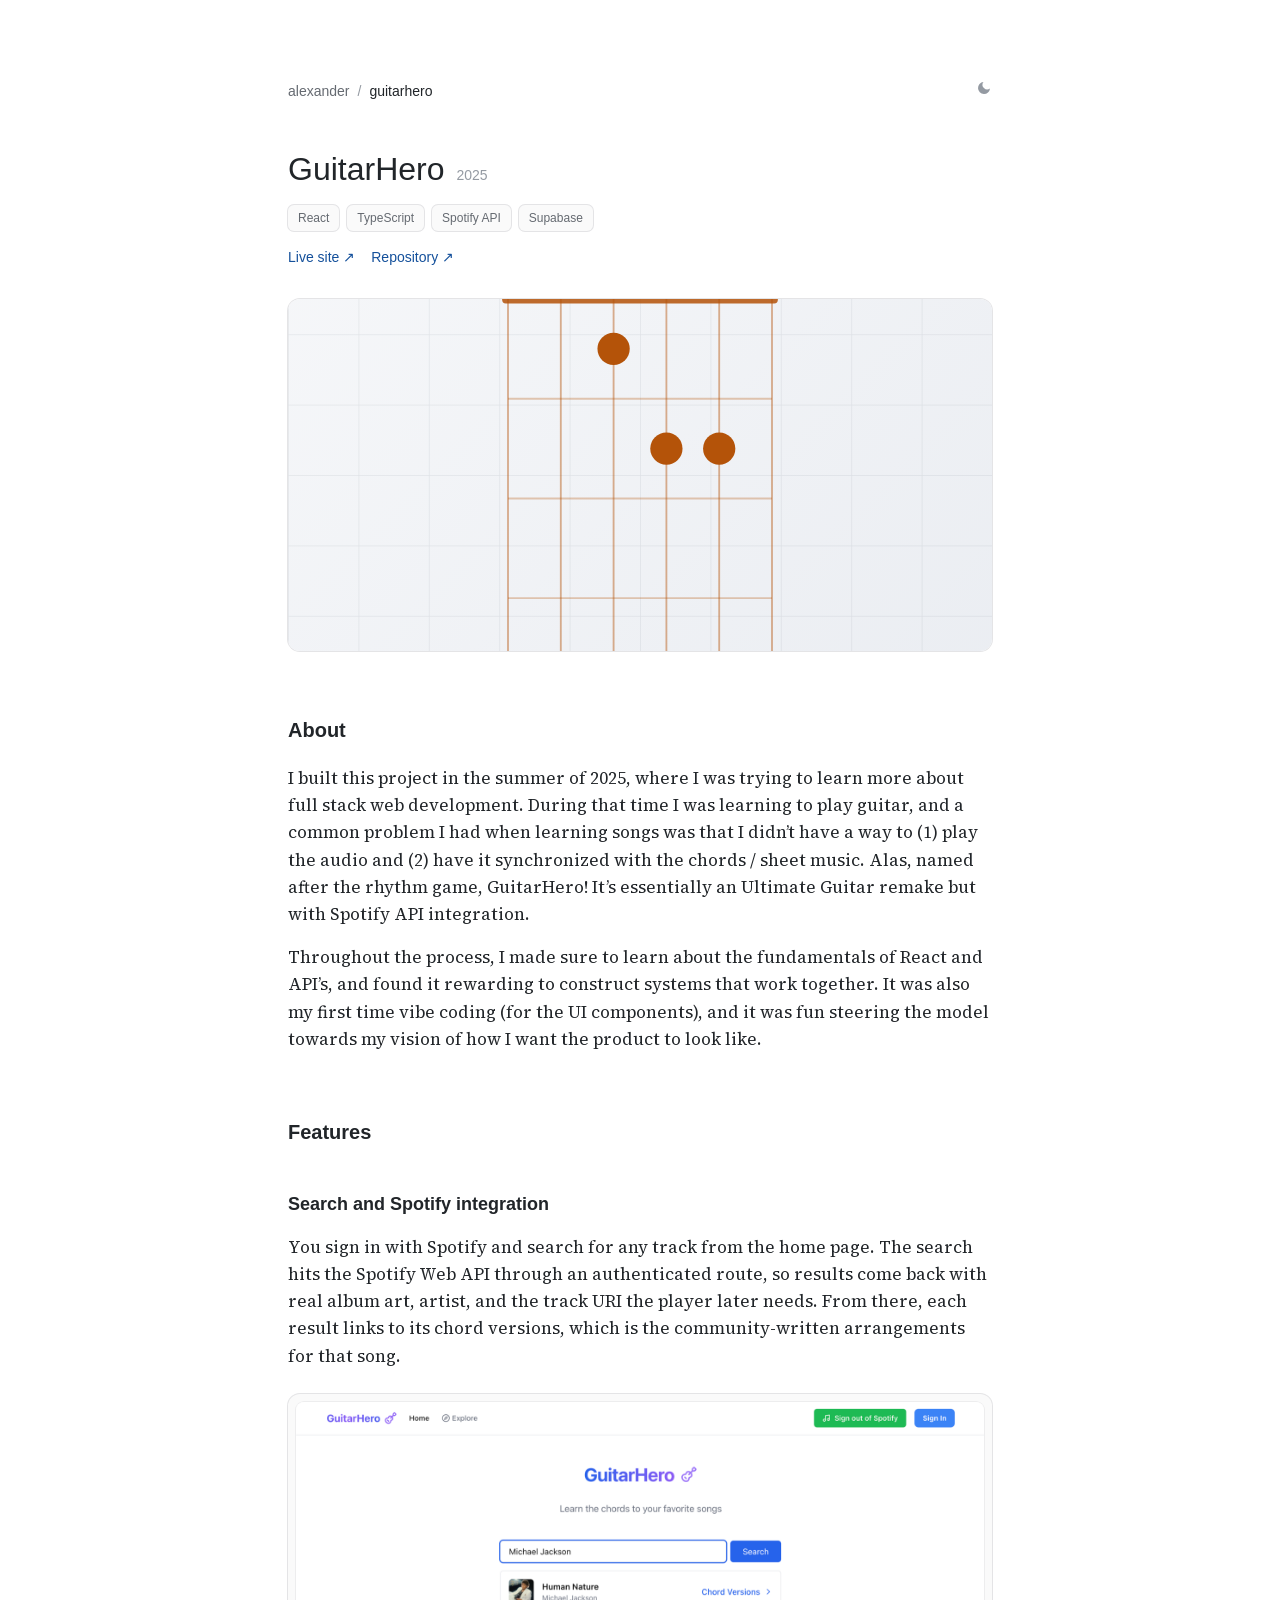
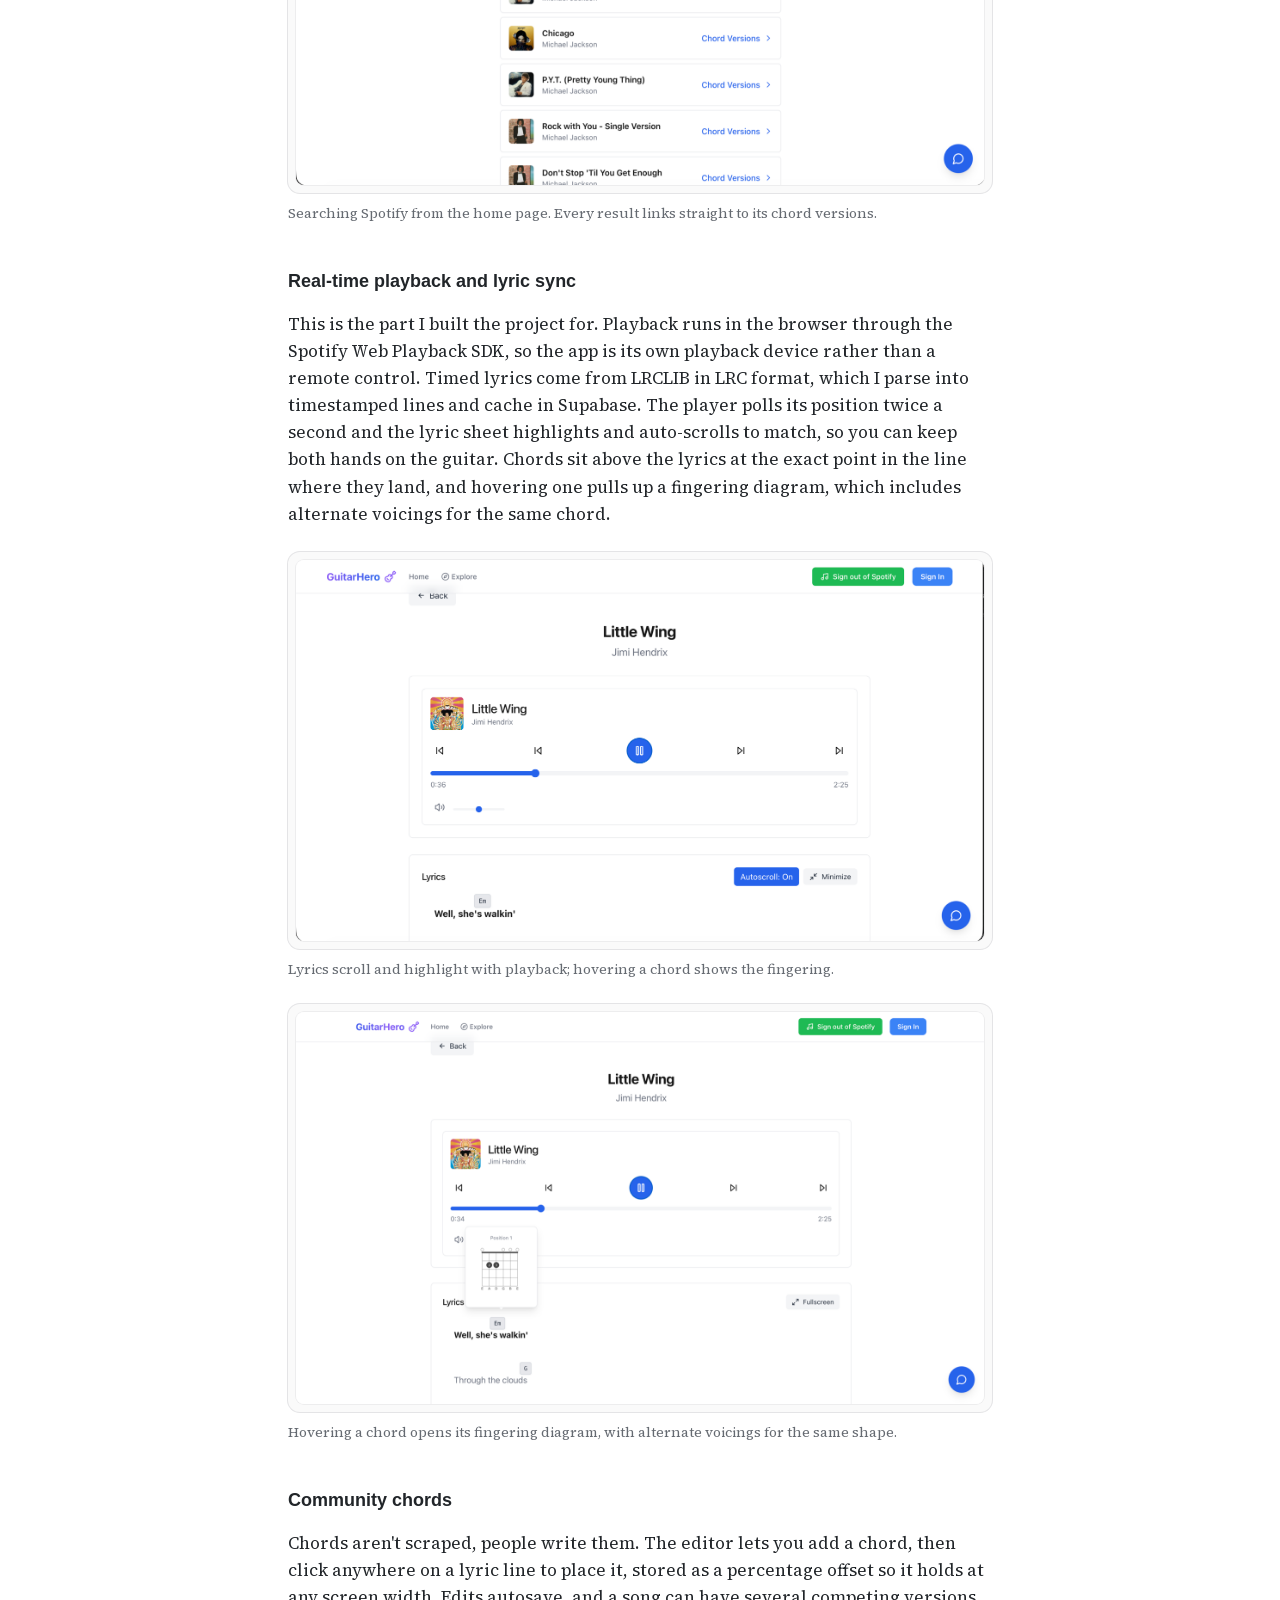
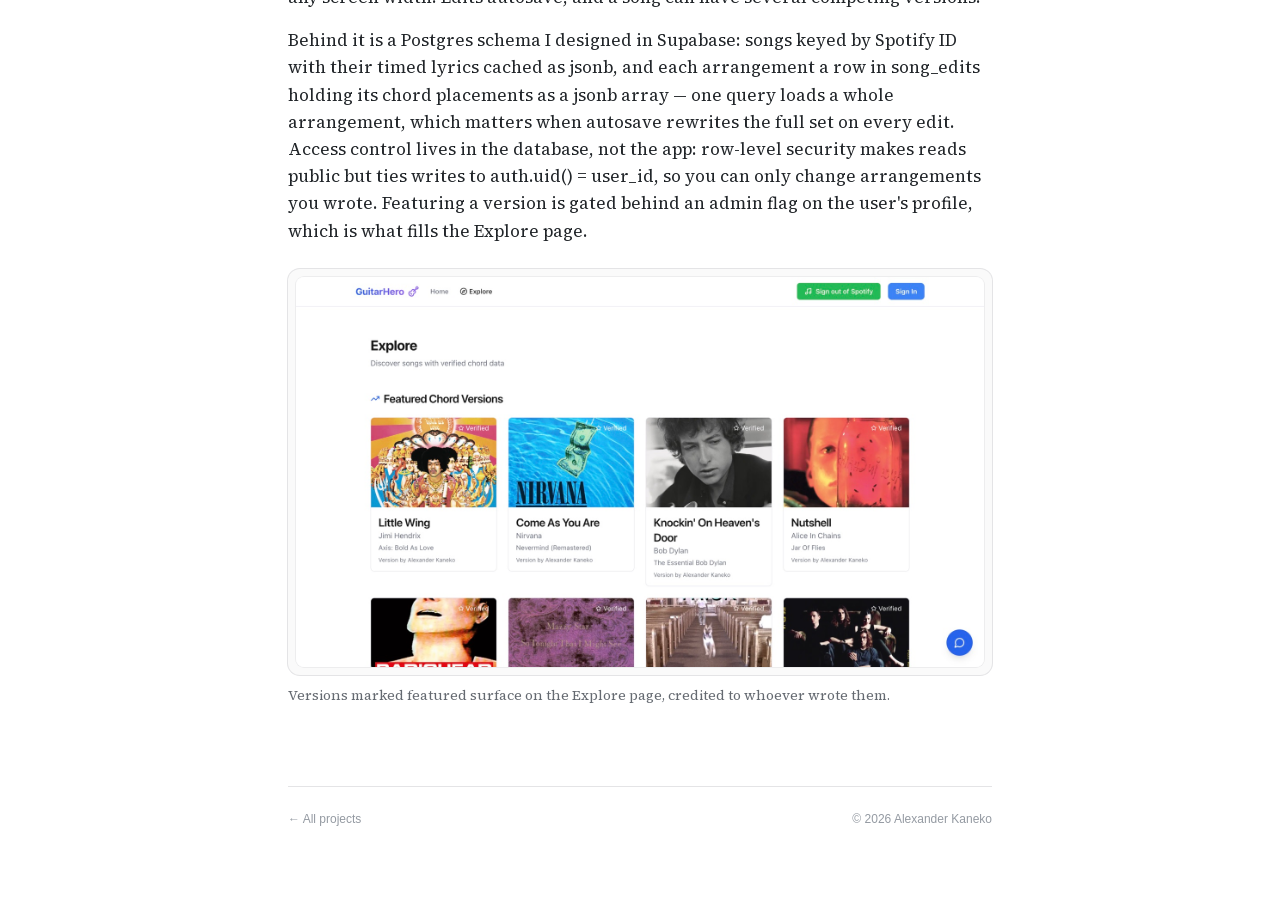
<file: projects/guitarhero/index.html>
<!DOCTYPE html><html lang="en" data-theme="light" class="source_serif_4_8bd87c57-module__OkbGFG__variable h-full antialiased"><head><meta charSet="utf-8"/><meta name="viewport" content="width=device-width, initial-scale=1"/><link rel="preload" href="/_next/static/media/68d403cf9f2c68c5-s.p.20at88_q9f_kt.woff2" as="font" crossorigin="" type="font/woff2"/><link rel="stylesheet" href="/_next/static/chunks/38unqqpps5qfg.css" data-precedence="next"/><link rel="preload" as="script" fetchPriority="low" href="/_next/static/chunks/3s6nzrbk-8mnv.js"/><script src="/_next/static/chunks/19mx3mg6lkumu.js" async=""></script><script src="/_next/static/chunks/1mkbuudhndal5.js" async=""></script><script src="/_next/static/chunks/344n2zhqbh4pn.js" async=""></script><script src="/_next/static/chunks/turbopack-0bv4xkzom9o-x.js" async=""></script><script src="/_next/static/chunks/3fntmmi971322.js" async="" crossorigin=""></script><script src="/_next/static/chunks/0cp7o8g415g0x.js" async="" crossorigin=""></script><title>GuitarHero — Alexander Kaneko</title><meta name="description" content="An Ultimate Guitar inspired webpage for learning chords to songs I like to play."/><link rel="icon" href="/favicon.ico?favicon.17kak22uxoi-9.ico" sizes="48x48" type="image/x-icon"/><link rel="icon" href="/icon.svg?icon.2dyegckhurt3d.svg" sizes="any" type="image/svg+xml"/><link rel="apple-touch-icon" href="/apple-icon.png?apple-icon.251t3axmcei3p.png" sizes="180x180" type="image/png"/><meta name="next-size-adjust" content=""/><script>(function(){try{var t=localStorage.getItem("theme");if(t)document.documentElement.setAttribute("data-theme",t)}catch(e){}})()</script><script src="/_next/static/chunks/0cz1d0mv5g_q7.js" noModule=""></script></head><body class="min-h-full flex flex-col bg-canvas text-ink font-sans"><div hidden=""><!--$--><!--/$--></div><main class="mx-auto w-full max-w-[47rem] px-6 py-14 sm:py-20"><nav class="flex items-center gap-2 text-sm mb-12"><a class="text-muted hover:text-ink transition-colors" href="/">alexander</a><span class="text-faint">/</span><span class="text-ink">guitarhero</span><span class="ml-auto"><button aria-label="Toggle dark mode" class="text-faint hover:text-ink transition-colors cursor-pointer"><svg class="w-4 h-4" viewBox="0 0 24 24" fill="currentColor"><path d="M21 12.79A9 9 0 1111.21 3 7 7 0 0021 12.79z"></path></svg></button></span></nav><header><div class="flex items-baseline gap-3 flex-wrap"><h1 class="text-[1.75rem] sm:text-[2rem] font-medium leading-tight">GuitarHero</h1><span class="text-sm text-faint">2025</span></div><div class="mt-4 flex flex-wrap gap-2"><span class="px-2.5 py-1 rounded-md text-[12px] text-muted bg-surface ring-1 ring-line">React</span><span class="px-2.5 py-1 rounded-md text-[12px] text-muted bg-surface ring-1 ring-line">TypeScript</span><span class="px-2.5 py-1 rounded-md text-[12px] text-muted bg-surface ring-1 ring-line">Spotify API</span><span class="px-2.5 py-1 rounded-md text-[12px] text-muted bg-surface ring-1 ring-line">Supabase</span></div><div class="mt-4 flex flex-wrap gap-x-4 gap-y-1 text-sm"><a href="https://guitarhero.vercel.app/" target="_blank" rel="noopener noreferrer" class="text-accent hover:underline underline-offset-4">Live site<!-- --> ↗</a><a href="https://github.com/kaneko29/guitarhero/tree/main" target="_blank" rel="noopener noreferrer" class="text-accent hover:underline underline-offset-4">Repository<!-- --> ↗</a></div></header><div class="mt-8 rounded-xl overflow-hidden ring-1 ring-line aspect-[2/1]"><svg viewBox="0 0 480 480" preserveAspectRatio="xMidYMid slice" class="w-full h-full [--c:#b45309] dark:[--c:#f59e0b] " aria-hidden="true"><defs><linearGradient id="bg-guitarhero" x1="0" y1="0" x2="1" y2="1"><stop offset="0" style="stop-color:var(--cover-from)"></stop><stop offset="1" style="stop-color:var(--cover-to)"></stop></linearGradient><pattern id="grid-guitarhero" width="48" height="48" patternUnits="userSpaceOnUse"><path d="M48 0H0V48" fill="none" stroke="var(--cover-grid)" stroke-width="1"></path></pattern></defs><rect width="480" height="480" fill="url(#bg-guitarhero)"></rect><rect width="480" height="480" fill="url(#grid-guitarhero)"></rect><g stroke="var(--c)" stroke-opacity=".45" stroke-width="1.25"><line x1="150" y1="120" x2="150" y2="392"></line><line x1="186" y1="120" x2="186" y2="392"></line><line x1="222" y1="120" x2="222" y2="392"></line><line x1="258" y1="120" x2="258" y2="392"></line><line x1="294" y1="120" x2="294" y2="392"></line><line x1="330" y1="120" x2="330" y2="392"></line></g><rect x="146" y="116" width="188" height="7" rx="2.5" fill="var(--c)" fill-opacity=".85"></rect><g stroke="var(--c)" stroke-opacity=".3" stroke-width="1.25"><line x1="150" y1="188" x2="330" y2="188"></line><line x1="150" y1="256" x2="330" y2="256"></line><line x1="150" y1="324" x2="330" y2="324"></line><line x1="150" y1="392" x2="330" y2="392"></line></g><g fill="var(--c)"><circle cx="222" cy="154" r="11"></circle><circle cx="258" cy="222" r="11"></circle><circle cx="294" cy="222" r="11"></circle></g><g fill="none" stroke="var(--c)" stroke-opacity=".7" stroke-width="1.5"><circle cx="150" cy="100" r="6"></circle><circle cx="330" cy="100" r="6"></circle></g><path d="M186 96l8 8-8 8M258 96l-8 8 8 8" fill="none" stroke="var(--c)" stroke-opacity=".35" stroke-width="1.5" stroke-linecap="round" stroke-linejoin="round"></path></svg></div><section class="mt-16"><h2 class="text-[20px] font-semibold text-ink mb-5">About</h2><p class="font-serif text-[17px] leading-[1.6] text-ink mt-4 first:mt-0 ">I built this project in the summer of 2025, where I was trying to learn more about full stack web development. During that time I was learning to play guitar, and a common problem I had when learning songs was that I didn’t have a way to (1) play the audio and (2) have it synchronized with the chords / sheet music. Alas, named after the rhythm game, GuitarHero! It’s essentially an Ultimate Guitar remake but with Spotify API integration.</p><p class="font-serif text-[17px] leading-[1.6] text-ink mt-4 first:mt-0 ">Throughout the process, I made sure to learn about the fundamentals of React and API’s, and found it rewarding to construct systems that work together. It was also my first time vibe coding (for the UI components), and it was fun steering the model towards my vision of how I want the product to look like.</p></section><section class="mt-16"><h2 class="text-[20px] font-semibold text-ink mb-5">Features</h2><div class="mt-11 first:mt-6"><h3 class="text-[18px] font-semibold text-ink mb-3">Search and Spotify integration</h3><p class="font-serif text-[17px] leading-[1.6] text-ink mt-4 first:mt-0 ">You sign in with Spotify and search for any track from the home page. The search hits the Spotify Web API through an authenticated route, so results come back with real album art, artist, and the track URI the player later needs. From there, each result links to its chord versions, which is the community-written arrangements for that song.</p><div class="mt-6 space-y-6"><figure><div class="rounded-xl bg-surface ring-1 ring-line p-2"><img alt="Searching Spotify from the home page. Every result links straight to its chord versions." loading="lazy" width="1600" height="900" decoding="async" data-nimg="1" class="w-full h-auto rounded-lg ring-1 ring-line/60" style="color:transparent" src="/guitarhero/search.png"/></div><figcaption class="mt-2.5 font-serif text-[14px] leading-[1.5] text-muted">Searching Spotify from the home page. Every result links straight to its chord versions.</figcaption></figure></div></div><div class="mt-11 first:mt-6"><h3 class="text-[18px] font-semibold text-ink mb-3">Real-time playback and lyric sync</h3><p class="font-serif text-[17px] leading-[1.6] text-ink mt-4 first:mt-0 ">This is the part I built the project for. Playback runs in the browser through the Spotify Web Playback SDK, so the app is its own playback device rather than a remote control. Timed lyrics come from LRCLIB in LRC format, which I parse into timestamped lines and cache in Supabase. The player polls its position twice a second and the lyric sheet highlights and auto-scrolls to match, so you can keep both hands on the guitar. Chords sit above the lyrics at the exact point in the line where they land, and hovering one pulls up a fingering diagram, which includes alternate voicings for the same chord.</p><div class="mt-6 space-y-6"><figure><div class="rounded-xl bg-surface ring-1 ring-line p-2"><img alt="Lyrics scroll and highlight with playback; hovering a chord shows the fingering." loading="lazy" width="1600" height="900" decoding="async" data-nimg="1" class="w-full h-auto rounded-lg ring-1 ring-line/60" style="color:transparent" src="/guitarhero/playback.png"/></div><figcaption class="mt-2.5 font-serif text-[14px] leading-[1.5] text-muted">Lyrics scroll and highlight with playback; hovering a chord shows the fingering.</figcaption></figure><figure><div class="rounded-xl bg-surface ring-1 ring-line p-2"><img alt="Hovering a chord opens its fingering diagram, with alternate voicings for the same shape." loading="lazy" width="1600" height="900" decoding="async" data-nimg="1" class="w-full h-auto rounded-lg ring-1 ring-line/60" style="color:transparent" src="/guitarhero/chord-diagram.png"/></div><figcaption class="mt-2.5 font-serif text-[14px] leading-[1.5] text-muted">Hovering a chord opens its fingering diagram, with alternate voicings for the same shape.</figcaption></figure></div></div><div class="mt-11 first:mt-6"><h3 class="text-[18px] font-semibold text-ink mb-3">Community chords</h3><p class="font-serif text-[17px] leading-[1.6] text-ink mt-4 first:mt-0 ">Chords aren&#x27;t scraped, people write them. The editor lets you add a chord, then click anywhere on a lyric line to place it, stored as a percentage offset so it holds at any screen width. Edits autosave, and a song can have several competing versions.</p><p class="font-serif text-[17px] leading-[1.6] text-ink mt-4 first:mt-0 ">Behind it is a Postgres schema I designed in Supabase: songs keyed by Spotify ID with their timed lyrics cached as jsonb, and each arrangement a row in song_edits holding its chord placements as a jsonb array — one query loads a whole arrangement, which matters when autosave rewrites the full set on every edit. Access control lives in the database, not the app: row-level security makes reads public but ties writes to auth.uid() = user_id, so you can only change arrangements you wrote. Featuring a version is gated behind an admin flag on the user&#x27;s profile, which is what fills the Explore page.</p><div class="mt-6 space-y-6"><figure><div class="rounded-xl bg-surface ring-1 ring-line p-2"><img alt="Versions marked featured surface on the Explore page, credited to whoever wrote them." loading="lazy" width="1600" height="900" decoding="async" data-nimg="1" class="w-full h-auto rounded-lg ring-1 ring-line/60" style="color:transparent" src="/guitarhero/explore.jpg"/></div><figcaption class="mt-2.5 font-serif text-[14px] leading-[1.5] text-muted">Versions marked featured surface on the Explore page, credited to whoever wrote them.</figcaption></figure></div></div></section><footer class="mt-20 pt-6 border-t border-line flex items-center justify-between text-xs text-faint"><a class="hover:text-muted transition-colors" href="/#projects">← All projects</a><span>© <!-- -->2026<!-- --> Alexander Kaneko</span></footer></main><!--$--><!--/$--><script src="/_next/static/chunks/3s6nzrbk-8mnv.js" id="_R_" async=""></script><script>(self.__next_f=self.__next_f||[]).push([0])</script><script>self.__next_f.push([1,"1:\"$Sreact.fragment\"\n2:I[39756,[\"/_next/static/chunks/3fntmmi971322.js\"],\"default\"]\n3:I[37457,[\"/_next/static/chunks/3fntmmi971322.js\"],\"default\"]\n5:I[97367,[\"/_next/static/chunks/3fntmmi971322.js\"],\"OutletBoundary\"]\n6:\"$Sreact.suspense\"\n9:I[97367,[\"/_next/static/chunks/3fntmmi971322.js\"],\"ViewportBoundary\"]\nb:I[97367,[\"/_next/static/chunks/3fntmmi971322.js\"],\"MetadataBoundary\"]\nd:I[68027,[\"/_next/static/chunks/3fntmmi971322.js\"],\"default\",1]\n:HL[\"/_next/static/chunks/38unqqpps5qfg.css\",\"style\"]\n:HL[\"/_next/static/media/68d403cf9f2c68c5-s.p.20at88_q9f_kt.woff2\",\"font\",{\"crossOrigin\":\"\",\"type\":\"font/woff2\"}]\n8:X\n0:{\"P\":null,\"c\":[\"\",\"projects\",\"guitarhero\",\"\"],\"q\":\"\",\"i\":false,\"f\":[[[\"\",{\"children\":[\"projects\",{\"children\":[[\"slug\",\"guitarhero\",\"d\",[]],{\"children\":[\"__PAGE__\",{},\"$undefined\",\"$undefined\",4608]},\"$undefined\",\"$undefined\",4608]},\"$undefined\",\"$undefined\",4608]},\"$undefined\",\"$undefined\",4624],[[\"$\",\"$1\",\"c\",{\"children\":[[[\"$\",\"link\",\"0\",{\"rel\":\"stylesheet\",\"href\":\"/_next/static/chunks/38unqqpps5qfg.css\",\"precedence\":\"next\",\"crossOrigin\":\"$undefined\",\"nonce\":\"$undefined\"}],[\"$\",\"script\",\"script-0\",{\"src\":\"/_next/static/chunks/3fntmmi971322.js\",\"async\":true,\"nonce\":\"$undefined\"}]],[\"$\",\"html\",null,{\"lang\":\"en\",\"data-theme\":\"light\",\"className\":\"source_serif_4_8bd87c57-module__OkbGFG__variable h-full antialiased\",\"suppressHydrationWarning\":true,\"children\":[[\"$\",\"head\",null,{\"children\":[\"$\",\"script\",null,{\"dangerouslySetInnerHTML\":{\"__html\":\"(function(){try{var t=localStorage.getItem(\\\"theme\\\");if(t)document.documentElement.setAttribute(\\\"data-theme\\\",t)}catch(e){}})()\"}}]}],[\"$\",\"body\",null,{\"className\":\"min-h-full flex flex-col bg-canvas text-ink font-sans\",\"children\":[\"$\",\"$L2\",null,{\"parallelRouterKey\":\"children\",\"error\":\"$undefined\",\"errorStyles\":\"$undefined\",\"errorScripts\":\"$undefined\",\"template\":[\"$\",\"$L3\",null,{}],\"templateStyles\":\"$undefined\",\"templateScripts\":\"$undefined\",\"notFound\":[[[\"$\",\"title\",null,{\"children\":\"404: This page could not be found.\"}],[\"$\",\"div\",null,{\"style\":{\"fontFamily\":\"system-ui,\\\"Segoe UI\\\",Roboto,Helvetica,Arial,sans-serif,\\\"Apple Color Emoji\\\",\\\"Segoe UI Emoji\\\"\",\"height\":\"100vh\",\"textAlign\":\"center\",\"display\":\"flex\",\"flexDirection\":\"column\",\"alignItems\":\"center\",\"justifyContent\":\"center\"},\"children\":[\"$\",\"div\",null,{\"children\":[[\"$\",\"style\",null,{\"dangerouslySetInnerHTML\":{\"__html\":\"body{color:#000;background:#fff;margin:0}.next-error-h1{border-right:1px solid rgba(0,0,0,.3)}@media (prefers-color-scheme:dark){body{color:#fff;background:#000}.next-error-h1{border-right:1px solid rgba(255,255,255,.3)}}\"}}],[\"$\",\"h1\",null,{\"className\":\"next-error-h1\",\"style\":{\"display\":\"inline-block\",\"margin\":\"0 20px 0 0\",\"padding\":\"0 23px 0 0\",\"fontSize\":24,\"fontWeight\":500,\"verticalAlign\":\"top\",\"lineHeight\":\"49px\"},\"children\":404}],[\"$\",\"div\",null,{\"style\":{\"display\":\"inline-block\"},\"children\":[\"$\",\"h2\",null,{\"style\":{\"fontSize\":14,\"fontWeight\":400,\"lineHeight\":\"49px\",\"margin\":0},\"children\":\"This page could not be found.\"}]}]]}]}]],[]],\"forbidden\":\"$undefined\",\"unauthorized\":\"$undefined\"}]}]]}]]}],{\"children\":[[\"$\",\"$1\",\"c\",{\"children\":[null,[\"$\",\"$L2\",null,{\"parallelRouterKey\":\"children\",\"error\":\"$undefined\",\"errorStyles\":\"$undefined\",\"errorScripts\":\"$undefined\",\"template\":[\"$\",\"$L3\",null,{}],\"templateStyles\":\"$undefined\",\"templateScripts\":\"$undefined\",\"notFound\":\"$undefined\",\"forbidden\":\"$undefined\",\"unauthorized\":\"$undefined\"}]]}],{\"children\":[[\"$\",\"$1\",\"c\",{\"children\":[null,[\"$\",\"$L2\",null,{\"parallelRouterKey\":\"children\",\"error\":\"$undefined\",\"errorStyles\":\"$undefined\",\"errorScripts\":\"$undefined\",\"template\":[\"$\",\"$L3\",null,{}],\"templateStyles\":\"$undefined\",\"templateScripts\":\"$undefined\",\"notFound\":\"$undefined\",\"forbidden\":\"$undefined\",\"unauthorized\":\"$undefined\"}]]}],{\"children\":[[\"$\",\"$1\",\"c\",{\"children\":[\"$L4\",[[\"$\",\"script\",\"script-0\",{\"src\":\"/_next/static/chunks/0cp7o8g415g0x.js\",\"async\":true,\"nonce\":\"$undefined\"}]],[\"$\",\"$L5\",null,{\"children\":[\"$\",\"$6\",null,{\"name\":\"Next.MetadataOutlet\",\"children\":\"$@7\"}]}]]}],{},null,false,null]},null,false,\"$8\"]},null,false,\"$8\"]},null,false,null],[\"$\",\"$1\",\"h\",{\"children\":[null,[\"$\",\"$L9\",null,{\"children\":\"$La\"}],[\"$\",\"div\",null,{\"hidden\":true,\"children\":[\"$\",\"$Lb\",null,{\"children\":[\"$\",\"$6\",null,{\"name\":\"Next.Metadata\",\"children\":\"$Lc\"}]}]}],[\"$\",\"meta\",null,{\"name\":\"next-size-adjust\",\"content\":\"\"}]]}],false]],\"m\":\"$undefined\",\"G\":[\"$d\",[[\"$\",\"link\",\"0\",{\"rel\":\"stylesheet\",\"href\":\"/_next/static/chunks/38unqqpps5qfg.css\",\"precedence\":\"next\",\"crossOrigin\":\"$undefined\",\"nonce\":\"$undefined\"}]]],\"S\":true,\"h\":null,\"r\":\"$undefined\",\"s\":\"$undefined\",\"a\":\"$undefined\",\"l\":\"$undefined\",\"p\":\"$undefined\",\"d\":\"$undefined\",\"b\":\"HRv_74ky8xHAzcx5VBNoW\"}\ne:I[22016,[\"/_next/static/chunks/3fntmmi971322.js\",\"/_next/static/chunks/0cp7o8g415g0x.js\"],\"\"]\nf:I[31722,[\"/_next/static/chunks/3fntmmi971322.js\",\"/_next/static/chunks/0cp7o8g415g0x.js\"],\"ThemeToggle\"]\n8:C\n4:[\"$\",\"main\",null,{\"className\":\"mx-auto w-full max-w-[47rem] px-6 py-14 sm:py-20\",\"children\":[[\"$\",\"nav\",null,{\"className\":\"flex items-center gap-2 text-sm mb-12\",\"children\":[[\"$\",\"$Le\",null,{\"href\":\"/\",\"className\":\"text-muted hover:text-ink transition-colors\",\"children\":\"alexander\"}],[\"$\",\"span\",null,{\"className\":\"text-faint\",\"children\":\"/\"}],[\"$\",\"span\",null,{\"className\":\"text-ink\",\"children\":\"guitarhero\"}],[\"$\",\"span\",null,{\"className\":\"ml-auto\",\"children\":[\"$\",\"$Lf\",null,{}]}]]}],[\"$\",\"header\",null,{\"children\":[[\"$\",\"div\",null,{\"className\":\"flex items-baseline gap-3 flex-wrap\",\"children\":[[\"$\",\"h1\",null,{\"className\":\"text-[1.75rem] sm:text-[2rem] font-medium leading-tight\",\"children\":\"GuitarHero\"}],[\"$\",\"span\",null,{\"className\":\"text-sm text-faint\",\"children\":\"2025\"}]]}],[\"$\",\"div\",null,{\"className\":\"mt-4 flex flex-wrap gap-2\",\"children\":[[\"$\",\"span\",\"React\",{\"className\":\"px-2.5 py-1 rounded-md text-[12px] text-muted bg-surface ring-1 ring-line\",\"children\":\"React\"}],[\"$\",\"span\",\"TypeScript\",{\"className\":\"px-2.5 py-1 rounded-md text-[12px] text-muted bg-surface ring-1 ring-line\",\"children\":\"TypeScript\"}],[\"$\",\"span\",\"Spotify API\",{\"className\":\"px-2.5 py-1 rounded-md text-[12px] text-muted bg-surface ring-1 ring-line\",\"children\":\"Spotify API\"}],[\"$\",\"span\",\"Supabase\",{\"className\":\"px-2.5 py-1 rounded-md text-[12px] text-muted bg-surface ring-1 ring-line\",\"children\":\"Supabase\"}]]}],[\"$\",\"div\",null,{\"className\":\"mt-4 flex flex-wrap gap-x-4 gap-y-1 text-sm\",\"children\":[[\"$\",\"a\",\"Live site\",{\"href\":\"https://guitarhero.vercel.app/\",\"target\":\"_blank\",\"rel\":\"noopener noreferrer\",\"className\":\"text-accent hover:underline underline-offset-4\",\"children\":[\"Live site\",\" ↗\"]}],[\"$\",\"a\",\"Repository\",{\"href\":\"https://github.com/kaneko29/guitarhero/tree/main\",\"target\":\"_blank\",\"rel\":\"noopener noreferrer\",\"className\":\"text-accent hover:underline underline-offset-4\",\"children\":[\"Repository\",\" ↗\"]}]]}]]}],[\"$\",\"div\",null,{\"className\":\"mt-8 rounded-xl overflow-hidden ring-1 ring-line aspect-[2/1]\",\"children\":[\"$\",\"svg\",null,{\"viewBox\":\"0 0 480 480\",\"preserveAspectRatio\":\"xMidYMid slice\",\"className\":\"w-full h-full [--c:#b45309] dark:[--c:#f59e0b] \",\"aria-hidden\":\"true\",\"children\":[[\"$\",\"defs\",null,{\"children\":[[\"$\",\"linearGradient\",null,{\"id\":\"bg-guitarhero\",\"x1\":\"0\",\"y1\":\"0\",\"x2\":\"1\",\"y2\":\"1\",\"children\":[[\"$\",\"stop\",null,{\"offset\":\"0\",\"style\":{\"stopColor\":\"var(--cover-from)\"}}],[\"$\",\"stop\",null,{\"offset\":\"1\",\"style\":{\"stopColor\":\"var(--cover-to)\"}}]]}],[\"$\",\"pattern\",null,{\"id\":\"grid-guitarhero\",\"width\":\"48\",\"height\":\"48\",\"patternUnits\":\"userSpaceOnUse\",\"children\":[\"$\",\"path\",null,{\"d\":\"M48 0H0V48\",\"fill\":\"none\",\"stroke\":\"var(--cover-grid)\",\"strokeWidth\":\"1\"}]}]]}],[\"$\",\"rect\",null,{\"width\":\"480\",\"height\":\"480\",\"fill\":\"url(#bg-guitarhero)\"}],[\"$\",\"rect\",null,{\"width\":\"480\",\"height\":\"480\",\"fill\":\"url(#grid-guitarhero)\"}],[[\"$\",\"g\",null,{\"stroke\":\"var(--c)\",\"strokeOpacity\":\".45\",\"strokeWidth\":\"1.25\",\"children\":[[\"$\",\"line\",\"150\",{\"x1\":150,\"y1\":\"120\",\"x2\":150,\"y2\":\"392\"}],[\"$\",\"line\",\"186\",{\"x1\":186,\"y1\":\"120\",\"x2\":186,\"y2\":\"392\"}],[\"$\",\"line\",\"222\",{\"x1\":222,\"y1\":\"120\",\"x2\":222,\"y2\":\"392\"}],[\"$\",\"line\",\"258\",{\"x1\":258,\"y1\":\"120\",\"x2\":258,\"y2\":\"392\"}],[\"$\",\"line\",\"294\",{\"x1\":294,\"y1\":\"120\",\"x2\":294,\"y2\":\"392\"}],[\"$\",\"line\",\"330\",{\"x1\":330,\"y1\":\"120\",\"x2\":330,\"y2\":\"392\"}]]}],[\"$\",\"rect\",null,{\"x\":\"146\",\"y\":\"116\",\"width\":\"188\",\"height\":\"7\",\"rx\":\"2.5\",\"fill\":\"var(--c)\",\"fillOpacity\":\".85\"}],[\"$\",\"g\",null,{\"stroke\":\"var(--c)\",\"strokeOpacity\":\".3\",\"strokeWidth\":\"1.25\",\"children\":[[\"$\",\"line\",\"188\",{\"x1\":\"150\",\"y1\":188,\"x2\":\"330\",\"y2\":188}],[\"$\",\"line\",\"256\",{\"x1\":\"150\",\"y1\":256,\"x2\":\"330\",\"y2\":256}],[\"$\",\"line\",\"324\",{\"x1\":\"150\",\"y1\":324,\"x2\":\"330\",\"y2\":324}],[\"$\",\"line\",\"392\",{\"x1\":\"150\",\"y1\":392,\"x2\":\"330\",\"y2\":392}]]}],[\"$\",\"g\",null,{\"fill\":\"var(--c)\",\"children\":[[\"$\",\"circle\",null,{\"cx\":\"222\",\"cy\":\"154\",\"r\":\"11\"}],[\"$\",\"circle\",null,{\"cx\":\"258\",\"cy\":\"222\",\"r\":\"11\"}],[\"$\",\"circle\",null,{\"cx\":\"294\",\"cy\":\"222\",\"r\":\"11\"}]]}],[\"$\",\"g\",null,{\"fill\":\"none\",\"stroke\":\"var(--c)\",\"strokeOpacity\":\".7\",\"strokeWidth\":\"1.5\",\"children\":[[\"$\",\"circle\",null,{\"cx\":\"150\",\"cy\":\"100\",\"r\":\"6\"}],[\"$\",\"circle\",null,{\"cx\":\"330\",\"cy\":\"100\",\"r\":\"6\"}]]}],[\"$\",\"path\",null,{\"d\":\"M186 96l8 8-8 8M258 96l-8 8 8 8\",\"fill\":\"none\",\"stroke\":\"var(--c)\",\"strokeOpacity\":\".35\",\"strokeWidth\":\"1.5\",\"strokeLinecap\":\"round\",\"strokeLinejoin\":\"round\"}]]]}]}],[[\"$\",\"section\",\"About\",{\"className\":\"mt-16\",\"children\":[[\"$\",\"h2\",null,{\"className\":\"text-[20px] font-semibold text-ink mb-5\",\"children\":\"About\"}],[[\"$\",\"p\",\"0\",{\"className\":\"font-serif text-[17px] leading-[1.6] text-ink mt-4 first:mt-0 \",\"children\":\"I built this project in the summer of 2025, where I was trying to learn more about full stack web development. During that time I was learning to play guitar, and a common problem I had when learning songs was that I didn’t have a way to (1) play the audio and (2) have it synchronized with the chords / sheet music. Alas, named after the rhythm game, GuitarHero! It’s essentially an Ultimate Guitar remake but with Spotify API integration.\"}],\"$L10\"],\"$L11\",\"$undefined\"]}],\"$L12\"],\"$L13\"]}]\n14:I[5500,[\"/_next/static/chunks/3fntmmi971322.js\",\"/_next/static/chunks/0cp7o8g415g0x.js\"],\"Image\"]\n10:[\"$\",\"p\",\"1\",{\"className\":\"font-serif text-[17px] leading-[1.6] text-ink mt-4 first:mt-0 \",\"children\":\"Throughout the process, I made sure to learn about the fundamentals of React and API’s, and found it rewarding to construct systems that work together. It was also my first time vibe coding (for the UI components), and it was fun steering the model towards my vision of how I want the product to look like.\"}]\n11:null\n12:[\"$\",\"section\",\"Features\",{\"className\":\"mt-16\",\"children\":[[\"$\",\"h2\",null,{\"className\":\"text-[20px] font-semibold text-ink mb-5\",\"children\":\"Features\"}],\"$undefined\",null,[[\"$\",\"div\",\"Search and Spotify integration\",{\"className\":\"mt-11 first:mt-6\",\"children\":[[\"$\",\"h3\",null,{\"className\":\"text-[18px] font-semibold text-ink mb-3\",\"children\":\"Search and Spotify integration\"}],[[\"$\",\"p\",\"0\",{\"className\":\"font-serif text-[17px] leading-[1.6] text-ink mt-4 first:mt-0 \",\"children\":\"You sign in with Spotify and search for any track from the home page. The search hits the Spotify Web API through an authenticated route, so results come back with real album art, artist, and the track URI the player later needs. From there, each result links to its chord versions, which is the community-written arrangements for that song.\"}]],[\"$\",\"div\",null,{\"className\":\"mt-6 space-y-6\",\"children\":[[\"$\",\"figure\",\"/guitarhero/search.png\",{\"children\":[[\"$\",\"div\",null,{\"className\":\"rounded-xl bg-surface ring-1 ring-line p-2\",\"children\":[\"$\",\"$L14\",null,{\"src\":\"/guitarhero/search.png\",\"alt\":\"Searching Spotify from the home page. Every result links straight to its chord versions.\",\"width\":1600,\"height\":900,\"unoptimized\":false,\"className\":\"w-full h-auto rounded-lg ring-1 ring-line/60\"}]}],[\"$\",\"figcaption\",null,{\"className\":\"mt-2.5 font-serif text-[14px] leading-[1.5] text-muted\",\"children\":\"Searching Spotify from the home page. Every result links straight to its chord versions.\"}]]}]]}]]}],[\"$\",\"div\",\"Real-time playback and lyric sync\",{\"className\":\"mt-11 first:mt-6\",\"children\":[[\"$\",\"h3\",null,{\"className\":\"text-[18px] font-semibold text-ink mb-3\",\"children\":\"Real-time playback and lyric sync\"}],[[\"$\",\"p\",\"0\",{\"className\":\"font-serif text-[17px] leading-[1.6] text-ink mt-4 first:mt-0 \",\"children\":\"This is the part I built the project for. Playback runs in the browser through the Spotify Web Playback SDK, so the app is its own playback device rather than a remote control. Timed lyrics come from LRCLIB in LRC format, which I parse into timestamped lines and cache in Supabase. The player polls its position twice a second and the lyric sheet highlights and auto-scrolls to match, so you can keep both hands on the guitar. Chords sit above the lyrics at the exact point in the line where they land, and hovering one pulls up a fingering diagram, which includes alternate voicings for the same chord.\"}]],[\"$\",\"div\",null,{\"className\":\"mt-6 space-y-6\",\"children\":[[\"$\",\"figure\",\"/guitarhero/playback.png\",{\"children\":[[\"$\",\"div\",null,{\"className\":\"rounded-xl bg-surface ring-1 ring-line p-2\",\"children\":[\"$\",\"$L14\",null,{\"src\":\"/guitarhero/playback.png\",\"alt\":\"Lyrics scroll and highlight with playback; hovering a chord shows the fingering.\",\"width\":1600,\"height\":900,\"unoptimized\":false,\"className\":\"w-full h-auto rounded-lg ring-1 ring-line/60\"}]}],[\"$\",\"figcaption\",null,{\"className\":\"mt-2.5 font-serif text-[14px] leading-[1.5] text-muted\",\"children\":\"Lyrics scroll and highlight with playback; hovering a chord shows the fingering.\"}]]}],[\"$\",\"figure\",\"/guitarhero/chord-diagram.png\",{\"children\":[[\"$\",\"div\",null,{\"className\":\"rounded-xl bg-surface ring-1 ring-line p-2\",\"children\":[\"$\",\"$L14\",null,{\"src\":\"/guitarhero/chord-diagram.png\",\"alt\":\"Hovering a chord opens its fingering diagram, with alternate voicings for the same shape.\",\"width\":1600,\"height\":900,\"unoptimized\":false,\"className\":\"w-full h-auto rounded-lg ring-1 ring-line/60\"}]}],[\"$\",\"figcaption\",null,{\"className\":\"mt-2.5 font-serif text-[14px] leading-[1.5] text-muted\",\"children\":\"Hovering a chord opens its fingering diagram, with alternate voicings for the same shape.\"}]]}]]}]]}],[\"$\",\"div\",\"Community chords\",{\"className\":\"mt-11 first:mt-6\",\"children\":[[\"$\",\"h3\",null,{\"className\":\"text-[18px] font-semibold text-ink mb-3\",\"children\":\"Community chords\"}],\"$L15\",\"$L16\"]}]]]}]\n13:[\"$\",\"footer\",null,{\"className\":\"mt-20 pt-6 border-t border-line flex items-center justify-between text-xs text-faint\",\"children\":[[\"$\",\"$Le\",null,{\"href\":\"/#projects\",\"className\":\"hover:text-muted transition-colors\",\"children\":\"← All projects\"}],[\"$\",\"span\",null,{\"children\":[\"© \",2026,\" Alexander Kaneko\"]}]]}]\n15:[[\"$\",\"p\",\"0\",{\"className\":\"font-serif text-[17px] leading-[1.6] text-ink mt-4 first:mt-0 \",\"children\":\"Chords aren't scraped, people write them. The editor lets you add a chord, then click anywhere on a lyric line to place it, stored as a percentage offset so it holds at any screen width. Edits autosave, and a song can have several competing versions.\"}],[\"$\",\"p\",\"1\",{\"className\":\"font-serif text-[17px] leading-[1.6] text-ink mt-4 first:mt-0 \",\"children\":\"Behind it is a Postgres schema I designed in Supabase: songs keyed by Spotify ID with their timed lyrics cached as jsonb, and each arrangement a row in song_edits holding its chord placements as a jsonb array — one query loads a whole arrangement, which matters when autosave rewrites the full set on every edit. Access control lives in the database, not the app: row-level security makes reads public but ties writes to auth.uid() = user_id, so you can only change arrangements you wrote. Featuring a version is gated behind an admin flag on the user's profile, which is what fills the Explore page.\"}]]\n16:[\"$\",\"div\",null,{\"className\":\"mt-6 space-y-6\",\"children\":[[\"$\",\"figure\",\"/guitarhero/explore.jpg\",{\"children\":[[\"$\",\"div\",null,{\"className\":\"rounded-xl bg-surface ring-1 ring-line p-2\",\"children\":[\"$\",\"$L14\",null,{\"src\":\"/guitarhero/explore.jpg\",\"alt\":\"Versions marked featured surface on the Explore page, credited to whoever wrote them.\",\"width\":1600,\"height\":900,\"unoptimized\":false,\"className\":\"w-full h-auto rounded-lg ring-1 ring-line/60\"}]}],[\"$\",\"figcaption\",null,{\"className\":\"mt-2.5 font-serif text-[14px] leading-[1.5] text-muted\",\"children\":\"Versions marked featured surface on the Explore page, credited to whoever wrote them.\"}]]}]]}]\na:[[\"$\",\"meta\",\"0\",{\"charSet\":\"utf-8\"}],[\"$\",\"meta\",\"1\",{\"name\":\"viewport\",\"content\":\"width=device-width, initial-scale=1\"}]]\n17:I[27201,[\"/_next/static/chunks/3fntmmi971322.js\"],\"IconMark\"]\n7:null\nc:[[\"$\",\"title\",\"0\",{\"children\":\"GuitarHero — Alexander Kaneko\"}],[\"$\",\"meta\",\"1\",{\"name\":\"description\",\"content\":\"An Ultimate Guitar inspired webpage for learning chords to songs I like to play.\"}],[\"$\",\"link\",\"2\",{\"rel\":\"icon\",\"href\":\"/favicon.ico?favicon.17kak22uxoi-9.ico\",\"sizes\":\"48x48\",\"type\":\"image/x-icon\"}],[\"$\",\"link\",\"3\",{\"rel\":\"icon\",\"href\":\"/icon.svg?icon.2dyegckhurt3d.svg\",\"sizes\":\"any\",\"type\":\"image/svg+xml\"}],[\"$\",\"link\",\"4\",{\"rel\":\"apple-touch-icon\",\"href\":\"/apple-icon.png?apple-icon.251t3axmcei3p.png\",\"sizes\":\"180x180\",\"type\":\"image/png\"}],[\"$\",\"$L17\",\"5\",{}]]\n"])</script></body></html>
</file>
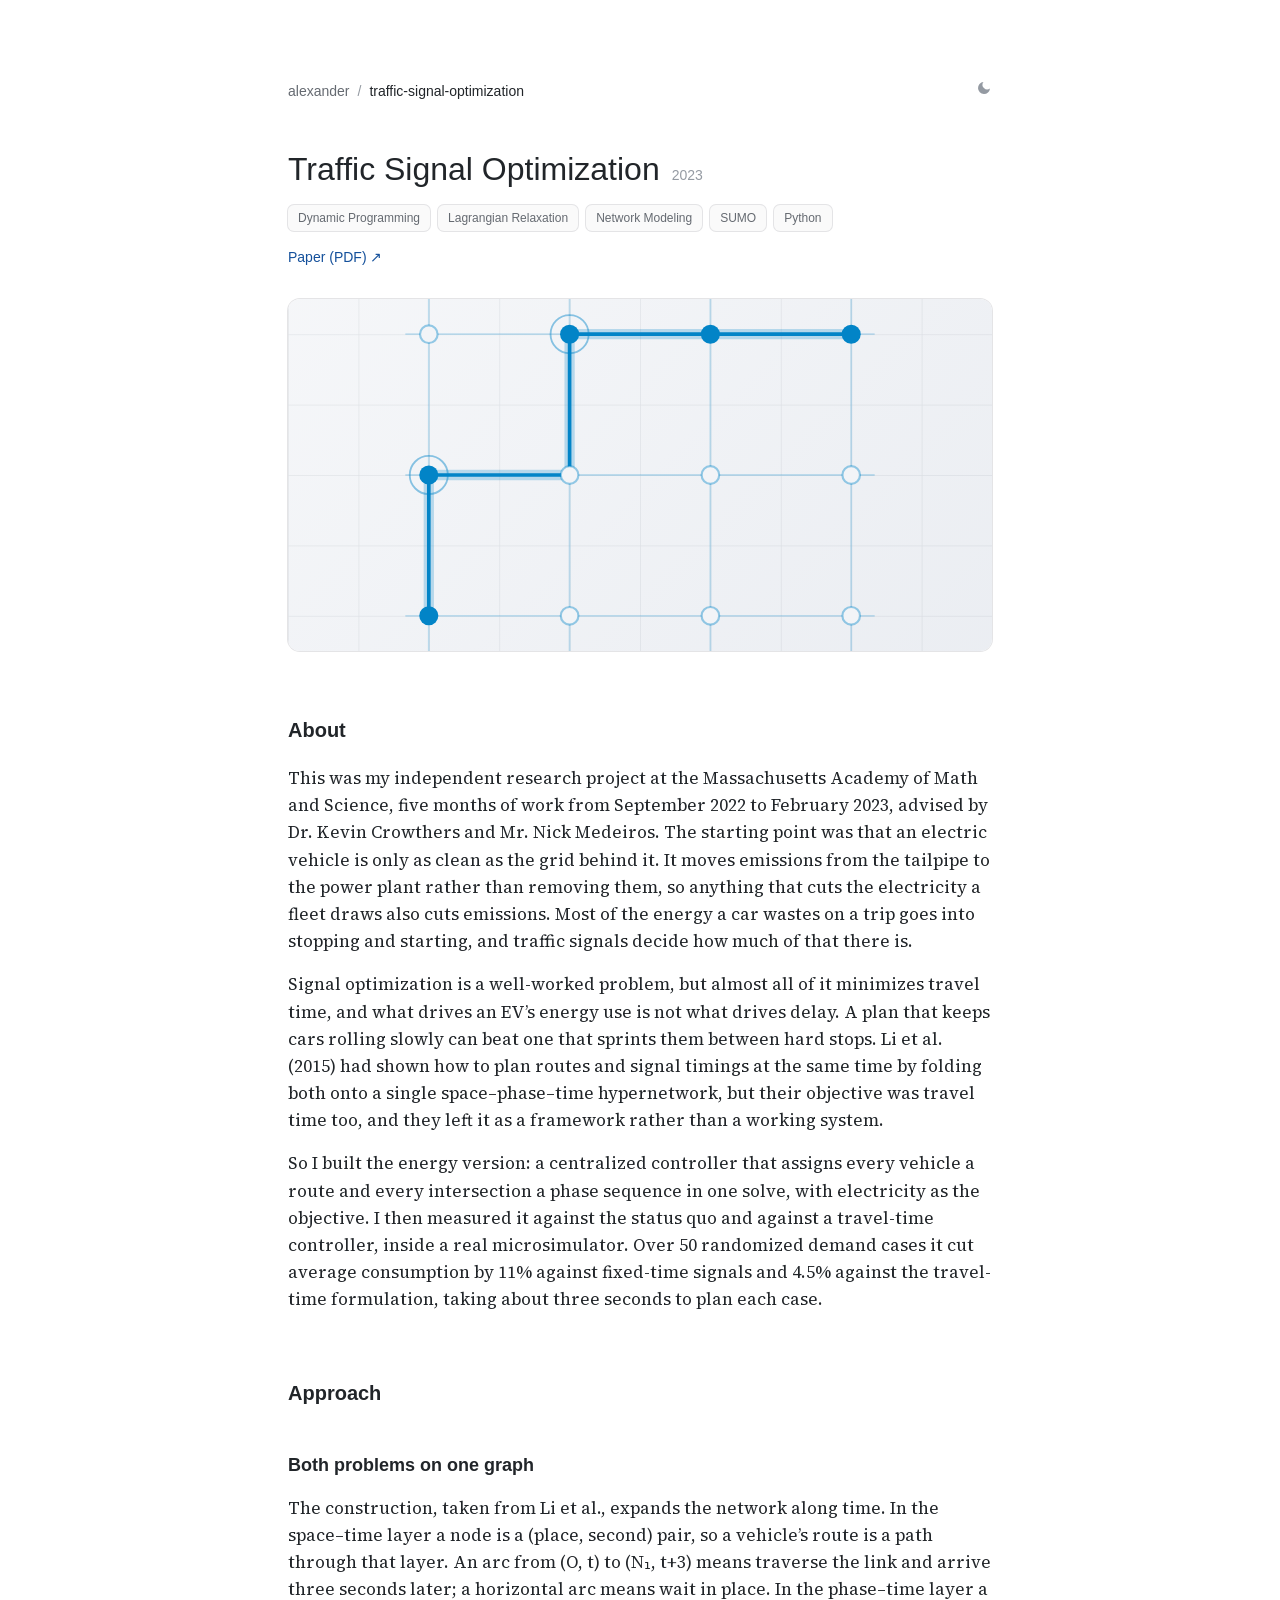
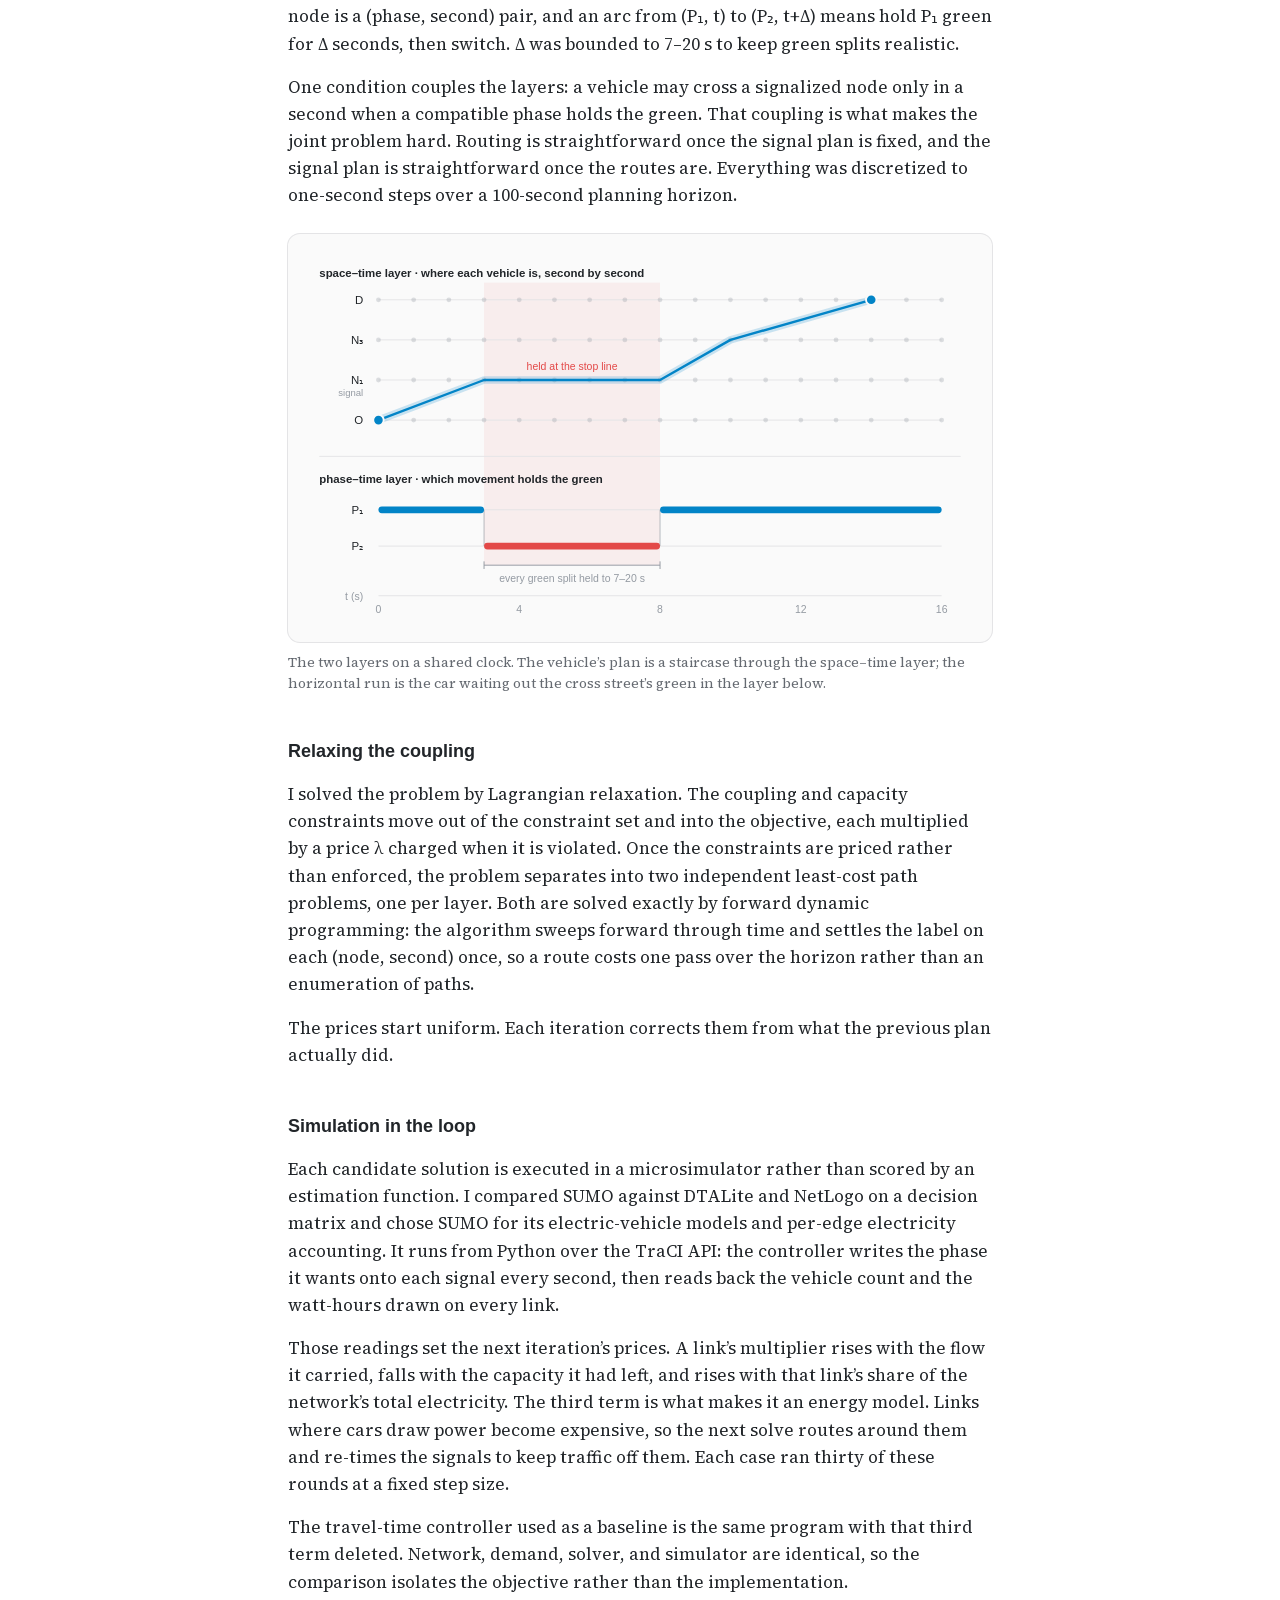
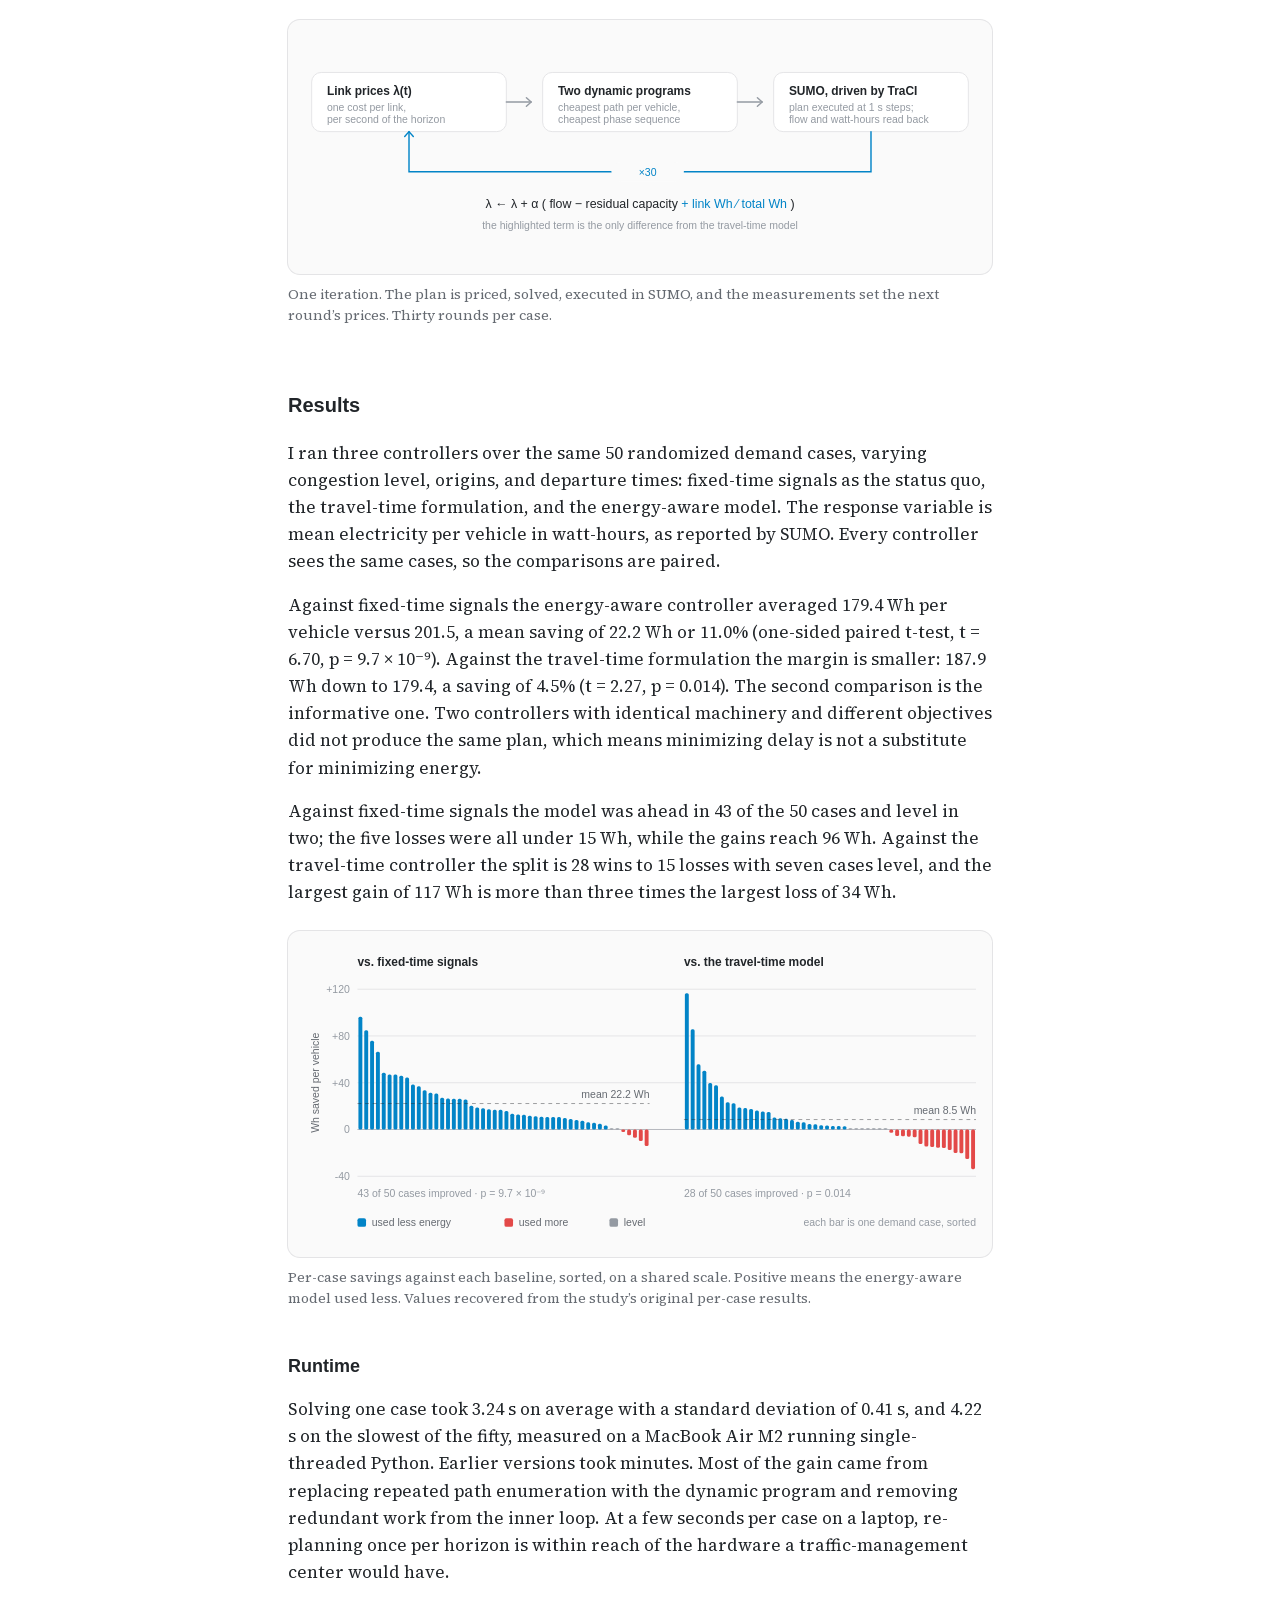
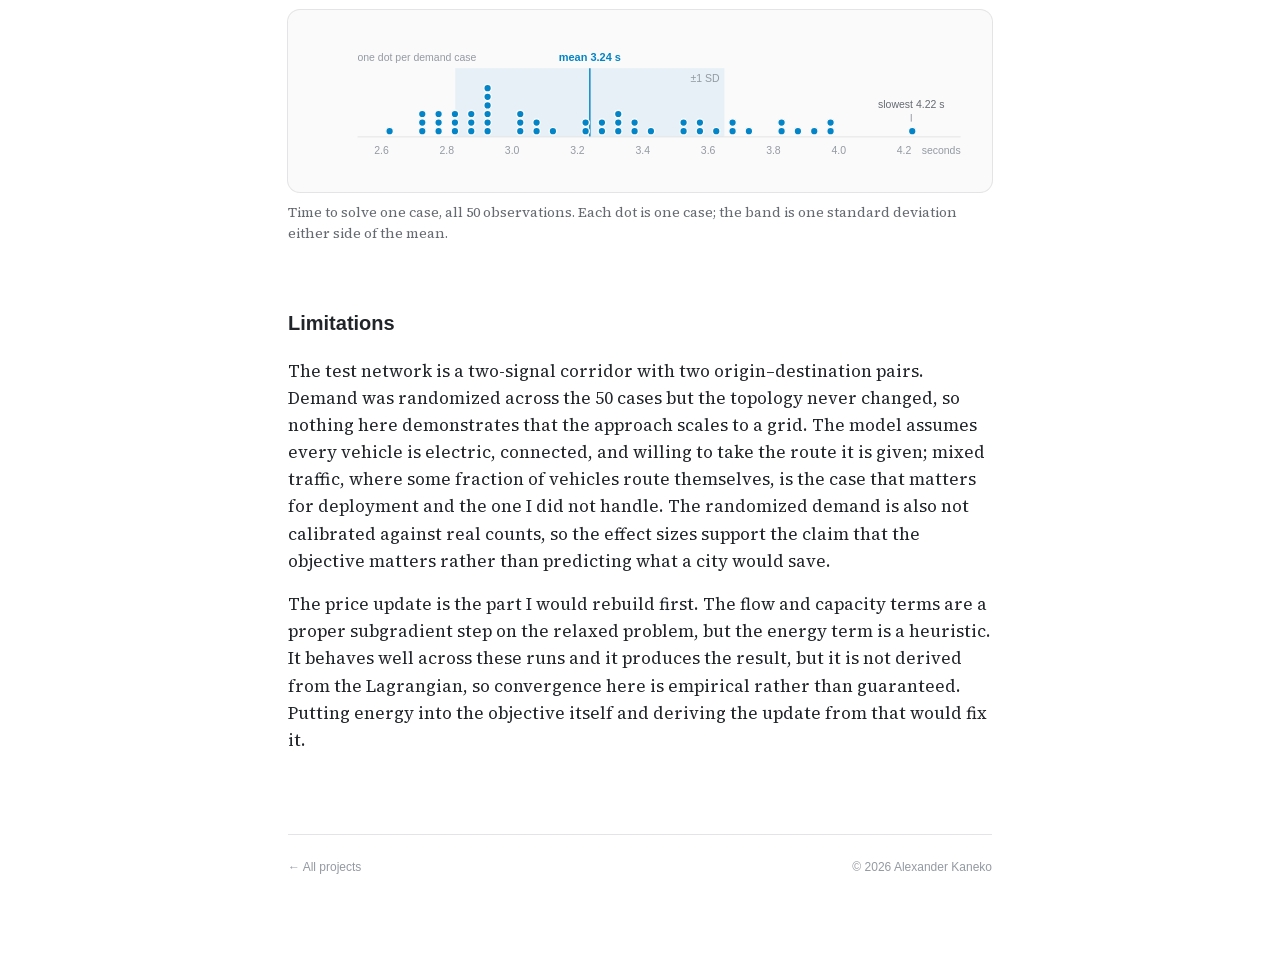
<file: projects/traffic-signal-optimization/index.html>
<!DOCTYPE html><html lang="en" data-theme="light" class="source_serif_4_8bd87c57-module__OkbGFG__variable h-full antialiased"><head><meta charSet="utf-8"/><meta name="viewport" content="width=device-width, initial-scale=1"/><link rel="preload" href="/_next/static/media/68d403cf9f2c68c5-s.p.20at88_q9f_kt.woff2" as="font" crossorigin="" type="font/woff2"/><link rel="stylesheet" href="/_next/static/chunks/38unqqpps5qfg.css" data-precedence="next"/><link rel="preload" as="script" fetchPriority="low" href="/_next/static/chunks/3s6nzrbk-8mnv.js"/><script src="/_next/static/chunks/19mx3mg6lkumu.js" async=""></script><script src="/_next/static/chunks/1mkbuudhndal5.js" async=""></script><script src="/_next/static/chunks/344n2zhqbh4pn.js" async=""></script><script src="/_next/static/chunks/turbopack-0bv4xkzom9o-x.js" async=""></script><script src="/_next/static/chunks/3fntmmi971322.js" async="" crossorigin=""></script><script src="/_next/static/chunks/0cp7o8g415g0x.js" async="" crossorigin=""></script><title>Traffic Signal Optimization — Alexander Kaneko</title><meta name="description" content="A centralized controller that plans vehicle routes and signal phases in one solve."/><link rel="icon" href="/favicon.ico?favicon.17kak22uxoi-9.ico" sizes="48x48" type="image/x-icon"/><link rel="icon" href="/icon.svg?icon.2dyegckhurt3d.svg" sizes="any" type="image/svg+xml"/><link rel="apple-touch-icon" href="/apple-icon.png?apple-icon.251t3axmcei3p.png" sizes="180x180" type="image/png"/><meta name="next-size-adjust" content=""/><script>(function(){try{var t=localStorage.getItem("theme");if(t)document.documentElement.setAttribute("data-theme",t)}catch(e){}})()</script><script src="/_next/static/chunks/0cz1d0mv5g_q7.js" noModule=""></script></head><body class="min-h-full flex flex-col bg-canvas text-ink font-sans"><div hidden=""><!--$--><!--/$--></div><main class="mx-auto w-full max-w-[47rem] px-6 py-14 sm:py-20"><nav class="flex items-center gap-2 text-sm mb-12"><a class="text-muted hover:text-ink transition-colors" href="/">alexander</a><span class="text-faint">/</span><span class="text-ink">traffic-signal-optimization</span><span class="ml-auto"><button aria-label="Toggle dark mode" class="text-faint hover:text-ink transition-colors cursor-pointer"><svg class="w-4 h-4" viewBox="0 0 24 24" fill="currentColor"><path d="M21 12.79A9 9 0 1111.21 3 7 7 0 0021 12.79z"></path></svg></button></span></nav><header><div class="flex items-baseline gap-3 flex-wrap"><h1 class="text-[1.75rem] sm:text-[2rem] font-medium leading-tight">Traffic Signal Optimization</h1><span class="text-sm text-faint">2023</span></div><div class="mt-4 flex flex-wrap gap-2"><span class="px-2.5 py-1 rounded-md text-[12px] text-muted bg-surface ring-1 ring-line">Dynamic Programming</span><span class="px-2.5 py-1 rounded-md text-[12px] text-muted bg-surface ring-1 ring-line">Lagrangian Relaxation</span><span class="px-2.5 py-1 rounded-md text-[12px] text-muted bg-surface ring-1 ring-line">Network Modeling</span><span class="px-2.5 py-1 rounded-md text-[12px] text-muted bg-surface ring-1 ring-line">SUMO</span><span class="px-2.5 py-1 rounded-md text-[12px] text-muted bg-surface ring-1 ring-line">Python</span></div><div class="mt-4 flex flex-wrap gap-x-4 gap-y-1 text-sm"><a href="/traffic-signal-optimization.pdf" target="_blank" rel="noopener noreferrer" class="text-accent hover:underline underline-offset-4">Paper (PDF)<!-- --> ↗</a></div></header><div class="mt-8 rounded-xl overflow-hidden ring-1 ring-line aspect-[2/1]"><svg viewBox="0 0 480 480" preserveAspectRatio="xMidYMid slice" class="w-full h-full [--c:#0284c7] dark:[--c:#38bdf8] " aria-hidden="true"><defs><linearGradient id="bg-traffic-signal-optimization" x1="0" y1="0" x2="1" y2="1"><stop offset="0" style="stop-color:var(--cover-from)"></stop><stop offset="1" style="stop-color:var(--cover-to)"></stop></linearGradient><pattern id="grid-traffic-signal-optimization" width="48" height="48" patternUnits="userSpaceOnUse"><path d="M48 0H0V48" fill="none" stroke="var(--cover-grid)" stroke-width="1"></path></pattern></defs><rect width="480" height="480" fill="url(#bg-traffic-signal-optimization)"></rect><rect width="480" height="480" fill="url(#grid-traffic-signal-optimization)"></rect><g stroke="var(--c)" stroke-opacity=".22" stroke-width="1.25"><line x1="96" y1="80" x2="96" y2="400"></line><line x1="192" y1="80" x2="192" y2="400"></line><line x1="288" y1="80" x2="288" y2="400"></line><line x1="384" y1="80" x2="384" y2="400"></line><line x1="80" y1="144" x2="400" y2="144"></line><line x1="80" y1="240" x2="400" y2="240"></line><line x1="80" y1="336" x2="400" y2="336"></line></g><path d="M96 336V240h96v-96h192" fill="none" stroke="var(--c)" stroke-opacity=".25" stroke-width="7" stroke-linecap="round" stroke-linejoin="round"></path><path d="M96 336V240h96v-96h192" fill="none" stroke="var(--c)" stroke-width="2.5" stroke-linecap="round" stroke-linejoin="round"></path><g fill="var(--cover-node)" stroke="var(--c)" stroke-width="1.5" stroke-opacity=".4"><circle cx="96" cy="144" r="6"></circle><circle cx="288" cy="240" r="6"></circle><circle cx="384" cy="240" r="6"></circle><circle cx="192" cy="336" r="6"></circle><circle cx="288" cy="336" r="6"></circle><circle cx="384" cy="336" r="6"></circle><circle cx="192" cy="240" r="6"></circle></g><g fill="var(--c)"><circle cx="96" cy="240" r="6.5"></circle><circle cx="192" cy="144" r="6.5"></circle><circle cx="288" cy="144" r="6.5"></circle><circle cx="384" cy="144" r="6.5"></circle><circle cx="96" cy="336" r="6.5"></circle></g><g fill="none" stroke="var(--c)" stroke-opacity=".45" stroke-width="1.25"><circle cx="192" cy="144" r="13"></circle><circle cx="96" cy="240" r="13"></circle></g></svg></div><section class="mt-16"><h2 class="text-[20px] font-semibold text-ink mb-5">About</h2><p class="font-serif text-[17px] leading-[1.6] text-ink mt-4 first:mt-0 ">This was my independent research project at the Massachusetts Academy of Math and Science, five months of work from September 2022 to February 2023, advised by Dr. Kevin Crowthers and Mr. Nick Medeiros. The starting point was that an electric vehicle is only as clean as the grid behind it. It moves emissions from the tailpipe to the power plant rather than removing them, so anything that cuts the electricity a fleet draws also cuts emissions. Most of the energy a car wastes on a trip goes into stopping and starting, and traffic signals decide how much of that there is.</p><p class="font-serif text-[17px] leading-[1.6] text-ink mt-4 first:mt-0 ">Signal optimization is a well-worked problem, but almost all of it minimizes travel time, and what drives an EV’s energy use is not what drives delay. A plan that keeps cars rolling slowly can beat one that sprints them between hard stops. Li et al. (2015) had shown how to plan routes and signal timings at the same time by folding both onto a single space–phase–time hypernetwork, but their objective was travel time too, and they left it as a framework rather than a working system.</p><p class="font-serif text-[17px] leading-[1.6] text-ink mt-4 first:mt-0 ">So I built the energy version: a centralized controller that assigns every vehicle a route and every intersection a phase sequence in one solve, with electricity as the objective. I then measured it against the status quo and against a travel-time controller, inside a real microsimulator. Over 50 randomized demand cases it cut average consumption by 11% against fixed-time signals and 4.5% against the travel-time formulation, taking about three seconds to plan each case.</p></section><section class="mt-16"><h2 class="text-[20px] font-semibold text-ink mb-5">Approach</h2><div class="mt-11 first:mt-6"><h3 class="text-[18px] font-semibold text-ink mb-3">Both problems on one graph</h3><p class="font-serif text-[17px] leading-[1.6] text-ink mt-4 first:mt-0 ">The construction, taken from Li et al., expands the network along time. In the space–time layer a node is a (place, second) pair, so a vehicle’s route is a path through that layer. An arc from (O, t) to (N₁, t+3) means traverse the link and arrive three seconds later; a horizontal arc means wait in place. In the phase–time layer a node is a (phase, second) pair, and an arc from (P₁, t) to (P₂, t+Δ) means hold P₁ green for Δ seconds, then switch. Δ was bounded to 7–20 s to keep green splits realistic.</p><p class="font-serif text-[17px] leading-[1.6] text-ink mt-4 first:mt-0 ">One condition couples the layers: a vehicle may cross a signalized node only in a second when a compatible phase holds the green. That coupling is what makes the joint problem hard. Routing is straightforward once the signal plan is fixed, and the signal plan is straightforward once the routes are. Everything was discretized to one-second steps over a 100-second planning horizon.</p><div class="mt-6 space-y-6"><figure><div class="rounded-xl bg-surface ring-1 ring-line p-2"><div class="overflow-x-auto px-2 py-3"><div class="min-w-[40rem]"><svg viewBox="0 0 704 386" class="w-full h-auto [--pos:#0284c7] dark:[--pos:#2b9fdd] [--neg:#e34948] dark:[--neg:#e66767]" role="img"><title>The space–phase–time hypernetwork: a vehicle&#x27;s route and a signal&#x27;s phase sequence as two paths through one time-expanded graph</title><rect x="188.625" y="30" width="184.375" height="296" fill="var(--neg)" opacity="0.07"></rect><text x="16" y="24" font-family="var(--font-sans)" font-size="12" font-weight="600" fill="var(--ink)" text-anchor="start">space–time layer · where each vehicle is, second by second</text><g stroke="var(--line)"><line x1="78" y1="48" x2="668" y2="48"></line><line x1="78" y1="90" x2="668" y2="90"></line><line x1="78" y1="132" x2="668" y2="132"></line><line x1="78" y1="174" x2="668" y2="174"></line></g><g fill="var(--faint)" opacity="0.3"><circle cx="78" cy="48" r="2.5"></circle><circle cx="114.875" cy="48" r="2.5"></circle><circle cx="151.75" cy="48" r="2.5"></circle><circle cx="188.625" cy="48" r="2.5"></circle><circle cx="225.5" cy="48" r="2.5"></circle><circle cx="262.375" cy="48" r="2.5"></circle><circle cx="299.25" cy="48" r="2.5"></circle><circle cx="336.125" cy="48" r="2.5"></circle><circle cx="373" cy="48" r="2.5"></circle><circle cx="409.875" cy="48" r="2.5"></circle><circle cx="446.75" cy="48" r="2.5"></circle><circle cx="483.625" cy="48" r="2.5"></circle><circle cx="520.5" cy="48" r="2.5"></circle><circle cx="557.375" cy="48" r="2.5"></circle><circle cx="594.25" cy="48" r="2.5"></circle><circle cx="631.125" cy="48" r="2.5"></circle><circle cx="668" cy="48" r="2.5"></circle><circle cx="78" cy="90" r="2.5"></circle><circle cx="114.875" cy="90" r="2.5"></circle><circle cx="151.75" cy="90" r="2.5"></circle><circle cx="188.625" cy="90" r="2.5"></circle><circle cx="225.5" cy="90" r="2.5"></circle><circle cx="262.375" cy="90" r="2.5"></circle><circle cx="299.25" cy="90" r="2.5"></circle><circle cx="336.125" cy="90" r="2.5"></circle><circle cx="373" cy="90" r="2.5"></circle><circle cx="409.875" cy="90" r="2.5"></circle><circle cx="446.75" cy="90" r="2.5"></circle><circle cx="483.625" cy="90" r="2.5"></circle><circle cx="520.5" cy="90" r="2.5"></circle><circle cx="557.375" cy="90" r="2.5"></circle><circle cx="594.25" cy="90" r="2.5"></circle><circle cx="631.125" cy="90" r="2.5"></circle><circle cx="668" cy="90" r="2.5"></circle><circle cx="78" cy="132" r="2.5"></circle><circle cx="114.875" cy="132" r="2.5"></circle><circle cx="151.75" cy="132" r="2.5"></circle><circle cx="188.625" cy="132" r="2.5"></circle><circle cx="225.5" cy="132" r="2.5"></circle><circle cx="262.375" cy="132" r="2.5"></circle><circle cx="299.25" cy="132" r="2.5"></circle><circle cx="336.125" cy="132" r="2.5"></circle><circle cx="373" cy="132" r="2.5"></circle><circle cx="409.875" cy="132" r="2.5"></circle><circle cx="446.75" cy="132" r="2.5"></circle><circle cx="483.625" cy="132" r="2.5"></circle><circle cx="520.5" cy="132" r="2.5"></circle><circle cx="557.375" cy="132" r="2.5"></circle><circle cx="594.25" cy="132" r="2.5"></circle><circle cx="631.125" cy="132" r="2.5"></circle><circle cx="668" cy="132" r="2.5"></circle><circle cx="78" cy="174" r="2.5"></circle><circle cx="114.875" cy="174" r="2.5"></circle><circle cx="151.75" cy="174" r="2.5"></circle><circle cx="188.625" cy="174" r="2.5"></circle><circle cx="225.5" cy="174" r="2.5"></circle><circle cx="262.375" cy="174" r="2.5"></circle><circle cx="299.25" cy="174" r="2.5"></circle><circle cx="336.125" cy="174" r="2.5"></circle><circle cx="373" cy="174" r="2.5"></circle><circle cx="409.875" cy="174" r="2.5"></circle><circle cx="446.75" cy="174" r="2.5"></circle><circle cx="483.625" cy="174" r="2.5"></circle><circle cx="520.5" cy="174" r="2.5"></circle><circle cx="557.375" cy="174" r="2.5"></circle><circle cx="594.25" cy="174" r="2.5"></circle><circle cx="631.125" cy="174" r="2.5"></circle><circle cx="668" cy="174" r="2.5"></circle></g><g><text x="62" y="52" font-family="var(--font-sans)" font-size="12" fill="var(--ink)" text-anchor="end">D</text></g><g><text x="62" y="94" font-family="var(--font-sans)" font-size="12" fill="var(--ink)" text-anchor="end">N₃</text></g><g><text x="62" y="136" font-family="var(--font-sans)" font-size="12" fill="var(--ink)" text-anchor="end">N₁</text><text x="62" y="149" font-family="var(--font-sans)" font-size="10" fill="var(--faint)" text-anchor="end">signal</text></g><g><text x="62" y="178" font-family="var(--font-sans)" font-size="12" fill="var(--ink)" text-anchor="end">O</text></g><path d="M78 174 L188.625 132 H373 L446.75 90 L594.25 48" fill="none" stroke="var(--pos)" stroke-opacity="0.2" stroke-width="8" stroke-linecap="round" stroke-linejoin="round"></path><path d="M78 174 L188.625 132 H373 L446.75 90 L594.25 48" fill="none" stroke="var(--pos)" stroke-width="2.5" stroke-linecap="round" stroke-linejoin="round"></path><g fill="var(--pos)" stroke="var(--surface)" stroke-width="2"><circle cx="78" cy="174" r="5.5"></circle><circle cx="594.25" cy="48" r="5.5"></circle></g><text x="280.8125" y="122" font-family="var(--font-sans)" font-size="11" fill="var(--neg)" text-anchor="middle">held at the stop line</text><line x1="16" y1="212" x2="688" y2="212" stroke="var(--line)"></line><text x="16" y="240" font-family="var(--font-sans)" font-size="12" font-weight="600" fill="var(--ink)" text-anchor="start">phase–time layer · which movement holds the green</text><g stroke="var(--line)"><line x1="78" y1="268" x2="668" y2="268"></line><line x1="78" y1="306" x2="668" y2="306"></line></g><text x="62" y="272" font-family="var(--font-sans)" font-size="12" fill="var(--ink)" text-anchor="end">P₁</text><text x="62" y="310" font-family="var(--font-sans)" font-size="12" fill="var(--ink)" text-anchor="end">P₂</text><g stroke="var(--faint)" stroke-width="1.25" stroke-opacity="0.55"><line x1="188.625" y1="268" x2="188.625" y2="306"></line><line x1="373" y1="306" x2="373" y2="268"></line></g><rect x="78" y="264.5" width="110.625" height="7" rx="3.5" fill="var(--pos)"></rect><rect x="188.625" y="302.5" width="184.375" height="7" rx="3.5" fill="var(--neg)"></rect><rect x="373" y="264.5" width="295" height="7" rx="3.5" fill="var(--pos)"></rect><g stroke="var(--faint)" stroke-width="1"><line x1="188.625" y1="326" x2="373" y2="326"></line><line x1="188.625" y1="322" x2="188.625" y2="330"></line><line x1="373" y1="322" x2="373" y2="330"></line></g><text x="280.8125" y="344" font-family="var(--font-sans)" font-size="11" fill="var(--faint)" text-anchor="middle">every green split held to 7–20 s</text><line x1="78" y1="358" x2="668" y2="358" stroke="var(--line)"></line><g><text x="78" y="376" font-family="var(--font-sans)" font-size="11" fill="var(--faint)" text-anchor="middle" style="font-variant-numeric:tabular-nums">0</text><text x="225.5" y="376" font-family="var(--font-sans)" font-size="11" fill="var(--faint)" text-anchor="middle" style="font-variant-numeric:tabular-nums">4</text><text x="373" y="376" font-family="var(--font-sans)" font-size="11" fill="var(--faint)" text-anchor="middle" style="font-variant-numeric:tabular-nums">8</text><text x="520.5" y="376" font-family="var(--font-sans)" font-size="11" fill="var(--faint)" text-anchor="middle" style="font-variant-numeric:tabular-nums">12</text><text x="668" y="376" font-family="var(--font-sans)" font-size="11" fill="var(--faint)" text-anchor="middle" style="font-variant-numeric:tabular-nums">16</text></g><text x="62" y="362" font-family="var(--font-sans)" font-size="11" fill="var(--faint)" text-anchor="end">t (s)</text></svg></div></div></div><figcaption class="mt-2.5 font-serif text-[14px] leading-[1.5] text-muted">The two layers on a shared clock. The vehicle’s plan is a staircase through the space–time layer; the horizontal run is the car waiting out the cross street’s green in the layer below.</figcaption></figure></div></div><div class="mt-11 first:mt-6"><h3 class="text-[18px] font-semibold text-ink mb-3">Relaxing the coupling</h3><p class="font-serif text-[17px] leading-[1.6] text-ink mt-4 first:mt-0 ">I solved the problem by Lagrangian relaxation. The coupling and capacity constraints move out of the constraint set and into the objective, each multiplied by a price λ charged when it is violated. Once the constraints are priced rather than enforced, the problem separates into two independent least-cost path problems, one per layer. Both are solved exactly by forward dynamic programming: the algorithm sweeps forward through time and settles the label on each (node, second) once, so a route costs one pass over the horizon rather than an enumeration of paths.</p><p class="font-serif text-[17px] leading-[1.6] text-ink mt-4 first:mt-0 ">The prices start uniform. Each iteration corrects them from what the previous plan actually did.</p></div><div class="mt-11 first:mt-6"><h3 class="text-[18px] font-semibold text-ink mb-3">Simulation in the loop</h3><p class="font-serif text-[17px] leading-[1.6] text-ink mt-4 first:mt-0 ">Each candidate solution is executed in a microsimulator rather than scored by an estimation function. I compared SUMO against DTALite and NetLogo on a decision matrix and chose SUMO for its electric-vehicle models and per-edge electricity accounting. It runs from Python over the TraCI API: the controller writes the phase it wants onto each signal every second, then reads back the vehicle count and the watt-hours drawn on every link.</p><p class="font-serif text-[17px] leading-[1.6] text-ink mt-4 first:mt-0 ">Those readings set the next iteration’s prices. A link’s multiplier rises with the flow it carried, falls with the capacity it had left, and rises with that link’s share of the network’s total electricity. The third term is what makes it an energy model. Links where cars draw power become expensive, so the next solve routes around them and re-times the signals to keep traffic off them. Each case ran thirty of these rounds at a fixed step size.</p><p class="font-serif text-[17px] leading-[1.6] text-ink mt-4 first:mt-0 ">The travel-time controller used as a baseline is the same program with that third term deleted. Network, demand, solver, and simulator are identical, so the comparison isolates the objective rather than the implementation.</p><div class="mt-6 space-y-6"><figure><div class="rounded-xl bg-surface ring-1 ring-line p-2"><div class="overflow-x-auto px-2 py-3"><div class="min-w-[40rem]"><svg viewBox="0 0 704 224" class="w-full h-auto [--pos:#0284c7] dark:[--pos:#2b9fdd] [--neg:#e34948] dark:[--neg:#e66767]" role="img"><title>The optimize–simulate–reprice loop, run for thirty iterations per case</title><g><rect x="8" y="34" width="204" height="62" rx="10" fill="var(--canvas)" stroke="var(--line)"></rect><text x="24" y="58" font-family="var(--font-sans)" font-size="12.5" font-weight="600" fill="var(--ink)" text-anchor="start">Link prices λ(t)</text><text x="24" y="74" font-family="var(--font-sans)" font-size="11" fill="var(--faint)" text-anchor="start">one cost per link,</text><text x="24" y="87" font-family="var(--font-sans)" font-size="11" fill="var(--faint)" text-anchor="start">per second of the horizon</text></g><g><rect x="250" y="34" width="204" height="62" rx="10" fill="var(--canvas)" stroke="var(--line)"></rect><text x="266" y="58" font-family="var(--font-sans)" font-size="12.5" font-weight="600" fill="var(--ink)" text-anchor="start">Two dynamic programs</text><text x="266" y="74" font-family="var(--font-sans)" font-size="11" fill="var(--faint)" text-anchor="start">cheapest path per vehicle,</text><text x="266" y="87" font-family="var(--font-sans)" font-size="11" fill="var(--faint)" text-anchor="start">cheapest phase sequence</text></g><g><rect x="492" y="34" width="204" height="62" rx="10" fill="var(--canvas)" stroke="var(--line)"></rect><text x="508" y="58" font-family="var(--font-sans)" font-size="12.5" font-weight="600" fill="var(--ink)" text-anchor="start">SUMO, driven by TraCI</text><text x="508" y="74" font-family="var(--font-sans)" font-size="11" fill="var(--faint)" text-anchor="start">plan executed at 1 s steps;</text><text x="508" y="87" font-family="var(--font-sans)" font-size="11" fill="var(--faint)" text-anchor="start">flow and watt-hours read back</text></g><g stroke="var(--faint)" stroke-width="1.5" fill="none" stroke-linecap="round"><g><line x1="212" y1="65" x2="238" y2="65"></line><path d="M233 60.5l5 4.5-5 4.5" stroke-linejoin="round"></path></g><g><line x1="454" y1="65" x2="480" y2="65"></line><path d="M475 60.5l5 4.5-5 4.5" stroke-linejoin="round"></path></g></g><g stroke="var(--pos)" stroke-width="1.5" fill="none" stroke-linecap="round"><path d="M594 96 V138 H110 V96"></path><path d="M105.5 101l4.5-5 4.5 5" stroke-linejoin="round"></path></g><rect x="322" y="128" width="76" height="20" rx="10" fill="var(--surface)"></rect><text x="360" y="142" font-family="var(--font-sans)" font-size="11" fill="var(--pos)" text-anchor="middle">×30</text><text x="352" y="176" font-family="var(--font-sans)" font-size="13" text-anchor="middle" fill="var(--ink)">λ ← λ + α ( flow − residual capacity<tspan fill="var(--pos)"> + link Wh ⁄ total Wh </tspan>)</text><text x="352" y="198" font-family="var(--font-sans)" font-size="11" fill="var(--faint)" text-anchor="middle">the highlighted term is the only difference from the travel-time model</text></svg></div></div></div><figcaption class="mt-2.5 font-serif text-[14px] leading-[1.5] text-muted">One iteration. The plan is priced, solved, executed in SUMO, and the measurements set the next round’s prices. Thirty rounds per case.</figcaption></figure></div></div></section><section class="mt-16"><h2 class="text-[20px] font-semibold text-ink mb-5">Results</h2><p class="font-serif text-[17px] leading-[1.6] text-ink mt-4 first:mt-0 ">I ran three controllers over the same 50 randomized demand cases, varying congestion level, origins, and departure times: fixed-time signals as the status quo, the travel-time formulation, and the energy-aware model. The response variable is mean electricity per vehicle in watt-hours, as reported by SUMO. Every controller sees the same cases, so the comparisons are paired.</p><p class="font-serif text-[17px] leading-[1.6] text-ink mt-4 first:mt-0 ">Against fixed-time signals the energy-aware controller averaged 179.4 Wh per vehicle versus 201.5, a mean saving of 22.2 Wh or 11.0% (one-sided paired t-test, t = 6.70, p = 9.7 × 10⁻⁹). Against the travel-time formulation the margin is smaller: 187.9 Wh down to 179.4, a saving of 4.5% (t = 2.27, p = 0.014). The second comparison is the informative one. Two controllers with identical machinery and different objectives did not produce the same plan, which means minimizing delay is not a substitute for minimizing energy.</p><p class="font-serif text-[17px] leading-[1.6] text-ink mt-4 first:mt-0 ">Against fixed-time signals the model was ahead in 43 of the 50 cases and level in two; the five losses were all under 15 Wh, while the gains reach 96 Wh. Against the travel-time controller the split is 28 wins to 15 losses with seven cases level, and the largest gain of 117 Wh is more than three times the largest loss of 34 Wh.</p><div class="mt-6 space-y-6"><figure><div class="rounded-xl bg-surface ring-1 ring-line p-2"><div class="overflow-x-auto px-2 py-3"><div class="min-w-[40rem]"><svg viewBox="0 0 704 300" class="w-full h-auto [--pos:#0284c7] dark:[--pos:#2b9fdd] [--neg:#e34948] dark:[--neg:#e66767]" role="img"><title>Energy saved per vehicle in each of the 50 randomized demand cases, against fixed-time signals and against the travel-time model</title><g stroke="var(--line)"><line x1="56" y1="40" x2="704" y2="40"></line><line x1="56" y1="89" x2="704" y2="89"></line><line x1="56" y1="138" x2="704" y2="138"></line><line x1="56" y1="187" x2="704" y2="187"></line><line x1="56" y1="236" x2="704" y2="236"></line></g><line x1="56" y1="187" x2="704" y2="187" stroke="var(--faint)" stroke-opacity="0.6"></line><text x="48" y="44" font-family="var(--font-sans)" font-size="11" fill="var(--faint)" text-anchor="end" style="font-variant-numeric:tabular-nums">+120</text><text x="48" y="93" font-family="var(--font-sans)" font-size="11" fill="var(--faint)" text-anchor="end" style="font-variant-numeric:tabular-nums">+80</text><text x="48" y="142" font-family="var(--font-sans)" font-size="11" fill="var(--faint)" text-anchor="end" style="font-variant-numeric:tabular-nums">+40</text><text x="48" y="191" font-family="var(--font-sans)" font-size="11" fill="var(--faint)" text-anchor="end" style="font-variant-numeric:tabular-nums">0</text><text x="48" y="240" font-family="var(--font-sans)" font-size="11" fill="var(--faint)" text-anchor="end" style="font-variant-numeric:tabular-nums">-40</text><text x="16" y="138" font-family="var(--font-sans)" font-size="11" fill="var(--muted)" text-anchor="middle" transform="rotate(-90 16 138)">Wh saved per vehicle</text><g><text x="56" y="16" font-family="var(--font-sans)" font-size="12.5" font-weight="600" fill="var(--ink)" text-anchor="start">vs. fixed-time signals</text><rect x="57.01" y="68.91" width="4.1" height="118.09" rx="1.6" fill="var(--pos)"></rect><rect x="63.129999999999995" y="82.99749999999999" width="4.1" height="104.00250000000001" rx="1.6" fill="var(--pos)"></rect><rect x="69.25" y="94.0225" width="4.1" height="92.9775" rx="1.6" fill="var(--pos)"></rect><rect x="75.37" y="105.5375" width="4.1" height="81.4625" rx="1.6" fill="var(--pos)"></rect><rect x="81.49000000000001" y="127.5875" width="4.1" height="59.412499999999994" rx="1.6" fill="var(--pos)"></rect><rect x="87.61" y="129.425" width="4.1" height="57.57499999999999" rx="1.6" fill="var(--pos)"></rect><rect x="93.73" y="129.425" width="4.1" height="57.57499999999999" rx="1.6" fill="var(--pos)"></rect><rect x="99.85000000000001" y="130.65" width="4.1" height="56.349999999999994" rx="1.6" fill="var(--pos)"></rect><rect x="105.97000000000001" y="132.4875" width="4.1" height="54.51249999999999" rx="1.6" fill="var(--pos)"></rect><rect x="112.09" y="139.95999999999998" width="4.1" height="47.04000000000002" rx="1.6" fill="var(--pos)"></rect><rect x="118.21000000000001" y="141.675" width="4.1" height="45.32499999999999" rx="1.6" fill="var(--pos)"></rect><rect x="124.33000000000001" y="145.84" width="4.1" height="41.16" rx="1.6" fill="var(--pos)"></rect><rect x="130.45" y="148.4125" width="4.1" height="38.587500000000006" rx="1.6" fill="var(--pos)"></rect><rect x="136.57" y="149.27" width="4.1" height="37.72999999999999" rx="1.6" fill="var(--pos)"></rect><rect x="142.69" y="153.8025" width="4.1" height="33.19749999999999" rx="1.6" fill="var(--pos)"></rect><rect x="148.81" y="154.5375" width="4.1" height="32.462500000000006" rx="1.6" fill="var(--pos)"></rect><rect x="154.93" y="154.66" width="4.1" height="32.34" rx="1.6" fill="var(--pos)"></rect><rect x="161.05" y="154.7825" width="4.1" height="32.2175" rx="1.6" fill="var(--pos)"></rect><rect x="167.17" y="155.64000000000001" width="4.1" height="31.359999999999985" rx="1.6" fill="var(--pos)"></rect><rect x="173.29" y="162.1325" width="4.1" height="24.867500000000007" rx="1.6" fill="var(--pos)"></rect><rect x="179.41" y="163.8475" width="4.1" height="23.152500000000003" rx="1.6" fill="var(--pos)"></rect><rect x="185.53" y="164.82750000000001" width="4.1" height="22.172499999999985" rx="1.6" fill="var(--pos)"></rect><rect x="191.65" y="165.8075" width="4.1" height="21.192499999999995" rx="1.6" fill="var(--pos)"></rect><rect x="197.76999999999998" y="166.42000000000002" width="4.1" height="20.579999999999984" rx="1.6" fill="var(--pos)"></rect><rect x="203.89" y="166.42000000000002" width="4.1" height="20.579999999999984" rx="1.6" fill="var(--pos)"></rect><rect x="210.01" y="167.645" width="4.1" height="19.35499999999999" rx="1.6" fill="var(--pos)"></rect><rect x="216.13" y="170.4625" width="4.1" height="16.537499999999994" rx="1.6" fill="var(--pos)"></rect><rect x="222.25" y="171.1975" width="4.1" height="15.802500000000009" rx="1.6" fill="var(--pos)"></rect><rect x="228.37" y="171.4425" width="4.1" height="15.557500000000005" rx="1.6" fill="var(--pos)"></rect><rect x="234.48999999999998" y="172.6675" width="4.1" height="14.33250000000001" rx="1.6" fill="var(--pos)"></rect><rect x="240.60999999999999" y="173.1575" width="4.1" height="13.842500000000001" rx="1.6" fill="var(--pos)"></rect><rect x="246.73" y="173.525" width="4.1" height="13.474999999999994" rx="1.6" fill="var(--pos)"></rect><rect x="252.85" y="173.89249999999998" width="4.1" height="13.107500000000016" rx="1.6" fill="var(--pos)"></rect><rect x="258.97" y="173.89249999999998" width="4.1" height="13.107500000000016" rx="1.6" fill="var(--pos)"></rect><rect x="265.09000000000003" y="174.01500000000001" width="4.1" height="12.984999999999985" rx="1.6" fill="var(--pos)"></rect><rect x="271.21000000000004" y="174.8725" width="4.1" height="12.127499999999998" rx="1.6" fill="var(--pos)"></rect><rect x="277.33" y="176.0975" width="4.1" height="10.902500000000003" rx="1.6" fill="var(--pos)"></rect><rect x="283.45" y="176.95499999999998" width="4.1" height="10.045000000000016" rx="1.6" fill="var(--pos)"></rect><rect x="289.57" y="177.935" width="4.1" height="9.064999999999998" rx="1.6" fill="var(--pos)"></rect><rect x="295.69" y="179.5275" width="4.1" height="7.472499999999997" rx="1.6" fill="var(--pos)"></rect><rect x="301.81" y="180.01749999999998" width="4.1" height="6.982500000000016" rx="1.6" fill="var(--pos)"></rect><rect x="307.93" y="180.9975" width="4.1" height="6.002499999999998" rx="1.6" fill="var(--pos)"></rect><rect x="314.05" y="182.7125" width="4.1" height="4.287499999999994" rx="1.6" fill="var(--pos)"></rect><rect x="320.17" y="185.6" width="4.1" height="1.4" rx="1.6" fill="var(--faint)"></rect><rect x="326.29" y="185.6" width="4.1" height="1.4" rx="1.6" fill="var(--faint)"></rect><rect x="332.40999999999997" y="187" width="4.1" height="2.694999999999993" rx="1.6" fill="var(--neg)"></rect><rect x="338.53" y="187" width="4.1" height="6.002499999999998" rx="1.6" fill="var(--neg)"></rect><rect x="344.65" y="187" width="4.1" height="8.574999999999989" rx="1.6" fill="var(--neg)"></rect><rect x="350.77" y="187" width="4.1" height="12.127499999999998" rx="1.6" fill="var(--neg)"></rect><rect x="356.89" y="187" width="4.1" height="17.27249999999998" rx="1.6" fill="var(--neg)"></rect><line x1="56" y1="159.805" x2="362" y2="159.805" stroke="var(--ink)" stroke-opacity="0.45" stroke-width="1" stroke-dasharray="4 4"></line><text x="362" y="153.805" font-family="var(--font-sans)" font-size="11" fill="var(--muted)" text-anchor="end">mean 22.2 Wh</text><text x="56" y="258" font-family="var(--font-sans)" font-size="11" fill="var(--faint)" text-anchor="start">43 of 50 cases improved · p = 9.7 × 10⁻⁹</text></g><g><text x="398" y="16" font-family="var(--font-sans)" font-size="12.5" font-weight="600" fill="var(--ink)" text-anchor="start">vs. the travel-time model</text><rect x="399.01" y="44.16500000000002" width="4.1" height="142.83499999999998" rx="1.6" fill="var(--pos)"></rect><rect x="405.13" y="81.89500000000001" width="4.1" height="105.10499999999999" rx="1.6" fill="var(--pos)"></rect><rect x="411.25" y="118.7675" width="4.1" height="68.2325" rx="1.6" fill="var(--pos)"></rect><rect x="417.37" y="125.38250000000001" width="4.1" height="61.61749999999999" rx="1.6" fill="var(--pos)"></rect><rect x="423.49" y="138.3675" width="4.1" height="48.63249999999999" rx="1.6" fill="var(--pos)"></rect><rect x="429.61" y="140.695" width="4.1" height="46.30500000000001" rx="1.6" fill="var(--pos)"></rect><rect x="435.73" y="152.3325" width="4.1" height="34.66749999999999" rx="1.6" fill="var(--pos)"></rect><rect x="441.85" y="158.33499999999998" width="4.1" height="28.66500000000002" rx="1.6" fill="var(--pos)"></rect><rect x="447.96999999999997" y="159.56" width="4.1" height="27.439999999999998" rx="1.6" fill="var(--pos)"></rect><rect x="454.09" y="163.97" width="4.1" height="23.03" rx="1.6" fill="var(--pos)"></rect><rect x="460.21" y="164.5825" width="4.1" height="22.41749999999999" rx="1.6" fill="var(--pos)"></rect><rect x="466.33" y="165.5625" width="4.1" height="21.4375" rx="1.6" fill="var(--pos)"></rect><rect x="472.45" y="167.155" width="4.1" height="19.845" rx="1.6" fill="var(--pos)"></rect><rect x="478.57" y="168.135" width="4.1" height="18.86500000000001" rx="1.6" fill="var(--pos)"></rect><rect x="484.69" y="168.7475" width="4.1" height="18.252499999999998" rx="1.6" fill="var(--pos)"></rect><rect x="490.81" y="174.505" width="4.1" height="12.495000000000005" rx="1.6" fill="var(--pos)"></rect><rect x="496.93" y="175.24" width="4.1" height="11.759999999999991" rx="1.6" fill="var(--pos)"></rect><rect x="503.05" y="175.85250000000002" width="4.1" height="11.14749999999998" rx="1.6" fill="var(--pos)"></rect><rect x="509.16999999999996" y="177.07750000000001" width="4.1" height="9.922499999999985" rx="1.6" fill="var(--pos)"></rect><rect x="515.29" y="178.91500000000002" width="4.1" height="8.08499999999998" rx="1.6" fill="var(--pos)"></rect><rect x="521.41" y="179.405" width="4.1" height="7.594999999999999" rx="1.6" fill="var(--pos)"></rect><rect x="527.53" y="181.2425" width="4.1" height="5.757499999999993" rx="1.6" fill="var(--pos)"></rect><rect x="533.65" y="181.60999999999999" width="4.1" height="5.390000000000015" rx="1.6" fill="var(--pos)"></rect><rect x="539.77" y="182.4675" width="4.1" height="4.532499999999999" rx="1.6" fill="var(--pos)"></rect><rect x="545.89" y="182.7125" width="4.1" height="4.287499999999994" rx="1.6" fill="var(--pos)"></rect><rect x="552.01" y="183.4475" width="4.1" height="3.552500000000009" rx="1.6" fill="var(--pos)"></rect><rect x="558.13" y="183.4475" width="4.1" height="3.552500000000009" rx="1.6" fill="var(--pos)"></rect><rect x="564.25" y="183.57" width="4.1" height="3.430000000000007" rx="1.6" fill="var(--pos)"></rect><rect x="570.37" y="185.6" width="4.1" height="1.4" rx="1.6" fill="var(--faint)"></rect><rect x="576.49" y="185.6" width="4.1" height="1.4" rx="1.6" fill="var(--faint)"></rect><rect x="582.61" y="185.6" width="4.1" height="1.4" rx="1.6" fill="var(--faint)"></rect><rect x="588.73" y="185.6" width="4.1" height="1.4" rx="1.6" fill="var(--faint)"></rect><rect x="594.85" y="185.6" width="4.1" height="1.4" rx="1.6" fill="var(--faint)"></rect><rect x="600.97" y="185.6" width="4.1" height="1.4" rx="1.6" fill="var(--faint)"></rect><rect x="607.09" y="185.6" width="4.1" height="1.4" rx="1.6" fill="var(--faint)"></rect><rect x="613.21" y="187" width="4.1" height="3.430000000000007" rx="1.6" fill="var(--neg)"></rect><rect x="619.3299999999999" y="187" width="4.1" height="6.859999999999985" rx="1.6" fill="var(--neg)"></rect><rect x="625.45" y="187" width="4.1" height="6.982500000000016" rx="1.6" fill="var(--neg)"></rect><rect x="631.5699999999999" y="187" width="4.1" height="7.472499999999997" rx="1.6" fill="var(--neg)"></rect><rect x="637.69" y="187" width="4.1" height="8.20750000000001" rx="1.6" fill="var(--neg)"></rect><rect x="643.81" y="187" width="4.1" height="15.3125" rx="1.6" fill="var(--neg)"></rect><rect x="649.9300000000001" y="187" width="4.1" height="17.88499999999999" rx="1.6" fill="var(--neg)"></rect><rect x="656.05" y="187" width="4.1" height="18.252499999999998" rx="1.6" fill="var(--neg)"></rect><rect x="662.1700000000001" y="187" width="4.1" height="19.109999999999985" rx="1.6" fill="var(--neg)"></rect><rect x="668.29" y="187" width="4.1" height="19.47750000000002" rx="1.6" fill="var(--neg)"></rect><rect x="674.41" y="187" width="4.1" height="21.560000000000002" rx="1.6" fill="var(--neg)"></rect><rect x="680.53" y="187" width="4.1" height="24.744999999999976" rx="1.6" fill="var(--neg)"></rect><rect x="686.65" y="187" width="4.1" height="24.867500000000007" rx="1.6" fill="var(--neg)"></rect><rect x="692.77" y="187" width="4.1" height="30.869999999999976" rx="1.6" fill="var(--neg)"></rect><rect x="698.89" y="187" width="4.1" height="41.5275" rx="1.6" fill="var(--neg)"></rect><line x1="398" y1="176.5875" x2="704" y2="176.5875" stroke="var(--ink)" stroke-opacity="0.45" stroke-width="1" stroke-dasharray="4 4"></line><text x="704" y="170.5875" font-family="var(--font-sans)" font-size="11" fill="var(--muted)" text-anchor="end">mean 8.5 Wh</text><text x="398" y="258" font-family="var(--font-sans)" font-size="11" fill="var(--faint)" text-anchor="start">28 of 50 cases improved · p = 0.014</text></g><g><g><rect x="56" y="280" width="9" height="9" rx="2" fill="var(--pos)"></rect><text x="71" y="288.5" font-family="var(--font-sans)" font-size="11" fill="var(--muted)" text-anchor="start">used less energy</text></g><g><rect x="210" y="280" width="9" height="9" rx="2" fill="var(--neg)"></rect><text x="225" y="288.5" font-family="var(--font-sans)" font-size="11" fill="var(--muted)" text-anchor="start">used more</text></g><g><rect x="320" y="280" width="9" height="9" rx="2" fill="var(--faint)"></rect><text x="335" y="288.5" font-family="var(--font-sans)" font-size="11" fill="var(--muted)" text-anchor="start">level</text></g><text x="704" y="288.5" font-family="var(--font-sans)" font-size="11" fill="var(--faint)" text-anchor="end">each bar is one demand case, sorted</text></g></svg></div></div></div><figcaption class="mt-2.5 font-serif text-[14px] leading-[1.5] text-muted">Per-case savings against each baseline, sorted, on a shared scale. Positive means the energy-aware model used less. Values recovered from the study’s original per-case results.</figcaption></figure></div><div class="mt-11 first:mt-6"><h3 class="text-[18px] font-semibold text-ink mb-3">Runtime</h3><p class="font-serif text-[17px] leading-[1.6] text-ink mt-4 first:mt-0 ">Solving one case took 3.24 s on average with a standard deviation of 0.41 s, and 4.22 s on the slowest of the fifty, measured on a MacBook Air M2 running single-threaded Python. Earlier versions took minutes. Most of the gain came from replacing repeated path enumeration with the dynamic program and removing redundant work from the inner loop. At a few seconds per case on a laptop, re-planning once per horizon is within reach of the hardware a traffic-management center would have.</p><div class="mt-6 space-y-6"><figure><div class="rounded-xl bg-surface ring-1 ring-line p-2"><div class="overflow-x-auto px-2 py-3"><div class="min-w-[40rem]"><svg viewBox="0 0 704 148" class="w-full h-auto [--pos:#0284c7] dark:[--pos:#2b9fdd] [--neg:#e34948] dark:[--neg:#e66767]" role="img"><title>Time to solve one case: 50 observations, mean 3.24 s, slowest 4.22 s</title><rect x="158.45333333333343" y="40" width="281.9911111111111" height="72" fill="var(--pos)" opacity="0.08"></rect><line x1="299.448888888889" y1="40" x2="299.448888888889" y2="112" stroke="var(--pos)" stroke-width="1.5"></line><text x="299.448888888889" y="32" font-family="var(--font-sans)" font-size="11.5" font-weight="600" fill="var(--pos)" text-anchor="middle">mean 3.24 s</text><text x="435.4444444444445" y="54" font-family="var(--font-sans)" font-size="11" fill="var(--faint)" text-anchor="end">±1 SD</text><g fill="var(--pos)" stroke="var(--surface)" stroke-width="1.5"><circle cx="89.66666666666673" cy="106" r="4"></circle><circle cx="123.88888888888883" cy="106" r="4"></circle><circle cx="123.88888888888883" cy="97" r="4"></circle><circle cx="123.88888888888883" cy="88" r="4"></circle><circle cx="141.00000000000006" cy="106" r="4"></circle><circle cx="141.00000000000006" cy="97" r="4"></circle><circle cx="141.00000000000006" cy="88" r="4"></circle><circle cx="158.1111111111111" cy="106" r="4"></circle><circle cx="158.1111111111111" cy="97" r="4"></circle><circle cx="158.1111111111111" cy="88" r="4"></circle><circle cx="175.22222222222229" cy="106" r="4"></circle><circle cx="175.22222222222229" cy="97" r="4"></circle><circle cx="175.22222222222229" cy="88" r="4"></circle><circle cx="192.33333333333334" cy="106" r="4"></circle><circle cx="192.33333333333334" cy="97" r="4"></circle><circle cx="192.33333333333334" cy="88" r="4"></circle><circle cx="192.33333333333334" cy="79" r="4"></circle><circle cx="192.33333333333334" cy="70" r="4"></circle><circle cx="192.33333333333334" cy="61" r="4"></circle><circle cx="226.55555555555563" cy="106" r="4"></circle><circle cx="226.55555555555563" cy="97" r="4"></circle><circle cx="226.55555555555563" cy="88" r="4"></circle><circle cx="243.66666666666663" cy="106" r="4"></circle><circle cx="243.66666666666663" cy="97" r="4"></circle><circle cx="260.7777777777778" cy="106" r="4"></circle><circle cx="295" cy="106" r="4"></circle><circle cx="295" cy="97" r="4"></circle><circle cx="312.1111111111112" cy="106" r="4"></circle><circle cx="312.1111111111112" cy="97" r="4"></circle><circle cx="329.22222222222223" cy="106" r="4"></circle><circle cx="329.22222222222223" cy="97" r="4"></circle><circle cx="329.22222222222223" cy="88" r="4"></circle><circle cx="346.3333333333334" cy="106" r="4"></circle><circle cx="346.3333333333334" cy="97" r="4"></circle><circle cx="363.44444444444446" cy="106" r="4"></circle><circle cx="397.6666666666667" cy="106" r="4"></circle><circle cx="397.6666666666667" cy="97" r="4"></circle><circle cx="414.77777777777794" cy="106" r="4"></circle><circle cx="414.77777777777794" cy="97" r="4"></circle><circle cx="431.888888888889" cy="106" r="4"></circle><circle cx="449.00000000000006" cy="106" r="4"></circle><circle cx="449.00000000000006" cy="97" r="4"></circle><circle cx="466.1111111111111" cy="106" r="4"></circle><circle cx="500.3333333333335" cy="106" r="4"></circle><circle cx="500.3333333333335" cy="97" r="4"></circle><circle cx="517.4444444444446" cy="106" r="4"></circle><circle cx="534.5555555555557" cy="106" r="4"></circle><circle cx="551.6666666666666" cy="106" r="4"></circle><circle cx="551.6666666666666" cy="97" r="4"></circle><circle cx="637.2222222222223" cy="106" r="4"></circle></g><line x1="636.1955555555559" y1="96" x2="636.1955555555559" y2="88" stroke="var(--faint)"></line><text x="636.1955555555559" y="82" font-family="var(--font-sans)" font-size="11" fill="var(--muted)" text-anchor="middle">slowest 4.22 s</text><line x1="56" y1="112" x2="688" y2="112" stroke="var(--line)"></line><text x="81.1111111111112" y="130" font-family="var(--font-sans)" font-size="11" fill="var(--faint)" text-anchor="middle" style="font-variant-numeric:tabular-nums">2.6</text><text x="149.55555555555554" y="130" font-family="var(--font-sans)" font-size="11" fill="var(--faint)" text-anchor="middle" style="font-variant-numeric:tabular-nums">2.8</text><text x="218.00000000000009" y="130" font-family="var(--font-sans)" font-size="11" fill="var(--faint)" text-anchor="middle" style="font-variant-numeric:tabular-nums">3.0</text><text x="286.44444444444457" y="130" font-family="var(--font-sans)" font-size="11" fill="var(--faint)" text-anchor="middle" style="font-variant-numeric:tabular-nums">3.2</text><text x="354.8888888888889" y="130" font-family="var(--font-sans)" font-size="11" fill="var(--faint)" text-anchor="middle" style="font-variant-numeric:tabular-nums">3.4</text><text x="423.3333333333335" y="130" font-family="var(--font-sans)" font-size="11" fill="var(--faint)" text-anchor="middle" style="font-variant-numeric:tabular-nums">3.6</text><text x="491.7777777777778" y="130" font-family="var(--font-sans)" font-size="11" fill="var(--faint)" text-anchor="middle" style="font-variant-numeric:tabular-nums">3.8</text><text x="560.2222222222224" y="130" font-family="var(--font-sans)" font-size="11" fill="var(--faint)" text-anchor="middle" style="font-variant-numeric:tabular-nums">4.0</text><text x="628.6666666666669" y="130" font-family="var(--font-sans)" font-size="11" fill="var(--faint)" text-anchor="middle" style="font-variant-numeric:tabular-nums">4.2</text><text x="688" y="130" font-family="var(--font-sans)" font-size="11" fill="var(--faint)" text-anchor="end">seconds</text><text x="56" y="32" font-family="var(--font-sans)" font-size="11" fill="var(--faint)" text-anchor="start">one dot per demand case</text></svg></div></div></div><figcaption class="mt-2.5 font-serif text-[14px] leading-[1.5] text-muted">Time to solve one case, all 50 observations. Each dot is one case; the band is one standard deviation either side of the mean.</figcaption></figure></div></div></section><section class="mt-16"><h2 class="text-[20px] font-semibold text-ink mb-5">Limitations</h2><p class="font-serif text-[17px] leading-[1.6] text-ink mt-4 first:mt-0 ">The test network is a two-signal corridor with two origin–destination pairs. Demand was randomized across the 50 cases but the topology never changed, so nothing here demonstrates that the approach scales to a grid. The model assumes every vehicle is electric, connected, and willing to take the route it is given; mixed traffic, where some fraction of vehicles route themselves, is the case that matters for deployment and the one I did not handle. The randomized demand is also not calibrated against real counts, so the effect sizes support the claim that the objective matters rather than predicting what a city would save.</p><p class="font-serif text-[17px] leading-[1.6] text-ink mt-4 first:mt-0 ">The price update is the part I would rebuild first. The flow and capacity terms are a proper subgradient step on the relaxed problem, but the energy term is a heuristic. It behaves well across these runs and it produces the result, but it is not derived from the Lagrangian, so convergence here is empirical rather than guaranteed. Putting energy into the objective itself and deriving the update from that would fix it.</p></section><footer class="mt-20 pt-6 border-t border-line flex items-center justify-between text-xs text-faint"><a class="hover:text-muted transition-colors" href="/#projects">← All projects</a><span>© <!-- -->2026<!-- --> Alexander Kaneko</span></footer></main><!--$--><!--/$--><script src="/_next/static/chunks/3s6nzrbk-8mnv.js" id="_R_" async=""></script><script>(self.__next_f=self.__next_f||[]).push([0])</script><script>self.__next_f.push([1,"1:\"$Sreact.fragment\"\n2:I[39756,[\"/_next/static/chunks/3fntmmi971322.js\"],\"default\"]\n3:I[37457,[\"/_next/static/chunks/3fntmmi971322.js\"],\"default\"]\n5:I[97367,[\"/_next/static/chunks/3fntmmi971322.js\"],\"OutletBoundary\"]\n6:\"$Sreact.suspense\"\n9:I[97367,[\"/_next/static/chunks/3fntmmi971322.js\"],\"ViewportBoundary\"]\nb:I[97367,[\"/_next/static/chunks/3fntmmi971322.js\"],\"MetadataBoundary\"]\nd:I[68027,[\"/_next/static/chunks/3fntmmi971322.js\"],\"default\",1]\n:HL[\"/_next/static/chunks/38unqqpps5qfg.css\",\"style\"]\n:HL[\"/_next/static/media/68d403cf9f2c68c5-s.p.20at88_q9f_kt.woff2\",\"font\",{\"crossOrigin\":\"\",\"type\":\"font/woff2\"}]\n8:X\n0:{\"P\":null,\"c\":[\"\",\"projects\",\"traffic-signal-optimization\",\"\"],\"q\":\"\",\"i\":false,\"f\":[[[\"\",{\"children\":[\"projects\",{\"children\":[[\"slug\",\"traffic-signal-optimization\",\"d\",[]],{\"children\":[\"__PAGE__\",{},\"$undefined\",\"$undefined\",4608]},\"$undefined\",\"$undefined\",4608]},\"$undefined\",\"$undefined\",4608]},\"$undefined\",\"$undefined\",4624],[[\"$\",\"$1\",\"c\",{\"children\":[[[\"$\",\"link\",\"0\",{\"rel\":\"stylesheet\",\"href\":\"/_next/static/chunks/38unqqpps5qfg.css\",\"precedence\":\"next\",\"crossOrigin\":\"$undefined\",\"nonce\":\"$undefined\"}],[\"$\",\"script\",\"script-0\",{\"src\":\"/_next/static/chunks/3fntmmi971322.js\",\"async\":true,\"nonce\":\"$undefined\"}]],[\"$\",\"html\",null,{\"lang\":\"en\",\"data-theme\":\"light\",\"className\":\"source_serif_4_8bd87c57-module__OkbGFG__variable h-full antialiased\",\"suppressHydrationWarning\":true,\"children\":[[\"$\",\"head\",null,{\"children\":[\"$\",\"script\",null,{\"dangerouslySetInnerHTML\":{\"__html\":\"(function(){try{var t=localStorage.getItem(\\\"theme\\\");if(t)document.documentElement.setAttribute(\\\"data-theme\\\",t)}catch(e){}})()\"}}]}],[\"$\",\"body\",null,{\"className\":\"min-h-full flex flex-col bg-canvas text-ink font-sans\",\"children\":[\"$\",\"$L2\",null,{\"parallelRouterKey\":\"children\",\"error\":\"$undefined\",\"errorStyles\":\"$undefined\",\"errorScripts\":\"$undefined\",\"template\":[\"$\",\"$L3\",null,{}],\"templateStyles\":\"$undefined\",\"templateScripts\":\"$undefined\",\"notFound\":[[[\"$\",\"title\",null,{\"children\":\"404: This page could not be found.\"}],[\"$\",\"div\",null,{\"style\":{\"fontFamily\":\"system-ui,\\\"Segoe UI\\\",Roboto,Helvetica,Arial,sans-serif,\\\"Apple Color Emoji\\\",\\\"Segoe UI Emoji\\\"\",\"height\":\"100vh\",\"textAlign\":\"center\",\"display\":\"flex\",\"flexDirection\":\"column\",\"alignItems\":\"center\",\"justifyContent\":\"center\"},\"children\":[\"$\",\"div\",null,{\"children\":[[\"$\",\"style\",null,{\"dangerouslySetInnerHTML\":{\"__html\":\"body{color:#000;background:#fff;margin:0}.next-error-h1{border-right:1px solid rgba(0,0,0,.3)}@media (prefers-color-scheme:dark){body{color:#fff;background:#000}.next-error-h1{border-right:1px solid rgba(255,255,255,.3)}}\"}}],[\"$\",\"h1\",null,{\"className\":\"next-error-h1\",\"style\":{\"display\":\"inline-block\",\"margin\":\"0 20px 0 0\",\"padding\":\"0 23px 0 0\",\"fontSize\":24,\"fontWeight\":500,\"verticalAlign\":\"top\",\"lineHeight\":\"49px\"},\"children\":404}],[\"$\",\"div\",null,{\"style\":{\"display\":\"inline-block\"},\"children\":[\"$\",\"h2\",null,{\"style\":{\"fontSize\":14,\"fontWeight\":400,\"lineHeight\":\"49px\",\"margin\":0},\"children\":\"This page could not be found.\"}]}]]}]}]],[]],\"forbidden\":\"$undefined\",\"unauthorized\":\"$undefined\"}]}]]}]]}],{\"children\":[[\"$\",\"$1\",\"c\",{\"children\":[null,[\"$\",\"$L2\",null,{\"parallelRouterKey\":\"children\",\"error\":\"$undefined\",\"errorStyles\":\"$undefined\",\"errorScripts\":\"$undefined\",\"template\":[\"$\",\"$L3\",null,{}],\"templateStyles\":\"$undefined\",\"templateScripts\":\"$undefined\",\"notFound\":\"$undefined\",\"forbidden\":\"$undefined\",\"unauthorized\":\"$undefined\"}]]}],{\"children\":[[\"$\",\"$1\",\"c\",{\"children\":[null,[\"$\",\"$L2\",null,{\"parallelRouterKey\":\"children\",\"error\":\"$undefined\",\"errorStyles\":\"$undefined\",\"errorScripts\":\"$undefined\",\"template\":[\"$\",\"$L3\",null,{}],\"templateStyles\":\"$undefined\",\"templateScripts\":\"$undefined\",\"notFound\":\"$undefined\",\"forbidden\":\"$undefined\",\"unauthorized\":\"$undefined\"}]]}],{\"children\":[[\"$\",\"$1\",\"c\",{\"children\":[\"$L4\",[[\"$\",\"script\",\"script-0\",{\"src\":\"/_next/static/chunks/0cp7o8g415g0x.js\",\"async\":true,\"nonce\":\"$undefined\"}]],[\"$\",\"$L5\",null,{\"children\":[\"$\",\"$6\",null,{\"name\":\"Next.MetadataOutlet\",\"children\":\"$@7\"}]}]]}],{},null,false,null]},null,false,\"$8\"]},null,false,\"$8\"]},null,false,null],[\"$\",\"$1\",\"h\",{\"children\":[null,[\"$\",\"$L9\",null,{\"children\":\"$La\"}],[\"$\",\"div\",null,{\"hidden\":true,\"children\":[\"$\",\"$Lb\",null,{\"children\":[\"$\",\"$6\",null,{\"name\":\"Next.Metadata\",\"children\":\"$Lc\"}]}]}],[\"$\",\"meta\",null,{\"name\":\"next-size-adjust\",\"content\":\"\"}]]}],false]],\"m\":\"$undefined\",\"G\":[\"$d\",[[\"$\",\"link\",\"0\",{\"rel\":\"stylesheet\",\"href\":\"/_next/static/chunks/38unqqpps5qfg.css\",\"precedence\":\"next\",\"crossOrigin\":\"$undefined\",\"nonce\":\"$undefined\"}]]],\"S\":true,\"h\":null,\"r\":\"$undefined\",\"s\":\"$undefined\",\"a\":\"$undefined\",\"l\":\"$undefined\",\"p\":\"$undefined\",\"d\":\"$undefined\",\"b\":\"HRv_74ky8xHAzcx5VBNoW\"}\ne:I[22016,[\"/_next/static/chunks/3fntmmi971322.js\",\"/_next/static/chunks/0cp7o8g415g0x.js\"],\"\"]\nf:I[31722,[\"/_next/static/chunks/3fntmmi971322.js\",\"/_next/static/chunks/0cp7o8g415g0x.js\"],\"ThemeToggle\"]\n8:C\n4:[\"$\",\"main\",null,{\"className\":\"mx-auto w-full max-w-[47rem] px-6 py-14 sm:py-20\",\"children\":[[\"$\",\"nav\",null,{\"className\":\"flex items-center gap-2 text-sm mb-12\",\"children\":[[\"$\",\"$Le\",null,{\"href\":\"/\",\"className\":\"text-muted hover:text-ink transition-colors\",\"children\":\"alexander\"}],[\"$\",\"span\",null,{\"className\":\"text-faint\",\"children\":\"/\"}],[\"$\",\"span\",null,{\"className\":\"text-ink\",\"children\":\"traffic-signal-optimization\"}],[\"$\",\"span\",null,{\"className\":\"ml-auto\",\"children\":[\"$\",\"$Lf\",null,{}]}]]}],[\"$\",\"header\",null,{\"children\":[[\"$\",\"div\",null,{\"className\":\"flex items-baseline gap-3 flex-wrap\",\"children\":[[\"$\",\"h1\",null,{\"className\":\"text-[1.75rem] sm:text-[2rem] font-medium leading-tight\",\"children\":\"Traffic Signal Optimization\"}],[\"$\",\"span\",null,{\"className\":\"text-sm text-faint\",\"children\":\"2023\"}]]}],[\"$\",\"div\",null,{\"className\":\"mt-4 flex flex-wrap gap-2\",\"children\":[[\"$\",\"span\",\"Dynamic Programming\",{\"className\":\"px-2.5 py-1 rounded-md text-[12px] text-muted bg-surface ring-1 ring-line\",\"children\":\"Dynamic Programming\"}],[\"$\",\"span\",\"Lagrangian Relaxation\",{\"className\":\"px-2.5 py-1 rounded-md text-[12px] text-muted bg-surface ring-1 ring-line\",\"children\":\"Lagrangian Relaxation\"}],[\"$\",\"span\",\"Network Modeling\",{\"className\":\"px-2.5 py-1 rounded-md text-[12px] text-muted bg-surface ring-1 ring-line\",\"children\":\"Network Modeling\"}],[\"$\",\"span\",\"SUMO\",{\"className\":\"px-2.5 py-1 rounded-md text-[12px] text-muted bg-surface ring-1 ring-line\",\"children\":\"SUMO\"}],[\"$\",\"span\",\"Python\",{\"className\":\"px-2.5 py-1 rounded-md text-[12px] text-muted bg-surface ring-1 ring-line\",\"children\":\"Python\"}]]}],[\"$\",\"div\",null,{\"className\":\"mt-4 flex flex-wrap gap-x-4 gap-y-1 text-sm\",\"children\":[[\"$\",\"a\",\"Paper (PDF)\",{\"href\":\"/traffic-signal-optimization.pdf\",\"target\":\"_blank\",\"rel\":\"noopener noreferrer\",\"className\":\"text-accent hover:underline underline-offset-4\",\"children\":[\"Paper (PDF)\",\" ↗\"]}]]}]]}],[\"$\",\"div\",null,{\"className\":\"mt-8 rounded-xl overflow-hidden ring-1 ring-line aspect-[2/1]\",\"children\":[\"$\",\"svg\",null,{\"viewBox\":\"0 0 480 480\",\"preserveAspectRatio\":\"xMidYMid slice\",\"className\":\"w-full h-full [--c:#0284c7] dark:[--c:#38bdf8] \",\"aria-hidden\":\"true\",\"children\":[[\"$\",\"defs\",null,{\"children\":[[\"$\",\"linearGradient\",null,{\"id\":\"bg-traffic-signal-optimization\",\"x1\":\"0\",\"y1\":\"0\",\"x2\":\"1\",\"y2\":\"1\",\"children\":[[\"$\",\"stop\",null,{\"offset\":\"0\",\"style\":{\"stopColor\":\"var(--cover-from)\"}}],[\"$\",\"stop\",null,{\"offset\":\"1\",\"style\":{\"stopColor\":\"var(--cover-to)\"}}]]}],[\"$\",\"pattern\",null,{\"id\":\"grid-traffic-signal-optimization\",\"width\":\"48\",\"height\":\"48\",\"patternUnits\":\"userSpaceOnUse\",\"children\":[\"$\",\"path\",null,{\"d\":\"M48 0H0V48\",\"fill\":\"none\",\"stroke\":\"var(--cover-grid)\",\"strokeWidth\":\"1\"}]}]]}],[\"$\",\"rect\",null,{\"width\":\"480\",\"height\":\"480\",\"fill\":\"url(#bg-traffic-signal-optimization)\"}],[\"$\",\"rect\",null,{\"width\":\"480\",\"height\":\"480\",\"fill\":\"url(#grid-traffic-signal-optimization)\"}],[[\"$\",\"g\",null,{\"stroke\":\"var(--c)\",\"strokeOpacity\":\".22\",\"strokeWidth\":\"1.25\",\"children\":[[[\"$\",\"line\",\"96\",{\"x1\":96,\"y1\":\"80\",\"x2\":96,\"y2\":\"400\"}],[\"$\",\"line\",\"192\",{\"x1\":192,\"y1\":\"80\",\"x2\":192,\"y2\":\"400\"}],[\"$\",\"line\",\"288\",{\"x1\":288,\"y1\":\"80\",\"x2\":288,\"y2\":\"400\"}],[\"$\",\"line\",\"384\",{\"x1\":384,\"y1\":\"80\",\"x2\":384,\"y2\":\"400\"}]],[[\"$\",\"line\",\"144\",{\"x1\":\"80\",\"y1\":144,\"x2\":\"400\",\"y2\":144}],[\"$\",\"line\",\"240\",{\"x1\":\"80\",\"y1\":240,\"x2\":\"400\",\"y2\":240}],[\"$\",\"line\",\"336\",{\"x1\":\"80\",\"y1\":336,\"x2\":\"400\",\"y2\":336}]]]}],[\"$\",\"path\",null,{\"d\":\"M96 336V240h96v-96h192\",\"fill\":\"none\",\"stroke\":\"var(--c)\",\"strokeOpacity\":\".25\",\"strokeWidth\":\"7\",\"strokeLinecap\":\"round\",\"strokeLinejoin\":\"round\"}],[\"$\",\"path\",null,{\"d\":\"M96 336V240h96v-96h192\",\"fill\":\"none\",\"stroke\":\"var(--c)\",\"strokeWidth\":\"2.5\",\"strokeLinecap\":\"round\",\"strokeLinejoin\":\"round\"}],[\"$\",\"g\",null,{\"fill\":\"var(--cover-node)\",\"stroke\":\"var(--c)\",\"strokeWidth\":\"1.5\",\"strokeOpacity\":\".4\",\"children\":[[\"$\",\"circle\",\"96-144\",{\"cx\":96,\"cy\":144,\"r\":\"6\"}],[\"$\",\"circle\",\"288-240\",{\"cx\":288,\"cy\":240,\"r\":\"6\"}],[\"$\",\"circle\",\"384-240\",{\"cx\":384,\"cy\":240,\"r\":\"6\"}],[\"$\",\"circle\",\"192-336\",{\"cx\":192,\"cy\":336,\"r\":\"6\"}],[\"$\",\"circle\",\"288-336\",{\"cx\":288,\"cy\":336,\"r\":\"6\"}],[\"$\",\"circle\",\"384-336\",{\"cx\":384,\"cy\":336,\"r\":\"6\"}],[\"$\",\"circle\",\"192-240\",{\"cx\":192,\"cy\":240,\"r\":\"6\"}]]}],[\"$\",\"g\",null,{\"fill\":\"var(--c)\",\"children\":[[\"$\",\"circle\",\"96-240\",{\"cx\":96,\"cy\":240,\"r\":\"6.5\"}],[\"$\",\"circle\",\"192-144\",{\"cx\":192,\"cy\":144,\"r\":\"6.5\"}],[\"$\",\"circle\",\"288-144\",{\"cx\":288,\"cy\":144,\"r\":\"6.5\"}],[\"$\",\"circle\",\"384-144\",{\"cx\":384,\"cy\":144,\"r\":\"6.5\"}],[\"$\",\"circle\",\"96-336\",{\"cx\":96,\"cy\":336,\"r\":\"6.5\"}]]}],[\"$\",\"g\",null,{\"fill\":\"none\",\"stroke\":\"var(--c)\",\"strokeOpacity\":\".45\",\"strokeWidth\":\"1.25\",\"children\":[[\"$\",\"circle\",null,{\"cx\":\"192\",\"cy\":\"144\",\"r\":\"13\"}],[\"$\",\"circle\",null,{\"cx\":\"96\",\"cy\":\"240\",\"r\":\"13\"}]]}]]]}]}],[[\"$\",\"section\",\"About\",{\"className\":\"mt-16\",\"children\":[[\"$\",\"h2\",null,{\"className\":\"text-[20px] font-semibold text-ink mb-5\",\"children\":\"About\"}],\"$L10\",\"$L11\",\"$undefined\"]}],\"$L12\",\"$L13\",\"$L14\"],\"$L15\"]}]\n10:[[\"$\",\"p\",\"0\",{\"className\":\"font-serif text-[17px] leading-[1.6] text-ink mt-4 first:mt-0 \",\"children\":\"This was my independent research project at the Massachusetts Academy of Math and Science, five months of work from September 2022 to February 2023, advised by Dr. Kevin Crowthers and Mr. Nick Medeiros. The starting point was that an electric vehicle is only as clean as the grid behind it. It moves emissions from the tailpipe to the power plant rather than removing them, so anything that cuts the electricity a fleet draws also cuts emissions. Most of the energy a car wastes on a trip goes into stopping and starting, and traffic signals decide how much of that there is.\"}],[\"$\",\"p\",\"1\",{\"className\":\"font-serif text-[17px] leading-[1.6] text-ink mt-4 first:mt-0 \",\"children\":\"Signal optimization is a well-worked problem, but almost all of it minimizes travel time, and what drives an EV’s energy use is not what drives delay. A plan that keeps cars rolling slowly can beat one that sprints them between hard stops. Li et al. (2015) had shown how to plan routes and signal timings at the same time by folding both onto a single space–phase–time hypernetwork, but their objective was travel time too, and they left it as a framework rather than a working system.\"}],[\"$\",\"p\",\"2\",{\"className\":\"font-serif text-[17px] leading-[1.6] text-ink mt-4 first:mt-0 \",\"children\":\"So I built the energy version: a centralized controller that assigns every vehicle a route and every intersection a phase sequence in one solve, with electricity as the objective. I then measured it against the status quo and against a travel-time controller, inside a real microsimulator. Over 50 randomized demand cases it cut average consumption by 11% against fixed-time signals and 4.5% against the travel-time formulation, taking about three seconds to plan each case.\"}]]\n11:null\n12:[\"$\",\"section\",\"Approach\",{\"className\":\"mt-16\",\"children\":[[\"$\",\"h2\",null,{\"className\":\"text-[20px] font-semibold text-ink mb-5\",\"children\":\"Approach\"}],\"$undefined\",null,[[\"$\",\"div\",\"Both problems on one graph\",{\"className\":\"mt-11 first:mt-6\",\"children\":[[\"$\",\"h3\",null,{\"className\":\"text-[18px] font-semibold text-ink mb-3\",\"children\":\"Both problems on one graph\"}],[[\"$\",\"p\",\"0\",{\"className\":\"font-serif text-[17px] leading-[1.6] text-ink mt-4 first:mt-0 \",\"children\":\"The construction, taken from Li et al., expands the network along time. In the space–time layer a node is a (place, second) pair, so a vehicle’s route is a path through that layer. An arc from (O, t) to (N₁, t+3) means traverse the link and arrive three seconds later; a horizontal arc means wait in place. In the phase–time layer a node is a (phase, second) pair, and an arc from (P₁, t) to (P₂, t+Δ) means hold P₁ green for Δ seconds, then switch. Δ was bounded to 7–20 s to keep green splits realistic.\"}],[\"$\",\"p\",\"1\",{\"className\":\"font-serif text-[17px] leading-[1.6] text-ink mt-4 first:mt-0 \",\"children\":\"One condition couples the layers: a vehicle may cross a signalized node only in a second when a compatible phase holds the green. That coupling is what makes the joint problem hard. Routing is straightforward once the signal plan is fixed, and the signal plan is straightforward once the routes are. Everything was discretized to one-second steps over a 100-second planning horizon.\"}]],[\"$\",\"div\",null,{\"className\":\"mt-6 space-y-6\",\"children\":[[\"$\",\"figure\",\"traffic-hypernetwork\",{\"children\":[[\"$\",\"div\",null,{\"className\":\"rounded-xl bg-surface ring-1 ring-line p-2\",\"children\":[\"$\",\"div\",null,{\"className\":\"overflow-x-auto px-2 py-3\",\"children\":[\"$\",\"div\",null,{\"className\":\"min-w-[40rem]\",\"children\":[\"$\",\"svg\",null,{\"viewBox\":\"0 0 704 386\",\"className\":\"w-full h-auto [--pos:#0284c7] dark:[--pos:#2b9fdd] [--neg:#e34948] dark:[--neg:#e66767]\",\"role\":\"img\",\"children\":[[\"$\",\"title\",null,{\"children\":\"The space–phase–time hypernetwork: a vehicle's route and a signal's phase sequence as two paths through one time-expanded graph\"}],[\"$\",\"rect\",null,{\"x\":188.625,\"y\":\"30\",\"width\":184.375,\"height\":\"296\",\"fill\":\"var(--neg)\",\"opacity\":\"0.07\"}],[\"$\",\"text\",null,{\"x\":\"16\",\"y\":\"24\",\"fontFamily\":\"var(--font-sans)\",\"fontSize\":12,\"fontWeight\":600,\"fill\":\"var(--ink)\",\"textAnchor\":\"start\",\"children\":\"space–time layer · where each vehicle is, second by second\"}],[\"$\",\"g\",null,{\"stroke\":\"var(--line)\",\"children\":[[\"$\",\"line\",\"48\",{\"x1\":78,\"y1\":48,\"x2\":668,\"y2\":48}],[\"$\",\"line\",\"90\",{\"x1\":78,\"y1\":90,\"x2\":668,\"y2\":90}],[\"$\",\"line\",\"132\",{\"x1\":78,\"y1\":132,\"x2\":668,\"y2\":132}],[\"$\",\"line\",\"174\",{\"x1\":78,\"y1\":174,\"x2\":668,\"y2\":174}]]}],[\"$\",\"g\",null,{\"fill\":\"var(--faint)\",\"opacity\":\"0.3\",\"children\":[[[\"$\",\"circle\",\"48-0\",{\"cx\":78,\"cy\":48,\"r\":\"2.5\"}],[\"$\",\"circle\",\"48-1\",{\"cx\":114.875,\"cy\":48,\"r\":\"2.5\"}],[\"$\",\"circle\",\"48-2\",{\"cx\":151.75,\"cy\":48,\"r\":\"2.5\"}],[\"$\",\"circle\",\"48-3\",{\"cx\":188.625,\"cy\":48,\"r\":\"2.5\"}],[\"$\",\"circle\",\"48-4\",{\"cx\":225.5,\"cy\":48,\"r\":\"2.5\"}],[\"$\",\"circle\",\"48-5\",{\"cx\":262.375,\"cy\":48,\"r\":\"2.5\"}],[\"$\",\"circle\",\"48-6\",{\"cx\":299.25,\"cy\":48,\"r\":\"2.5\"}],[\"$\",\"circle\",\"48-7\",{\"cx\":336.125,\"cy\":48,\"r\":\"2.5\"}],[\"$\",\"circle\",\"48-8\",{\"cx\":373,\"cy\":48,\"r\":\"2.5\"}],[\"$\",\"circle\",\"48-9\",{\"cx\":409.875,\"cy\":48,\"r\":\"2.5\"}],[\"$\",\"circle\",\"48-10\",{\"cx\":446.75,\"cy\":48,\"r\":\"2.5\"}],[\"$\",\"circle\",\"48-11\",{\"cx\":483.625,\"cy\":48,\"r\":\"2.5\"}],[\"$\",\"circle\",\"48-12\",{\"cx\":520.5,\"cy\":48,\"r\":\"2.5\"}],[\"$\",\"circle\",\"48-13\",{\"cx\":557.375,\"cy\":48,\"r\":\"2.5\"}],[\"$\",\"circle\",\"48-14\",{\"cx\":594.25,\"cy\":48,\"r\":\"2.5\"}],[\"$\",\"circle\",\"48-15\",{\"cx\":631.125,\"cy\":48,\"r\":\"2.5\"}],[\"$\",\"circle\",\"48-16\",{\"cx\":668,\"cy\":48,\"r\":\"2.5\"}]],[[\"$\",\"circle\",\"90-0\",{\"cx\":78,\"cy\":90,\"r\":\"2.5\"}],[\"$\",\"circle\",\"90-1\",{\"cx\":114.875,\"cy\":90,\"r\":\"2.5\"}],[\"$\",\"circle\",\"90-2\",{\"cx\":151.75,\"cy\":90,\"r\":\"2.5\"}],[\"$\",\"circle\",\"90-3\",{\"cx\":188.625,\"cy\":90,\"r\":\"2.5\"}],[\"$\",\"circle\",\"90-4\",{\"cx\":225.5,\"cy\":90,\"r\":\"2.5\"}],[\"$\",\"circle\",\"90-5\",{\"cx\":262.375,\"cy\":90,\"r\":\"2.5\"}],[\"$\",\"circle\",\"90-6\",{\"cx\":299.25,\"cy\":90,\"r\":\"2.5\"}],[\"$\",\"circle\",\"90-7\",{\"cx\":336.125,\"cy\":90,\"r\":\"2.5\"}],[\"$\",\"circle\",\"90-8\",{\"cx\":373,\"cy\":90,\"r\":\"2.5\"}],[\"$\",\"circle\",\"90-9\",{\"cx\":409.875,\"cy\":90,\"r\":\"2.5\"}],[\"$\",\"circle\",\"90-10\",{\"cx\":446.75,\"cy\":90,\"r\":\"2.5\"}],[\"$\",\"circle\",\"90-11\",{\"cx\":483.625,\"cy\":90,\"r\":\"2.5\"}],[\"$\",\"circle\",\"90-12\",{\"cx\":520.5,\"cy\":90,\"r\":\"2.5\"}],[\"$\",\"circle\",\"90-13\",{\"cx\":557.375,\"cy\":90,\"r\":\"2.5\"}],[\"$\",\"circle\",\"90-14\",{\"cx\":594.25,\"cy\":90,\"r\":\"2.5\"}],[\"$\",\"circle\",\"90-15\",{\"cx\":631.125,\"cy\":90,\"r\":\"2.5\"}],[\"$\",\"circle\",\"90-16\",{\"cx\":668,\"cy\":90,\"r\":\"2.5\"}]],[[\"$\",\"circle\",\"132-0\",{\"cx\":78,\"cy\":132,\"r\":\"2.5\"}],[\"$\",\"circle\",\"132-1\",{\"cx\":114.875,\"cy\":132,\"r\":\"2.5\"}],[\"$\",\"circle\",\"132-2\",{\"cx\":151.75,\"cy\":132,\"r\":\"2.5\"}],[\"$\",\"circle\",\"132-3\",{\"cx\":188.625,\"cy\":132,\"r\":\"2.5\"}],[\"$\",\"circle\",\"132-4\",{\"cx\":225.5,\"cy\":132,\"r\":\"2.5\"}],[\"$\",\"circle\",\"132-5\",{\"cx\":262.375,\"cy\":132,\"r\":\"2.5\"}],[\"$\",\"circle\",\"132-6\",{\"cx\":299.25,\"cy\":132,\"r\":\"2.5\"}],[\"$\",\"circle\",\"132-7\",{\"cx\":336.125,\"cy\":132,\"r\":\"2.5\"}],\"$L16\",\"$L17\",\"$L18\",\"$L19\",\"$L1a\",\"$L1b\",\"$L1c\",\"$L1d\",\"$L1e\"],[\"$L1f\",\"$L20\",\"$L21\",\"$L22\",\"$L23\",\"$L24\",\"$L25\",\"$L26\",\"$L27\",\"$L28\",\"$L29\",\"$L2a\",\"$L2b\",\"$L2c\",\"$L2d\",\"$L2e\",\"$L2f\"]]}],[\"$L30\",\"$L31\",\"$L32\",\"$L33\"],\"$L34\",\"$L35\",\"$L36\",\"$L37\",\"$L38\",\"$L39\",\"$L3a\",\"$L3b\",\"$L3c\",\"$L3d\",[\"$L3e\",\"$L3f\",\"$L40\"],\"$L41\",\"$L42\",\"$L43\",\"$L44\",\"$L45\"]}]}]}]}],\"$L46\"]}]]}]]}],\"$L47\",\"$L48\"]]}]\n13:[\"$\",\"section\",\"Results\",{\"className\":\"mt-16\",\"children\":[[\"$\",\"h2\",null,{\"className\":\"text-[20px] font-semibold text-ink mb-5\",\"children\":\"Results\"}],[[\"$\",\"p\",\"0\",{\"className\":\"font-serif text-[17px] leading-[1.6] text-ink mt-4 first:mt-0 \",\"children\":\"I ran three controllers over the same 50 randomized demand cases, varying congestion level, origins, and departure times: fixed-time signals as the status quo, the travel-time formulation, and the energy-aware model. The response variable is mean electricity per vehicle in watt-hours, as reported by SUMO. Every controller sees the same cases, so the comparisons are paired.\"}],[\"$\",\"p\",\"1\",{\"className\":\"font-serif text-[17px] leading-[1.6] text-ink mt-4 first:mt-0 \",\"children\":\"Against fixed-time signals the energy-aware controller averaged 179.4 Wh per vehicle versus 201.5, a mean saving of 22.2 Wh or 11.0% (one-sided paired t-test, t = 6.70, p = 9.7 × 10⁻⁹). Against the travel-time formulation the margin is smaller: 187.9 Wh down to 179.4, a saving of 4.5% (t = 2.27, p = 0.014). The second comparison is the informative one. Two controllers with identical machinery and different objectives did not produce the same plan, which means minimizing delay is not a substitute for minimizing energy.\"}],[\"$\",\"p\",\"2\",{\"className\":\"font-serif text-[17px] leading-[1.6] text-ink mt-4 first:mt-0 \",\"children\":\"Against fixed-time signals the model was ahead in 43 of the 50 cases and level in two; the five losses were all under 15 Wh, while the gains reach 96 Wh. Against the travel-time controller the split is 28 wins to 15 losses with seven cases level, and the largest gain of 117 Wh is more than three times the largest loss of 34 Wh.\"}]],[\"$\",\"div\",null,{\"className\":\"mt-6 space-y-6\",\"children\":[[\"$\",\"figure\",\"traffic-savings\",{\"children\":[[\"$\",\"div\",null,{\"className\":\"rounded-xl bg-surface ring-1 ring-line p-2\",\"children\":[\"$\",\"div\",null,{\"className\":\"overflow-x-auto px-2 py-3\",\"children\":[\"$\",\"div\",null,{\"className\":\"min-w-[40rem]\",\"children\":[\"$\",\"svg\",null,{\"viewBox\":\"0 0 704 300\",\"className\":\"w-full h-auto [--pos:#0284c7] dark:[--pos:#2b9fdd] [--neg:#e34948] dark:[--neg:#e66767]\",\"role\":\"img\",\"children\":[[\"$\",\"title\",null,{\"children\":\"Energy saved per vehicle in each of the 50 randomized demand cases, against fixed-time signals and against the travel-time model\"}],[\"$\",\"g\",null,{\"stroke\":\"var(--line)\",\"children\":[[\"$\",\"line\",\"120\",{\"x1\":\"56\",\"y1\":40,\"x2\":\"704\",\"y2\":40}],[\"$\",\"line\",\"80\",{\"x1\":\"56\",\"y1\":89,\"x2\":\"704\",\"y2\":89}],[\"$\",\"line\",\"40\",{\"x1\":\"56\",\"y1\":138,\"x2\":\"704\",\"y2\":138}],[\"$\",\"line\",\"0\",{\"x1\":\"56\",\"y1\":187,\"x2\":\"704\",\"y2\":187}],[\"$\",\"line\",\"-40\",{\"x1\":\"56\",\"y1\":236,\"x2\":\"704\",\"y2\":236}]]}],[\"$\",\"line\",null,{\"x1\":\"56\",\"y1\":187,\"x2\":\"704\",\"y2\":187,\"stroke\":\"var(--faint)\",\"strokeOpacity\":\"0.6\"}],[[\"$\",\"text\",\"120\",{\"x\":\"48\",\"y\":44,\"fontFamily\":\"var(--font-sans)\",\"fontSize\":\"11\",\"fill\":\"var(--faint)\",\"textAnchor\":\"end\",\"style\":{\"fontVariantNumeric\":\"tabular-nums\"},\"children\":\"+120\"}],[\"$\",\"text\",\"80\",{\"x\":\"48\",\"y\":93,\"fontFamily\":\"var(--font-sans)\",\"fontSize\":\"11\",\"fill\":\"var(--faint)\",\"textAnchor\":\"end\",\"style\":{\"fontVariantNumeric\":\"tabular-nums\"},\"children\":\"+80\"}],[\"$\",\"text\",\"40\",{\"x\":\"48\",\"y\":142,\"fontFamily\":\"var(--font-sans)\",\"fontSize\":\"11\",\"fill\":\"var(--faint)\",\"textAnchor\":\"end\",\"style\":{\"fontVariantNumeric\":\"tabular-nums\"},\"children\":\"+40\"}],[\"$\",\"text\",\"0\",{\"x\":\"48\",\"y\":191,\"fontFamily\":\"var(--font-sans)\",\"fontSize\":\"11\",\"fill\":\"var(--faint)\",\"textAnchor\":\"end\",\"style\":{\"fontVariantNumeric\":\"tabular-nums\"},\"children\":0}],[\"$\",\"text\",\"-40\",{\"x\":\"48\",\"y\":240,\"fontFamily\":\"var(--font-sans)\",\"fontSize\":\"11\",\"fill\":\"var(--faint)\",\"textAnchor\":\"end\",\"style\":{\"fontVariantNumeric\":\"tabular-nums\"},\"children\":-40}]],[\"$\",\"text\",null,{\"x\":\"16\",\"y\":138,\"fontFamily\":\"var(--font-sans)\",\"fontSize\":\"11\",\"fill\":\"var(--muted)\",\"textAnchor\":\"middle\",\"transform\":\"rotate(-90 16 138)\",\"children\":\"Wh saved per vehicle\"}],[\"$\",\"g\",null,{\"children\":[[\"$\",\"text\",null,{\"x\":56,\"y\":\"16\",\"fontFamily\":\"var(--font-sans)\",\"fontSize\":12.5,\"fontWeight\":600,\"fill\":\"var(--ink)\",\"textAnchor\":\"start\",\"children\":\"vs. fixed-time signals\"}],[\"$L49\",\"$L4a\",\"$L4b\",\"$L4c\",\"$L4d\",\"$L4e\",\"$L4f\",\"$L50\",\"$L51\",\"$L52\",\"$L53\",\"$L54\",\"$L55\",\"$L56\",\"$L57\",\"$L58\",\"$L59\",\"$L5a\",\"$L5b\",\"$L5c\",\"$L5d\",\"$L5e\",\"$L5f\",\"$L60\",\"$L61\",\"$L62\",\"$L63\",\"$L64\",\"$L65\",\"$L66\",\"$L67\",\"$L68\",\"$L69\",\"$L6a\",\"$L6b\",\"$L6c\",\"$L6d\",\"$L6e\",\"$L6f\",\"$L70\",\"$L71\",\"$L72\",\"$L73\",\"$L74\",\"$L75\",\"$L76\",\"$L77\",\"$L78\",\"$L79\",\"$L7a\"],\"$L7b\",\"$L7c\",\"$L7d\"]}],\"$L7e\",\"$L7f\"]}]}]}]}],\"$L80\"]}]]}],[\"$L81\"]]}]\n14:[\"$\",\"section\",\"Limitations\",{\"className\":\"mt-16\",\"children\":[[\"$\",\"h2\",null,{\"className\":\"text-[20px] font-semibold text-ink mb-5\",\"children\":\"Limitations\"}],[[\"$\",\"p\",\"0\",{\"className\":\"font-serif text-[17px] leading-[1.6] text-ink mt-4 first:mt-0 \",\"children\":\"The test network is a two-signal corridor with two origin–destination pairs. Demand was randomized across the 50 cases but the topology never changed, so nothing here demonstrates that the approach scales to a grid. The model assumes every vehicle is electric, connected, and willing to take the route it is given; mixed traffic, where some fraction of vehicles route themselves, is the case that matters for deployment and the one I did not handle. The randomized demand is also not calibrated against real counts, so the effect sizes support the claim that the objective matters rather than predicting what a city would save.\"}],[\"$\",\"p\",\"1\",{\"className\":\"font-serif text-[17px] leading-[1.6] text-ink mt-4 first:mt-0 \",\"children\":\"The price update is the part I would rebuild first. The flow and capacity terms are a proper subgradient step on the relaxed problem, but the energy term is a heuristic. It behaves well across these runs and it produces the result, but it is not derived from the Lagrangian, so convergence here is empirical rather than guaranteed. Putting energy into the objective itself and deriving the update from that would fix it.\"}]],null,\"$undefined\"]}]\n15:[\"$\",\"footer\",null,{\"className\":\"mt-20 pt-6 border-t border-line flex items-center justify-between text-xs text-faint\",\"children\":[[\"$\",\"$Le\",null,{\"href\":\"/#projects\",\"className\":\"hover:text-muted transition-colors\",\"children\":\"← All projects\"}],[\"$\",\"span\",null,{\"children\":[\"© \",2026,\" Alexander Kaneko\"]}]]}]\n16:[\"$\",\"circle\",\"132-8\",{\"cx\":373,\"cy\":132,\"r\":\"2.5\"}]\n17:[\"$\",\"circle\",\"132-9\",{\"cx\":409.875,\"cy\":132,\"r\":\"2.5\"}]\n18:[\"$\",\"circle\",\"132-10\",{\"cx\":446.75,\"cy\":132,\"r\":\"2.5\"}]\n19:[\"$\",\"circle\",\"132-11\",{\"cx\":483.625,\"cy\":132,\"r\":\"2.5\"}]\n1a:[\"$\",\"circle\",\"132-12\",{\"cx\":520.5,\"cy\":132,\"r\":\"2.5\"}]\n1b:[\"$\",\"circle\",\"132-13\",{\"cx\":557.375,\"cy\":132,\"r\":\"2.5\"}]\n1c:[\"$\",\"circle\",\"132-14\",{\"cx\":594.25,\"cy\":132,\"r\":\"2.5\"}]\n1d:[\"$\",\"circle\",\"132-15\",{\"cx\":631.125,\"cy\":132,\"r\":\"2.5\"}]\n1e:[\"$\",\"circle\",\"132-16\",{\"cx\":668,\"cy\":132,\"r\":\"2.5\"}]\n1f:[\"$\",\"circle\",\"174-0\",{\"cx\":78,\"cy\":174,\"r\":\"2.5\"}]\n20:[\"$\",\"circle\",\"174-1\",{\"cx\":114.875,\"cy\":174,\"r\":\"2.5\"}]\n21:[\"$\",\"circle\",\"174-2\",{\"cx\":151.75,\"cy\":174,\"r\":\"2.5\"}]\n22:[\"$\",\"circle\",\"174-3\",{\"cx\":188.625,\"cy\":174,\"r\":\"2.5\"}]\n23:[\"$\",\"circle\",\"174-4\",{\"cx\":225.5,\"cy\":174,\"r\":\"2.5\"}]\n24:[\"$\",\"circle\",\"174-5\",{\"cx\":262.375,\"cy\":174,\"r\":\"2.5\"}]\n25:[\"$\",\"circle\",\"174-6\",{\"cx\":299.25,\"cy\":174,\"r\":\"2.5\"}]\n26:[\"$\",\"circle\",\"174-7\",{\"cx\":336.125,\"cy\":174,\"r\":\"2.5\"}]\n27:[\"$\",\"circle\",\"174-8\",{\"cx\":373,\"cy\":174,\"r\":\"2.5\"}]\n28:[\"$\",\"circle\",\"174-9\",{\"cx\":409.875,\"cy\":174,\"r\":\"2.5\"}]\n29:[\"$\",\"circle\",\"174-10\",{\"cx\":446.75,\"cy\":174,\"r\":\"2.5\"}]\n2a:[\"$\",\"circle\",\"174-11\",{\"cx\":483.625,\"cy\":174,\"r\":\"2.5\"}]\n2b:[\"$\",\"circle\",\"174-12\",{\"cx\":520.5,\"cy\":174,\"r\":\"2.5\"}]\n2c:[\"$\",\"circle\",\"174-13\",{\"cx\":557.375,\"cy\":174,\"r\":\"2.5\"}]\n2d:[\"$\",\"circle\",\"174-14\",{\"cx\":594.25,\"cy\":174,\"r\":\"2.5\"}]\n2e:[\"$\",\"circle\",\"174-15\",{\"cx\":631.125,\"cy\":174,\"r\":\"2.5\"}]\n2f:[\"$\",\"circle\",\"174-16\",{\"cx\":668,\"cy\":174,\"r\":\"2.5\"}]\n30:[\"$\",\"g\",\"lab-48\",{\"children\":[[\"$\",\"text\",null,{\"x\":\"62\",\"y\":52,\"fontFamily\":\"var(--font-sans)\",\"fontSize\":12,\"fontWeight\":\"$undefined\",\"fill\":\"var(--ink)\",\"textAnchor\":\"end\",\"children\":\"D\"}],\"$undefined\"]}]\n31:[\"$\",\"g\",\"lab-90\",{\"children\":[[\"$\",\"text\",null,{\"x\":\"62\",\"y\":94,\"fontFamily\":\"var(--font-sans)\",\"fontSize\":12,\"fontWeight\":\"$undefined\",\"fill\":\"var(--ink)\",\"textAnchor\":\"end\",\"children\":\"N₃\"}],\"$undefined\"]}]\n32:[\"$\",\"g\",\"lab-132\",{\"children\":[[\"$\",\"text\",null,{\"x\":\"62\",\"y\":136,\"fontFamily\":\"var(--font-sans)\",\"fontSize\":12,\"fontWeight\":\"$undefined\",\"fill\":\"var(--ink)\",\"textAnchor\":\"end\",\"children\":\"N₁\"}],[\"$\",\"text\",null,{\"x\":\"62\",\"y\":149,\"fontFamily\":\"var(--font-sans)\",\"fontSize\":10,\"fontWeight\":\"$undefined\",\"fill\":\"var(--faint)\",\"textAnchor\":\"end\",\"children\":\"signal\"}]]}]\n33:[\"$\",\"g\",\"lab-174\",{\"children\":[[\"$\",\"text\",null,{\"x\":\"62\",\"y\":178,\"fontFamily\":\"var(--font-sans)\",\"fontSize\":12,\"fontWeight\":\"$undefined\",\"fill\":\"var(--ink)\",\"textAnchor\":\"end\",\"children\":\"O\"}],\"$undefined\"]}]\n34:[\"$\",\"path\",null,{\"d\":\"M78 174 L188.625 132 H373 L446.75 90 L594.25 48\",\"fill\":\"none\",\"stroke\":\"var(--pos)\",\"strokeOpacity\":\"0.2\",\"strokeWidth\":\"8\",\"strokeLinecap\":\"round\",\"strokeLinejoin\":\"round\"}]\n35:[\"$\",\"path\",null,{\"d\":\"M78 174 L188.625 132 H373 L446.75 90 L594.25 48\",\"fill\":\"none\",\"stroke\":\"var(--pos)\",\"strokeWidth\":\"2.5\",\"strokeLinecap\":\"round\",\"strokeLinejoin\":\"round\"}]\n36:[\"$\",\"g\",null,{\"fill\":\"var(--pos)\",\"stroke\":\"var(--surface)\",\"strokeWidth\":\"2\",\"children\":[[\"$\",\"circle\",null,{\"cx\":78,\"cy\":\"174\",\"r\":\"5.5\"}],[\"$\",\"circle\",null,{\"cx\":594.25,\"cy\":\"48\",\"r\":\"5.5\"}]]}]\n37:[\"$\",\"text\",null,{\"x\":280.8125,\"y\":\"122\",\"fontFamily\":\"var(--font-sans)\",\"fontSize\":11,\"fontWeight\":\"$undefined\",\"fill\":\"var(--neg)\",\"textAnchor\":\"middle\",\"children\":\"held at the stop line\"}]\n38:[\"$\",\"line\",null,{\"x1\":\"16\",\"y1\":\"212\",\"x2\":\"688\",\"y2\":\"212\",\"stroke\":\"var(--line)\"}]\n39:[\"$\",\"text\",null,{\"x\":\"16\",\"y\":\"240\",\"fontFamily\":\"var(--font-sans)\",\"fontSize\":12,\"fontWeight\":600,\"fill\":\"var(--ink)\",\"textAnchor\":\"start\",\"children\":\"phase–time layer · which movement holds the green\"}]\n3a:[\"$\",\"g\",null,{\"stroke\":\"var(--line)\",\"children\":[[\"$\",\"line\",null,{\"x1\":78,\"y1\":268,\"x2\":668,\"y2\":268}],[\"$\",\"line\",null,{\"x1\":78,\"y1\":306,\"x2\":668,\"y2\":306}]]}]\n3b:[\"$\",\"text\",null,{\"x\":\"62\",\"y\":272,\"fontFamily\":\"var(--font-sans)\",\"fontSize\":12,\"fontWeight\":\"$undefined\",\"fill\":\"var(--ink)\",\"textAnchor\":\"end\",\"children\":\"P₁\"}]\n3c:[\"$\",\"text\",null,{\"x\":\"62\",\"y\":310,\"fontFamily\":\"var(--font-sans)\",\"fontSize\":12,\"fontWeight\":\"$undefined\",\"fill\":\"var(--ink)\",\"textAnchor\":\"end\",\"children\":\"P₂\"}]\n3d:[\"$\",\"g\",null,{\"stroke\":\"var(--faint)\",\"strokeWidth\":\"1.25\",\"strokeOpacity\":\"0.55\",\"children\":[[\"$\",\"line\",null,{\"x1\":188.625,\"y1\":268,\"x2\":188.625,\"y2\":306}],[\"$\",\"line\",null,{\"x1\":373,\"y1\":306,\"x2\":373,\"y2\":268}]]}]\n3e:[\"$\",\"rect\",\"0-268\",{\"x\":78,\"y\":264.5,\"width\":110.625,\"height\":\"7\",\"rx\":\"3.5\",\"fill\":\"var(--pos)\"}]\n3f:[\"$\",\"rect\",\"3-306\",{\"x\":188.625,\"y\":302.5,\"width\":184.375,\"height\":\"7\",\"rx\":\"3.5\",\"fill\":\"var(--neg)\"}]\n40:[\"$\",\"rect\",\"8-268\",{\"x\":373,\"y\":264.5,\"width\":295,\"height\":\"7\",\"rx\":\"3.5\",\"fill\":\"var(--pos)\"}]\n41:[\"$\",\"g\",null,{\"stroke\":\"var(--faint)\",\"strokeWidth\":\"1\",\"children\":[[\"$\",\"line\",null,{\"x1\":188.625,\"y1\":326,\"x2\":373,\"y2\":326}],[\"$\",\"line\",null,{\"x1\":188.625,\"y1\":322,\"x2\":188.625,\"y2\":330}],[\"$\",\"line\",null,{\"x1\":373,\"y1\":322,\"x2\":373,\"y2\":330}]]}]\n42:[\"$\",\"text\",null,{\"x\":280.8125,\"y\":344,\"fontFamily\":\"var(--font-sans)\",\"fontSize\":11,\"fontWeight\":\"$undefined\",\"fill\":\"var(--faint)\",\"textAnchor\":\"middle\",\"children\":\"every green split held to 7–20 s\"}]\n43:[\"$\",\"line\",null,{\"x1\":78,\"y1\":\"358\",\"x2\":668,\"y2\":\"358\",\"stroke\":\"var(--line)\"}]\n44:[\"$\",\"g\",null,{\"children\":[[\"$\",\"text\",\"0\",{\"x\":78,\"y\":\"376\",\"fontFamily\":\"var(--font-sans)\",\"fontSize\":\"11\",\"fill\":\"var(--faint)\",\"textAnchor\":\"middle\",\"style\":{\"fontVariantNumeric\":\"tabular-nums\"},\"children\":0}],[\"$\",\"text\",\"4\",{\"x\":225.5,\"y\":\"376\",\"fontFamily\":\"var(--font-sans)\",\"fontSize\":\"11\",\"fill\":\"var(--faint)\",\"textAnchor\":\"middle\",\"style\":{\"fontVariantNumeric\":\"tabular-nums\"},\"children\":4}],[\"$\",\"text\",\"8\",{\"x\":373,\"y\":\"376\",\"fontFamily\":\"var(--font-sans)\",\"fontSize\":\"11\",\"fill\":\"var(--faint)\",\"textAnchor\":\"middle\",\"style\":{\"fontVariantNumeric\":\"tabular-nums\"},\"children\":8}],[\"$\",\"text\",\"12\",{\"x\":520.5,\"y\":\"376\",\"fontFamily\":\"var(--font-sans)\",\"fontSize\":\"11\",\"fill\":\"var(--faint)\",\"textAnchor\":\"middle\",\"style\":{\"fontVariantNumeric\":\"tabular-nums\"},\"children\":12}],[\"$\",\"text\",\"16\",{\"x\":668,\"y\":\"376\",\"fontFamily\":\"var(--font-sans)\",\"fontSize\":\"11\",\"fill\":\"var(--faint)\",\"textAnchor\":\"middle\",\"style\":{\"fontVariantNumeric\":\"tabular-nums\"},\"children\":16}]]}]\n45:[\"$\",\"text\",null,{\"x\":\"62\",\"y\":\"362\",\"fontFamily\":\"var(--font-sans)\",\"fontSize\":11,\"fontWeight\":\"$undefined\",\"fill\":\"var(--faint)\",\"textAnchor\":\"end\",\"children\":\"t (s)\"}]\n46:[\"$\",\"figcaption\",null,{\"className\":\"mt-2.5 font-serif text-[14px] leading-[1.5] text-muted\",\"children\":\"The two layers on a shared clock. The vehicle’s plan is a staircase through the space–time layer; the horizontal run is the car waiting out the cross street’s green in the layer below.\"}]\n47:[\"$\",\"div\",\"Relaxing the coupling\",{\"className\":\"mt-11 first:mt-6\",\"children\":[[\"$\",\"h3\",null,{\"className\":\"text-[18px] font-semibold text-ink mb-3\",\"children\":\"Relaxing the coupling\"}],[[\"$\",\"p\",\"0\",{\"className\":\"font-serif text-[17px] leading-[1.6] text-ink mt-4 first:mt-0 \",\"children\":\"I solved the problem by Lagrangian relaxation. The coupling and capacity constraints move out of the constraint set and into the objective, each multiplied by a price λ charged when it is violated. Once the constraints are priced rather than enforced, the problem separates into two independent least-cost path problems, one per layer. Both are solved exactly by forward dynamic programming: the algorithm sweeps forward through time and settles the label on each (node, second) once, so a route costs one pass over the horizon rather than an enumeration of paths.\"}],[\"$\",\"p\",\"1\",{\"className\":\"font-serif text-[17px] leading-[1.6] text-ink mt-4 first:mt-0 \",\"children\":\"The prices start uniform. Each iteration corrects them from what the previous plan actually did.\"}]],null]}]\n48:[\"$\",\"div\",\"Simulation in the loop\",{\"className\":\"mt-11 first:mt-6\",\"children\":[[\"$\",\"h3\",null,{\"className\":\"text-[18px] font-semibold text-ink mb-3\",\"children\":\"Simulation in the loop\"}],[[\"$\",\"p\",\"0\",{\"className\":\"font-serif text-[17px] leading-[1.6] text-ink mt-4 first:mt-0 \",\"children\":\"Each candidate solution is executed in a microsimulator rather than scored by an estimation function. I compared SUMO against DTALite and NetLogo on a decision matrix and chose SUMO for its electric-vehicle models and per-edge electricity accounting. It runs from Python over the TraCI API: the controller writes the phase it wants onto each signal every second, then reads back the vehicle count and the watt-hours drawn on every link.\"}],[\"$\",\"p\",\"1\",{\"className\":\"font-serif text-[17px] leading-[1.6] text-ink mt-4 first:mt-0 \",\"children\":\"Those readings set the next iteration’s prices. A link’s multiplier rises with the flow it carried, falls with the capacity it had left, and rises with that link’s share of the network’s total electricity. The third term is what makes it an energy model. Links where cars draw power become expensive, so the next solve routes around them and re-times the signals to keep traffic off them. Each case ran thirty of these rounds at a fixed step size.\"}],[\"$\",\"p\",\"2\",{\"className\":\"font-serif text-[17px] leading-[1.6] text-ink mt-4 first:mt-0 \",\"children\":\"The travel-time controller used as a baseline is the same program with that third term deleted. Network, demand, solver, and simulator are identical, so the comparison isolates the objective rather than the implementation.\"}]],[\"$\",\"div\",null,{\"className\":\"mt-6 space-y-6\",\"children\":[[\"$\",\"figure\",\"traffic-loop\",{\"children\":[[\"$\",\"div\",null,{\"className\":\"rounded-xl bg-surface ring-1 ring-line p-2\",\"children\":[\"$\",\"div\",null,{\"className\":\"overflow-x-auto px-2 py-3\",\"children\":[\"$\",\"div\",null,{\"className\":\"min-w-[40rem]\",\"children\":[\"$\",\"svg\",null,{\"viewBox\":\"0 0 704 224\",\"className\":\"w-full h-auto [--pos:#0284c7] dark:[--pos:#2b9fdd] [--neg:#e34948] dark:[--neg:#e66767]\",\"role\":\"img\",\"children\":[[\"$\",\"title\",null,{\"children\":\"The optimize–simulate–reprice loop, run for thirty iterations per case\"}],[[\"$\",\"g\",\"8\",{\"children\":[[\"$\",\"rect\",null,{\"x\":8,\"y\":34,\"width\":204,\"height\":62,\"rx\":\"10\",\"fill\":\"var(--canvas)\",\"stroke\":\"var(--line)\"}],[\"$\",\"text\",null,{\"x\":24,\"y\":58,\"fontFamily\":\"var(--font-sans)\",\"fontSize\":12.5,\"fontWeight\":600,\"fill\":\"var(--ink)\",\"textAnchor\":\"start\",\"children\":\"Link prices λ(t)\"}],[[\"$\",\"text\",\"one cost per link,\",{\"x\":24,\"y\":74,\"fontFamily\":\"var(--font-sans)\",\"fontSize\":11,\"fontWeight\":\"$undefined\",\"fill\":\"var(--faint)\",\"textAnchor\":\"start\",\"children\":\"one cost per link,\"}],[\"$\",\"text\",\"per second of the horizon\",{\"x\":24,\"y\":87,\"fontFamily\":\"var(--font-sans)\",\"fontSize\":11,\"fontWeight\":\"$undefined\",\"fill\":\"var(--faint)\",\"textAnchor\":\"start\",\"children\":\"per second of the horizon\"}]]]}],[\"$\",\"g\",\"250\",{\"children\":[[\"$\",\"rect\",null,{\"x\":250,\"y\":34,\"width\":204,\"height\":62,\"rx\":\"10\",\"fill\":\"var(--canvas)\",\"stroke\":\"var(--line)\"}],[\"$\",\"text\",null,{\"x\":266,\"y\":58,\"fontFamily\":\"var(--font-sans)\",\"fontSize\":12.5,\"fontWeight\":600,\"fill\":\"var(--ink)\",\"textAnchor\":\"start\",\"children\":\"Two dynamic programs\"}],[[\"$\",\"text\",\"cheapest path per vehicle,\",{\"x\":266,\"y\":74,\"fontFamily\":\"var(--font-sans)\",\"fontSize\":11,\"fontWeight\":\"$undefined\",\"fill\":\"var(--faint)\",\"textAnchor\":\"start\",\"children\":\"cheapest path per vehicle,\"}],[\"$\",\"text\",\"cheapest phase sequence\",{\"x\":266,\"y\":87,\"fontFamily\":\"var(--font-sans)\",\"fontSize\":11,\"fontWeight\":\"$undefined\",\"fill\":\"var(--faint)\",\"textAnchor\":\"start\",\"children\":\"cheapest phase sequence\"}]]]}],[\"$\",\"g\",\"492\",{\"children\":[[\"$\",\"rect\",null,{\"x\":492,\"y\":34,\"width\":204,\"height\":62,\"rx\":\"10\",\"fill\":\"var(--canvas)\",\"stroke\":\"var(--line)\"}],[\"$\",\"text\",null,{\"x\":508,\"y\":58,\"fontFamily\":\"var(--font-sans)\",\"fontSize\":12.5,\"fontWeight\":600,\"fill\":\"var(--ink)\",\"textAnchor\":\"start\",\"children\":\"SUMO, driven by TraCI\"}],[[\"$\",\"text\",\"plan executed at 1 s steps;\",{\"x\":508,\"y\":74,\"fontFamily\":\"var(--font-sans)\",\"fontSize\":11,\"fontWeight\":\"$undefined\",\"fill\":\"var(--faint)\",\"textAnchor\":\"start\",\"children\":\"plan executed at 1 s steps;\"}],\"$L82\"]]}]],\"$L83\",\"$L84\",\"$L85\",\"$L86\",\"$L87\",\"$L88\"]}]}]}]}],\"$L89\"]}]]}]]}]\n49:[\"$\",\"rect\",\"0\",{\"x\":57.01,\"y\":68.91,\"width\":4.1,\"height\":118.09,\"rx\":\"1.6\",\"fill\":\"var(--pos)\"}]\n4a:[\"$\",\"rect\",\"1\",{\"x\":63.129999999999995,\"y\":82.99749999999999,\"width\":4.1,\"height\":104.00250000000001,\"rx\":\"1.6\",\"fill\":\"var(--pos)\"}]\n4b:[\"$\",\"rect\",\"2\",{\"x\":69.25,\"y\":94.0225,\"width\":4.1,\"height\":92.9775,\"rx\":\"1.6\",\"fill\":\"var(--pos)\"}]\n4c:[\"$\",\"rect\",\"3\",{\"x\":75.37,\"y\":105.5375,\"width\":4.1,\"height\":81.4625,\"rx\":\"1.6\",\"fill\":\"var(--pos)\"}]\n4d:[\"$\",\"rect\",\"4\",{\"x\":81.49000000000001,\"y\":127.5875,\"width\":4.1,\"height\":59.412499999999994,\"rx\":\"1.6\",\"fill\":\"var(--pos)\"}]\n4e:[\"$\",\"rect\",\"5\",{\"x\":87.61,\"y\":129.425,\"width\":4.1,\"height\":57.57499999999999,\"rx\":\"1.6\",\"fill\":\"var(--pos)\"}]\n4f:[\"$\",\"rect\",\"6\",{\"x\":93.73,\"y\":129.425,\"width\":4.1,\"height\":57.57499999999999,\"rx\":\"1.6\",\"fill\":\"var(--pos)\"}]\n50:[\"$\",\"rect\",\"7\",{\"x\":99.85000000000001,\"y\":130.65,\"width\":4.1,\"height\":56.349999999999994,\"rx\":\"1.6\",\"fill\":\"var(--pos)\"}]\n51:[\"$\",\"rect\",\"8\",{\"x\":105.97000000000001,\"y\":132.4875,\"width\":4.1,\"height\":54.51249999999999,\"rx\":\"1.6\",\"fill\":\"var(--pos)\"}]\n52:[\"$\",\"rect\",\"9\",{\"x\":112.09,\"y\":139.95999999999998,\"width\":4.1,\"height\":47.04000000000002,\"rx\":\"1.6\",\"fill\":\"var(--pos)\"}]\n53:[\"$\",\"rect\",\"10\",{\"x\":118.21000000000001,\"y\":141.675,\"width\":4.1,\"height\":45.32499999999999,\"rx\":\"1.6\",\"fill\":\"var(--pos)\"}]\n54:[\"$\",\"rect\",\"11\",{\"x\":124.33000000000001,\"y\":145.84,\"width\":4.1,\"height\":41.16,\"rx\":\"1.6\",\"fill\":\"var(--pos)\"}]\n55:[\"$\",\"rect\",\"12\",{\"x\":130.45,\"y\":148.4125,\"width\":4.1,\"height\":38.587500000000006,\"rx\":\"1.6\",\"fill\":\"var(--pos)\"}]\n56:[\"$\",\"rect\",\"13\",{\"x\":136.57,\"y\":149.27,\"width\":4.1,\"height\":37.72999999999999,\"rx\":\"1.6\",\"fill\":\"var(--pos)\"}]\n57:[\"$\",\"rect\",\"14\",{\"x\":142.69,\"y\":153.8025,\"width\":4.1,\"height\":33.19749999999999,\"rx\":\"1.6\",\"fill\":\"var(--pos)\"}]\n58:[\"$\",\"rect\",\"15\",{\"x\":148.81,\"y\":154.5375,\"width\":4.1,\"height\":32.462500000000006,\"rx\":\"1.6\",\"fill\":\"var(--pos)\"}]\n59:[\"$\",\"rect\",\"16\",{\"x\":154.93,\"y\":154.66,\"width\":4.1,\"height\":32.34,\"rx\":\"1.6\",\"fill\":\"var(--pos)\"}]\n5a:[\"$\",\"rect\",\"17\",{\"x\":161.05,\"y\":154.7825,\"width\":4.1,\"height\":32.2175,\"rx\":\"1.6\",\"fill\":\"var(--pos)\"}]\n5b:[\"$\",\"rect\",\"18\",{\"x\":167.17,\"y\":155.64000000000001,\"width\":4.1,\"height\":31.359999999999985,\"rx\":\"1.6\",\"fill\":\"var(--pos)\"}]\n5c:[\"$\",\"rect\",\"19\",{\"x\":173.29,\"y\":162.1325,\"width\":4.1,\"height\":24.867500000000007,\"rx\":\"1.6\",\"fill\":\"var(--pos)\"}]\n5d:[\"$\",\"rect\",\"20\",{\"x\":179.41,\"y\":163.8475,\"width\":4.1,\"height\":23.152500000000003,\"rx\":\"1.6\",\"fill\":\"var(--pos)\"}]\n5e:[\"$\",\"rect\",\"21\",{\"x\":185.53,\"y\":164.82750000000001,\"width\":4.1,\"height\":22.172499999999985,\"rx\":\"1.6\",\"fill\":\"var(--pos)\"}]\n5f:[\"$\",\"rect\",\"22\",{\"x\":191.65,\"y\":165.8075,\"width\":4.1,\"height\":21.192499999999995,\"rx\":\"1.6\",\"fill\":\"var(--pos)\"}]\n60:[\"$\",\"rect\",\"23\",{\"x\":197.76999999999998,\"y\":166.42000000000002,\"width\":4.1,\"height\":20.579999999999984,\"rx\":\"1.6\",\"fill\":\"var(--pos)\"}]\n61:[\"$\",\"rect\",\"24\",{\"x\":203.89,\"y\":166.42000000000002,\"width\":4.1,\"height\":20.579999999999984,\"rx\":\"1.6\",\"fill\":\"var(--pos)\"}]\n62:[\"$\",\"rect\",\"25\",{\"x\":210.01,\"y\":167.645,\"width\":4.1,\"height\":19.35499999999999,\"rx\":\"1.6\",\"fill\":\"var(--pos)\"}]\n63:[\"$\",\"rect\",\"26\",{\"x\":216.13,\"y\":170.4625,\"width\":4.1,\"height\":16.537499999999994,\"rx\":\"1.6\",\"fill\":\"var(--pos)\"}]\n64:[\"$\",\"rect\",\"27\",{\"x\":222.25,\"y\":171.1975,\"width\":4.1,\"height\":15.802500000000009,\"rx\":\"1.6\",\"fill\":\"var(--pos)\"}]\n65:[\"$\",\"rect\",\"28\",{\"x\":228.37,\"y\":171.4425,\"width\":4.1,\"height\":15.557500000000005,\"rx\":\"1.6\",\"fill\":\"var(--pos)\"}]\n66:[\"$\",\"rect\",\"29\",{\"x\":234.48999999999998,\"y\":172.6675,\"width\":4.1,\"height\":14.33250000000001,\"rx\":\"1.6\",\"fill\":\"var(--pos)\"}]\n67:[\"$\",\"rect\",\"30\",{\"x\":240.60999999999999,\"y\":173.1575,\"width\":4.1,\"height\":13.842500000000001,\"rx\":\"1.6\",\"fill\":\"var(--pos)\"}]\n68:[\"$\",\"rect\",\"31\",{\"x\":246.73,\"y\":173.525,\"width\":4.1,\"height\":13.474999999999994,\"rx\":\"1.6\",\"fill\":\"var(--pos)\"}]\n69:[\"$\",\"rect\",\"32\",{\"x\":252.85,\"y\":173.89249999999998,\"width\":4.1,\"height\":13.107500000000016,\"rx\":\"1.6\",\"fill\":\"var(--pos)\"}]\n6a:[\"$\",\"rect\",\"33\",{\"x\":258.97,\"y\":173.89249999999998,\"width\":4.1,\"height\":13.107500000000016,\"rx\":\"1.6\",\"fill\":\"var(--pos)\"}]\n6b:[\"$\",\"rect\",\"34\",{\"x\":265.09000000000003,\"y\":174.01500000000001,\"width\":4.1,\"height\":12.984999999999985,\"rx\":\"1.6\",\"fill\":\"var(--pos)\"}]\n6c:[\"$\",\"rect\",\"35\",{\"x\":271.21000000000004,\"y\":174.8725,\"width\":4.1,\"height\":12.127499999999998,\"rx\":\"1.6\",\"fill\":\"var(--pos)\"}]\n6d:[\"$\",\"rect\",\"36\",{\"x\":277.33,\"y\":176.0975,\"width\":4.1,\"height\":10.902500000000003,\"rx\":\"1.6\",\"fill\":\"var(--pos)\"}]\n6e:[\"$\",\"rect\",\"37\",{\"x\":283.45,\"y\":176.95499999999998,\"width\":4.1,\"height\":10.045000000000016,\"rx\":\"1.6\",\"fill\":\"var(--pos)\"}]\n6f:[\"$\",\"rect\",\"38\",{\"x\":289.57,\"y\":177.935,\"width\":4.1,\"height\":9.064999999999998,\"rx\":\"1.6\",\"fill\":\"var(--pos)\"}]\n70:[\"$\",\"rect\",\"39\",{\"x\":295.69,\"y\":179.5275,\"width\":4.1,\"height\":7.472499999999997,\"rx\":\"1.6\",\"fill\":\"var(--pos)\"}]\n71:[\"$\",\"rect\",\"40\",{\"x\":301.81,\"y\":180.01749999999998,\"width\":4.1,\"height\":6.982500000000016,\"rx\":\"1.6\",\"fill\":\"var(--pos)\"}]\n72:[\"$\",\"rect\",\"41\",{\"x\":307.93,\"y\":180.9975,\"width\":4.1,\"height\":6.002499999999998,\"rx\":\"1.6\",\"fill\":\"var(--pos)\"}]\n73:[\"$\",\"rect\",\"42\",{\"x\":314.05,\"y\":182.7125,\"width\":4.1,\"height\":4.287499999999994,\"rx\":\"1.6\",\"fill\":\"var(--pos)\"}]\n74:[\"$\",\"rect\",\"43\",{\"x\":320.17,\"y\":185.6,\"width\":4.1,\"height\":1.4,\"rx\":\"1.6\",\"fill\":\"var(--faint)\"}]\n75:[\"$\",\"rect\",\"44\",{\"x\":326.29,\"y\":185.6,\"width\":4.1,\"height\":1.4,\"rx\":\"1.6\",\"fill\":\"var(--faint)\"}]\n76:[\"$\",\"rect\",\"45\",{\"x\":332.40999999999997,\"y\":187,\"width\":4.1,\"height\":2.694999999999993,\"rx\":\"1.6\",\"fill\":\"var(--neg)\"}]\n77:[\"$\",\"rect\",\"46\",{\"x\":338.53,\"y\":187,\"width\":4.1,\"height\":6.002499999999998,\"rx\":\"1.6\",\"fill\":\"var(--neg)\"}]\n78:[\"$\",\"rect\",\"47\",{\"x\":344.65,\"y\":187,\"width\":4.1,\"height\":8.574999999999989,\"rx\":\"1.6\",\"fill\":\"var(--neg)\"}]\n79:[\"$\",\"rect\",\"48\",{\"x\":350.77,\"y\":187,\"width\":4.1,\"height\":12.127499999999998,\"rx\":\"1.6\",\"fill\":\"var(--neg)\"}]\n7a:[\"$\",\"rect\",\"49\",{\"x\":356.89,\"y\":187,\"width\":4.1,\"height\":17.27249999999998,\"rx\":\"1.6\",\"fill\":\"var(--neg)\"}]\n7b:[\"$\",\"line\",null,{\"x1\":56,\"y1\":159.805,\"x2\":362,\"y2\":159.805,\"stroke\":\"var(--ink)\",\"strokeOpacity\":\"0.45\",\"strokeWidth\":\"1\",\"strokeDasharray\":\"4 4\"}]\n7c:[\"$\",\"text\",null,{\"x\":362,\"y\":153.805,\"fontFamily\":\"var(--font-sans)\",\"fontSize\":11,\"fontWeight\":\"$undefined\",\"fill\":\"var(--muted)\",\"textAnchor\":\"end\",\"children\":\"mean 22.2 Wh\"}]\n7d:[\"$\",\"text\",null,{\"x\":56,\"y\":\"258\",\"fontFamily\":\"var(--font-sans)\",\"fontSize\":11,\"fontWeight\":\"$undefined\",\"fill\":\"var(--faint)\",\"textAnchor\":\"start\",\"children\":\"43 of 50 cases improved · p = 9.7 × 10⁻⁹\"}]\n7e:[\"$\",\"g\",null,{\"children\":[[\"$\",\"text\",null,{\"x\":398,\"y\":\"16\",\"fontFamily\":\"var(--font-sans)\",\"fontSize\":12.5,\"fontWeight\":600,\"fill\":\"var(--ink)\",\"textAnchor\":\"start\",\"children\":\"vs. the travel-time model\"}],[[\"$\",\"rect\",\"0\",{\"x\":399.01,\"y\":44.16500000000002,\"width\":4.1,\"height\":142.83499999999998,\"rx\":\"1.6\",\"fill\":\"var(--pos)\"}],[\"$\",\"rect\",\"1\",{\"x\":405.13,\"y\":81.89500000000001,\"width\":4.1,\"height\":105.10499999999999,\"rx\":\"1.6\",\"fill\":\"var(--pos)\"}],[\"$\",\"rect\",\"2\",{\"x\":411.25,\"y\":118.7675,\"width\":4.1,\"height\":68.2325,\"rx\":\"1.6\",\"fill\":\"var(--pos)\"}],[\"$\",\"rect\",\"3\",{\"x\":417.37,\"y\":125.38250000000001,\"width\":4.1,\"height\":61.61749999999999,\"rx\":\"1.6\",\"fill\":\"var(--pos)\"}],[\"$\",\"rect\",\"4\",{\"x\":423.49,\"y\":138.3675,\"width\":4.1,\"height\":48.63249999999999,\"rx\":\"1.6\",\"fill\":\"var(--pos)\"}],[\"$\",\"rect\",\"5\",{\"x\":429.61,\"y\":140.695,\"width\":4.1,\"height\":46.30500000000001,\"rx\":\"1.6\",\"fill\":\"var(--pos)\"}],[\"$\",\"rect\",\"6\",{\"x\":435.73,\"y\":152.3325,\"width\":4.1,\"height\":34.66749999999999,\"rx\":\"1.6\",\"fill\":\"var(--pos)\"}],[\"$\",\"rect\",\"7\",{\"x\":441.85,\"y\":158.33499999999998,\"width\":4.1,\"height\":28.66500000000002,\"rx\":\"1.6\",\"fill\":\"var(--pos)\"}],[\"$\",\"rect\",\"8\",{\"x\":447.96999999999997,\"y\":159.56,\"width\":4.1,\"height\":27.439999999999998,\"rx\":\"1.6\",\"fill\":\"var(--pos)\"}],[\"$\",\"rect\",\"9\",{\"x\":454.09,\"y\":163.97,\"width\":4.1,\"height\":23.03,\"rx\":\"1.6\",\"fill\":\"var(--pos)\"}],[\"$\",\"rect\",\"10\",{\"x\":460.21,\"y\":164.5825,\"width\":4.1,\"height\":22.41749999999999,\"rx\":\"1.6\",\"fill\":\"var(--pos)\"}],[\"$\",\"rect\",\"11\",{\"x\":466.33,\"y\":165.5625,\"width\":4.1,\"height\":21.4375,\"rx\":\"1.6\",\"fill\":\"var(--pos)\"}],[\"$\",\"rect\",\"12\",{\"x\":472.45,\"y\":167.155,\"width\":4.1,\"height\":19.845,\"rx\":\"1.6\",\"fill\":\"var(--pos)\"}],[\"$\",\"rect\",\"13\",{\"x\":478.57,\"y\":168.135,\"width\":4.1,\"height\":18.86500000000001,\"rx\":\"1.6\",\"fill\":\"var(--pos)\"}],[\"$\",\"rect\",\"14\",{\"x\":484.69,\"y\":168.7475,\"width\":4.1,\"height\":18.252499999999998,\"rx\":\"1.6\",\"fill\":\"var(--pos)\"}],[\"$\",\"rect\",\"15\",{\"x\":490.81,\"y\":174.505,\"width\":4.1,\"height\":12.495000000000005,\"rx\":\"1.6\",\"fill\":\"var(--pos)\"}],[\"$\",\"rect\",\"16\",{\"x\":496.93,\"y\":175.24,\"width\":4.1,\"height\":11.759999999999991,\"rx\":\"1.6\",\"fill\":\"var(--pos)\"}],[\"$\",\"rect\",\"17\",{\"x\":503.05,\"y\":175.85250000000002,\"width\":4.1,\"height\":11.14749999999998,\"rx\":\"1.6\",\"fill\":\"var(--pos)\"}],[\"$\",\"rect\",\"18\",{\"x\":509.16999999999996,\"y\":177.07750000000001,\"width\":4.1,\"height\":9.922499999999985,\"rx\":\"1.6\",\"fill\":\"var(--pos)\"}],[\"$\",\"rect\",\"19\",{\"x\":515.29,\"y\":178.91500000000002,\"width\":4.1,\"height\":8.08499999999998,\"rx\":\"1.6\",\"fill\":\"var(--pos)\"}],[\"$\",\"rect\",\"20\",{\"x\":521.41,\"y\":179.405,\"width\":4.1,\"height\":7.594999999999999,\"rx\":\"1.6\",\"fill\":\"var(--pos)\"}],[\"$\",\"rect\",\"21\",{\"x\":527.53,\"y\":181.2425,\"width\":4.1,\"height\":5.757499999999993,\"rx\":\"1.6\",\"fill\":\"var(--pos)\"}],[\"$\",\"rect\",\"22\",{\"x\":533.65,\"y\":181.60999999999999,\"width\":4.1,\"height\":5.390000000000015,\"rx\":\"1.6\",\"fill\":\"var(--pos)\"}],[\"$\",\"rect\",\"23\",{\"x\":539.77,\"y\":182.4675,\"width\":4.1,\"height\":4.532499999999999,\"rx\":\"1.6\",\"fill\":\"var(--pos)\"}],[\"$\",\"rect\",\"24\",{\"x\":545.89,\"y\":182.7125,\"width\":4.1,\"height\":4.287499999999994,\"rx\":\"1.6\",\"fill\":\"var(--pos)\"}],[\"$\",\"rect\",\"25\",{\"x\":552.01,\"y\":183.4475,\"width\":4.1,\"height\":3.552500000000009,\"rx\":\"1.6\",\"fill\":\"var(--pos)\"}],[\"$\",\"rect\",\"26\",{\"x\":558.13,\"y\":183.4475,\"width\":4.1,\"height\":3.552500000000009,\"rx\":\"1.6\",\"fill\":\"var(--pos)\"}],[\"$\",\"rect\",\"27\",{\"x\":564.25,\"y\":183.57,\"width\":4.1,\"height\":3.430000000000007,\"rx\":\"1.6\",\"fill\":\"var(--pos)\"}],[\"$\",\"rect\",\"28\",{\"x\":570.37,\"y\":185.6,\"width\":4.1,\"height\":1.4,\"rx\":\"1.6\",\"fill\":\"var(--faint)\"}],[\"$\",\"rect\",\"29\",{\"x\":576.49,\"y\":185.6,\"width\":4.1,\"height\":1.4,\"rx\":\"1.6\",\"fill\":\"var(--faint)\"}],[\"$\",\"rect\",\"30\",{\"x\":582.61,\"y\":185.6,\"width\":4.1,\"height\":1.4,\"rx\":\"1.6\",\"fill\":\"var(--faint)\"}],[\"$\",\"rect\",\"31\",{\"x\":588.73,\"y\":185.6,\"width\":4.1,\"height\":1.4,\"rx\":\"1.6\",\"fill\":\"var(--faint)\"}],[\"$\",\"rect\",\"32\",{\"x\":594.85,\"y\":185.6,\"width\":4.1,\"height\":1.4,\"rx\":\"1.6\",\"fill\":\"var(--faint)\"}],[\"$\",\"rect\",\"33\",{\"x\":600.97,\"y\":185.6,\"width\":4.1,\"height\":1.4,\"rx\":\"1.6\",\"fill\":\"var(--faint)\"}],[\"$\",\"rect\",\"34\",{\"x\":607.09,\"y\":185.6,\"width\":4.1,\"height\":1.4,\"rx\":\"1.6\",\"fill\":\"var(--faint)\"}],[\"$\",\"rect\",\"35\",{\"x\":613.21,\"y\":187,\"width\":4.1,\"height\":3.430000000000007,\"rx\":\"1.6\",\"fill\":\"var(--neg)\"}],[\"$\",\"rect\",\"36\",{\"x\":619.3299999999999,\"y\":187,\"width\":4.1,\"height\":6.859999999999985,\"rx\":\"1.6\",\"fill\":\"var(--neg)\"}],[\"$\",\"rect\",\"37\",{\"x\":625.45,\"y\":187,\"width\":4.1,\"height\":6.982500000000016,\"rx\":\"1.6\",\"fill\":\"var(--neg)\"}],[\"$\",\"rect\",\"38\",{\"x\":631.5699999999999,\"y\":187,\"width\":4.1,\"height\":7.472499999999997,\"rx\":\"1.6\",\"fill\":\"var(--neg)\"}],[\"$\",\"rect\",\"39\",{\"x\":637.69,\"y\":187,\"width\":4.1,\"height\":8.20750000000001,\"rx\":\"1.6\",\"fill\":\"var(--neg)\"}],[\"$\",\"rect\",\"40\",{\"x\":643.81,\"y\":187,\"width\":4.1,\"height\":15.3125,\"rx\":\"1.6\",\"fill\":\"var(--neg)\"}],[\"$\",\"rect\",\"41\",{\"x\":649.9300000000001,\"y\":187,\"width\":4.1,\"height\":17.88499999999999,\"rx\":\"1.6\",\"fill\":\"var(--neg)\"}],[\"$\",\"rect\",\"42\",{\"x\":656.05,\"y\":187,\"width\":4.1,\"height\":18.252499999999998,\"rx\":\"1.6\",\"fill\":\"var(--neg)\"}],[\"$\",\"rect\",\"43\",{\"x\":662.1700000000001,\"y\":187,\"width\":4.1,\"height\":19.109999999999985,\"rx\":\"1.6\",\"fill\":\"var(--neg)\"}],[\"$\",\"rect\",\"44\",{\"x\":668.29,\"y\":187,\"width\":4.1,\"height\":19.47750000000002,\"rx\":\"1.6\",\"fill\":\"var(--neg)\"}],[\"$\",\"rect\",\"45\",{\"x\":674.41,\"y\":187,\"width\":4.1,\"height\":21.560000000000002,\"rx\":\"1.6\",\"fill\":\"var(--neg)\"}],[\"$\",\"rect\",\"46\",{\"x\":680.53,\"y\":187,\"width\":4.1,\"height\":24.744999999999976,\"rx\":\"1.6\",\"fill\":\"var(--neg)\"}],[\"$\",\"rect\",\"47\",{\"x\":686.65,\"y\":187,\"width\":4.1,\"height\":24.867500000000007,\"rx\":\"1.6\",\"fill\":\"var(--neg)\"}],[\"$\",\"rect\",\"48\",{\"x\":692.77,\"y\":187,\"width\":4.1,\"height\":30.869999999999976,\"rx\":\"1.6\",\"fill\":\"var(--neg)\"}],[\"$\",\"rect\",\"49\",{\"x\":698.89,\"y\":187,\"width\":4.1,\"height\":41.5275,\"rx\":\"1.6\",\"fill\":\"var(--neg)\"}]],[\"$\",\"line\",null,{\"x1\":398,\"y1\":176.5875,\"x2\":704,\"y2\":176.5875,\"stroke\":\"var(--ink)\",\"strokeOpacity\":\"0.45\",\"strokeWidth\":\"1\",\"strokeDasharray\":\"4 4\"}],[\"$\",\"text\",null,{\"x\":704,\"y\":170.5875,\"fontFamily\":\"var(--font-sans)\",\"fontSize\":11,\"fontWeight\":\"$undefined\",\"fill\":\"var(--muted)\",\"textAnchor\":\"end\",\"children\":\"mean 8.5 Wh\"}],[\"$\",\"text\",null,{\"x\":398,\"y\":\"258\",\"fontFamily\":\"var(--font-sans)\",\"fontSize\":11,\"fontWeight\":\"$undefined\",\"fill\":\"var(--faint)\",\"textAnchor\":\"start\",\"children\":\"28 of 50 cases improved · p = 0.014\"}]]}]\n7f:[\"$\",\"g\",null,{\"children\":[[[\"$\",\"g\",\"used less energy\",{\"children\":[[\"$\",\"rect\",null,{\"x\":56,\"y\":\"280\",\"width\":\"9\",\"height\":\"9\",\"rx\":\"2\",\"fill\":\"var(--pos)\"}],[\"$\",\"text\",null,{\"x\":71,\"y\":\"288.5\",\"fontFamily\":\"var(--font-sans)\",\"fontSize\":11,\"fontWeight\":\"$undefined\",\"fill\":\"var(--muted)\",\"textAnchor\":\"start\",\"children\":\"used less energy\"}]]}],[\"$\",\"g\",\"used more\",{\"children\":[[\"$\",\"rect\",null,{\"x\":210,\"y\":\"280\",\"width\":\"9\",\"height\":\"9\",\"rx\":\"2\",\"fill\":\"var(--neg)\"}],[\"$\",\"text\",null,{\"x\":225,\"y\":\"288.5\",\"fontFamily\":\"var(--font-sans)\",\"fontSize\":11,\"fontWeight\":\"$undefined\",\"fill\":\"var(--muted)\",\"textAnchor\":\"start\",\"children\":\"used more\"}]]}],[\"$\",\"g\",\"level\",{\"children\":[[\"$\",\"rect\",null,{\"x\":320,\"y\":\"280\",\"width\":\"9\",\"height\":\"9\",\"rx\":\"2\",\"fill\":\"var(--faint)\"}],[\"$\",\"text\",null,{\"x\":335,\"y\":\"288.5\",\"fontFamily\":\"var(--font-sans)\",\"fontSize\":11,\"fontWeight\":\"$undefined\",\"fill\":\"var(--muted)\",\"textAnchor\":\"start\",\"children\":\"level\"}]]}]],[\"$\",\"text\",null,{\"x\":\"704\",\"y\":\"288.5\",\"fontFamily\":\"var(--font-sans)\",\"fontSize\":11,\"fontWeight\":\"$undefined\",\"fill\":\"var(--faint)\",\"textAnchor\":\"end\",\"children\":\"each bar is one demand case, sorted\"}]]}]\n80:[\"$\",\"figcaption\",null,{\"className\":\"mt-2.5 font-serif text-[14px] leading-[1.5] text-muted\",\"children\":\"Per-case savings against each baseline, sorted, on a shared scale. Positive means the energy-aware model used less. Values recovered from the study’s original per-case results.\"}]\n81:[\"$\",\"div\",\"Runtime\",{\"className\":\"mt-11 first:mt-6\",\"children\":[[\"$\",\"h3\",null,{\"className\":\"text-[18px] font-semibold text-ink mb-3\",\"children\":\"Runtime\"}],[[\"$\",\"p\",\"0\",{\"className\":\"font-serif text-[17px] leading-[1.6] text-ink mt-4 first:mt-0 \",\"children\":\"Solving one case took 3.24 s on average with a standard deviation of 0.41 s, and 4.22 s on the slowest of the fifty, measured on a MacBook Air M2 running single-threaded Python. Earlier versions took minutes. Most of the gain came from replacing repeated path enumeration with the dynamic program and removing redundant work from the inner loop. At a few seconds per case on a laptop, re-planning once per horizon is within reach of the hardware a traffic-management center would have.\"}]],[\"$\",\"div\",null,{\"className\":\"mt-6 space-y-6\",\"children\":[[\"$\",\"figure\",\"traffic-runtime\",{\"children\":[[\"$\",\"div\",null,{\"className\":\"rounded-xl bg-surface ring-1 ring-line p-2\",\"children\":[\"$\",\"div\",null,{\"className\":\"overflow-x-auto px-2 py-3\",\"children\":[\"$\",\"div\",null,{\"className\":\"min-w-[40rem]\",\"children\":[\"$\",\"svg\",null,{\"viewBox\":\"0 0 704 148\",\"className\":\"w-full h-auto [--pos:#0284c7] dark:[--pos:#2b9fdd] [--neg:#e34948] dark:[--neg:#e66767]\",\"role\":\"img\",\"children\":[[\"$\",\"title\",null,{\"children\":\"Time to solve one case: 50 observations, mean 3.24 s, slowest 4.22 s\"}],[\"$\",\"rect\",null,{\"x\":158.45333333333343,\"y\":\"40\",\"width\":281.9911111111111,\"height\":\"72\",\"fill\":\"var(--pos)\",\"opacity\":\"0.08\"}],[\"$\",\"line\",null,{\"x1\":299.448888888889,\"y1\":\"40\",\"x2\":299.448888888889,\"y2\":\"112\",\"stroke\":\"var(--pos)\",\"strokeWidth\":\"1.5\"}],[\"$\",\"text\",null,{\"x\":299.448888888889,\"y\":\"32\",\"fontFamily\":\"var(--font-sans)\",\"fontSize\":11.5,\"fontWeight\":600,\"fill\":\"var(--pos)\",\"textAnchor\":\"middle\",\"children\":\"mean 3.24 s\"}],[\"$\",\"text\",null,{\"x\":435.4444444444445,\"y\":\"54\",\"fontFamily\":\"var(--font-sans)\",\"fontSize\":11,\"fontWeight\":\"$undefined\",\"fill\":\"var(--faint)\",\"textAnchor\":\"end\",\"children\":\"±1 SD\"}],[\"$\",\"g\",null,{\"fill\":\"var(--pos)\",\"stroke\":\"var(--surface)\",\"strokeWidth\":\"1.5\",\"children\":[[\"$\",\"circle\",\"0\",{\"cx\":89.66666666666673,\"cy\":106,\"r\":\"4\"}],[\"$\",\"circle\",\"1\",{\"cx\":123.88888888888883,\"cy\":106,\"r\":\"4\"}],[\"$\",\"circle\",\"2\",{\"cx\":123.88888888888883,\"cy\":97,\"r\":\"4\"}],[\"$\",\"circle\",\"3\",{\"cx\":123.88888888888883,\"cy\":88,\"r\":\"4\"}],[\"$\",\"circle\",\"4\",{\"cx\":141.00000000000006,\"cy\":106,\"r\":\"4\"}],[\"$\",\"circle\",\"5\",{\"cx\":141.00000000000006,\"cy\":97,\"r\":\"4\"}],[\"$\",\"circle\",\"6\",{\"cx\":141.00000000000006,\"cy\":88,\"r\":\"4\"}],[\"$\",\"circle\",\"7\",{\"cx\":158.1111111111111,\"cy\":106,\"r\":\"4\"}],[\"$\",\"circle\",\"8\",{\"cx\":158.1111111111111,\"cy\":97,\"r\":\"4\"}],[\"$\",\"circle\",\"9\",{\"cx\":158.1111111111111,\"cy\":88,\"r\":\"4\"}],[\"$\",\"circle\",\"10\",{\"cx\":175.22222222222229,\"cy\":106,\"r\":\"4\"}],[\"$\",\"circle\",\"11\",{\"cx\":175.22222222222229,\"cy\":97,\"r\":\"4\"}],[\"$\",\"circle\",\"12\",{\"cx\":175.22222222222229,\"cy\":88,\"r\":\"4\"}],[\"$\",\"circle\",\"13\",{\"cx\":192.33333333333334,\"cy\":106,\"r\":\"4\"}],[\"$\",\"circle\",\"14\",{\"cx\":192.33333333333334,\"cy\":97,\"r\":\"4\"}],[\"$\",\"circle\",\"15\",{\"cx\":192.33333333333334,\"cy\":88,\"r\":\"4\"}],[\"$\",\"circle\",\"16\",{\"cx\":192.33333333333334,\"cy\":79,\"r\":\"4\"}],[\"$\",\"circle\",\"17\",{\"cx\":192.33333333333334,\"cy\":70,\"r\":\"4\"}],[\"$\",\"circle\",\"18\",{\"cx\":192.33333333333334,\"cy\":61,\"r\":\"4\"}],[\"$\",\"circle\",\"19\",{\"cx\":226.55555555555563,\"cy\":106,\"r\":\"4\"}],[\"$\",\"circle\",\"20\",{\"cx\":226.55555555555563,\"cy\":97,\"r\":\"4\"}],[\"$\",\"circle\",\"21\",{\"cx\":226.55555555555563,\"cy\":88,\"r\":\"4\"}],[\"$\",\"circle\",\"22\",{\"cx\":243.66666666666663,\"cy\":106,\"r\":\"4\"}],[\"$\",\"circle\",\"23\",{\"cx\":243.66666666666663,\"cy\":97,\"r\":\"4\"}],[\"$\",\"circle\",\"24\",{\"cx\":260.7777777777778,\"cy\":106,\"r\":\"4\"}],[\"$\",\"circle\",\"25\",{\"cx\":295,\"cy\":106,\"r\":\"4\"}],[\"$\",\"circle\",\"26\",{\"cx\":295,\"cy\":97,\"r\":\"4\"}],[\"$\",\"circle\",\"27\",{\"cx\":312.1111111111112,\"cy\":106,\"r\":\"4\"}],[\"$\",\"circle\",\"28\",{\"cx\":312.1111111111112,\"cy\":97,\"r\":\"4\"}],[\"$\",\"circle\",\"29\",{\"cx\":329.22222222222223,\"cy\":106,\"r\":\"4\"}],[\"$\",\"circle\",\"30\",{\"cx\":329.22222222222223,\"cy\":97,\"r\":\"4\"}],[\"$\",\"circle\",\"31\",{\"cx\":329.22222222222223,\"cy\":88,\"r\":\"4\"}],[\"$\",\"circle\",\"32\",{\"cx\":346.3333333333334,\"cy\":106,\"r\":\"4\"}],[\"$\",\"circle\",\"33\",{\"cx\":346.3333333333334,\"cy\":97,\"r\":\"4\"}],[\"$\",\"circle\",\"34\",{\"cx\":363.44444444444446,\"cy\":106,\"r\":\"4\"}],[\"$\",\"circle\",\"35\",{\"cx\":397.6666666666667,\"cy\":106,\"r\":\"4\"}],[\"$\",\"circle\",\"36\",{\"cx\":397.6666666666667,\"cy\":97,\"r\":\"4\"}],[\"$\",\"circle\",\"37\",{\"cx\":414.77777777777794,\"cy\":106,\"r\":\"4\"}],[\"$\",\"circle\",\"38\",{\"cx\":414.77777777777794,\"cy\":97,\"r\":\"4\"}],[\"$\",\"circle\",\"39\",{\"cx\":431.888888888889,\"cy\":106,\"r\":\"4\"}],[\"$\",\"circle\",\"40\",{\"cx\":449.00000000000006,\"cy\":106,\"r\":\"4\"}],[\"$\",\"circle\",\"41\",{\"cx\":449.00000000000006,\"cy\":97,\"r\":\"4\"}],[\"$\",\"circle\",\"42\",{\"cx\":466.1111111111111,\"cy\":106,\"r\":\"4\"}],[\"$\",\"circle\",\"43\",{\"cx\":500.3333333333335,\"cy\":106,\"r\":\"4\"}],[\"$\",\"circle\",\"44\",{\"cx\":500.3333333333335,\"cy\":97,\"r\":\"4\"}],[\"$\",\"circle\",\"45\",{\"cx\":517.4444444444446,\"cy\":106,\"r\":\"4\"}],[\"$\",\"circle\",\"46\",{\"cx\":534.5555555555557,\"cy\":106,\"r\":\"4\"}],[\"$\",\"circle\",\"47\",{\"cx\":551.6666666666666,\"cy\":106,\"r\":\"4\"}],[\"$\",\"circle\",\"48\",{\"cx\":551.6666666666666,\"cy\":97,\"r\":\"4\"}],[\"$\",\"circle\",\"49\",{\"cx\":637.2222222222223,\"cy\":106,\"r\":\"4\"}]]}],[\"$\",\"line\",null,{\"x1\":636.1955555555559,\"y1\":96,\"x2\":636.1955555555559,\"y2\":88,\"stroke\":\"var(--faint)\"}],[\"$\",\"text\",null,{\"x\":636.1955555555559,\"y\":82,\"fontFamily\":\"var(--font-sans)\",\"fontSize\":11,\"fontWeight\":\"$undefined\",\"fill\":\"var(--muted)\",\"textAnchor\":\"middle\",\"children\":\"slowest 4.22 s\"}],[\"$\",\"line\",null,{\"x1\":\"56\",\"y1\":\"112\",\"x2\":\"688\",\"y2\":\"112\",\"stroke\":\"var(--line)\"}],[[\"$\",\"text\",\"2.6\",{\"x\":81.1111111111112,\"y\":\"130\",\"fontFamily\":\"var(--font-sans)\",\"fontSize\":\"11\",\"fill\":\"var(--faint)\",\"textAnchor\":\"middle\",\"style\":{\"fontVariantNumeric\":\"tabular-nums\"},\"children\":\"2.6\"}],[\"$\",\"text\",\"2.8\",{\"x\":149.55555555555554,\"y\":\"130\",\"fontFamily\":\"var(--font-sans)\",\"fontSize\":\"11\",\"fill\":\"var(--faint)\",\"textAnchor\":\"middle\",\"style\":{\"fontVariantNumeric\":\"tabular-nums\"},\"children\":\"2.8\"}],[\"$\",\"text\",\"3\",{\"x\":218.00000000000009,\"y\":\"130\",\"fontFamily\":\"var(--font-sans)\",\"fontSize\":\"11\",\"fill\":\"var(--faint)\",\"textAnchor\":\"middle\",\"style\":{\"fontVariantNumeric\":\"tabular-nums\"},\"children\":\"3.0\"}],[\"$\",\"text\",\"3.2\",{\"x\":286.44444444444457,\"y\":\"130\",\"fontFamily\":\"var(--font-sans)\",\"fontSize\":\"11\",\"fill\":\"var(--faint)\",\"textAnchor\":\"middle\",\"style\":{\"fontVariantNumeric\":\"tabular-nums\"},\"children\":\"3.2\"}],[\"$\",\"text\",\"3.4\",{\"x\":354.8888888888889,\"y\":\"130\",\"fontFamily\":\"var(--font-sans)\",\"fontSize\":\"11\",\"fill\":\"var(--faint)\",\"textAnchor\":\"middle\",\"style\":{\"fontVariantNumeric\":\"tabular-nums\"},\"children\":\"3.4\"}],\"$L8a\",\"$L8b\",\"$L8c\",\"$L8d\"],\"$L8e\",\"$L8f\"]}]}]}]}],\"$L90\"]}]]}]]}]\n82:[\"$\",\"text\",\"flow and watt-hours read back\",{\"x\":508,\"y\":87,\"fontFamily\":\"var(--font-sans)\",\"fontSize\":11,\"fontWeight\":\"$undefined\",\"fill\":\"var(--faint)\",\"textAnchor\":\"start\",\"children\":\"flow and watt-hours read back\"}]\n83:[\"$\",\"g\",null,{\"stroke\":\"var(--faint)\",\"strokeWidth\":\"1.5\",\"fill\":\"none\",\"strokeLinecap\":\"round\",\"children\":[[\"$\",\"g\",\"212\",{\"children\":[[\"$\",\"line\",null,{\"x1\":212,\"y1\":65,\"x2\":238,\"y2\":65}],[\"$\",\"path\",null,{\"d\":\"M233 60.5l5 4.5-5 4.5\",\"strokeLinejoin\":\"round\"}]]}],[\"$\",\"g\",\"454\",{\"children\":[[\"$\",\"line\",null,{\"x1\":454,\"y1\":65,\"x2\":480,\"y2\":65}],[\"$\",\"path\",null,{\"d\":\"M475 60.5l5 4.5-5 4.5\",\"strokeLinejoin\":\"round\"}]]}]]}]\n84:[\"$\",\"g\",null,{\"stroke\":\"var(--pos)\",\"strokeWidth\":\"1.5\",\"fill\":\"none\",\"strokeLinecap\":\"round\",\"children\":[[\"$\",\"path\",null,{\"d\":\"M594 96 V138 H110 V96\"}],[\"$\",\"path\",null,{\"d\":\"M105.5 101l4.5-5 4.5 5\",\"strokeLinejoin\":\"round\"}]]}]\n85:[\"$\",\"rect\",null,{\"x\":\"322\",\"y\":\"128\",\"width\":\"76\",\"height\":\"20\",\"rx\":\"10\",\"fill\":\"var(--surface)\"}]\n86:[\"$\",\"text\",null,{\"x\":\"360\",\"y\":\"142\",\"fontFamily\":\"var(--font-sans)\",\"fontSize\":11,\"fontWeight\":\"$undefined\",\"fill\":\"var(--pos)\",\"textAnchor\":\"middle\",\"children\":\"×30\"}]\n87:[\"$\",\"text\",null,{\"x\":\"352\",\"y\":\"176\",\"fontFamily\":\"var(--font-sans)\",\"fontSize\":\"13\",\"textAnchor\":\"middle\",\"fill\":\"var(--ink)\",\"children\":[\"λ ← λ + α ( flow − residual capacity\",[\"$\",\"tspan\",null,{\"fill\":\"var(--pos)\",\"children\":\" + link Wh ⁄ total Wh \"}],\")\"]}]\n88:[\"$\",\"text\",null,{\"x\":\"352\",\"y\":\"198\",\"fontFamily\":\"var(--font-sans)\",\"fontSize\":11,\"fontWeight\":\"$undefined\",\"fill\":\"var(--faint)\",\"textAnchor\":\"middle\",\"children\":\"the highlighted term is the only difference from the travel-time model\"}]\n89:[\"$\",\"figcaption\",null,{\"className\":\"mt-2.5 font-serif text-[14px] leading-[1.5] text-muted\",\"children\":\"One iteration. The plan is priced, solved, executed in SUMO, and the measurements set the next round’s prices. Thirty rounds per case.\"}]\n8a:[\"$\",\"text\",\"3.6\",{\"x\":423.3333333333335,\"y\":\"130\",\"fontFamily\":\"var(--font-sans)\",\"fontSize\":\"11\",\"fill\":\"var(--faint)\",\"textAnchor\":\"middle\",\"style\":{\"fontVariantNumeric\":\"tabular-nums\"},\"children\":\"3.6\"}]\n8b:[\"$\",\"text\",\"3.8\",{\"x\":491.7777777777778,\"y\":\"130\",\"fontFamily\":\"var(--font-sans)\",\"fontSize\":\"11\",\"fill\":\"var(--faint)\",\"textAnchor\":\"middle\",\"style\":{\"fontVariantNumeric\":\"tabular-nums\"},\"children\":\"3.8\"}]\n8c:[\"$\",\"text\",\"4\",{\"x\":560.2222222222224,\"y\":\"130\",\"fontFamily\":\"var(--font-sans)\",\"fontSize\":\"11\",\"fill\":\"var(--faint)\",\"textAnchor\":\"middle\",\"style\":{\"fontVariantNumeric\":\"tabular-nums\"},\"children\":\"4.0\"}]\n8d:[\"$\",\"text\",\"4.2\",{\"x\":628.6666666666669,\"y\":\"130\",\"fontFamily\":\"var(--font-sans)\",\"fontSize\":\"11\",\"fill\":\"var(--faint)\",\"textAnchor\":\"middle\",\"style\":{\"fontVariantNumeric\":\"tabular-nums\"},\"children\":\"4.2\"}]\n8e:[\"$\",\"text\",null,{\"x\":\"688\",\"y\":\"130\",\"fontFamily\":\"var(--font-sans)\",\"fontSize\":11,\"fontWeight\":\"$undefined\",\"fill\":\"var(--faint)\",\"textAnchor\":\"end\",\"children\":\"seconds\"}]\n8f:[\"$\",\"text\",null,{\"x\":\"56\",\"y\":\"32\",\"fontFamily\":\"var(--font-sans)\",\"fontSize\":11,\"fontWeight\":\"$undefined\",\"fill\":\"var(--faint)\",\"textAnchor\":\"start\",\"children\":\"one dot per demand case\"}]\n90:[\"$\",\"figcaption\",null,{\"className\":\"mt-2.5 font-serif text-[14px] leading-[1.5] text-muted\",\"children\":\"Time to solve one case, all 50 observations. Each dot is one case; the band is one standard deviation either side of the mean.\"}]\na:[[\"$\",\"meta\",\"0\",{\"charSet\":\"utf-8\"}],[\"$\",\"meta\",\"1\",{\"name\":\"viewport\",\"content\":\"width=device-width, initial-scale=1\"}]]\n91:I[27201,[\"/_next/static/chunks/3fntmmi971322.js\"],\"IconMark\"]\n7:null\nc:[[\"$\",\"title\",\"0\",{\"children\":\"Traffic Signal Optimization — Alexander Kaneko\"}],[\"$\",\"meta\",\"1\",{\"name\":\"description\",\"content\":\"A centralized controller that plans vehicle routes and signal phases in one solve.\"}],[\"$\",\"link\",\"2\",{\"rel\":\"icon\",\"href\":\"/favicon.ico?favicon.17kak22uxoi-9.ico\",\"sizes\":\"48x48\",\"type\":\"image/x-icon\"}],[\"$\",\"link\",\"3\",{\"rel\":\"icon\",\"href\":\"/icon.svg?icon.2dyegckhurt3d.svg\",\"sizes\":\"any\",\"type\":\"image/svg+xml\"}],[\"$\",\"link\",\"4\",{\"rel\":\"apple-touch-icon\",\"href\":\"/apple-icon.png?apple-icon.251t3axmcei3p.png\",\"sizes\":\"180x180\",\"type\":\"image/png\"}],[\"$\",\"$L91\",\"5\",{}]]\n"])</script></body></html>
</file>
<file: _next/static/chunks/38unqqpps5qfg.css>
@font-face{font-family:"Source Serif 4";font-style:normal;font-weight:200 900;font-display:swap;src:url(../media/20aee433927f7d4b-s.3x137p1ifayze.woff2)format("woff2");unicode-range:U+460-52F,U+1C80-1C8A,U+20B4,U+2DE0-2DFF,U+A640-A69F,U+FE2E-FE2F}@font-face{font-family:"Source Serif 4";font-style:normal;font-weight:200 900;font-display:swap;src:url(../media/256e1f7f180674ba-s.1x971o6gwfy6w.woff2)format("woff2");unicode-range:U+301,U+400-45F,U+490-491,U+4B0-4B1,U+2116}@font-face{font-family:"Source Serif 4";font-style:normal;font-weight:200 900;font-display:swap;src:url(../media/be3bf58b83159894-s.1ri8jgkzoo1l-.woff2)format("woff2");unicode-range:U+370-377,U+37A-37F,U+384-38A,U+38C,U+38E-3A1,U+3A3-3FF}@font-face{font-family:"Source Serif 4";font-style:normal;font-weight:200 900;font-display:swap;src:url(../media/753b6407f468151f-s.1veyi_qwtij86.woff2)format("woff2");unicode-range:U+102-103,U+110-111,U+128-129,U+168-169,U+1A0-1A1,U+1AF-1B0,U+300-301,U+303-304,U+308-309,U+323,U+329,U+1EA0-1EF9,U+20AB}@font-face{font-family:"Source Serif 4";font-style:normal;font-weight:200 900;font-display:swap;src:url(../media/292081311a6a8abc-s.1t-2a-g4m3ypx.woff2)format("woff2");unicode-range:U+100-2BA,U+2BD-2C5,U+2C7-2CC,U+2CE-2D7,U+2DD-2FF,U+304,U+308,U+329,U+1D00-1DBF,U+1E00-1E9F,U+1EF2-1EFF,U+2020,U+20A0-20AB,U+20AD-20C0,U+2113,U+2C60-2C7F,U+A720-A7FF}@font-face{font-family:"Source Serif 4";font-style:normal;font-weight:200 900;font-display:swap;src:url(../media/68d403cf9f2c68c5-s.p.20at88_q9f_kt.woff2)format("woff2");unicode-range:U+??,U+131,U+152-153,U+2BB-2BC,U+2C6,U+2DA,U+2DC,U+304,U+308,U+329,U+2000-206F,U+20AC,U+2122,U+2191,U+2193,U+2212,U+2215,U+FEFF,U+FFFD}@font-face{font-family:"Source Serif 4 Fallback";src:local(Times New Roman);ascent-override:87.87%;descent-override:28.41%;line-gap-override:0.0%;size-adjust:117.91%}.source_serif_4_8bd87c57-module__OkbGFG__className{font-family:"Source Serif 4","Source Serif 4 Fallback";font-style:normal}.source_serif_4_8bd87c57-module__OkbGFG__variable{--font-source-serif:"Source Serif 4", "Source Serif 4 Fallback"}
@layer properties{@supports (((-webkit-hyphens:none)) and (not (margin-trim:inline))) or ((-moz-orient:inline) and (not (color:rgb(from red r g b)))){*,:before,:after,::backdrop{--tw-rotate-x:initial;--tw-rotate-y:initial;--tw-rotate-z:initial;--tw-skew-x:initial;--tw-skew-y:initial;--tw-space-y-reverse:0;--tw-border-style:solid;--tw-leading:initial;--tw-font-weight:initial;--tw-ordinal:initial;--tw-slashed-zero:initial;--tw-numeric-figure:initial;--tw-numeric-spacing:initial;--tw-numeric-fraction:initial;--tw-shadow:0 0 #0000;--tw-shadow-color:initial;--tw-shadow-alpha:100%;--tw-inset-shadow:0 0 #0000;--tw-inset-shadow-color:initial;--tw-inset-shadow-alpha:100%;--tw-ring-color:initial;--tw-ring-shadow:0 0 #0000;--tw-inset-ring-color:initial;--tw-inset-ring-shadow:0 0 #0000;--tw-ring-inset:initial;--tw-ring-offset-width:0px;--tw-ring-offset-color:#fff;--tw-ring-offset-shadow:0 0 #0000;--tw-blur:initial;--tw-brightness:initial;--tw-contrast:initial;--tw-grayscale:initial;--tw-hue-rotate:initial;--tw-invert:initial;--tw-opacity:initial;--tw-saturate:initial;--tw-sepia:initial;--tw-drop-shadow:initial;--tw-drop-shadow-color:initial;--tw-drop-shadow-alpha:100%;--tw-drop-shadow-size:initial;--tw-duration:initial;--tw-ease:initial;--tw-content:""}}}@layer theme{:root,:host{--font-sans:-apple-system, BlinkMacSystemFont, "Segoe UI", Roboto, "Helvetica Neue", Arial, sans-serif;--font-mono:ui-monospace, SFMono-Regular, Menlo, Monaco, Consolas, "Liberation Mono", "Courier New", monospace;--color-green-600:#00a544;--color-neutral-100:#f5f5f5;--color-neutral-300:#d4d4d4;--color-neutral-500:#737373;--color-neutral-700:#404040;--color-neutral-800:#262626;--color-neutral-900:#171717;--color-white:#fff;--spacing:.25rem;--text-xs:.75rem;--text-xs--line-height:calc(1 / .75);--text-sm:.875rem;--text-sm--line-height:calc(1.25 / .875);--text-lg:1.125rem;--text-lg--line-height:calc(1.75 / 1.125);--font-weight-medium:500;--font-weight-semibold:600;--leading-tight:1.25;--leading-snug:1.375;--leading-relaxed:1.625;--radius-md:.375rem;--radius-lg:.5rem;--radius-xl:.75rem;--ease-out:cubic-bezier(0, 0, .2, 1);--default-transition-duration:.15s;--default-transition-timing-function:cubic-bezier(.4, 0, .2, 1);--default-font-family:-apple-system, BlinkMacSystemFont, "Segoe UI", Roboto, "Helvetica Neue", Arial, sans-serif;--default-mono-font-family:var(--font-mono)}@supports (color:lab(0% 0 0)){:root,:host{--color-green-600:lab(59.0978% -58.6621 41.2579);--color-neutral-100:lab(96.52% -.0000298023 .0000119209);--color-neutral-300:lab(84.92% 0 -.0000119209);--color-neutral-500:lab(48.496% 0 0);--color-neutral-700:lab(27.036% 0 0);--color-neutral-800:lab(15.204% 0 -.00000596046);--color-neutral-900:lab(7.78201% -.0000149012 0)}}}@layer base{*,:after,:before,::backdrop{box-sizing:border-box;border:0 solid;margin:0;padding:0}::file-selector-button{box-sizing:border-box;border:0 solid;margin:0;padding:0}html,:host{-webkit-text-size-adjust:100%;tab-size:4;line-height:1.5;font-family:var(--default-font-family,-apple-system, BlinkMacSystemFont, "Segoe UI", Roboto, "Helvetica Neue", "Noto Sans", Arial, sans-serif, "Apple Color Emoji", "Segoe UI Emoji", "Segoe UI Symbol", "Noto Color Emoji");font-feature-settings:var(--default-font-feature-settings,normal);font-variation-settings:var(--default-font-variation-settings,normal);-webkit-tap-highlight-color:transparent}hr{height:0;color:inherit;border-top-width:1px}abbr:where([title]){-webkit-text-decoration:underline dotted;text-decoration:underline dotted}h1,h2,h3,h4,h5,h6{font-size:inherit;font-weight:inherit}a{color:inherit;-webkit-text-decoration:inherit;-webkit-text-decoration:inherit;-webkit-text-decoration:inherit;-webkit-text-decoration:inherit;text-decoration:inherit}b,strong{font-weight:bolder}code,kbd,samp,pre{font-family:var(--default-mono-font-family,ui-monospace, SFMono-Regular, Menlo, Monaco, Consolas, "Liberation Mono", "Courier New", monospace);font-feature-settings:var(--default-mono-font-feature-settings,normal);font-variation-settings:var(--default-mono-font-variation-settings,normal);font-size:1em}small{font-size:80%}sub,sup{vertical-align:baseline;font-size:75%;line-height:0;position:relative}sub{bottom:-.25em}sup{top:-.5em}table{text-indent:0;border-color:inherit;border-collapse:collapse}:-moz-focusring:where(:not(iframe)){outline:auto}progress{vertical-align:baseline}summary{display:list-item}ol,ul,menu{list-style:none}img,svg,video,canvas,audio,iframe,embed,object{vertical-align:middle;display:block}img,video{max-width:100%;height:auto}button,input,select,optgroup,textarea{font:inherit;font-feature-settings:inherit;font-variation-settings:inherit;letter-spacing:inherit;color:inherit;opacity:1;background-color:#0000;border-radius:0}::file-selector-button{font:inherit;font-feature-settings:inherit;font-variation-settings:inherit;letter-spacing:inherit;color:inherit;opacity:1;background-color:#0000;border-radius:0}:where(select:is([multiple],[size])) optgroup{font-weight:bolder}:where(select:is([multiple],[size])) optgroup option{padding-inline-start:20px}::file-selector-button{margin-inline-end:4px}::placeholder{opacity:1}@supports (not ((-webkit-appearance:-apple-pay-button))) or (contain-intrinsic-size:1px){::placeholder{color:currentColor}@supports (color:color-mix(in lab, red, red)){::placeholder{color:color-mix(in oklab, currentcolor 50%, transparent)}}}textarea{resize:vertical}::-webkit-search-decoration{-webkit-appearance:none}::-webkit-date-and-time-value{min-height:1lh;text-align:inherit}::-webkit-datetime-edit{display:inline-flex}::-webkit-datetime-edit-fields-wrapper{padding:0}::-webkit-datetime-edit{padding-block:0}::-webkit-datetime-edit-year-field{padding-block:0}::-webkit-datetime-edit-month-field{padding-block:0}::-webkit-datetime-edit-day-field{padding-block:0}::-webkit-datetime-edit-hour-field{padding-block:0}::-webkit-datetime-edit-minute-field{padding-block:0}::-webkit-datetime-edit-second-field{padding-block:0}::-webkit-datetime-edit-millisecond-field{padding-block:0}::-webkit-datetime-edit-meridiem-field{padding-block:0}::-webkit-calendar-picker-indicator{line-height:1}:-moz-ui-invalid{box-shadow:none}button,input:where([type=button],[type=reset],[type=submit]){appearance:button}::file-selector-button{appearance:button}::-webkit-inner-spin-button{height:auto}::-webkit-outer-spin-button{height:auto}[hidden]:where(:not([hidden=until-found])){display:none!important}}@layer components;@layer utilities{.collapse{visibility:collapse}.visible{visibility:visible}.absolute{position:absolute}.fixed{position:fixed}.relative{position:relative}.static{position:static}.mx-auto{margin-inline:auto}.-mt-4{margin-top:calc(var(--spacing) * -4)}.mt-0\.5{margin-top:calc(var(--spacing) * .5)}.mt-1{margin-top:var(--spacing)}.mt-2\.5{margin-top:calc(var(--spacing) * 2.5)}.mt-3{margin-top:calc(var(--spacing) * 3)}.mt-4{margin-top:calc(var(--spacing) * 4)}.mt-5{margin-top:calc(var(--spacing) * 5)}.mt-6{margin-top:calc(var(--spacing) * 6)}.mt-8{margin-top:calc(var(--spacing) * 8)}.mt-11{margin-top:calc(var(--spacing) * 11)}.mt-16{margin-top:calc(var(--spacing) * 16)}.mt-20{margin-top:calc(var(--spacing) * 20)}.mb-3{margin-bottom:calc(var(--spacing) * 3)}.mb-5{margin-bottom:calc(var(--spacing) * 5)}.mb-12{margin-bottom:calc(var(--spacing) * 12)}.mb-16{margin-bottom:calc(var(--spacing) * 16)}.ml-auto{margin-left:auto}.block{display:block}.contents{display:contents}.flex{display:flex}.grid{display:grid}.inline{display:inline}.table{display:table}.aspect-\[2\/1\]{aspect-ratio:2}.aspect-\[2\/3\]{aspect-ratio:2/3}.aspect-square{aspect-ratio:1}.h-3\.5{height:calc(var(--spacing) * 3.5)}.h-4{height:calc(var(--spacing) * 4)}.h-10{height:calc(var(--spacing) * 10)}.h-auto{height:auto}.h-full{height:100%}.min-h-full{min-height:100%}.min-h-screen{min-height:100vh}.w-3\.5{width:calc(var(--spacing) * 3.5)}.w-4{width:calc(var(--spacing) * 4)}.w-10{width:calc(var(--spacing) * 10)}.w-44{width:calc(var(--spacing) * 44)}.w-48{width:calc(var(--spacing) * 48)}.w-full{width:100%}.max-w-\[47rem\]{max-width:47rem}.min-w-0{min-width:0}.min-w-\[40rem\]{min-width:40rem}.flex-1{flex:1}.shrink-0{flex-shrink:0}.rotate-180{rotate:180deg}.transform{transform:var(--tw-rotate-x,) var(--tw-rotate-y,) var(--tw-rotate-z,) var(--tw-skew-x,) var(--tw-skew-y,)}.cursor-grab{cursor:grab}.cursor-pointer{cursor:pointer}.touch-none{touch-action:none}.scroll-mt-8{scroll-margin-top:calc(var(--spacing) * 8)}.grid-cols-1{grid-template-columns:repeat(1,minmax(0,1fr))}.grid-rows-\[0fr\]{grid-template-rows:0fr}.grid-rows-\[1fr\]{grid-template-rows:1fr}.flex-col{flex-direction:column}.flex-col-reverse{flex-direction:column-reverse}.flex-wrap{flex-wrap:wrap}.items-baseline{align-items:baseline}.items-center{align-items:center}.justify-between{justify-content:space-between}.justify-center{justify-content:center}.gap-2{gap:calc(var(--spacing) * 2)}.gap-3{gap:calc(var(--spacing) * 3)}.gap-4{gap:calc(var(--spacing) * 4)}.gap-5{gap:calc(var(--spacing) * 5)}.gap-6{gap:calc(var(--spacing) * 6)}.gap-8{gap:calc(var(--spacing) * 8)}:where(.space-y-2>:not(:last-child)){--tw-space-y-reverse:0;margin-block-start:calc(calc(var(--spacing) * 2) * var(--tw-space-y-reverse));margin-block-end:calc(calc(var(--spacing) * 2) * calc(1 - var(--tw-space-y-reverse)))}:where(.space-y-6>:not(:last-child)){--tw-space-y-reverse:0;margin-block-start:calc(calc(var(--spacing) * 6) * var(--tw-space-y-reverse));margin-block-end:calc(calc(var(--spacing) * 6) * calc(1 - var(--tw-space-y-reverse)))}.gap-x-4{column-gap:calc(var(--spacing) * 4)}.gap-x-5{column-gap:calc(var(--spacing) * 5)}.gap-y-1{row-gap:var(--spacing)}.gap-y-8{row-gap:calc(var(--spacing) * 8)}.overflow-hidden{overflow:hidden}.overflow-x-auto{overflow-x:auto}.rounded-lg{border-radius:var(--radius-lg)}.rounded-md{border-radius:var(--radius-md)}.rounded-xl{border-radius:var(--radius-xl)}.border-t{border-top-style:var(--tw-border-style);border-top-width:1px}.border-b{border-bottom-style:var(--tw-border-style);border-bottom-width:1px}.border-line{border-color:var(--line)}.bg-canvas{background-color:var(--canvas)}.bg-neutral-100{background-color:var(--color-neutral-100)}.bg-neutral-300{background-color:var(--color-neutral-300)}.bg-neutral-900{background-color:var(--color-neutral-900)}.bg-surface{background-color:var(--surface)}.object-cover{object-fit:cover}.p-2{padding:calc(var(--spacing) * 2)}.px-2{padding-inline:calc(var(--spacing) * 2)}.px-2\.5{padding-inline:calc(var(--spacing) * 2.5)}.px-4{padding-inline:calc(var(--spacing) * 4)}.px-6{padding-inline:calc(var(--spacing) * 6)}.py-1{padding-block:var(--spacing)}.py-2{padding-block:calc(var(--spacing) * 2)}.py-3{padding-block:calc(var(--spacing) * 3)}.py-4{padding-block:calc(var(--spacing) * 4)}.py-10{padding-block:calc(var(--spacing) * 10)}.py-14{padding-block:calc(var(--spacing) * 14)}.pt-6{padding-top:calc(var(--spacing) * 6)}.pb-5{padding-bottom:calc(var(--spacing) * 5)}.pl-4{padding-left:calc(var(--spacing) * 4)}.text-left{text-align:left}.font-sans{font-family:-apple-system,BlinkMacSystemFont,Segoe UI,Roboto,Helvetica Neue,Arial,sans-serif}.font-serif{font-family:var(--font-source-serif), Charter, "Bitstream Charter", Georgia, serif}.text-lg{font-size:var(--text-lg);line-height:var(--tw-leading,var(--text-lg--line-height))}.text-sm{font-size:var(--text-sm);line-height:var(--tw-leading,var(--text-sm--line-height))}.text-xs{font-size:var(--text-xs);line-height:var(--tw-leading,var(--text-xs--line-height))}.text-\[1\.75rem\]{font-size:1.75rem}.text-\[2rem\]{font-size:2rem}.text-\[12px\]{font-size:12px}.text-\[13px\]{font-size:13px}.text-\[14px\]{font-size:14px}.text-\[15px\]{font-size:15px}.text-\[17px\]{font-size:17px}.text-\[18px\]{font-size:18px}.text-\[20px\]{font-size:20px}.leading-\[1\.5\]{--tw-leading:1.5;line-height:1.5}.leading-\[1\.6\]{--tw-leading:1.6;line-height:1.6}.leading-relaxed{--tw-leading:var(--leading-relaxed);line-height:var(--leading-relaxed)}.leading-snug{--tw-leading:var(--leading-snug);line-height:var(--leading-snug)}.leading-tight{--tw-leading:var(--leading-tight);line-height:var(--leading-tight)}.font-medium{--tw-font-weight:var(--font-weight-medium);font-weight:var(--font-weight-medium)}.font-semibold{--tw-font-weight:var(--font-weight-semibold);font-weight:var(--font-weight-semibold)}.text-accent{color:var(--accent)}.text-faint{color:var(--faint)}.text-green-600{color:var(--color-green-600)}.text-ink{color:var(--ink)}.text-muted{color:var(--muted)}.text-neutral-500{color:var(--color-neutral-500)}.text-neutral-800{color:var(--color-neutral-800)}.text-white{color:var(--color-white)}.italic{font-style:italic}.tabular-nums{--tw-numeric-spacing:tabular-nums;font-variant-numeric:var(--tw-ordinal,) var(--tw-slashed-zero,) var(--tw-numeric-figure,) var(--tw-numeric-spacing,) var(--tw-numeric-fraction,)}.underline-offset-4{text-underline-offset:4px}.antialiased{-webkit-font-smoothing:antialiased;-moz-osx-font-smoothing:grayscale}.shadow-lg{--tw-shadow:0 10px 15px -3px var(--tw-shadow-color,#0000001a), 0 4px 6px -4px var(--tw-shadow-color,#0000001a);box-shadow:var(--tw-inset-shadow), var(--tw-inset-ring-shadow), var(--tw-ring-offset-shadow), var(--tw-ring-shadow), var(--tw-shadow)}.ring,.ring-1{--tw-ring-shadow:var(--tw-ring-inset,) 0 0 0 calc(1px + var(--tw-ring-offset-width)) var(--tw-ring-color,currentcolor);box-shadow:var(--tw-inset-shadow), var(--tw-inset-ring-shadow), var(--tw-ring-offset-shadow), var(--tw-ring-shadow), var(--tw-shadow)}.ring-line,.ring-line\/60{--tw-ring-color:var(--line)}@supports (color:color-mix(in lab, red, red)){.ring-line\/60{--tw-ring-color:color-mix(in oklab, var(--line) 60%, transparent)}}.filter{filter:var(--tw-blur,) var(--tw-brightness,) var(--tw-contrast,) var(--tw-grayscale,) var(--tw-hue-rotate,) var(--tw-invert,) var(--tw-saturate,) var(--tw-sepia,) var(--tw-drop-shadow,)}.transition-\[grid-template-rows\]{transition-property:grid-template-rows;transition-timing-function:var(--tw-ease,var(--default-transition-timing-function));transition-duration:var(--tw-duration,var(--default-transition-duration))}.transition-all{transition-property:all;transition-timing-function:var(--tw-ease,var(--default-transition-timing-function));transition-duration:var(--tw-duration,var(--default-transition-duration))}.transition-colors{transition-property:color,background-color,border-color,outline-color,text-decoration-color,fill,stroke,--tw-gradient-from,--tw-gradient-via,--tw-gradient-to;transition-timing-function:var(--tw-ease,var(--default-transition-timing-function));transition-duration:var(--tw-duration,var(--default-transition-duration))}.transition-transform{transition-property:transform,translate,scale,rotate;transition-timing-function:var(--tw-ease,var(--default-transition-timing-function));transition-duration:var(--tw-duration,var(--default-transition-duration))}.duration-200{--tw-duration:.2s;transition-duration:.2s}.duration-300{--tw-duration:.3s;transition-duration:.3s}.ease-out{--tw-ease:var(--ease-out);transition-timing-function:var(--ease-out)}.select-none{-webkit-user-select:none;user-select:none}.\[--c\:\#0d9488\]{--c:#0d9488}.\[--c\:\#7c3aed\]{--c:#7c3aed}.\[--c\:\#0284c7\]{--c:#0284c7}.\[--c\:\#b45309\]{--c:#b45309}.\[--ecg\:\#0d9488\]{--ecg:#0d9488}.\[--neg\:\#e34948\]{--neg:#e34948}.\[--pos\:\#0284c7\]{--pos:#0284c7}.\[--raw\:\#eb6834\]{--raw:#eb6834}@media (hover:hover){.group-hover\:scale-\[1\.03\]:is(:where(.group):hover *){scale:1.03}.group-hover\:text-accent:is(:where(.group):hover *){color:var(--accent)}.group-hover\:text-muted:is(:where(.group):hover *){color:var(--muted)}}.before\:absolute:before{content:var(--tw-content);position:absolute}.before\:left-0:before{content:var(--tw-content);left:0}.before\:text-faint:before{content:var(--tw-content);color:var(--faint)}.before\:content-\[\'\\2022\'\]:before{--tw-content:"•";content:var(--tw-content)}.first\:mt-0:first-child{margin-top:0}.first\:mt-6:first-child{margin-top:calc(var(--spacing) * 6)}.last\:border-0:last-child{border-style:var(--tw-border-style);border-width:0}@media (hover:hover){.hover\:bg-neutral-700:hover{background-color:var(--color-neutral-700)}.hover\:text-ink:hover{color:var(--ink)}.hover\:text-muted:hover{color:var(--muted)}.hover\:underline:hover{text-decoration-line:underline}}.active\:cursor-grabbing:active{cursor:grabbing}@media (min-width:40rem){.sm\:mx-0{margin-inline:0}.sm\:w-\[210px\]{width:210px}.sm\:grid-cols-2{grid-template-columns:repeat(2,minmax(0,1fr))}.sm\:flex-row{flex-direction:row}.sm\:items-start{align-items:flex-start}.sm\:gap-11{gap:calc(var(--spacing) * 11)}.sm\:py-20{padding-block:calc(var(--spacing) * 20)}.sm\:pl-14{padding-left:calc(var(--spacing) * 14)}.sm\:text-\[2\.25rem\]{font-size:2.25rem}.sm\:text-\[2rem\]{font-size:2rem}}.dark\:\[--c\:\#2dd4bf\]:where([data-theme=dark],[data-theme=dark] *){--c:#2dd4bf}.dark\:\[--c\:\#38bdf8\]:where([data-theme=dark],[data-theme=dark] *){--c:#38bdf8}.dark\:\[--c\:\#a78bfa\]:where([data-theme=dark],[data-theme=dark] *){--c:#a78bfa}.dark\:\[--c\:\#f59e0b\]:where([data-theme=dark],[data-theme=dark] *){--c:#f59e0b}.dark\:\[--ecg\:\#00a99b\]:where([data-theme=dark],[data-theme=dark] *){--ecg:#00a99b}.dark\:\[--neg\:\#e66767\]:where([data-theme=dark],[data-theme=dark] *){--neg:#e66767}.dark\:\[--pos\:\#2b9fdd\]:where([data-theme=dark],[data-theme=dark] *){--pos:#2b9fdd}.dark\:\[--raw\:\#d95926\]:where([data-theme=dark],[data-theme=dark] *){--raw:#d95926}}:root{--canvas:#fff;--surface:#fafafa;--line:#e4e4e6;--ink:#212529;--muted:#656a71;--faint:#949aa2;--accent:#14509b;--cover-from:#f7f8fa;--cover-to:#e9ecf1;--cover-grid:#0f172a14;--cover-node:#f2f4f7}[data-theme=dark]{--canvas:#17191c;--surface:#1e2126;--line:#2c3036;--ink:#e4e6e9;--muted:#9aa0a8;--faint:#6f757d;--accent:#8ab4f8;--cover-from:#151a23;--cover-to:#0d1014;--cover-grid:#ffffff0d;--cover-node:#111419}html{scroll-behavior:smooth}::selection{background-color:var(--accent);color:var(--canvas)}@property --tw-rotate-x{syntax:"*";inherits:false}@property --tw-rotate-y{syntax:"*";inherits:false}@property --tw-rotate-z{syntax:"*";inherits:false}@property --tw-skew-x{syntax:"*";inherits:false}@property --tw-skew-y{syntax:"*";inherits:false}@property --tw-space-y-reverse{syntax:"*";inherits:false;initial-value:0}@property --tw-border-style{syntax:"*";inherits:false;initial-value:solid}@property --tw-leading{syntax:"*";inherits:false}@property --tw-font-weight{syntax:"*";inherits:false}@property --tw-ordinal{syntax:"*";inherits:false}@property --tw-slashed-zero{syntax:"*";inherits:false}@property --tw-numeric-figure{syntax:"*";inherits:false}@property --tw-numeric-spacing{syntax:"*";inherits:false}@property --tw-numeric-fraction{syntax:"*";inherits:false}@property --tw-shadow{syntax:"*";inherits:false;initial-value:0 0 #0000}@property --tw-shadow-color{syntax:"*";inherits:false}@property --tw-shadow-alpha{syntax:"<percentage>";inherits:false;initial-value:100%}@property --tw-inset-shadow{syntax:"*";inherits:false;initial-value:0 0 #0000}@property --tw-inset-shadow-color{syntax:"*";inherits:false}@property --tw-inset-shadow-alpha{syntax:"<percentage>";inherits:false;initial-value:100%}@property --tw-ring-color{syntax:"*";inherits:false}@property --tw-ring-shadow{syntax:"*";inherits:false;initial-value:0 0 #0000}@property --tw-inset-ring-color{syntax:"*";inherits:false}@property --tw-inset-ring-shadow{syntax:"*";inherits:false;initial-value:0 0 #0000}@property --tw-ring-inset{syntax:"*";inherits:false}@property --tw-ring-offset-width{syntax:"<length>";inherits:false;initial-value:0}@property --tw-ring-offset-color{syntax:"*";inherits:false;initial-value:#fff}@property --tw-ring-offset-shadow{syntax:"*";inherits:false;initial-value:0 0 #0000}@property --tw-blur{syntax:"*";inherits:false}@property --tw-brightness{syntax:"*";inherits:false}@property --tw-contrast{syntax:"*";inherits:false}@property --tw-grayscale{syntax:"*";inherits:false}@property --tw-hue-rotate{syntax:"*";inherits:false}@property --tw-invert{syntax:"*";inherits:false}@property --tw-opacity{syntax:"*";inherits:false}@property --tw-saturate{syntax:"*";inherits:false}@property --tw-sepia{syntax:"*";inherits:false}@property --tw-drop-shadow{syntax:"*";inherits:false}@property --tw-drop-shadow-color{syntax:"*";inherits:false}@property --tw-drop-shadow-alpha{syntax:"<percentage>";inherits:false;initial-value:100%}@property --tw-drop-shadow-size{syntax:"*";inherits:false}@property --tw-duration{syntax:"*";inherits:false}@property --tw-ease{syntax:"*";inherits:false}@property --tw-content{syntax:"*";inherits:false;initial-value:""}
</file>
